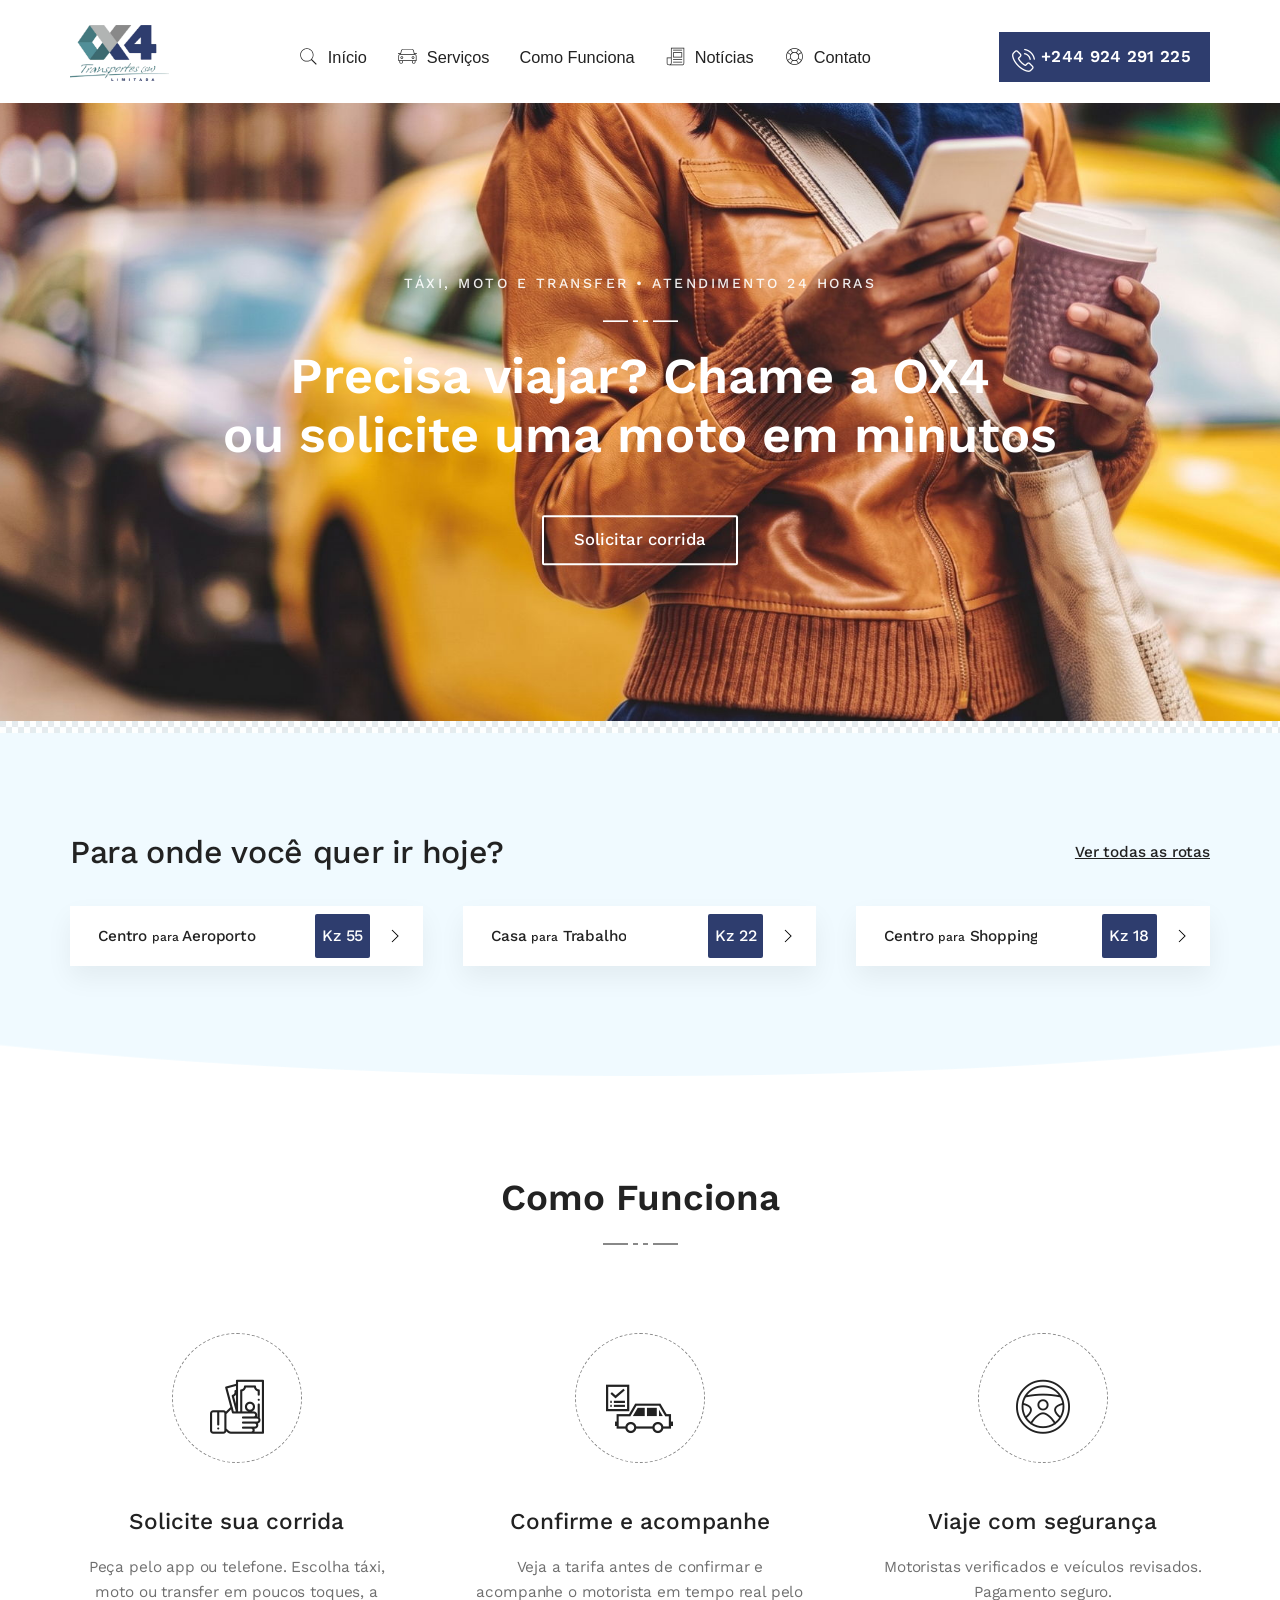
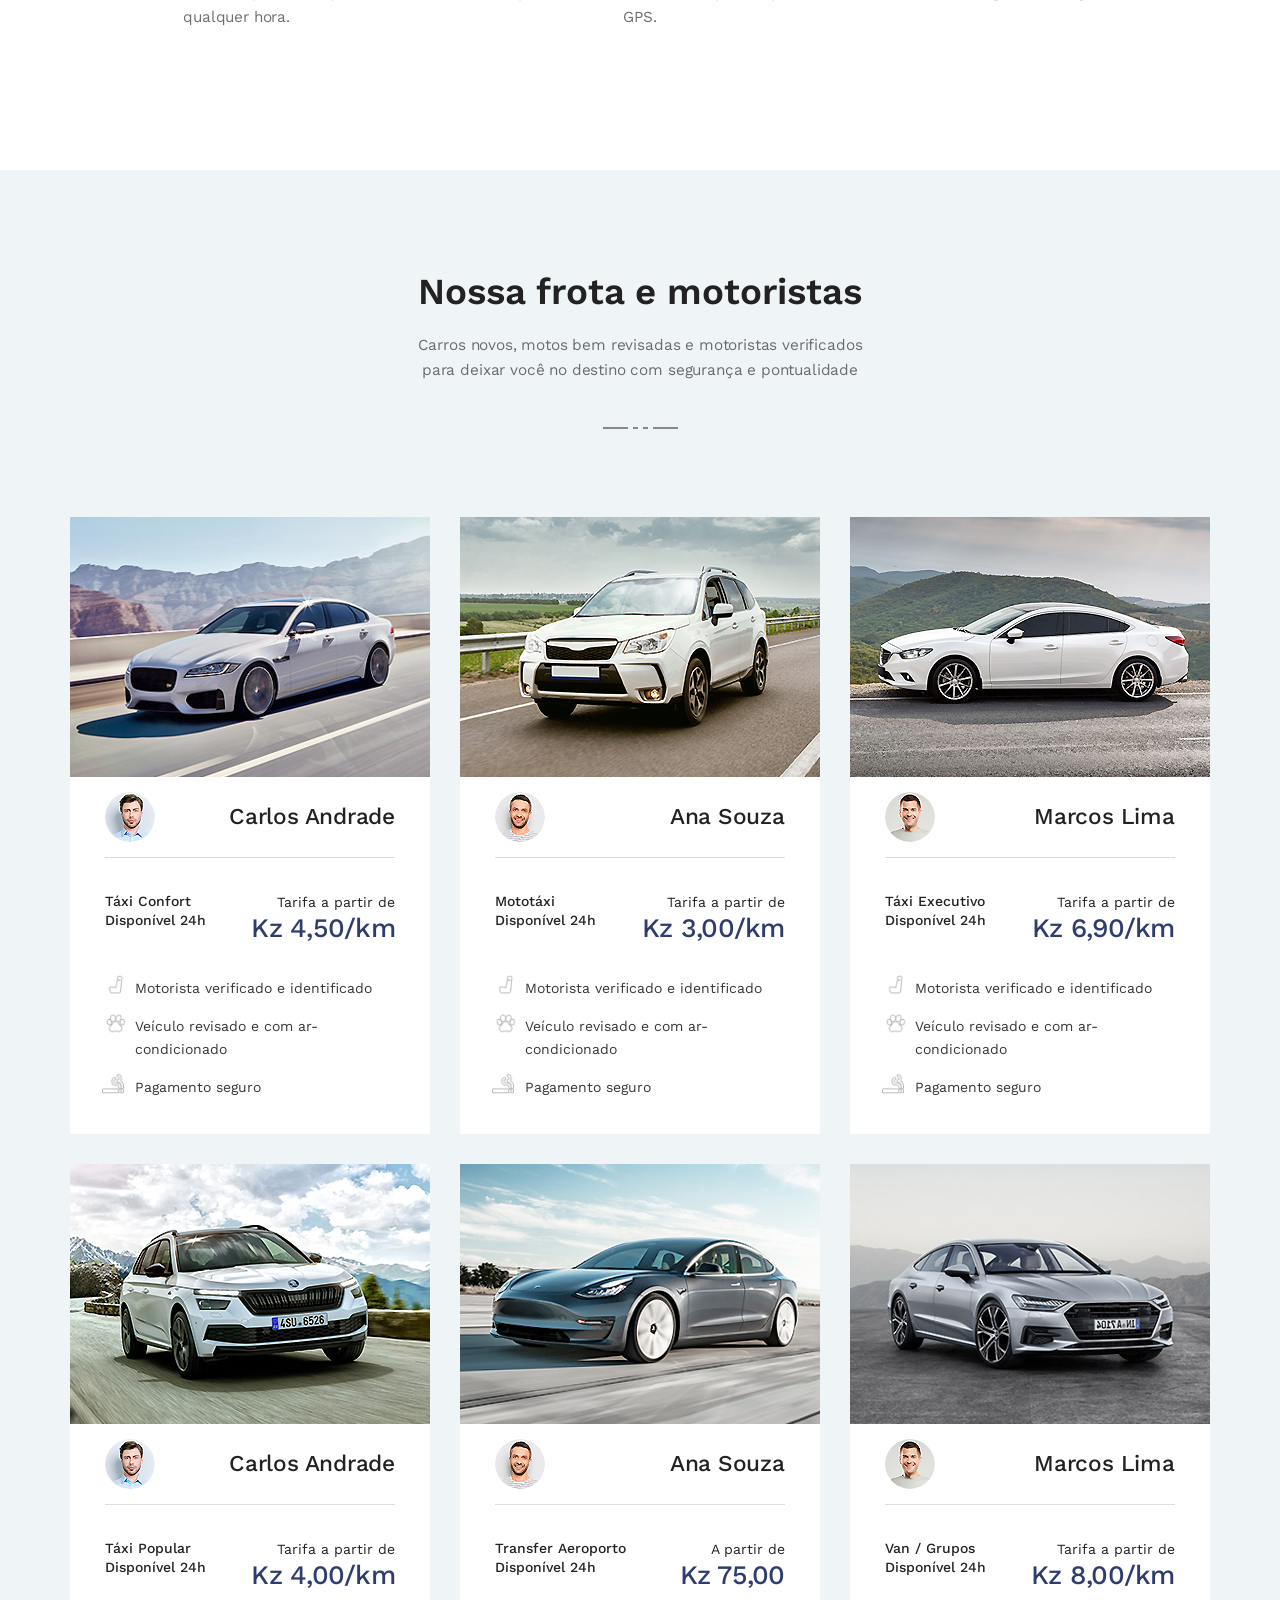
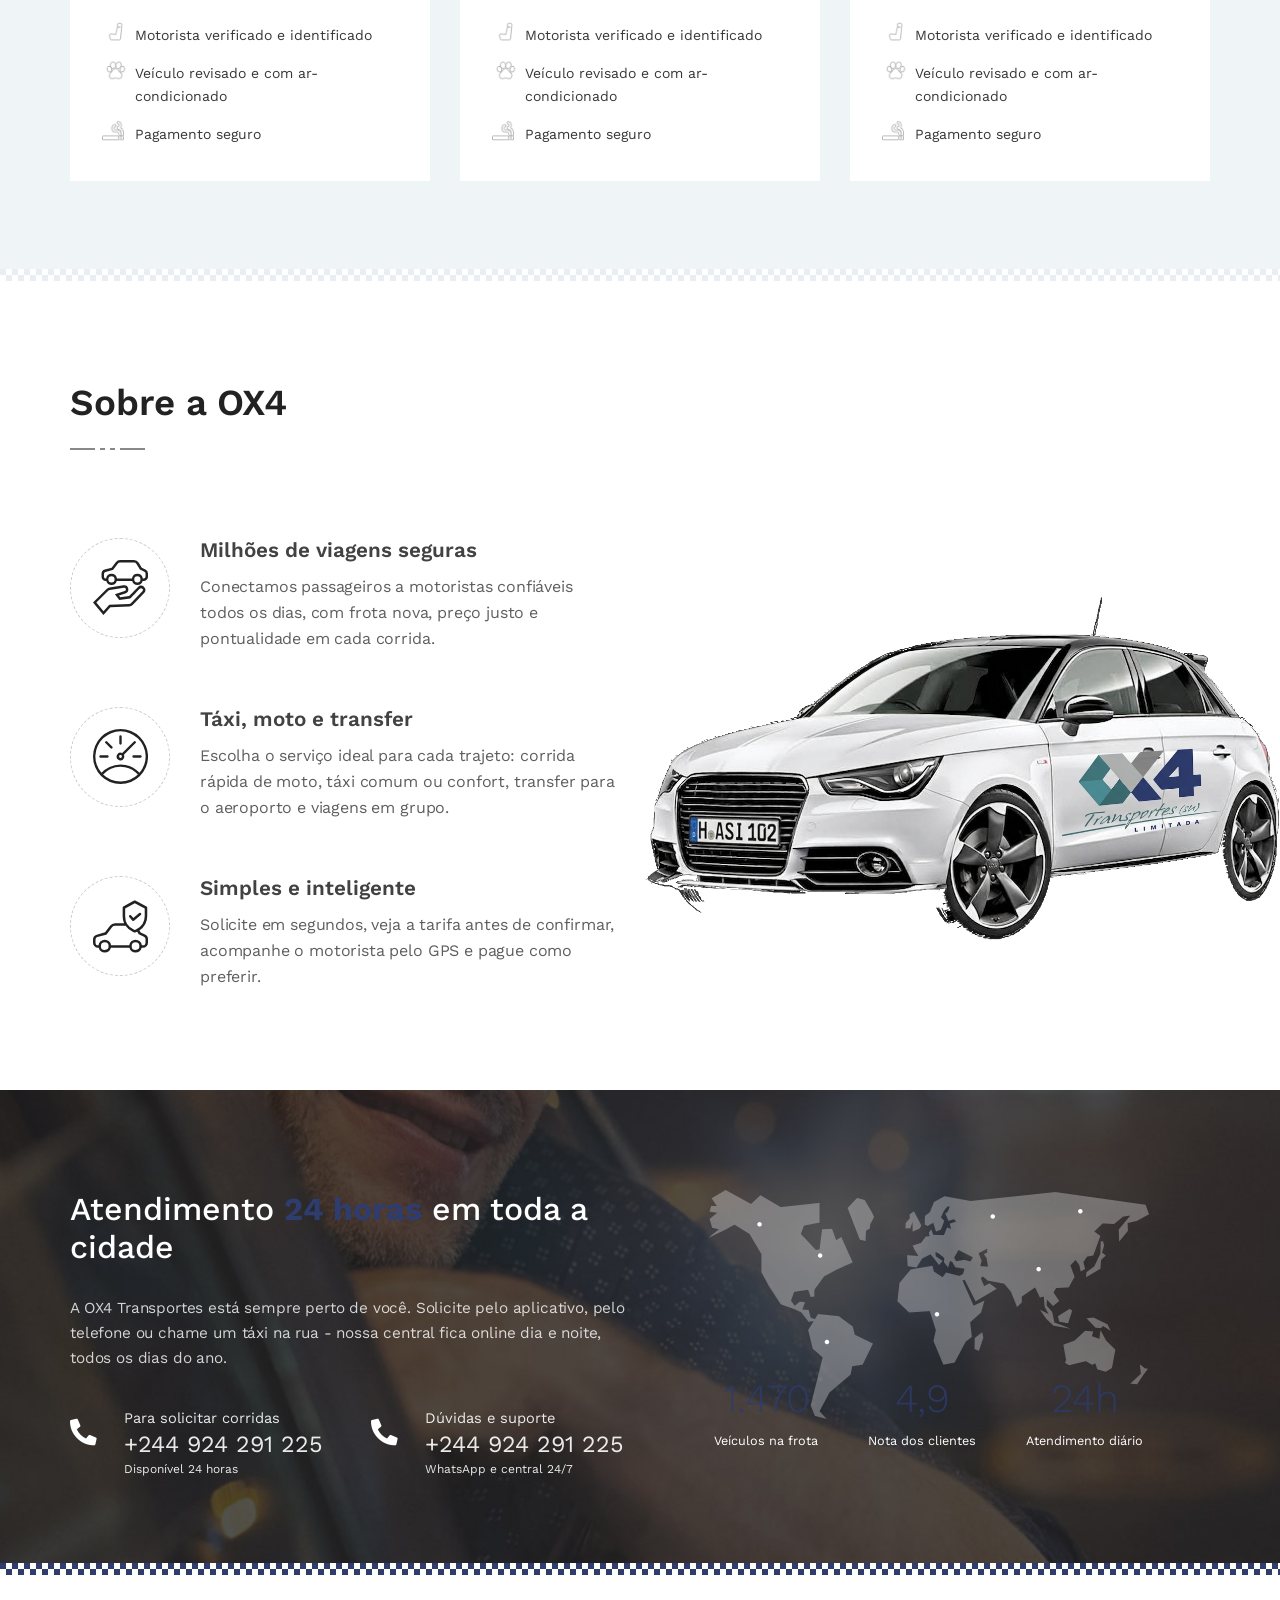
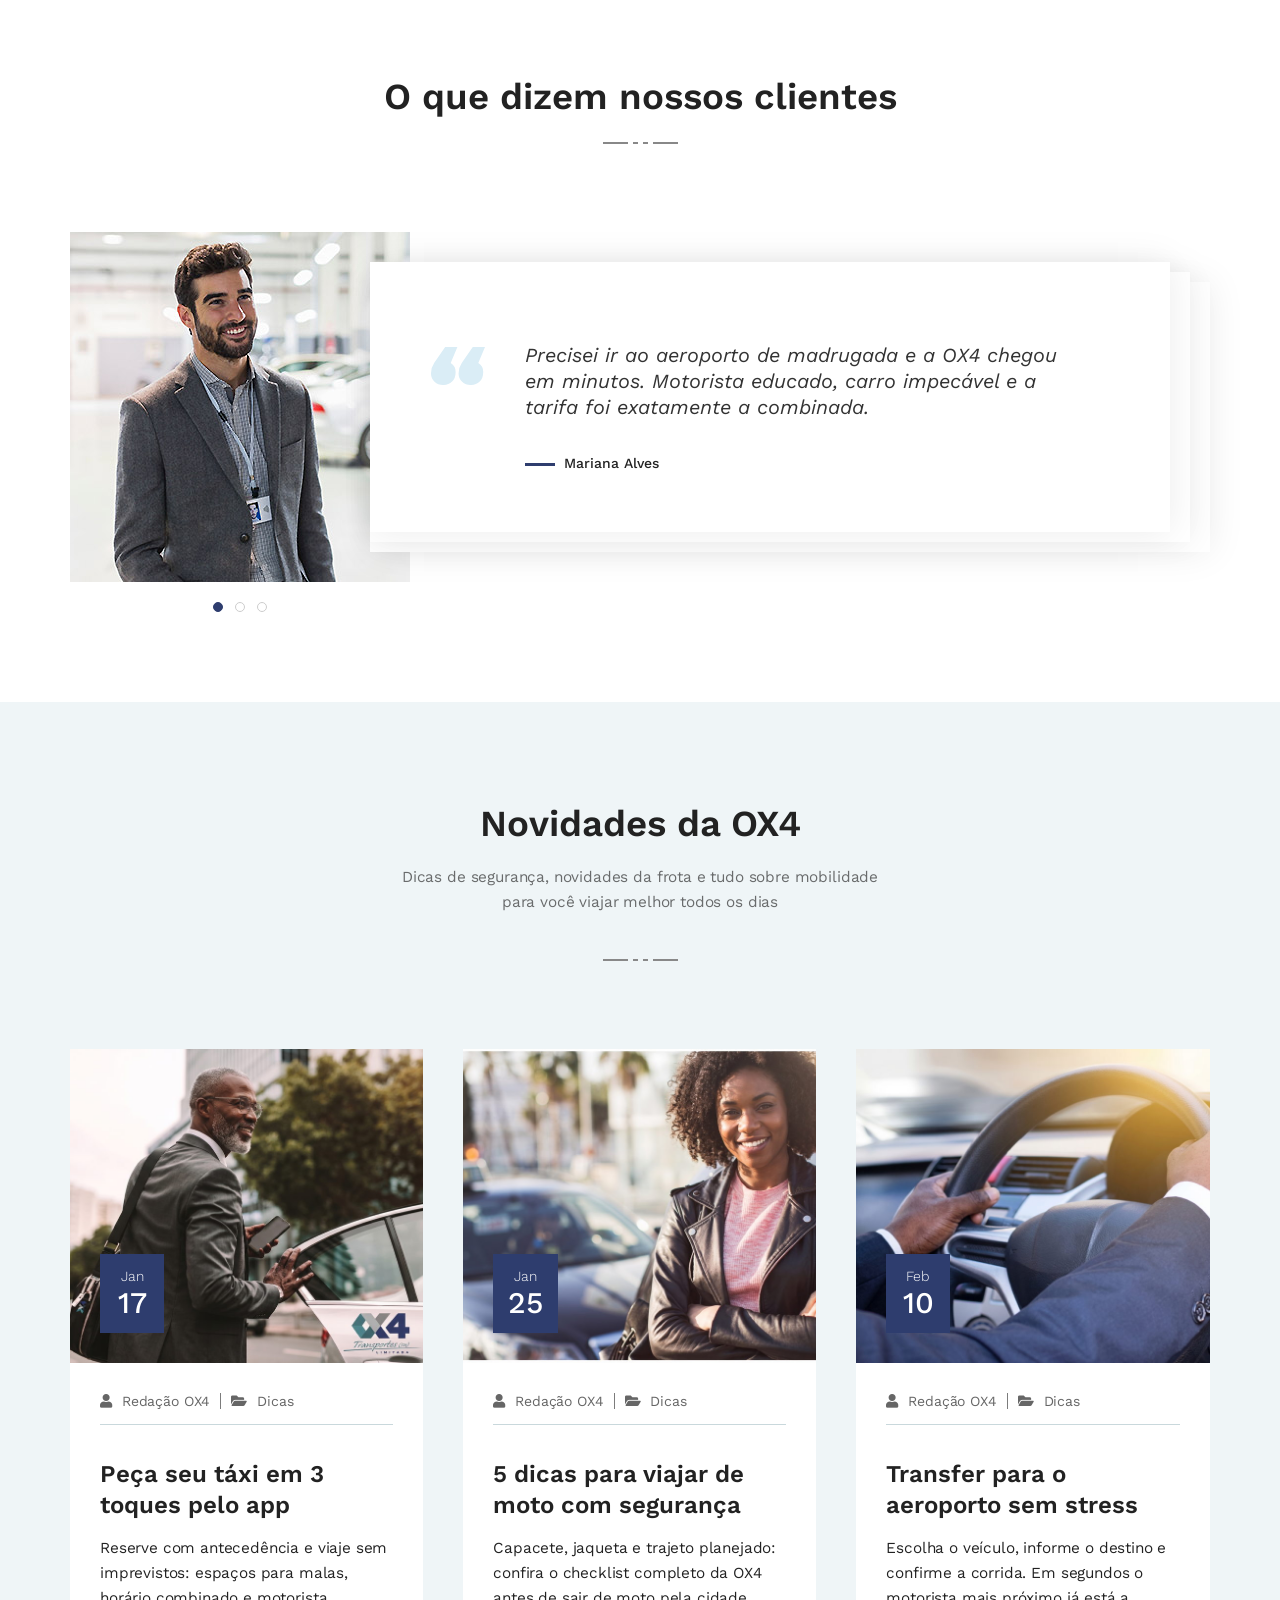
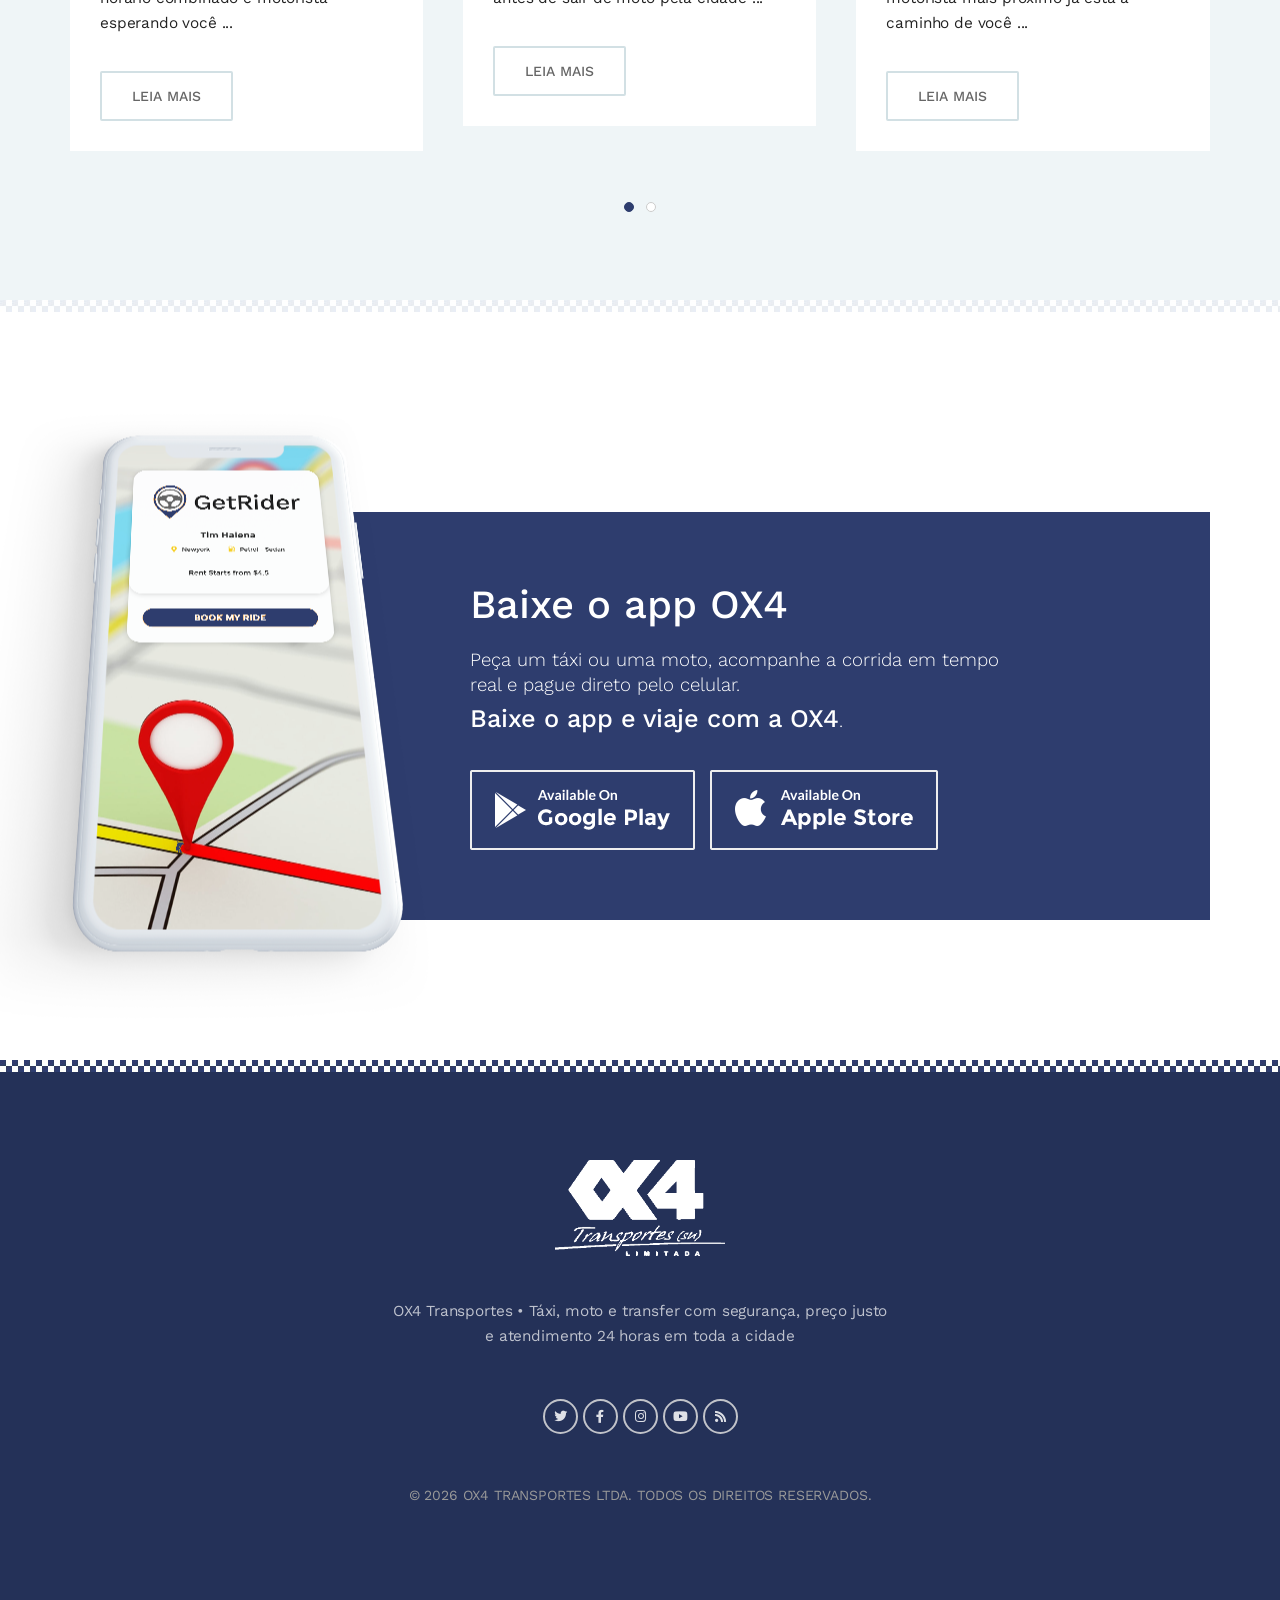
<file: getrider/index.html>
<!DOCTYPE html>
<html lang="pt-BR">

<head>
    <meta charset="utf-8">
    <title>OX4 Transportes | Táxi, Moto e Transfer</title>
    <meta content="OX4 Transportes - Táxi, Moto e Transfer" name="description">
    <meta name="viewport" content="width=device-width, initial-scale=1.0">
    <link rel="icon" type="image/png" href="assets/img/favicon.png">
    <meta content="IE=edge" http-equiv="X-UA-Compatible">
    <link rel="stylesheet" href="assets/css/uikit.min.css">
    <link rel="stylesheet" href="assets/css/all.min.css">
    <link rel="stylesheet" href="assets/css/main.css">
    <meta http-equiv="refresh" content="0; url=01_landing_page.html">
    <script>
        window.location.replace('01_landing_page.html');
    </script>
</head>

<body>
    <p>Redirecionando para <a href="01_landing_page.html">OX4 Transportes</a>...</p>
</body>

</html>
</file>
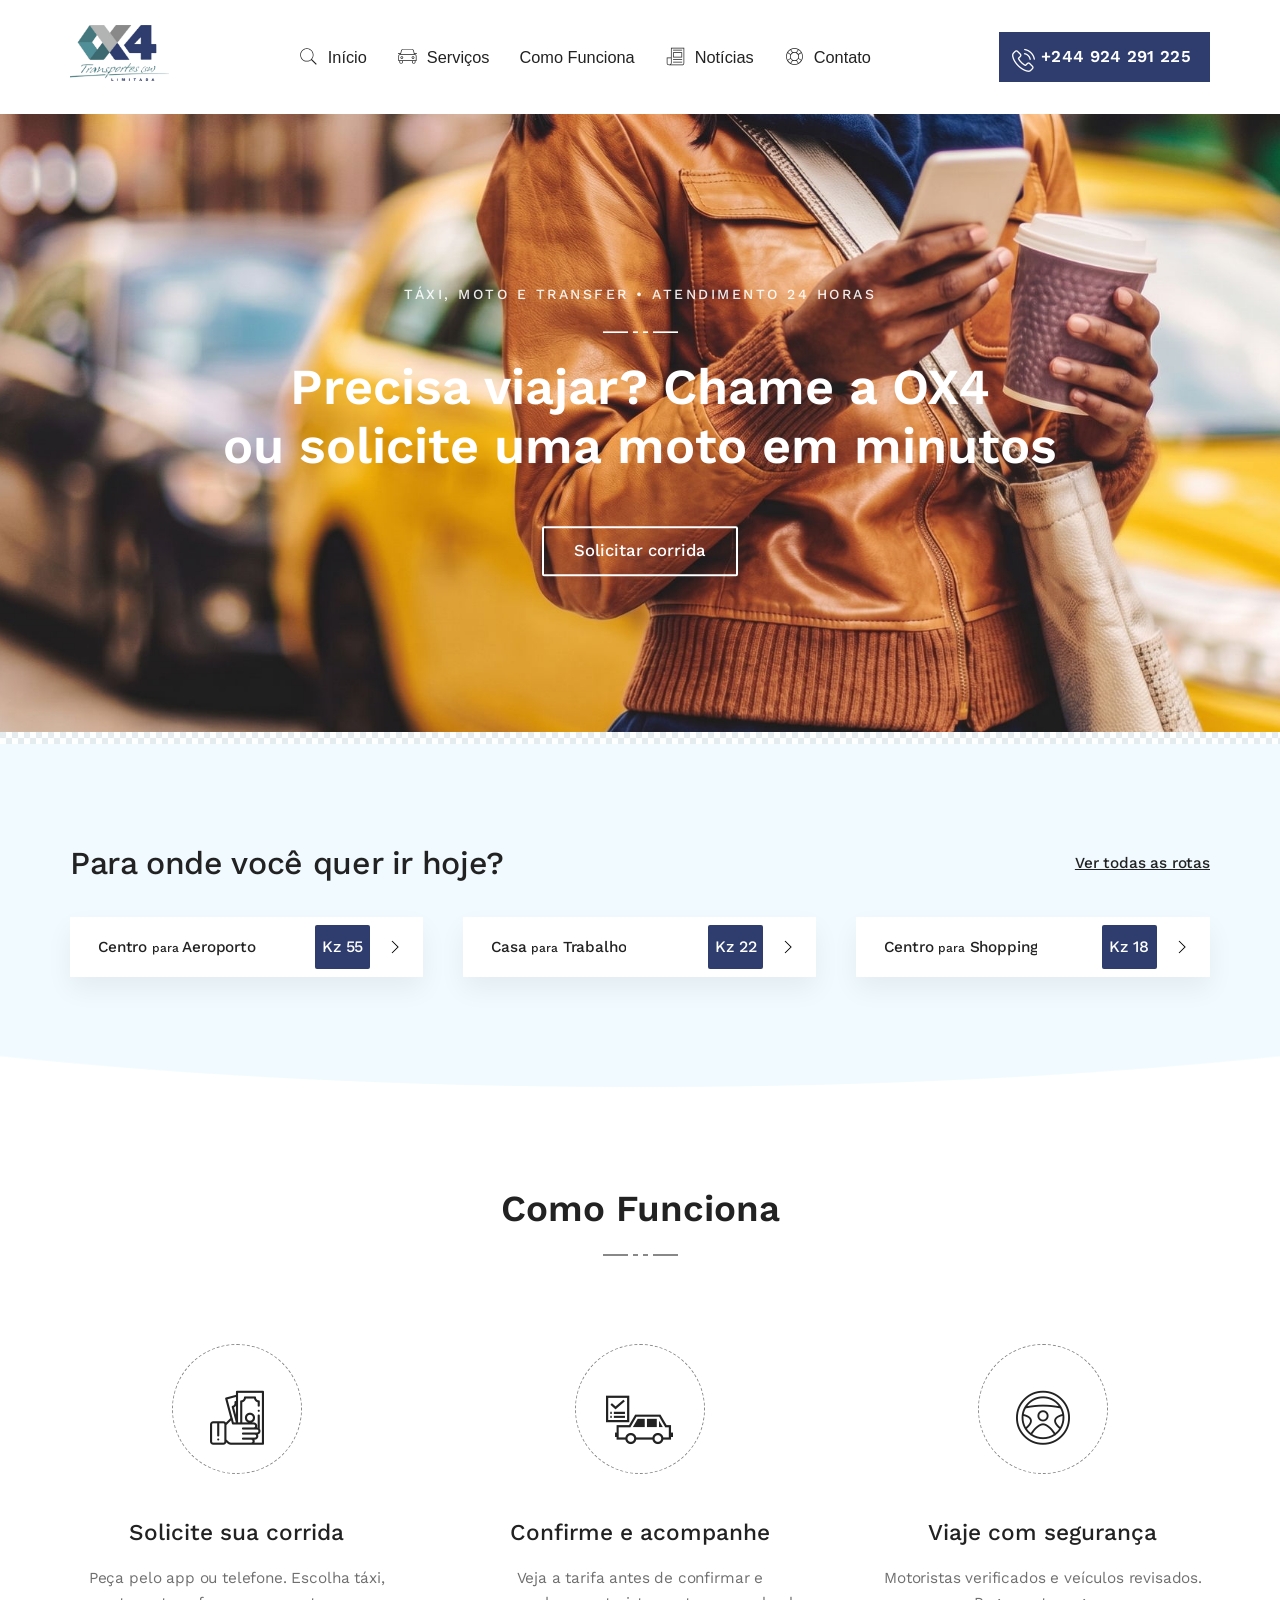
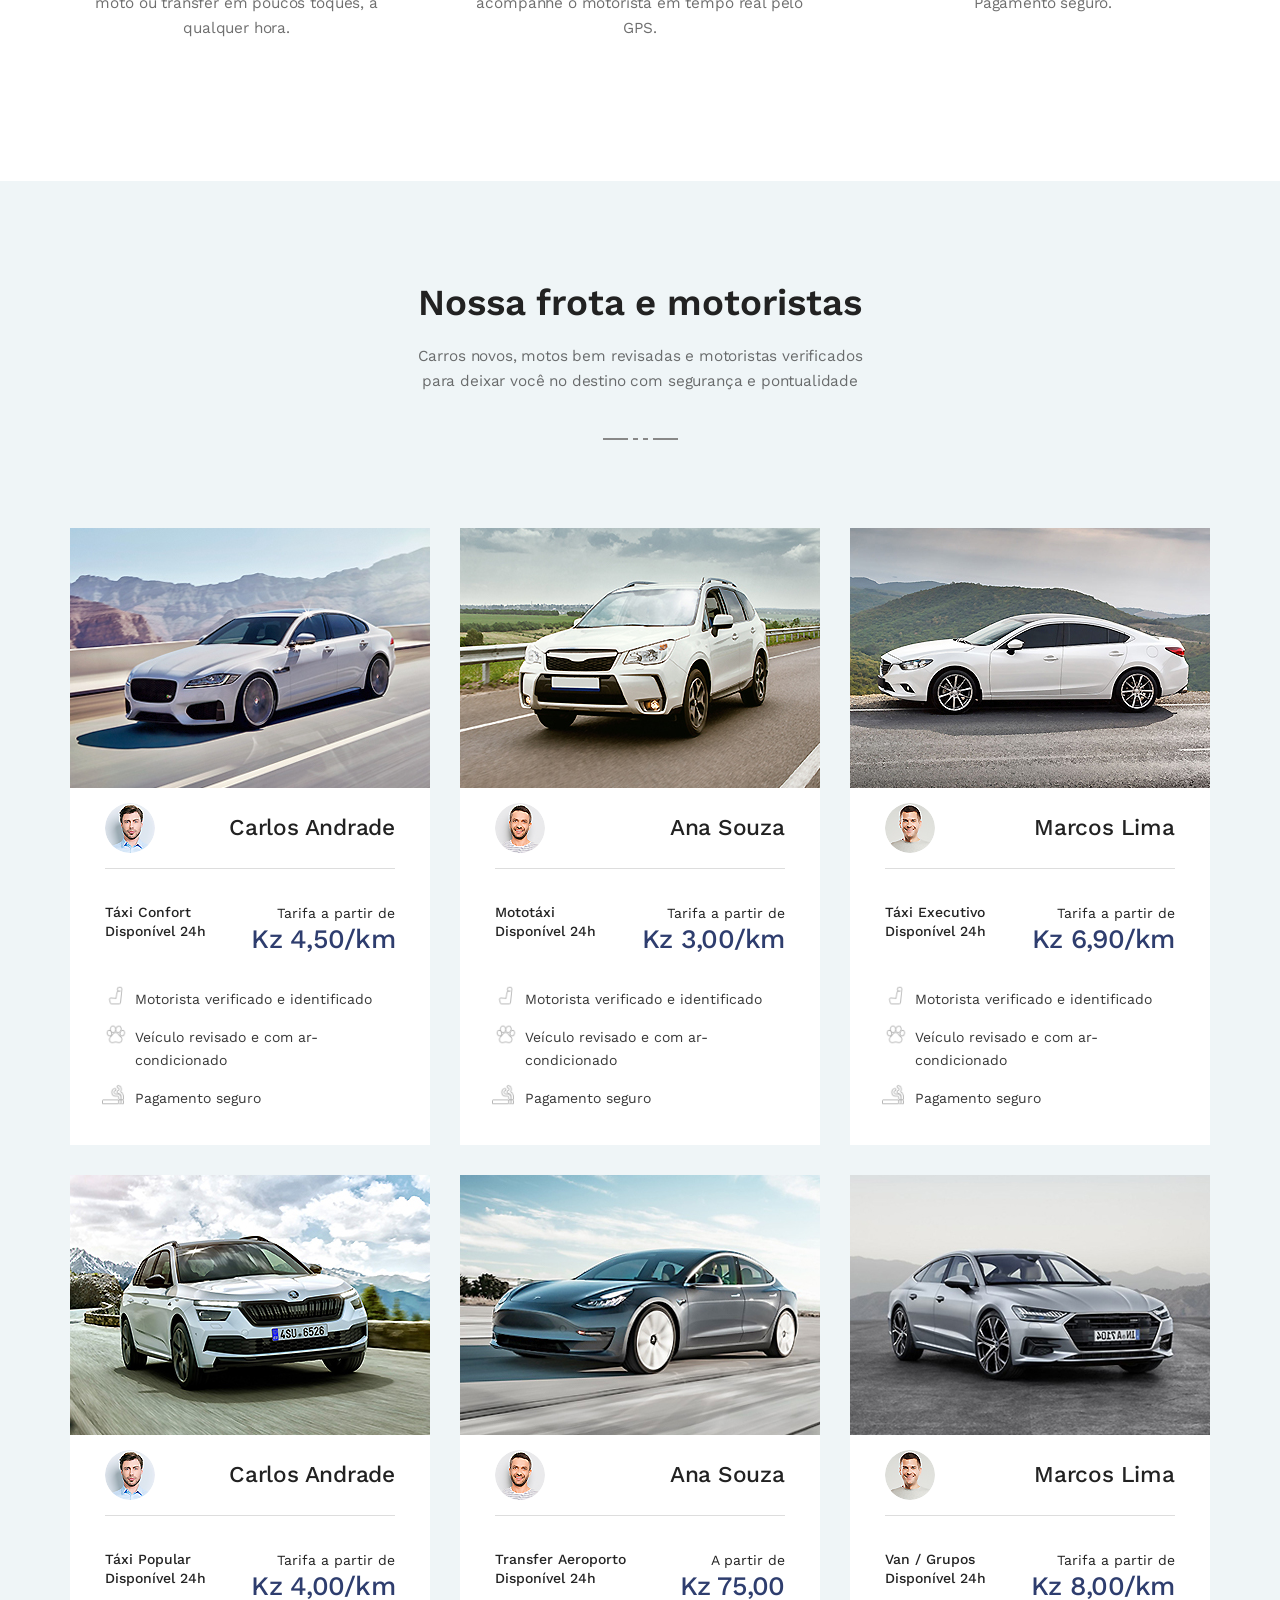
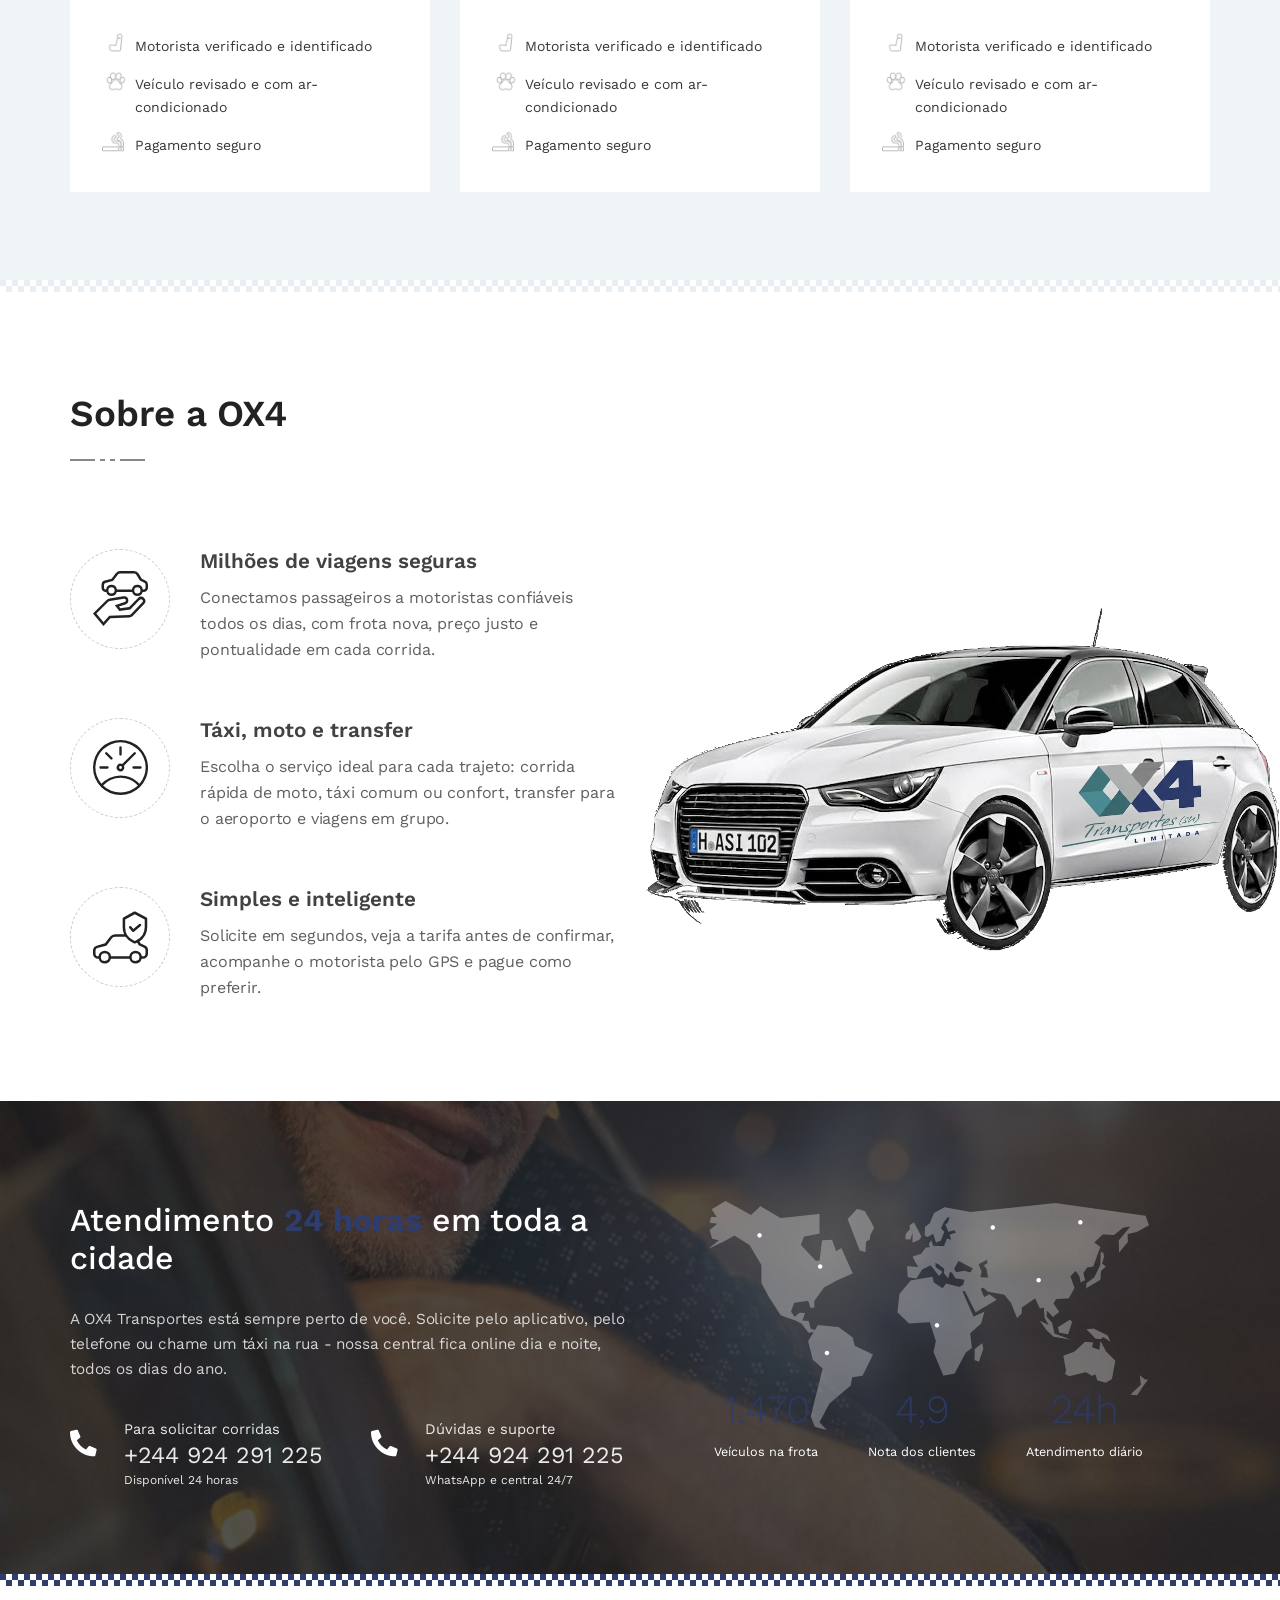
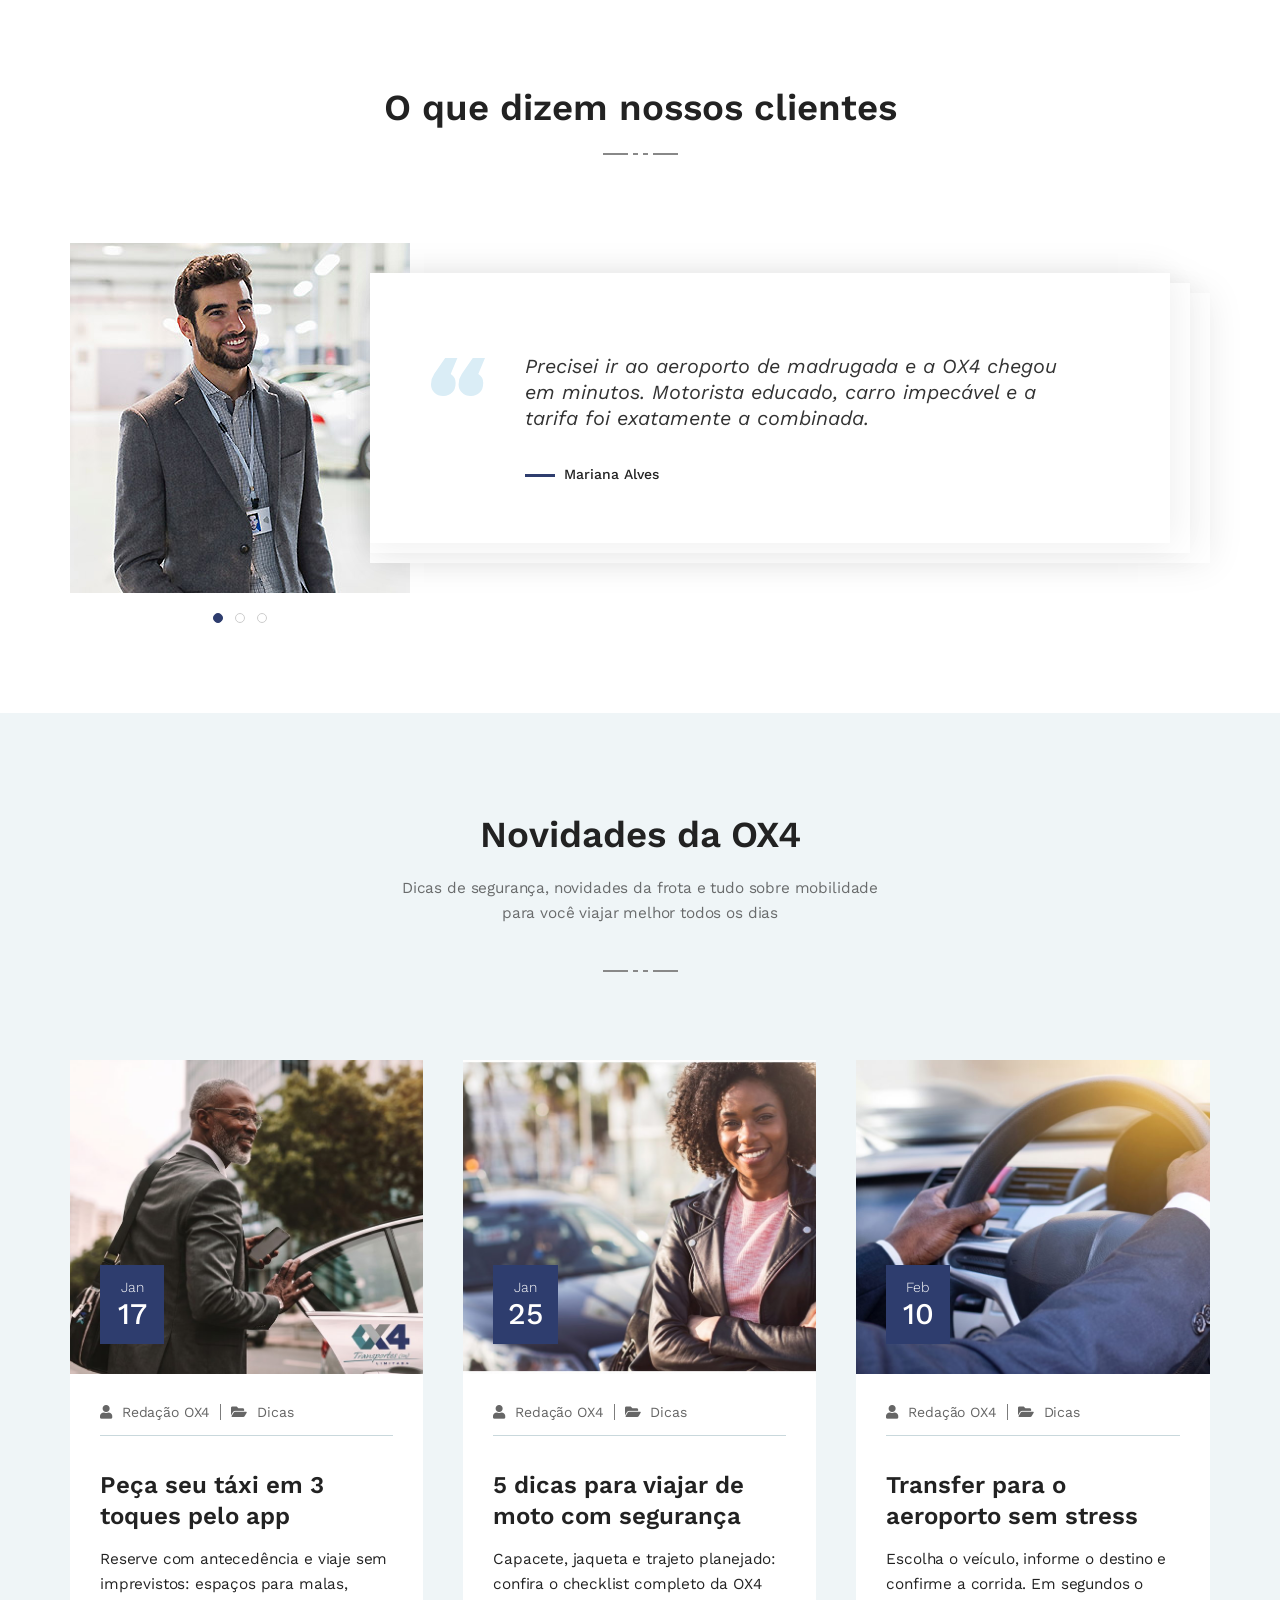
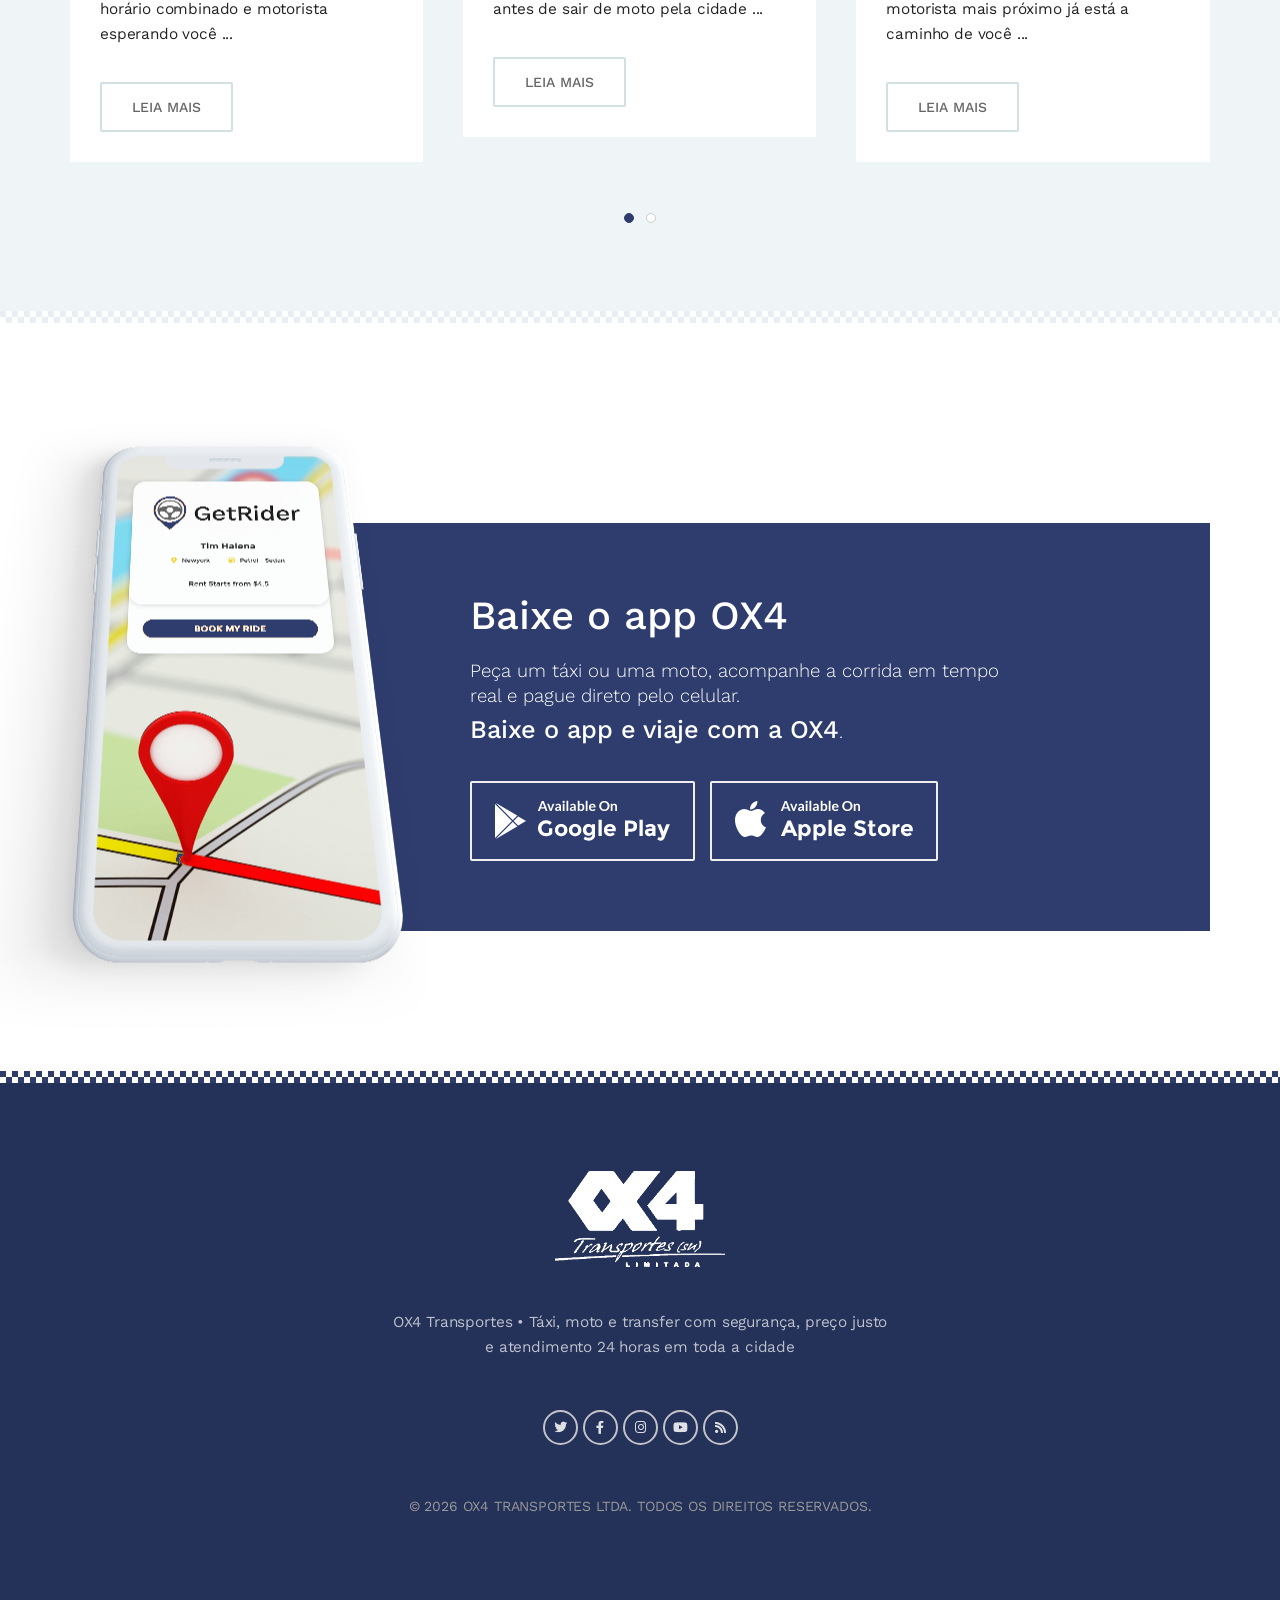
<file: getrider/01_landing_page.html>
<!DOCTYPE html>
<html lang="zxx">

<head>
    <meta charset="utf-8">
    <title>OX4 Transportes - Táxi, Moto e Transfer 24h</title>
    <meta content="Chernyh Mihail" name="author">
    <meta content="OX4 Transportes - Táxi, Moto e Transfer" name="description">
    <meta name="viewport" content="width=device-width, initial-scale=1.0">
    <link rel="icon" type="image/png" href="assets/img/favicon.png">
    <meta name="HandheldFriendly" content="true">
    <meta name="format-detection" content="telephone=no">
    <meta content="IE=edge" http-equiv="X-UA-Compatible">
    <link rel="stylesheet" href="assets/css/uikit.min.css">
    <link rel="stylesheet" href="assets/css/all.min.css">
    <link rel="stylesheet" href="assets/css/datepicker.min.css">
    <link rel="stylesheet" href="assets/css/main.css">
    <link rel="stylesheet" href="assets/fonts/flaticon/font/flaticon.css">
</head>

<body class="page-home">

    <!-- Loader-->
    <div id="page-preloader"><span class="spinner border-t_second_b border-t_prim_a"></span></div>
    <!-- Loader end-->


    <div class="page-wrapper">
        <header class="page-header">
            <div class="page-header__scroll" data-uk-sticky>
                <div class="uk-container">
                    <div class="page-header__inner">
                        <div class="page-header__logo">
                            <div class="logo"><a class="logo__link" href="index.html"><img class="logo__img" src="assets/img/logo.png" alt="OX4 Transportes"></a></div>
                        </div>
                        <div class="page-header__menu">
                            <nav class="page-nav" data-uk-navbar="">
                                <ul class="uk-navbar-nav">
                                    <li><a href="01_landing_page.html"> <img src="assets/img/search.svg" data-uk-svg alt="home">Início</a></li>
                                    <li><a href="02-search-1.html"> <img src="assets/img/car.svg" data-uk-svg alt="servicos">Serviços</a>
                                        <div class="uk-navbar-dropdown">
                                            <ul class="uk-nav uk-navbar-dropdown-nav">
                                                <li><a href="02-search-1.html">Solicitar Táxi</a></li>
                                                <li><a href="02-search-2.html">Solicitar Moto</a></li>
                                                <li><a href="02-search-3.html">Transfer e Corridas</a></li>
                                            </ul>
                                        </div>
                                    </li>
                                    <li> <a href="01_landing_page.html#como-funciona">Como Funciona</a></li>
                                    <li><a href="03_blog-1.html"> <img src="assets/img/news-paper.svg" data-uk-svg alt="news-paper">Notícias</a>
                                        <div class="uk-navbar-dropdown">
                                            <ul class="uk-nav uk-navbar-dropdown-nav">
                                                <li><a href="03_blog-1.html">Lista de notícias</a></li>
                                                <li><a href="04_blog-2.html">Grade de notícias</a></li>
                                                <li><a href="05_blog-post.html">Matéria</a></li>
                                            </ul>
                                        </div>
                                    </li>
                                    <li> <a href="06_contact.html"> <img src="assets/img/help2.svg" data-uk-svg alt="help2">Contato</a></li>
                                </ul>
                            </nav>
                        </div>
                        <div class="page-header__phone"><a class="uk-button uk-button-danger" href="tel:+244924291225"> <i class="flaticon-phone-call"></i><span>+244 924 291 225</span></a></div>
                        <div class="page-header__btn"> <a class="uk-button uk-button-danger" href="01_landing_page.html#offcanvas" data-uk-toggle data-uk-icon="menu"></a></div>
                    </div>
                </div>
            </div>
        </header>
        <main class="page-main">
            <div class="section-banner">
                <div class="section-banner__bg">
                    <div class="uk-cover-container"><img src="assets/img/img-banner.jpg" alt="img-banner" data-uk-cover><canvas class="slide-canvas"></canvas></div>
                </div>
                <div class="section-banner__content uk-text-center">
                    <div class="uk-overlay uk-position-center-left uk-width-1-1">
                        <div class="uk-container uk-width-1-1">
                            <div class="section-banner__title"><span>Táxi, moto e transfer &bull; Atendimento 24 horas</span>
                                <h1 class="decor-top">Precisa viajar? Chame a OX4<br> ou solicite uma moto em minutos</h1>
                            </div>
                            <div class="section-banner__btn"> <a class="uk-button uk-button-default" href="02-search-1.html">Solicitar corrida</a></div>
                        </div>
                    </div>
                </div>
            </div>
            <div class="section-popular-places" id="welcome">
                <div class="uk-container">
                    <div class="popular-places">
                        <div class="popular-places__head">
                            <div class="popular-places__title">Para onde você quer ir hoje?</div>
                            <div class="popular-places__more"> <a href="02-search-3.html">Ver todas as rotas </a></div>
                        </div>
                        <div class="popular-places__body">
                            <div class="uk-grid uk-child-width-1-3@m" data-uk-grid>
                                <div>
                                    <div class="popular-places-item"><a class="popular-places-item__link" href="02-search-1.html"><span class="popular-places-item__title">Centro <small>para</small> Aeroporto</span><span class="popular-places-item__price">Kz 55</span><span data-uk-icon="chevron-right"></span></a></div>
                                </div>
                                <div>
                                    <div class="popular-places-item"><a class="popular-places-item__link" href="02-search-2.html"><span class="popular-places-item__title">Casa <small>para</small> Trabalho</span><span class="popular-places-item__price">Kz 22</span><span data-uk-icon="chevron-right"></span></a></div>
                                </div>
                                <div>
                                    <div class="popular-places-item"><a class="popular-places-item__link" href="02-search-3.html"><span class="popular-places-item__title">Centro <small>para</small> Shopping</span><span class="popular-places-item__price">Kz 18</span><span data-uk-icon="chevron-right"></span></a></div>
                                </div>
                            </div>
                        </div>
                    </div>
                </div>
            </div>
            <div class="section-steps" id="como-funciona">
                <div class="uk-section uk-container">
                    <div class="section-title uk-text-center">
                        <div class="uk-h2">Como Funciona</div>
                    </div>
                    <div class="section-content">
                        <div data-uk-slider="finite: true">
                            <div class="uk-position-relative" tabindex="-1">
                                <ul class="uk-grid uk-grid-large uk-child-width-1-1 uk-child-width-1-2@s uk-child-width-1-3@m">
                                    <li>
                                        <div class="step-item">
                                            <div class="step-item__icon">
                                                <div class="step-item__icon-box"><i class="flaticon-money"></i></div>
                                            </div>
                                            <div class="step-item__title">Solicite sua corrida</div>
                                            <div class="step-item__text">Peça pelo app ou telefone. Escolha táxi, moto ou transfer em poucos toques, a qualquer hora.</div>
                                        </div>
                                    </li>
                                    <li>
                                        <div class="step-item">
                                            <div class="step-item__icon">
                                                <div class="step-item__icon-box"><i class="flaticon-car-repair-check-list"></i></div>
                                            </div>
                                            <div class="step-item__title">Confirme e acompanhe</div>
                                            <div class="step-item__text">Veja a tarifa antes de confirmar e acompanhe o motorista em tempo real pelo GPS.</div>
                                        </div>
                                    </li>
                                    <li>
                                        <div class="step-item">
                                            <div class="step-item__icon">
                                                <div class="step-item__icon-box"><i class="flaticon-car"></i></div>
                                            </div>
                                            <div class="step-item__title">Viaje com segurança</div>
                                            <div class="step-item__text">Motoristas verificados e veículos revisados. Pagamento seguro.</div>
                                        </div>
                                    </li>
                                </ul>
                            </div>
                            <ul class="uk-slider-nav uk-dotnav uk-flex-center uk-margin-medium-top"></ul>
                        </div>
                    </div>
                </div>
            </div>
            <div class="section-best-drivers" id="frota">
                <div class="uk-background-muted">
                    <div class="uk-section uk-container">
                        <div class="section-title uk-text-center">
                            <div class="uk-h2">Nossa frota e motoristas</div>
                            <p>Carros novos, motos bem revisadas e motoristas verificados<br> para deixar você no destino com segurança e pontualidade</p>
                        </div>
                        <div class="section-content">
                            <div class="uk-grid uk-grid-medium uk-child-width-1-2@s uk-child-width-1-3@m" data-uk-grid>
                                <div>
                                    <div class="driver-card">
                                        <div class="driver-card__media"><img src="assets/img/car-1.jpg" alt="car"></div>
                                        <div class="driver-card__body">
                                            <div class="driver-card__user"> <img src="assets/img/driver-1.png" alt="motorista">
                                                <span>Carlos Andrade</span>


                                            </div>
                                            <div class="driver-card__info">
                                                <div class="driver-card__date">Táxi Confort<br> Disponível 24h</div>
                                                <div class="driver-card__price">Tarifa a partir de <b>Kz 4,50/km</b></div>
                                            </div>
                                            <div class="driver-card__services">
                                                <ul>
                                                    <li><img src="assets/img/driver-service-1.png" alt="servico"><span>Motorista verificado e identificado</span></li>
                                                    <li><img src="assets/img/driver-service-2.png" alt="servico"><span>Veículo revisado e com ar-condicionado</span></li>
                                                    <li><img src="assets/img/driver-service-3.png" alt="servico"><span>Pagamento seguro</span></li>
                                                </ul>
                                            </div>
                                        </div>
                                    </div>
                                </div>
                                <div>
                                    <div class="driver-card">
                                        <div class="driver-card__media"><img src="assets/img/car-2.jpg" alt="car"></div>
                                        <div class="driver-card__body">
                                            <div class="driver-card__user"> <img src="assets/img/driver-2.png" alt="motorista"><span>Ana Souza</span></div>
                                            <div class="driver-card__info">
                                                <div class="driver-card__date">Mototáxi<br> Disponível 24h</div>
                                                <div class="driver-card__price">Tarifa a partir de <b>Kz 3,00/km</b></div>
                                            </div>
                                            <div class="driver-card__services">
                                                <ul>
                                                    <li><img src="assets/img/driver-service-1.png" alt="servico"><span>Motorista verificado e identificado</span></li>
                                                    <li><img src="assets/img/driver-service-2.png" alt="servico"><span>Veículo revisado e com ar-condicionado</span></li>
                                                    <li><img src="assets/img/driver-service-3.png" alt="servico"><span>Pagamento seguro</span></li>
                                                </ul>
                                            </div>
                                        </div>
                                    </div>
                                </div>
                                <div>
                                    <div class="driver-card">
                                        <div class="driver-card__media"><img src="assets/img/car-3.jpg" alt="car"></div>
                                        <div class="driver-card__body">
                                            <div class="driver-card__user"> <img src="assets/img/driver-3.png" alt="motorista"><span>Marcos Lima</span></div>
                                            <div class="driver-card__info">
                                                <div class="driver-card__date">Táxi Executivo<br> Disponível 24h</div>
                                                <div class="driver-card__price">Tarifa a partir de <b>Kz 6,90/km</b></div>
                                            </div>
                                            <div class="driver-card__services">
                                                <ul>
                                                    <li><img src="assets/img/driver-service-1.png" alt="servico"><span>Motorista verificado e identificado</span></li>
                                                    <li><img src="assets/img/driver-service-2.png" alt="servico"><span>Veículo revisado e com ar-condicionado</span></li>
                                                    <li><img src="assets/img/driver-service-3.png" alt="servico"><span>Pagamento seguro</span></li>
                                                </ul>
                                            </div>
                                        </div>
                                    </div>
                                </div>
                                <div>
                                    <div class="driver-card">
                                        <div class="driver-card__media"><img src="assets/img/car-4.jpg" alt="car"></div>
                                        <div class="driver-card__body">
                                            <div class="driver-card__user"> <img src="assets/img/driver-1.png" alt="driver-pic"><span>Carlos Andrade</span></div>
                                            <div class="driver-card__info">
                                                <div class="driver-card__date">Táxi Popular<br> Disponível 24h</div>
                                                <div class="driver-card__price">Tarifa a partir de <b>Kz 4,00/km</b></div>
                                            </div>
                                            <div class="driver-card__services">
                                                <ul>
                                                    <li><img src="assets/img/driver-service-1.png" alt="servico"><span>Motorista verificado e identificado</span></li>
                                                    <li><img src="assets/img/driver-service-2.png" alt="servico"><span>Veículo revisado e com ar-condicionado</span></li>
                                                    <li><img src="assets/img/driver-service-3.png" alt="servico"><span>Pagamento seguro</span></li>
                                                </ul>
                                            </div>
                                        </div>
                                    </div>
                                </div>
                                <div>
                                    <div class="driver-card">
                                        <div class="driver-card__media"><img src="assets/img/car-5.jpg" alt="car"></div>
                                        <div class="driver-card__body">
                                            <div class="driver-card__user"> <img src="assets/img/driver-2.png" alt="motorista"><span>Ana Souza</span></div>
                                            <div class="driver-card__info">
                                                <div class="driver-card__date">Transfer Aeroporto<br> Disponível 24h</div>
                                                <div class="driver-card__price">A partir de <b>Kz 75,00</b></div>
                                            </div>
                                            <div class="driver-card__services">
                                                <ul>
                                                    <li><img src="assets/img/driver-service-1.png" alt="servico"><span>Motorista verificado e identificado</span></li>
                                                    <li><img src="assets/img/driver-service-2.png" alt="servico"><span>Veículo revisado e com ar-condicionado</span></li>
                                                    <li><img src="assets/img/driver-service-3.png" alt="servico"><span>Pagamento seguro</span></li>
                                                </ul>
                                            </div>
                                        </div>
                                    </div>
                                </div>
                                <div>
                                    <div class="driver-card">
                                        <div class="driver-card__media"><img src="assets/img/car-6.jpg" alt="car"></div>
                                        <div class="driver-card__body">
                                            <div class="driver-card__user"> <img src="assets/img/driver-3.png" alt="motorista"><span>Marcos Lima</span></div>
                                            <div class="driver-card__info">
                                                <div class="driver-card__date">Van / Grupos<br> Disponível 24h</div>
                                                <div class="driver-card__price">Tarifa a partir de <b>Kz 8,00/km</b></div>
                                            </div>
                                            <div class="driver-card__services">
                                                <ul>
                                                    <li><img src="assets/img/driver-service-1.png" alt="servico"><span>Motorista verificado e identificado</span></li>
                                                    <li><img src="assets/img/driver-service-2.png" alt="servico"><span>Veículo revisado e com ar-condicionado</span></li>
                                                    <li><img src="assets/img/driver-service-3.png" alt="servico"><span>Pagamento seguro</span></li>
                                                </ul>
                                            </div>
                                        </div>
                                    </div>
                                </div>
                            </div>
                        </div>
                    </div>
                </div>
            </div>
            <div class="section-about">
                <div class="section-about__img"><img src="assets/img/img-car.png" alt=""></div>
                <div class="uk-section uk-container">
                    <div class="uk-grid uk-child-width-1-2@m" data-uk-grid>
                        <div>
                            <div class="section-title">
                                <div class="uk-h2">Sobre a OX4</div>
                            </div>
                            <div class="section-content">
                                <ul class="about-list">
                                    <li>
                                        <div class="about-list-item">
                                            <div class="about-list-item__icon"><img src="assets/img/about-1.svg" alt="ico-about" data-uk-svg></div>
                                            <div class="about-list-item__desc">
                                                <div class="about-list-item__title">Milhões de viagens seguras</div>
                                                <div class="about-list-item__desc">Conectamos passageiros a motoristas confiáveis todos os dias, com frota nova, preço justo e pontualidade em cada corrida.</div>
                                            </div>
                                        </div>
                                    </li>
                                    <li>
                                        <div class="about-list-item">
                                            <div class="about-list-item__icon"><img src="assets/img/about-2.svg" alt="ico-about" data-uk-svg></div>
                                            <div class="about-list-item__desc">
                                                <div class="about-list-item__title">Táxi, moto e transfer</div>
                                                <div class="about-list-item__desc">Escolha o serviço ideal para cada trajeto: corrida rápida de moto, táxi comum ou confort, transfer para o aeroporto e viagens em grupo.</div>
                                            </div>
                                        </div>
                                    </li>
                                    <li>
                                        <div class="about-list-item">
                                            <div class="about-list-item__icon"><img src="assets/img/about-3.svg" alt="ico-about" data-uk-svg></div>
                                            <div class="about-list-item__desc">
                                                <div class="about-list-item__title">Simples e inteligente</div>
                                                <div class="about-list-item__desc">Solicite em segundos, veja a tarifa antes de confirmar, acompanhe o motorista pelo GPS e pague como preferir.</div>
                                            </div>
                                        </div>
                                    </li>
                                </ul>
                            </div>
                        </div>
                        <div class="uk-visible@m"></div>
                    </div>
                </div>
            </div>
            <div class="section-location">
                <div class="uk-section uk-container">
                    <div class="location">
                        <div class="uk-grid uk-grid-small uk-child-width-1-2@m" data-uk-grid>
                            <div>
                                <div class="location__title">Atendimento <b>24 horas</b> em toda a cidade</div>
                                <div class="location__text">A OX4 Transportes está sempre perto de você. Solicite pelo aplicativo, pelo telefone ou chame um táxi na rua - nossa central fica online dia e noite, todos os dias do ano.</div>
                                <div class="uk-grid uk-child-width-1-2" data-uk-grid>
                                    <div>
                                        <div class="location-contact-item">
                                            <div class="location-contact-item__icon"><i class="fas fa-phone-alt"></i></div>
                                            <div class="location-contact-item__desc">
                                                <div class="location-contact-item__title">Para solicitar corridas</div>
                                                <div class="location-contact-item__phone"><a href="tel:+244924291225">+244 924 291 225</a></div>
                                                <div class="location-contact-item__time">Disponível 24 horas</div>
                                            </div>
                                        </div>
                                    </div>
                                    <div>
                                        <div class="location-contact-item">
                                            <div class="location-contact-item__icon"><i class="fas fa-phone-alt"></i></div>
                                            <div class="location-contact-item__desc">
                                                <div class="location-contact-item__title">Dúvidas e suporte</div>
                                                <div class="location-contact-item__phone"><a href="tel:+244924291225">+244 924 291 225</a></div>
                                                <div class="location-contact-item__time">WhatsApp e central 24/7</div>
                                            </div>
                                        </div>
                                    </div>
                                </div>
                            </div>
                            <div>
                                <div class="location__map"><img class="location__img" src="assets/img/img-location-map.png" alt="img-location-map">
                                    <ul class="location__numbers">
                                        <li><span>1.470</span><span>Veículos na frota</span></li>
                                        <li><span>4,9</span><span>Nota dos clientes</span></li>
                                        <li><span>24h</span><span>Atendimento diário</span></li>
                                    </ul>
                                </div>
                            </div>
                        </div>
                    </div>
                </div>
            </div>
            <div class="section-reviews">
                <div class="uk-section uk-container">
                    <div class="section-title uk-text-center">
                        <div class="uk-h2">O que dizem nossos clientes</div>
                    </div>
                    <div class="section-content">
                        <div class="reviews-slider">
                            <div data-uk-slideshow="max-height: 270; min-height: 250; animation: scale">
                                <div class="reviews-slider__users">
                                    <ul>
                                        <li class="uk-animation-scale-up" data-uk-slideshow-item="0"><img class="uk-width-1-1" src="assets/img/img-reviews.jpg" alt="img-reviews"></li>
                                        <li class="uk-animation-scale-up" data-uk-slideshow-item="1"><img class="uk-width-1-1" src="assets/img/img-reviews.jpg" alt="img-reviews"></li>
                                        <li class="uk-animation-scale-up" data-uk-slideshow-item="2"><img class="uk-width-1-1" src="assets/img/img-reviews.jpg" alt="img-reviews"></li>
                                    </ul>
                                </div>
                                <div class="reviews-slider__content">
                                    <div class="reviews-slider__box">
                                        <ul class="uk-slideshow-items">
                                            <li>
                                                <div class="reviews-slider-item">
                                                    <div class="reviews-slider-item__text">Precisei ir ao aeroporto de madrugada e a OX4 chegou em minutos. Motorista educado, carro impecável e a tarifa foi exatamente a combinada.</div>
                                                    <div class="reviews-slider-item__user">Mariana Alves</div>
                                                </div>
                                            </li>
                                            <li>
                                                <div class="reviews-slider-item">
                                                    <div class="reviews-slider-item__text">Uso o mototáxi da OX4 quase todo dia para o trabalho. Rápido, seguro e com pagamento pelo app. Recomendo para quem tem pressa.</div>
                                                    <div class="reviews-slider-item__user">Rafael Prado</div>
                                                </div>
                                            </li>
                                            <li>
                                                <div class="reviews-slider-item">
                                                    <div class="reviews-slider-item__text">Fiz um transfer com a família para o aeroporto: espaço para as malas, pontualidade e atendimento nota 10. Já virou nossa opção preferida.</div>
                                                    <div class="reviews-slider-item__user">Juliana Lima</div>
                                                </div>
                                            </li>
                                        </ul>
                                    </div>
                                </div>
                                <div class="reviews-slider__dots">
                                    <ul class="uk-slideshow-nav uk-dotnav uk-flex uk-flex-center"></ul>
                                </div>
                            </div>
                        </div>
                    </div>
                </div>
            </div>
            <div class="section-blog">
                <div class="uk-background-muted">
                    <div class="uk-section uk-container">
                        <div class="section-title uk-text-center">
                            <div class="uk-h2">Novidades da OX4</div>
                            <p>Dicas de segurança, novidades da frota e tudo sobre mobilidade<br> para você viajar melhor todos os dias</p>
                        </div>
                        <div class="section-content">
                            <div data-uk-slider>
                                <div class="uk-position-relative" tabindex="-1">
                                    <ul class="uk-slider-items uk-grid uk-child-width-1-1 uk-child-width-1-2@s uk-child-width-1-3@m">
                                        <li>
                                            <div class="blog-card">
                                                <div class="blog-card__box">
                                                    <div class="blog-card__media"><a href="05_blog-post.html"><img src="assets/img/blog-thumb-1.jpg" alt="Peça seu táxi em 3 toques" /></a>
                                                        <div class="blog-card__date"> <span>Jan</span><span>17</span></div>
                                                    </div>
                                                    <div class="blog-card__body">
                                                        <div class="blog-card__info">
                                                            <div class="blog-card__author"> <i class="fas fa-user"></i>Redação OX4</div>
                                                            <div class="blog-card__category"> <i class="fas fa-folder-open"></i>Dicas</div>
                                                        </div>
                                                        <div class="blog-card__title"> <a href="05_blog-post.html">Peça seu táxi em 3 toques pelo app</a></div>
                                                        <div class="blog-card__intro">
                                                            <p>Reserve com antecedência e viaje sem imprevistos: espaços para malas, horário combinado e motorista esperando você ...</p>
                                                        </div>
                                                        <div class="blog-card__more"><a class="uk-button uk-button-default" href="05_blog-post.html">Leia mais</a></div>
                                                    </div>
                                                </div>
                                            </div>
                                        </li>
                                        <li>
                                            <div class="blog-card">
                                                <div class="blog-card__box">
                                                    <div class="blog-card__media"><a href="05_blog-post.html"><img src="assets/img/blog-thumb-2.jpg" alt="Viaje de moto com segurança" /></a>
                                                        <div class="blog-card__date"> <span>Jan</span><span>25</span></div>
                                                    </div>
                                                    <div class="blog-card__body">
                                                        <div class="blog-card__info">
                                                            <div class="blog-card__author"> <i class="fas fa-user"></i>Redação OX4</div>
                                                            <div class="blog-card__category"> <i class="fas fa-folder-open"></i>Dicas</div>
                                                        </div>
                                                        <div class="blog-card__title"> <a href="05_blog-post.html">5 dicas para viajar de moto com segurança</a></div>
                                                        <div class="blog-card__intro">
                                                            <p>Capacete, jaqueta e trajeto planejado: confira o checklist completo da OX4 antes de sair de moto pela cidade ...</p>
                                                        </div>
                                                        <div class="blog-card__more"><a class="uk-button uk-button-default" href="05_blog-post.html">Leia mais</a></div>
                                                    </div>
                                                </div>
                                            </div>
                                        </li>
                                        <li>
                                            <div class="blog-card">
                                                <div class="blog-card__box">
                                                    <div class="blog-card__media"><a href="05_blog-post.html"><img src="assets/img/blog-thumb-3.jpg" alt="Transfer para o aeroporto sem stress" /></a>
                                                        <div class="blog-card__date"> <span>Feb</span><span>10</span></div>
                                                    </div>
                                                    <div class="blog-card__body">
                                                        <div class="blog-card__info">
                                                            <div class="blog-card__author"> <i class="fas fa-user"></i>Redação OX4</div>
                                                            <div class="blog-card__category"> <i class="fas fa-folder-open"></i>Dicas</div>
                                                        </div>
                                                        <div class="blog-card__title"> <a href="05_blog-post.html">Transfer para o aeroporto sem stress</a></div>
                                                        <div class="blog-card__intro">
                                                            <p>Escolha o veículo, informe o destino e confirme a corrida. Em segundos o motorista mais próximo já está a caminho de você ...</p>
                                                        </div>
                                                        <div class="blog-card__more"><a class="uk-button uk-button-default" href="05_blog-post.html">Leia mais</a></div>
                                                    </div>
                                                </div>
                                            </div>
                                        </li>
                                        <li>
                                            <div class="blog-card">
                                                <div class="blog-card__box">
                                                    <div class="blog-card__media"><a href="05_blog-post.html"><img src="assets/img/blog-thumb-1.jpg" alt="Peça seu táxi em 3 toques" /></a>
                                                        <div class="blog-card__date"> <span>Jan</span><span>17</span></div>
                                                    </div>
                                                    <div class="blog-card__body">
                                                        <div class="blog-card__info">
                                                            <div class="blog-card__author"> <i class="fas fa-user"></i>Redação OX4</div>
                                                            <div class="blog-card__category"> <i class="fas fa-folder-open"></i>Dicas</div>
                                                        </div>
                                                        <div class="blog-card__title"> <a href="05_blog-post.html">Peça seu táxi em 3 toques pelo app</a></div>
                                                        <div class="blog-card__intro">
                                                            <p>Escolha o veículo, informe o destino e confirme a corrida. Em segundos o motorista mais próximo já está a caminho de você ...</p>
                                                        </div>
                                                        <div class="blog-card__more"><a class="uk-button uk-button-default" href="05_blog-post.html">Leia mais</a></div>
                                                    </div>
                                                </div>
                                            </div>
                                        </li>
                                    </ul>
                                </div>
                                <ul class="uk-slider-nav uk-dotnav uk-flex-center uk-margin-top"></ul>
                            </div>
                        </div>
                    </div>
                </div>
            </div>
            <div class="section-download">
                <div class="uk-section uk-container">
                    <div class="download-box">
                        <div class="download-box__img"><img src="assets/img/img-download.png" alt="img-download"></div>
                        <div class="download-box__inner">
                            <div class="download-box__title">Baixe o app OX4</div>
                            <div class="download-box__text">Peça um táxi ou uma moto, acompanhe a corrida em tempo<br> real e pague direto pelo celular. <br> <b>Baixe o app e viaje com a OX4</b>.</div>
                            <div class="download-box__btn"><a href="01_landing_page.html#!"><img src="assets/img/google.png" alt="google"></a><a href="01_landing_page.html#!"><img src="assets/img/apple.png" alt="apple"></a></div>
                        </div>
                    </div>
                </div>
            </div>
        </main>
        <footer class="page-footer">
            <div class="uk-container">
                <div class="page-footer__inner">
                    <div class="page-footer__logo">
                        <div class="logo"><a class="logo__link" href="01_landing_page.html"><img class="logo__img" src="assets/img/logo-white.png" alt="OX4 Transportes"></a></div>
                    </div>
                    <div class="page-footer__text">
                        <p>OX4 Transportes &bull; Táxi, moto e transfer com segurança, preço justo<br> e atendimento 24 horas em toda a cidade</p>
                    </div>
                    <div class="page-footer__social">
                        <ul class="social">
                            <li><a href="01_landing_page.html#!"><i class="fab fa-twitter"></i></a></li>
                            <li><a href="01_landing_page.html#!"><i class="fab fa-facebook-f"></i></a></li>
                            <li><a href="01_landing_page.html#!"><i class="fab fa-instagram"></i></a></li>
                            <li><a href="01_landing_page.html#!"><i class="fab fa-youtube"></i></a></li>
                            <li><a href="01_landing_page.html#!"><i class="fas fa-rss"></i></a></li>
                        </ul>
                    </div>
                    <div class="page-footer__copy"> <span>&copy; 2026 OX4 Transportes Ltda. Todos os direitos reservados.</span></div>
                </div>
            </div><!-- Additional blocks-->
            <div id="offcanvas" data-uk-offcanvas="overlay: true">
                <div class="uk-offcanvas-bar uk-flex uk-flex-column uk-flex-between"><button class="uk-offcanvas-close" type="button" data-uk-close=""></button>
                    <div class="uk-margin">
                        <div class="uk-margin-bottom">
                            <div class="logo"><a class="logo__link" href="01_landing_page.html"><img class="logo__img" src="assets/img/logo-white.png" alt="OX4 Transportes"></a></div>
                        </div>
                        <div class="uk-margin">
                            <ul class="uk-nav uk-nav-default uk-nav-parent-icon" data-uk-nav>
                                <li><a href="01_landing_page.html"> <img src="assets/img/search.svg" data-uk-svg alt="home">Início</a></li>
                                <li class="uk-parent"><a href="02-search-1.html"> <img src="assets/img/car.svg" data-uk-svg alt="servicos">Serviços</a>
                                    <ul class="uk-nav-sub">
                                        <li><a href="02-search-1.html">Solicitar Táxi</a></li>
                                        <li><a href="02-search-2.html">Solicitar Moto</a></li>
                                        <li><a href="02-search-3.html">Transfer e Corridas</a></li>
                                    </ul>
                                </li>
                                <li> <a href="01_landing_page.html#como-funciona">Como Funciona</a></li>
                                <li class="uk-parent"> <a href="03_blog-1.html"> <img src="assets/img/news-paper.svg" data-uk-svg alt="news-paper">Notícias </a>
                                    <ul class="uk-nav-sub">
                                        <li><a href="03_blog-1.html">Lista de notícias</a></li>
                                        <li><a href="04_blog-2.html">Grade de notícias</a></li>
                                        <li><a href="05_blog-post.html">Matéria</a></li>
                                    </ul>
                                </li>
                                <li> <a href="06_contact.html"> <img src="assets/img/help2.svg" data-uk-svg alt="help2">Contato</a></li>
                            </ul>
                        </div>
                    </div>
                    <div class="uk-margin"><a class="uk-button uk-button-danger uk-width-1-1" href="tel:+244924291225"> <img src="assets/img/call.svg" alt="call" data-uk-svg><span>+244 924 291 225</span></a></div>
                </div>
            </div>
            <div class="uk-flex-top" id="callback" data-uk-modal="">
                <div class="uk-modal-dialog uk-modal-body uk-margin-auto-vertical"><button class="uk-modal-close-default" type="button" data-uk-close=""></button>
                    <p>Em instantes nossa central entra em contato com você. Se preferir falar agora, ligue para <b>+244 924 291 225</b> - atendemos 24 horas, todos os dias.</p>
                </div>
            </div><!-- End Additional blocks-->
        </footer>
    </div>
    <script src="assets/js/jquery.min.js"></script>
    <script src="assets/js/uikit.min.js"></script>
    <script src="assets/js/uikit-icons.min.js"></script>
    <script src="assets/js/datepicker.min.js"></script>
    <script src="assets/js/i18n/datepicker.en.js"></script>
    <script src="assets/js/main.js"></script>
</body>

</html>
</file>
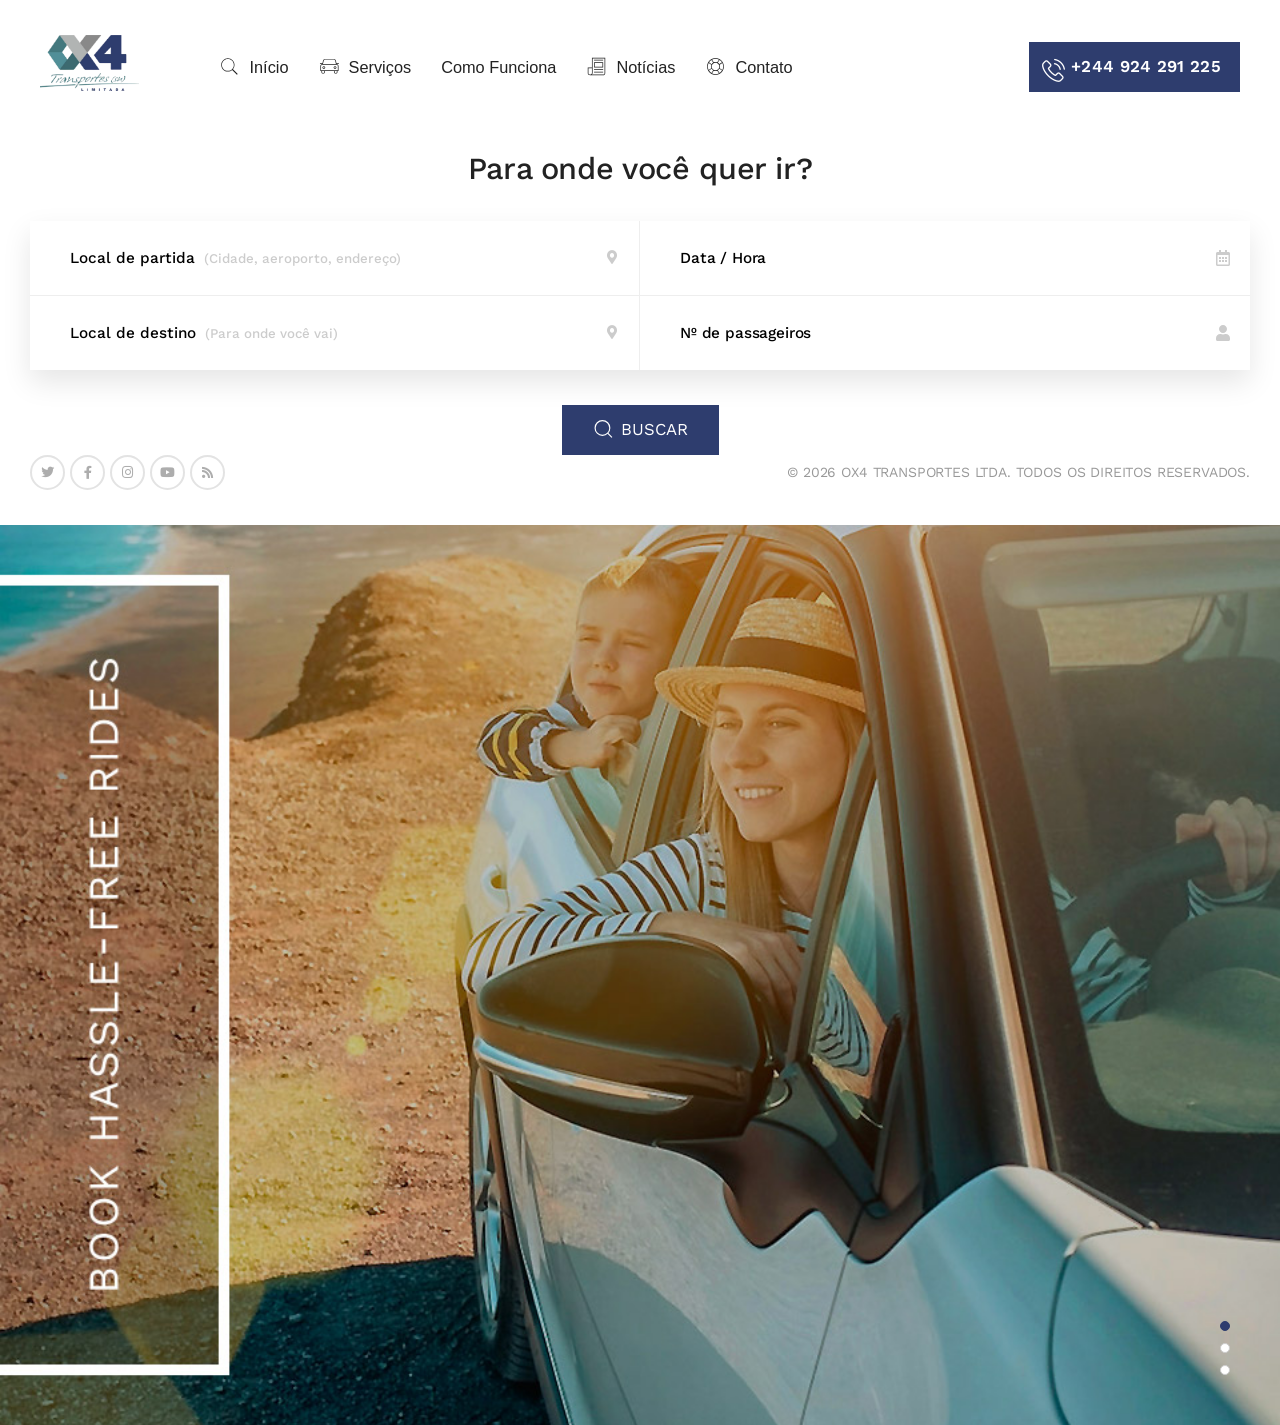
<file: getrider/02-search-1.html>
<!DOCTYPE html>
<html lang="pt-BR">

<head>
    <meta charset="utf-8">
    <title>Solicitar Táxi | OX4 Transportes</title>
    <meta content="OX4 Transportes" name="author">
    <meta content="OX4 Transportes - Táxi, Moto e Transfer" name="description">
    <meta name="viewport" content="width=device-width, initial-scale=1.0">
    <link rel="icon" type="image/png" href="assets/img/favicon.png">
    <meta name="HandheldFriendly" content="true">
    <meta name="format-detection" content="telephone=no">
    <meta content="IE=edge" http-equiv="X-UA-Compatible">
    <link rel="stylesheet" href="assets/css/uikit.min.css">
    <link rel="stylesheet" href="assets/css/all.min.css">
    <link rel="stylesheet" href="assets/css/datepicker.min.css">
    <link rel="stylesheet" href="assets/css/main.css">
    <link rel="stylesheet" href="assets/fonts/flaticon/font/flaticon.css">
</head>

<body class="page-search">

    <!-- Loader-->
    <div id="page-preloader"><span class="spinner border-t_second_b border-t_prim_a"></span></div>
    <!-- Loader end-->


    <div class="page-wrapper">
        <header class="page-header page-header--search">
            <div class="uk-container uk-container-expand">
                <div class="page-header__inner">
                    <div class="page-header__logo">
                        <div class="logo"><a class="logo__link" href="index.html"><img class="logo__img" src="assets/img/logo.png" alt="OX4 Transportes"></a></div>
                    </div>
                    <div class="page-header__menu">
                        <nav class="page-nav" data-uk-navbar="">
                            <ul class="uk-navbar-nav">
                                <li><a href="01_landing_page.html"> <img src="assets/img/search.svg" data-uk-svg alt="home">Início</a></li>
                                <li><a href="02-search-1.html"> <img src="assets/img/car.svg" data-uk-svg alt="servicos">Serviços</a>
                                    <div class="uk-navbar-dropdown">
                                        <ul class="uk-nav uk-navbar-dropdown-nav">
                                            <li><a href="02-search-1.html">Solicitar Táxi</a></li>
                                            <li><a href="02-search-2.html">Solicitar Moto</a></li>
                                            <li><a href="02-search-3.html">Transfer e Corridas</a></li>
                                        </ul>
                                    </div>
                                </li>
                                <li> <a href="01_landing_page.html#como-funciona">Como Funciona</a></li>
                                <li><a href="03_blog-1.html"> <img src="assets/img/news-paper.svg" data-uk-svg alt="news-paper">Notícias</a>
                                    <div class="uk-navbar-dropdown">
                                        <ul class="uk-nav uk-navbar-dropdown-nav">
                                            <li><a href="03_blog-1.html">Lista de notícias</a></li>
                                            <li><a href="04_blog-2.html">Grade de notícias</a></li>
                                            <li><a href="05_blog-post.html">Matéria</a></li>
                                        </ul>
                                    </div>
                                </li>
                                <li> <a href="06_contact.html"> <img src="assets/img/help2.svg" data-uk-svg alt="help2">Contato</a></li>
                            </ul>
                        </nav>
                    </div>
                    <div class="page-header__phone"><a class="uk-button uk-button-danger" href="tel:+244924291225"> <i class="flaticon-phone-call"></i><span>+244 924 291 225</span></a></div>
                    <div class="page-header__btn"> <a class="uk-button uk-button-danger" href="02-search-1.html#offcanvas" data-uk-toggle data-uk-icon="menu"></a></div>
                </div>
            </div>
        </header>
        <main class="page-main">
            <div class="main-search-grid uk-grid uk-child-width-1-2@xl uk-grid-match uk-grid-collapse" data-uk-grid>
                <div>
                    <div class="main-search-section main-search-section--left">
                        <div class="search-box">
                            <div class="search-box__title">Para onde você quer ir?</div>
                            <form action="02-search-1.html#">
                                <div class="search-form">
                                    <div class="uk-grid uk-child-width-1-2@s uk-grid-collapse" data-uk-grid>
                                        <div>
                                            <div class="uk-inline uk-width-1-1"><button class="uk-button uk-button-default" type="button"><span><b>Local de partida</b> (Cidade, aeroporto, endereço)</span><i class="fas fa-map-marker-alt"></i></button>
                                                <div data-uk-drop="mode: click">
                                                    <div class="uk-card uk-card-body uk-card-default">
                                                        <div class="search-list-head"> <span>Cidade, aeroporto, endereço, hotel</span><a href="02-search-1.html#!"> <span>abrir mapa </span><i class="fas fa-map-marker-alt"> </i></a></div>
                                                        <ul class="search-list uk-list uk-list-divider">
                                                            <li><a href="02-search-1.html#!"><img src="assets/img/ico-search-1.png" alt="icon"><span>Localização atual</span></a></li>
                                                            <li><a href="02-search-1.html#!"><img src="assets/img/ico-search-2.png" alt="icon"><span>Aeroporto Quatro de Fevereiro, Luanda</span></a></li>
                                                            <li><a href="02-search-1.html#!"><img src="assets/img/ico-search-3.png" alt="icon"><span>Hotel Nacional, Luanda</span></a></li>
                                                            <li><a href="02-search-1.html#!"><img src="assets/img/ico-search-4.png" alt="icon"><span>Talatona, Luanda</span></a></li>
                                                            <li><a href="02-search-1.html#!"><img src="assets/img/ico-search-5.png" alt="icon"><span>Avenida Marginal, Luanda</span></a></li>
                                                        </ul>
                                                    </div>
                                                </div>
                                            </div>
                                        </div>
                                        <div><input class="uk-input input-data js-data" type="text" placeholder="Data / Hora"></div>
                                        <div>
                                            <div class="uk-inline uk-width-1-1"><button class="uk-button uk-button-default" type="button"><span><b>Local de destino</b> (Para onde você vai)</span><i class="fas fa-map-marker-alt"></i></button>
                                                <div data-uk-drop="mode: click">
                                                    <div class="uk-card uk-card-body uk-card-default">
                                                        <div class="search-list-head"> <span>Cidade, aeroporto, endereço, hotel</span><a href="02-search-1.html#!"> <span>abrir mapa </span><i class="fas fa-map-marker-alt"> </i></a></div>
                                                        <ul class="search-list uk-list uk-list-divider">
                                                            <li><a href="02-search-1.html#!"><img src="assets/img/ico-search-1.png" alt="icon"><span>Localização atual</span></a></li>
                                                            <li><a href="02-search-1.html#!"><img src="assets/img/ico-search-2.png" alt="icon"><span>Aeroporto Quatro de Fevereiro, Luanda</span></a></li>
                                                            <li><a href="02-search-1.html#!"><img src="assets/img/ico-search-3.png" alt="icon"><span>Hotel Nacional, Luanda</span></a></li>
                                                            <li><a href="02-search-1.html#!"><img src="assets/img/ico-search-4.png" alt="icon"><span>Talatona, Luanda</span></a></li>
                                                            <li><a href="02-search-1.html#!"><img src="assets/img/ico-search-5.png" alt="icon"><span>Avenida Marginal, Luanda</span></a></li>
                                                        </ul>
                                                    </div>
                                                </div>
                                            </div>
                                        </div>
                                        <div> <input class="input-user uk-input" type="text" placeholder="Nº de passageiros"></div>
                                    </div>
                                </div>
                                <div class="search-form-btn"> <button class="uk-button uk-button-danger" type="submit"><span class="uk-margin-small-right" data-uk-icon="search"> </span><span>BUSCAR</span></button></div>
                            </form>
                        </div>
                        <footer class="page-footer page-footer--search">
                            <div class="page-footer__inner">
                                <div class="page-footer__social">
                                    <ul class="social">
                                        <li><a href="02-search-1.html#!"><i class="fab fa-twitter"></i></a></li>
                                        <li><a href="02-search-1.html#!"><i class="fab fa-facebook-f"></i></a></li>
                                        <li><a href="02-search-1.html#!"><i class="fab fa-instagram"></i></a></li>
                                        <li><a href="02-search-1.html#!"><i class="fab fa-youtube"></i></a></li>
                                        <li><a href="02-search-1.html#!"><i class="fas fa-rss"></i></a></li>
                                    </ul>
                                </div>
                                <div class="page-footer__copy"> <span>&copy; 2026 OX4 Transportes Ltda. Todos os direitos reservados.</span></div>
                            </div>
                        </footer>
                    </div>
                </div>
                <div class="uk-background-muted">
                    <div class="main-search-section">
                        <div class="main-search-slider" data-uk-slideshow="animation: scale; autoplay: true">
                            <div class="uk-position-relative" tabindex="-1">
                                <ul class="uk-slideshow-items" data-uk-height-viewport="min-height: 300">
                                    <li><img src="assets/img/img-search-slider.jpg" alt data-uk-cover></li>
                                    <li><img src="assets/img/img-search-slider.jpg" alt data-uk-cover></li>
                                    <li><img src="assets/img/img-search-slider.jpg" alt data-uk-cover></li>
                                </ul>
                                <div class="uk-position-large uk-position-bottom-right">
                                    <ul class="uk-slideshow-nav uk-dotnav uk-dotnav-vertical"></ul>
                                </div>
                            </div>
                        </div>
                    </div>
                </div>
            </div>
            <div id="offcanvas" data-uk-offcanvas="overlay: true">
                <div class="uk-offcanvas-bar uk-flex uk-flex-column uk-flex-between"><button class="uk-offcanvas-close" type="button" data-uk-close=""></button>
                    <div class="uk-margin">
                        <div class="uk-margin-bottom">
                            <div class="logo"><a class="logo__link" href="01_landing_page.html"><img class="logo__img" src="assets/img/logo-white.png" alt="OX4 Transportes"></a></div>
                        </div>
                        <div class="uk-margin">
                            <ul class="uk-nav uk-nav-default uk-nav-parent-icon" data-uk-nav>
                                <li><a href="01_landing_page.html"> <img src="assets/img/search.svg" data-uk-svg alt="home">Início</a></li>
                                <li class="uk-parent"><a href="02-search-1.html"> <img src="assets/img/car.svg" data-uk-svg alt="servicos">Serviços</a>
                                    <ul class="uk-nav-sub">
                                        <li><a href="02-search-1.html">Solicitar Táxi</a></li>
                                        <li><a href="02-search-2.html">Solicitar Moto</a></li>
                                        <li><a href="02-search-3.html">Transfer e Corridas</a></li>
                                    </ul>
                                </li>
                                <li> <a href="01_landing_page.html#como-funciona">Como Funciona</a></li>
                                <li class="uk-parent"> <a href="03_blog-1.html"> <img src="assets/img/news-paper.svg" data-uk-svg alt="news-paper">Notícias</a>
                                    <ul class="uk-nav-sub">
                                        <li><a href="03_blog-1.html">Lista de notícias</a></li>
                                        <li><a href="04_blog-2.html">Grade de notícias</a></li>
                                        <li><a href="05_blog-post.html">Matéria</a></li>
                                    </ul>
                                </li>
                                <li> <a href="06_contact.html"> <img src="assets/img/help2.svg" data-uk-svg alt="help2">Contato</a></li>
                            </ul>
                        </div>
                    </div>
                    <div class="uk-margin"><a class="uk-button uk-button-danger uk-width-1-1" href="tel:+244924291225"> <img src="assets/img/call.svg" alt="call" data-uk-svg><span>+244 924 291 225</span></a></div>
                </div>
            </div>
        </main>
    </div>
    <script src="assets/js/jquery.min.js"></script>
    <script src="assets/js/uikit.min.js"></script>
    <script src="assets/js/uikit-icons.min.js"></script>
    <script src="assets/js/datepicker.min.js"></script>
    <script src="assets/js/i18n/datepicker.en.js"></script>
    <script src="assets/js/main.js"></script>
</body>

</html>
</file>
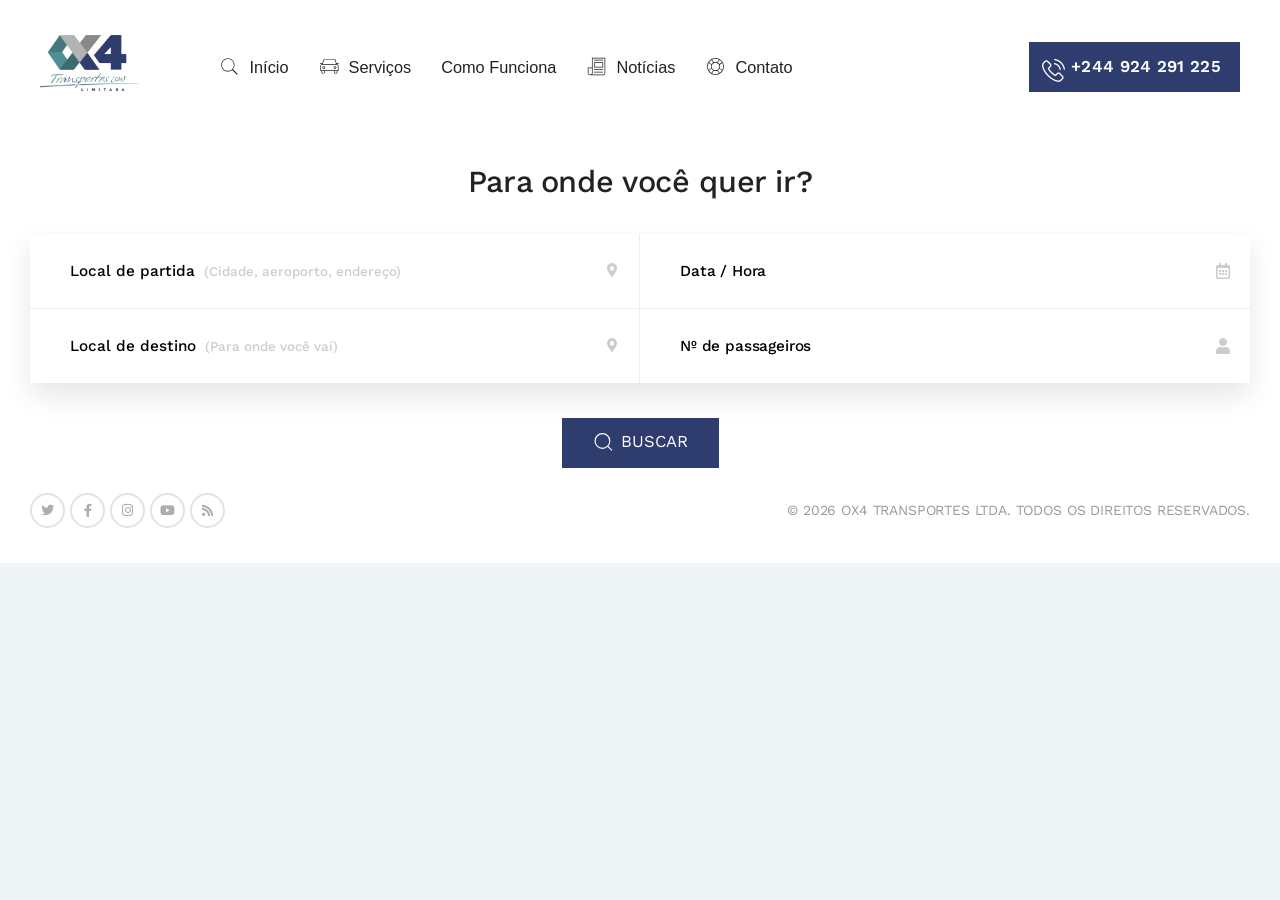
<file: getrider/02-search-2.html>
<!DOCTYPE html>
<html lang="pt-BR">

<head>
    <meta charset="utf-8">
    <title>Solicitar Moto | OX4 Transportes</title>
    <meta content="OX4 Transportes" name="author">
    <meta content="OX4 Transportes - Táxi, Moto e Transfer" name="description">
    <meta name="viewport" content="width=device-width, initial-scale=1.0">
    <link rel="icon" type="image/png" href="assets/img/favicon.png">
    <meta name="HandheldFriendly" content="true">
    <meta name="format-detection" content="telephone=no">
    <meta content="IE=edge" http-equiv="X-UA-Compatible">
    <link rel="stylesheet" href="assets/css/uikit.min.css">
    <link rel="stylesheet" href="assets/css/all.min.css">
    <link rel="stylesheet" href="assets/css/datepicker.min.css">
    <link rel="stylesheet" href="assets/css/main.css">
    <link rel="stylesheet" href="assets/fonts/flaticon/font/flaticon.css">
</head>

<body class="page-search">

    <!-- Loader-->
    <div id="page-preloader"><span class="spinner border-t_second_b border-t_prim_a"></span></div>
    <!-- Loader end-->


    <div class="page-wrapper">
        <header class="page-header page-header--search">
            <div class="uk-container uk-container-expand">
                <div class="page-header__inner">
                    <div class="page-header__logo">
                        <div class="logo"><a class="logo__link" href="index.html"><img class="logo__img" src="assets/img/logo.png" alt="OX4 Transportes"></a></div>
                    </div>
                    <div class="page-header__menu">
                        <nav class="page-nav" data-uk-navbar="">
                            <ul class="uk-navbar-nav">
                                <li><a href="01_landing_page.html"> <img src="assets/img/search.svg" data-uk-svg alt="home">Início</a></li>
                                <li><a href="02-search-1.html"> <img src="assets/img/car.svg" data-uk-svg alt="servicos">Serviços</a>
                                    <div class="uk-navbar-dropdown">
                                        <ul class="uk-nav uk-navbar-dropdown-nav">
                                            <li><a href="02-search-1.html">Solicitar Táxi</a></li>
                                            <li><a href="02-search-2.html">Solicitar Moto</a></li>
                                            <li><a href="02-search-3.html">Transfer e Corridas</a></li>
                                        </ul>
                                    </div>
                                </li>
                                <li> <a href="01_landing_page.html#como-funciona">Como Funciona</a></li>
                                <li><a href="03_blog-1.html"> <img src="assets/img/news-paper.svg" data-uk-svg alt="news-paper">Notícias</a>
                                    <div class="uk-navbar-dropdown">
                                        <ul class="uk-nav uk-navbar-dropdown-nav">
                                            <li><a href="03_blog-1.html">Lista de notícias</a></li>
                                            <li><a href="04_blog-2.html">Grade de notícias</a></li>
                                            <li><a href="05_blog-post.html">Matéria</a></li>
                                        </ul>
                                    </div>
                                </li>
                                <li> <a href="06_contact.html"> <img src="assets/img/help2.svg" data-uk-svg alt="help2">Contato</a></li>
                            </ul>
                        </nav>
                    </div>
                    <div class="page-header__phone"><a class="uk-button uk-button-danger" href="tel:+244924291225"> <i class="flaticon-phone-call"></i><span>+244 924 291 225</span></a></div>
                    <div class="page-header__btn"> <a class="uk-button uk-button-danger" href="02-search-2.html#offcanvas" data-uk-toggle data-uk-icon="menu"></a></div>
                </div>
            </div>
        </header>
        <main class="page-main">
            <div class="main-search-grid uk-grid uk-child-width-1-2@xl uk-grid-match uk-grid-collapse" data-uk-grid>
                <div>
                    <div class="main-search-section main-search-section--left">
                        <div class="search-box">
                            <div class="search-box__title">Para onde você quer ir?</div>
                            <form action="02-search-2.html#">
                                <div class="search-form">
                                    <div class="uk-grid uk-child-width-1-2@s uk-grid-collapse" data-uk-grid>
                                        <div>
                                            <div class="uk-inline uk-width-1-1"><button class="uk-button uk-button-default" type="button"><span><b>Local de partida</b> (Cidade, aeroporto, endereço)</span><i class="fas fa-map-marker-alt"></i></button>
                                                <div data-uk-drop="mode: click">
                                                    <div class="uk-card uk-card-body uk-card-default">
                                                        <div class="search-list-head"> <span>Cidade, aeroporto, endereço, hotel</span><a href="02-search-2.html#!"> <span>abrir mapa </span><i class="fas fa-map-marker-alt"> </i></a></div>
                                                        <ul class="search-list uk-list uk-list-divider">
                                                            <li><a href="02-search-2.html#!"><img src="assets/img/ico-search-1.png" alt="icon"><span>Localização atual</span></a></li>
                                                            <li><a href="02-search-2.html#!"><img src="assets/img/ico-search-2.png" alt="icon"><span>Aeroporto Quatro de Fevereiro, Luanda</span></a></li>
                                                            <li><a href="02-search-2.html#!"><img src="assets/img/ico-search-3.png" alt="icon"><span>Hotel Nacional, Luanda</span></a></li>
                                                            <li><a href="02-search-2.html#!"><img src="assets/img/ico-search-4.png" alt="icon"><span>Talatona, Luanda</span></a></li>
                                                            <li><a href="02-search-2.html#!"><img src="assets/img/ico-search-5.png" alt="icon"><span>Avenida Marginal, Luanda</span></a></li>
                                                        </ul>
                                                    </div>
                                                </div>
                                            </div>
                                        </div>
                                        <div><input class="uk-input input-data js-data" type="text" placeholder="Data / Hora"></div>
                                        <div>
                                            <div class="uk-inline uk-width-1-1"><button class="uk-button uk-button-default" type="button"><span><b>Local de destino</b> (Para onde você vai)</span><i class="fas fa-map-marker-alt"></i></button>
                                                <div data-uk-drop="mode: click">
                                                    <div class="uk-card uk-card-body uk-card-default">
                                                        <div class="search-list-head"> <span>Cidade, aeroporto, endereço, hotel</span><a href="02-search-2.html#!"> <span>abrir mapa </span><i class="fas fa-map-marker-alt"> </i></a></div>
                                                        <ul class="search-list uk-list uk-list-divider">
                                                            <li><a href="02-search-2.html#!"><img src="assets/img/ico-search-1.png" alt="icon"><span>Localização atual</span></a></li>
                                                            <li><a href="02-search-2.html#!"><img src="assets/img/ico-search-2.png" alt="icon"><span>Aeroporto Quatro de Fevereiro, Luanda</span></a></li>
                                                            <li><a href="02-search-2.html#!"><img src="assets/img/ico-search-3.png" alt="icon"><span>Hotel Nacional, Luanda</span></a></li>
                                                            <li><a href="02-search-2.html#!"><img src="assets/img/ico-search-4.png" alt="icon"><span>Talatona, Luanda</span></a></li>
                                                            <li><a href="02-search-2.html#!"><img src="assets/img/ico-search-5.png" alt="icon"><span>Avenida Marginal, Luanda</span></a></li>
                                                        </ul>
                                                    </div>
                                                </div>
                                            </div>
                                        </div>
                                        <div> <input class="input-user uk-input" type="text" placeholder="Nº de passageiros"></div>
                                    </div>
                                </div>
                                <div class="search-form-btn"> <button class="uk-button uk-button-danger" type="submit"><span class="uk-margin-small-right" data-uk-icon="search"> </span><span>BUSCAR</span></button></div>
                            </form>
                        </div>
                        <footer class="page-footer page-footer--search">
                            <div class="page-footer__inner">
                                <div class="page-footer__social">
                                    <ul class="social">
                                        <li><a href="02-search-2.html#!"><i class="fab fa-twitter"></i></a></li>
                                        <li><a href="02-search-2.html#!"><i class="fab fa-facebook-f"></i></a></li>
                                        <li><a href="02-search-2.html#!"><i class="fab fa-instagram"></i></a></li>
                                        <li><a href="02-search-2.html#!"><i class="fab fa-youtube"></i></a></li>
                                        <li><a href="02-search-2.html#!"><i class="fas fa-rss"></i></a></li>
                                    </ul>
                                </div>
                                <div class="page-footer__copy"> <span>&copy; 2026 OX4 Transportes Ltda. Todos os direitos reservados.</span></div>
                            </div>
                        </footer>
                    </div>
                </div>
                <div class="uk-background-muted">
                    <div class="main-search-section">
                        <div class="main-search-map"><iframe src="https://www.google.com/maps/embed?pb=!1m18!1m12!1m3!1d6054.772117557924!2d-73.78921662486367!3d40.643419580864624!2m3!1f0!2f0!3f0!3m2!1i1024!2i768!4f13.1!3m3!1m2!1s0x89c2665781eeb7bb%3A0xd12a76664e19fa27!2zQmx1ZSBQYXJraW5nLCBRdWVlbnMsIE5ZIDExNDMwLCDQodCo0JA!5e0!3m2!1sru!2sua!4v1613820738356!5m2!1sru!2sua" loading="lazy"></iframe></div>
                    </div>
                </div>
            </div>
            <div id="offcanvas" data-uk-offcanvas="overlay: true">
                <div class="uk-offcanvas-bar uk-flex uk-flex-column uk-flex-between"><button class="uk-offcanvas-close" type="button" data-uk-close=""></button>
                    <div class="uk-margin">
                        <div class="uk-margin-bottom">
                            <div class="logo"><a class="logo__link" href="01_landing_page.html"><img class="logo__img" src="assets/img/logo-white.png" alt="OX4 Transportes"></a></div>
                        </div>
                        <div class="uk-margin">
                            <ul class="uk-nav uk-nav-default uk-nav-parent-icon" data-uk-nav>
                                <li><a href="01_landing_page.html"> <img src="assets/img/search.svg" data-uk-svg alt="home">Início</a></li>
                                <li class="uk-parent"><a href="02-search-1.html"> <img src="assets/img/car.svg" data-uk-svg alt="servicos">Serviços</a>
                                    <ul class="uk-nav-sub">
                                        <li><a href="02-search-1.html">Solicitar Táxi</a></li>
                                        <li><a href="02-search-2.html">Solicitar Moto</a></li>
                                        <li><a href="02-search-3.html">Transfer e Corridas</a></li>
                                    </ul>
                                </li>
                                <li> <a href="01_landing_page.html#como-funciona">Como Funciona</a></li>
                                <li class="uk-parent"> <a href="03_blog-1.html"> <img src="assets/img/news-paper.svg" data-uk-svg alt="news-paper">Notícias</a>
                                    <ul class="uk-nav-sub">
                                        <li><a href="03_blog-1.html">Lista de notícias</a></li>
                                        <li><a href="04_blog-2.html">Grade de notícias</a></li>
                                        <li><a href="05_blog-post.html">Matéria</a></li>
                                    </ul>
                                </li>
                                <li> <a href="06_contact.html"> <img src="assets/img/help2.svg" data-uk-svg alt="help2">Contato</a></li>
                            </ul>
                        </div>
                    </div>
                    <div class="uk-margin"><a class="uk-button uk-button-danger uk-width-1-1" href="tel:+244924291225"> <img src="assets/img/call.svg" alt="call" data-uk-svg><span>+244 924 291 225</span></a></div>
                </div>
            </div>
        </main>
    </div>
    <script src="assets/js/jquery.min.js"></script>
    <script src="assets/js/uikit.min.js"></script>
    <script src="assets/js/uikit-icons.min.js"></script>
    <script src="assets/js/datepicker.min.js"></script>
    <script src="assets/js/i18n/datepicker.en.js"></script>
    <script src="assets/js/main.js"></script>
</body>

</html>
</file>
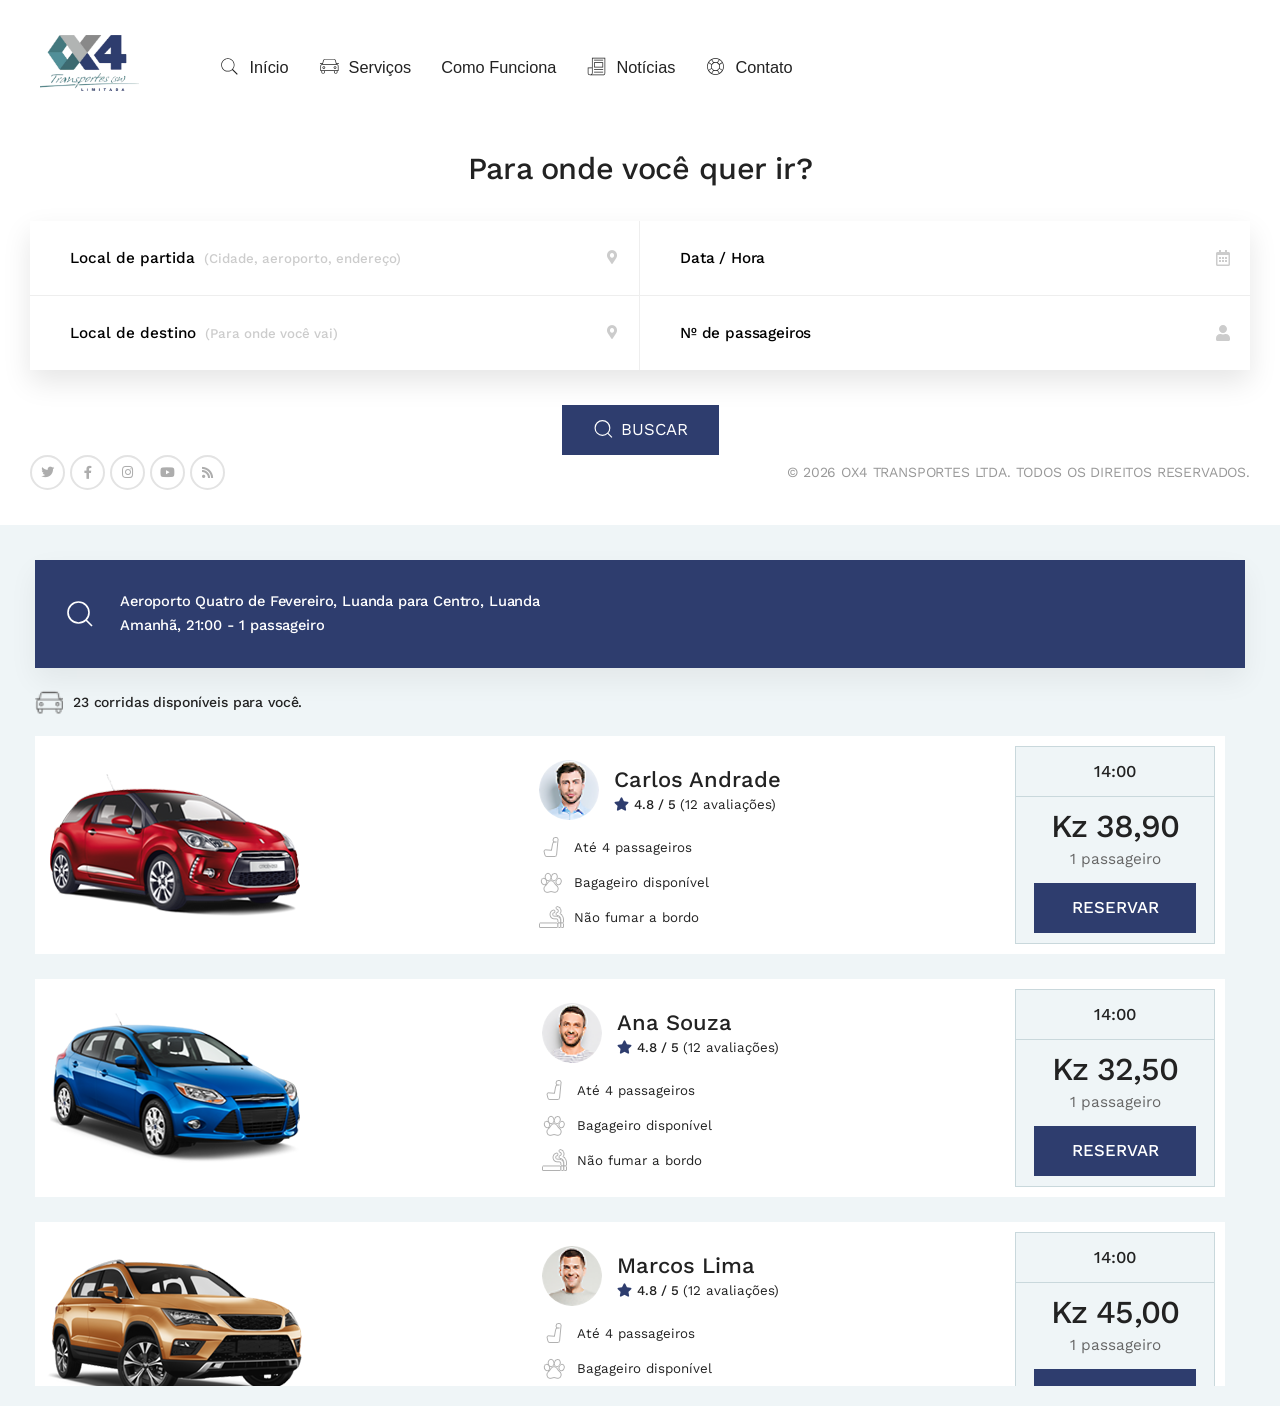
<file: getrider/02-search-3.html>
<!DOCTYPE html>
<html lang="pt-BR">

<head>
    <meta charset="utf-8">
    <title>Transfer e Corridas | OX4</title>
    <meta content="OX4 Transportes" name="author">
    <meta content="OX4 Transportes - Táxi, Moto e Transfer" name="description">
    <meta name="viewport" content="width=device-width, initial-scale=1.0">
    <link rel="icon" type="image/png" href="assets/img/favicon.png">
    <meta name="HandheldFriendly" content="true">
    <meta name="format-detection" content="telephone=no">
    <meta content="IE=edge" http-equiv="X-UA-Compatible">
    <link rel="stylesheet" href="assets/css/uikit.min.css">
    <link rel="stylesheet" href="assets/css/all.min.css">
    <link rel="stylesheet" href="assets/css/datepicker.min.css">
    <link rel="stylesheet" href="assets/css/main.css">
    <link rel="stylesheet" href="assets/fonts/flaticon/font/flaticon.css">
</head>

<body class="page-search page-search--result">

    <!-- Loader-->
    <div id="page-preloader"><span class="spinner border-t_second_b border-t_prim_a"></span></div>
    <!-- Loader end-->


    <div class="page-wrapper">
        <header class="page-header page-header--search">
            <div class="uk-container uk-container-expand">
                <div class="page-header__inner">
                    <div class="page-header__logo">
                        <div class="logo"><a class="logo__link" href="index.html"><img class="logo__img" src="assets/img/logo.png" alt="OX4 Transportes"></a></div>
                    </div>
                    <div class="page-header__menu">
                        <nav class="page-nav" data-uk-navbar="">
                            <ul class="uk-navbar-nav">
                                <li><a href="01_landing_page.html"> <img src="assets/img/search.svg" data-uk-svg alt="home">Início</a></li>
                                <li><a href="02-search-1.html"> <img src="assets/img/car.svg" data-uk-svg alt="servicos">Serviços</a>
                                    <div class="uk-navbar-dropdown">
                                        <ul class="uk-nav uk-navbar-dropdown-nav">
                                            <li><a href="02-search-1.html">Solicitar Táxi</a></li>
                                            <li><a href="02-search-2.html">Solicitar Moto</a></li>
                                            <li><a href="02-search-3.html">Transfer e Corridas</a></li>
                                        </ul>
                                    </div>
                                </li>
                                <li> <a href="01_landing_page.html#como-funciona">Como Funciona</a></li>
                                <li><a href="03_blog-1.html"> <img src="assets/img/news-paper.svg" data-uk-svg alt="news-paper">Notícias</a>
                                    <div class="uk-navbar-dropdown">
                                        <ul class="uk-nav uk-navbar-dropdown-nav">
                                            <li><a href="03_blog-1.html">Lista de notícias</a></li>
                                            <li><a href="04_blog-2.html">Grade de notícias</a></li>
                                            <li><a href="05_blog-post.html">Matéria</a></li>
                                        </ul>
                                    </div>
                                </li>
                                <li> <a href="06_contact.html"> <img src="assets/img/help2.svg" data-uk-svg alt="help2">Contato</a></li>
                            </ul>
                        </nav>
                    </div>
                    <div class="page-header__phone"><a class="uk-button uk-button-danger" href="tel:+244924291225"> <i class="flaticon-phone-call"></i><span>+244 924 291 225</span></a></div>
                    <div class="page-header__btn"> <a class="uk-button uk-button-danger" href="02-search-3.html#offcanvas" data-uk-toggle data-uk-icon="menu"></a></div>
                </div>
            </div>
        </header>
        <main class="page-main">
            <div class="main-search-grid uk-grid uk-child-width-1-2@xl uk-grid-match uk-grid-collapse" data-uk-grid>
                <div>
                    <div class="main-search-section main-search-section--left">
                        <div class="search-box">
                            <div class="search-box__title">Para onde você quer ir?</div>
                            <form action="02-search-3.html#">
                                <div class="search-form">
                                    <div class="uk-grid uk-child-width-1-2@s uk-grid-collapse" data-uk-grid>
                                        <div>
                                            <div class="uk-inline uk-width-1-1"><button class="uk-button uk-button-default" type="button"><span><b>Local de partida</b> (Cidade, aeroporto, endereço)</span><i class="fas fa-map-marker-alt"></i></button>
                                                <div data-uk-drop="mode: click">
                                                    <div class="uk-card uk-card-body uk-card-default">
                                                        <div class="search-list-head"> <span>Cidade, aeroporto, endereço, hotel</span><a href="02-search-3.html#!"> <span>abrir mapa </span><i class="fas fa-map-marker-alt"> </i></a></div>
                                                        <ul class="search-list uk-list uk-list-divider">
                                                            <li><a href="02-search-3.html#!"><img src="assets/img/ico-search-1.png" alt="icon"><span>Localização atual</span></a></li>
                                                            <li><a href="02-search-3.html#!"><img src="assets/img/ico-search-2.png" alt="icon"><span>Aeroporto Quatro de Fevereiro, Luanda</span></a></li>
                                                            <li><a href="02-search-3.html#!"><img src="assets/img/ico-search-3.png" alt="icon"><span>Hotel Nacional, Luanda</span></a></li>
                                                            <li><a href="02-search-3.html#!"><img src="assets/img/ico-search-4.png" alt="icon"><span>Talatona, Luanda</span></a></li>
                                                            <li><a href="02-search-3.html#!"><img src="assets/img/ico-search-5.png" alt="icon"><span>Avenida Marginal, Luanda</span></a></li>
                                                        </ul>
                                                    </div>
                                                </div>
                                            </div>
                                        </div>
                                        <div><input class="uk-input input-data js-data" type="text" placeholder="Data / Hora"></div>
                                        <div>
                                            <div class="uk-inline uk-width-1-1"><button class="uk-button uk-button-default" type="button"><span><b>Local de destino</b> (Para onde você vai)</span><i class="fas fa-map-marker-alt"></i></button>
                                                <div data-uk-drop="mode: click">
                                                    <div class="uk-card uk-card-body uk-card-default">
                                                        <div class="search-list-head"> <span>Cidade, aeroporto, endereço, hotel</span><a href="02-search-3.html#!"> <span>abrir mapa </span><i class="fas fa-map-marker-alt"> </i></a></div>
                                                        <ul class="search-list uk-list uk-list-divider">
                                                            <li><a href="02-search-3.html#!"><img src="assets/img/ico-search-1.png" alt="icon"><span>Localização atual</span></a></li>
                                                            <li><a href="02-search-3.html#!"><img src="assets/img/ico-search-2.png" alt="icon"><span>Aeroporto Quatro de Fevereiro, Luanda</span></a></li>
                                                            <li><a href="02-search-3.html#!"><img src="assets/img/ico-search-3.png" alt="icon"><span>Hotel Nacional, Luanda</span></a></li>
                                                            <li><a href="02-search-3.html#!"><img src="assets/img/ico-search-4.png" alt="icon"><span>Talatona, Luanda</span></a></li>
                                                            <li><a href="02-search-3.html#!"><img src="assets/img/ico-search-5.png" alt="icon"><span>Avenida Marginal, Luanda</span></a></li>
                                                        </ul>
                                                    </div>
                                                </div>
                                            </div>
                                        </div>
                                        <div> <input class="input-user uk-input" type="text" placeholder="Nº de passageiros"></div>
                                    </div>
                                </div>
                                <div class="search-form-btn"> <button class="uk-button uk-button-danger" type="submit"><span class="uk-margin-small-right" data-uk-icon="search"> </span><span>BUSCAR</span></button></div>
                            </form>
                        </div>
                        <footer class="page-footer page-footer--search">
                            <div class="page-footer__inner">
                                <div class="page-footer__social">
                                    <ul class="social">
                                        <li><a href="02-search-3.html#!"><i class="fab fa-twitter"></i></a></li>
                                        <li><a href="02-search-3.html#!"><i class="fab fa-facebook-f"></i></a></li>
                                        <li><a href="02-search-3.html#!"><i class="fab fa-instagram"></i></a></li>
                                        <li><a href="02-search-3.html#!"><i class="fab fa-youtube"></i></a></li>
                                        <li><a href="02-search-3.html#!"><i class="fas fa-rss"></i></a></li>
                                    </ul>
                                </div>
                                <div class="page-footer__copy"> <span>&copy; 2026 OX4 Transportes Ltda. Todos os direitos reservados.</span></div>
                            </div>
                        </footer>
                    </div>
                </div>
                <div class="uk-background-muted">
                    <div class="main-search-section">
                        <div class="search-result">
                            <div class="search-result__info"> <span data-uk-icon="search"></span><span>Aeroporto Quatro de Fevereiro, Luanda para Centro, Luanda<br> Amanhã, 21:00 - 1 passageiro</span></div>
                            <div class="search-result__col"><img src="assets/img/ico-car.png" alt="icon"><span>23 corridas disponíveis para você.</span></div>
                            <div class="search-result__list">
                                <div class="search-result-item">
                                    <div class="search-result-item__car"><img src="assets/img/search-car-1.png" alt="car"></div>
                                    <div class="search-result-item__info">
                                        <div class="user-box">
                                            <div class="user-box__avatar"><img src="assets/img/driver-1.png" alt="driver"></div>
                                            <div class="user-box__info">
                                                <div class="user-box__name">Carlos Andrade</div>
                                                <div class="user-box__rating"> <i class="fas fa-star"></i><b>4.8 / 5 </b><span>(12 avaliações)</span></div>
                                            </div>
                                        </div>
                                        <ul class="list-info">
                                            <li><img src="assets/img/driver-service-1.png" alt="driver-service"><span>Até 4 passageiros</span></li>
                                            <li><img src="assets/img/driver-service-2.png" alt="driver-service"><span>Bagageiro disponível</span></li>
                                            <li><img src="assets/img/driver-service-3.png" alt="driver-service"><span>Não fumar a bordo</span></li>
                                        </ul>
                                    </div>
                                    <div class="search-result-item__price">
                                        <div class="price-box">
                                            <div class="price-box__time">14:00</div>
                                            <div class="price-box__price">
                                                <div class="current-price">Kz 38,90</div>
                                                <div class="col-user">1 passageiro</div><button class="uk-button uk-button-danger" type="button">Reservar</button>
                                            </div>
                                        </div>
                                    </div>
                                </div>
                                <div class="search-result-item">
                                    <div class="search-result-item__car"><img src="assets/img/search-car-2.png" alt="car"></div>
                                    <div class="search-result-item__info">
                                        <div class="user-box">
                                            <div class="user-box__avatar"><img src="assets/img/driver-2.png" alt="driver"></div>
                                            <div class="user-box__info">
                                                <div class="user-box__name">Ana Souza</div>
                                                <div class="user-box__rating"> <i class="fas fa-star"></i><b>4.8 / 5 </b><span>(12 avaliações)</span></div>
                                            </div>
                                        </div>
                                        <ul class="list-info">
                                            <li><img src="assets/img/driver-service-1.png" alt="driver-service"><span>Até 4 passageiros</span></li>
                                            <li><img src="assets/img/driver-service-2.png" alt="driver-service"><span>Bagageiro disponível</span></li>
                                            <li><img src="assets/img/driver-service-3.png" alt="driver-service"><span>Não fumar a bordo</span></li>
                                        </ul>
                                    </div>
                                    <div class="search-result-item__price">
                                        <div class="price-box">
                                            <div class="price-box__time">14:00</div>
                                            <div class="price-box__price">
                                                <div class="current-price">Kz 32,50</div>
                                                <div class="col-user">1 passageiro</div><button class="uk-button uk-button-danger" type="button">Reservar</button>
                                            </div>
                                        </div>
                                    </div>
                                </div>
                                <div class="search-result-item">
                                    <div class="search-result-item__car"><img src="assets/img/search-car-3.png" alt="car"></div>
                                    <div class="search-result-item__info">
                                        <div class="user-box">
                                            <div class="user-box__avatar"><img src="assets/img/driver-3.png" alt="driver"></div>
                                            <div class="user-box__info">
                                                <div class="user-box__name">Marcos Lima</div>
                                                <div class="user-box__rating"> <i class="fas fa-star"></i><b>4.8 / 5 </b><span>(12 avaliações)</span></div>
                                            </div>
                                        </div>
                                        <ul class="list-info">
                                            <li><img src="assets/img/driver-service-1.png" alt="driver-service"><span>Até 4 passageiros</span></li>
                                            <li><img src="assets/img/driver-service-2.png" alt="driver-service"><span>Bagageiro disponível</span></li>
                                            <li><img src="assets/img/driver-service-3.png" alt="driver-service"><span>Não fumar a bordo</span></li>
                                        </ul>
                                    </div>
                                    <div class="search-result-item__price">
                                        <div class="price-box">
                                            <div class="price-box__time">14:00</div>
                                            <div class="price-box__price">
                                                <div class="current-price">Kz 45,00</div>
                                                <div class="col-user">1 passageiro</div><button class="uk-button uk-button-danger" type="button">Reservar</button>
                                            </div>
                                        </div>
                                    </div>
                                </div>
                                <div class="search-result-item">
                                    <div class="search-result-item__car"><img src="assets/img/search-car-1.png" alt="car"></div>
                                    <div class="search-result-item__info">
                                        <div class="user-box">
                                            <div class="user-box__avatar"><img src="assets/img/driver-1.png" alt="driver"></div>
                                            <div class="user-box__info">
                                                <div class="user-box__name">Carlos Andrade</div>
                                                <div class="user-box__rating"> <i class="fas fa-star"></i><b>4.8 / 5 </b><span>(12 avaliações)</span></div>
                                            </div>
                                        </div>
                                        <ul class="list-info">
                                            <li><img src="assets/img/driver-service-1.png" alt="driver-service"><span>Até 4 passageiros</span></li>
                                            <li><img src="assets/img/driver-service-2.png" alt="driver-service"><span>Bagageiro disponível</span></li>
                                            <li><img src="assets/img/driver-service-3.png" alt="driver-service"><span>Não fumar a bordo</span></li>
                                        </ul>
                                    </div>
                                    <div class="search-result-item__price">
                                        <div class="price-box">
                                            <div class="price-box__time">14:00</div>
                                            <div class="price-box__price">
                                                <div class="current-price">Kz 28,00</div>
                                                <div class="col-user">1 passageiro</div><button class="uk-button uk-button-danger" type="button">Reservar</button>
                                            </div>
                                        </div>
                                    </div>
                                </div>
                                <div class="search-result-item">
                                    <div class="search-result-item__car"><img src="assets/img/search-car-2.png" alt="car"></div>
                                    <div class="search-result-item__info">
                                        <div class="user-box">
                                            <div class="user-box__avatar"><img src="assets/img/driver-2.png" alt="driver"></div>
                                            <div class="user-box__info">
                                                <div class="user-box__name">Ana Souza</div>
                                                <div class="user-box__rating"> <i class="fas fa-star"></i><b>4.8 / 5 </b><span>(12 avaliações)</span></div>
                                            </div>
                                        </div>
                                        <ul class="list-info">
                                            <li><img src="assets/img/driver-service-1.png" alt="driver-service"><span>Até 4 passageiros</span></li>
                                            <li><img src="assets/img/driver-service-2.png" alt="driver-service"><span>Bagageiro disponível</span></li>
                                            <li><img src="assets/img/driver-service-3.png" alt="driver-service"><span>Não fumar a bordo</span></li>
                                        </ul>
                                    </div>
                                    <div class="search-result-item__price">
                                        <div class="price-box">
                                            <div class="price-box__time">14:00</div>
                                            <div class="price-box__price">
                                                <div class="current-price">Kz 35,00</div>
                                                <div class="col-user">1 passageiro</div><button class="uk-button uk-button-danger" type="button">Reservar</button>
                                            </div>
                                        </div>
                                    </div>
                                </div>
                                <div class="search-result-item">
                                    <div class="search-result-item__car"><img src="assets/img/search-car-3.png" alt="car"></div>
                                    <div class="search-result-item__info">
                                        <div class="user-box">
                                            <div class="user-box__avatar"><img src="assets/img/driver-3.png" alt="driver"></div>
                                            <div class="user-box__info">
                                                <div class="user-box__name">Marcos Lima</div>
                                                <div class="user-box__rating"> <i class="fas fa-star"></i><b>4.8 / 5 </b><span>(12 avaliações)</span></div>
                                            </div>
                                        </div>
                                        <ul class="list-info">
                                            <li><img src="assets/img/driver-service-1.png" alt="driver-service"><span>Até 4 passageiros</span></li>
                                            <li><img src="assets/img/driver-service-2.png" alt="driver-service"><span>Bagageiro disponível</span></li>
                                            <li><img src="assets/img/driver-service-3.png" alt="driver-service"><span>Não fumar a bordo</span></li>
                                        </ul>
                                    </div>
                                    <div class="search-result-item__price">
                                        <div class="price-box">
                                            <div class="price-box__time">14:00</div>
                                            <div class="price-box__price">
                                                <div class="current-price">Kz 42,00</div>
                                                <div class="col-user">1 passageiro</div><button class="uk-button uk-button-danger" type="button">Reservar</button>
                                            </div>
                                        </div>
                                    </div>
                                </div>
                            </div>
                        </div>
                    </div>
                </div>
            </div>
            <div id="offcanvas" data-uk-offcanvas="overlay: true">
                <div class="uk-offcanvas-bar uk-flex uk-flex-column uk-flex-between"><button class="uk-offcanvas-close" type="button" data-uk-close=""></button>
                    <div class="uk-margin">
                        <div class="uk-margin-bottom">
                            <div class="logo"><a class="logo__link" href="01_landing_page.html"><img class="logo__img" src="assets/img/logo-white.png" alt="OX4 Transportes"></a></div>
                        </div>
                        <div class="uk-margin">
                            <ul class="uk-nav uk-nav-default uk-nav-parent-icon" data-uk-nav>
                                <li><a href="01_landing_page.html"> <img src="assets/img/search.svg" data-uk-svg alt="home">Início</a></li>
                                <li class="uk-parent"><a href="02-search-1.html"> <img src="assets/img/car.svg" data-uk-svg alt="servicos">Serviços</a>
                                    <ul class="uk-nav-sub">
                                        <li><a href="02-search-1.html">Solicitar Táxi</a></li>
                                        <li><a href="02-search-2.html">Solicitar Moto</a></li>
                                        <li><a href="02-search-3.html">Transfer e Corridas</a></li>
                                    </ul>
                                </li>
                                <li> <a href="01_landing_page.html#como-funciona">Como Funciona</a></li>
                                <li class="uk-parent"> <a href="03_blog-1.html"> <img src="assets/img/news-paper.svg" data-uk-svg alt="news-paper">Notícias</a>
                                    <ul class="uk-nav-sub">
                                        <li><a href="03_blog-1.html">Lista de notícias</a></li>
                                        <li><a href="04_blog-2.html">Grade de notícias</a></li>
                                        <li><a href="05_blog-post.html">Matéria</a></li>
                                    </ul>
                                </li>
                                <li> <a href="06_contact.html"> <img src="assets/img/help2.svg" data-uk-svg alt="help2">Contato</a></li>
                            </ul>
                        </div>
                    </div>
                    <div class="uk-margin"><a class="uk-button uk-button-danger uk-width-1-1" href="tel:+244924291225"> <img src="assets/img/call.svg" alt="call" data-uk-svg><span>+244 924 291 225</span></a></div>
                </div>
            </div>
        </main>
    </div>
    <script src="assets/js/jquery.min.js"></script>
    <script src="assets/js/uikit.min.js"></script>
    <script src="assets/js/uikit-icons.min.js"></script>
    <script src="assets/js/datepicker.min.js"></script>
    <script src="assets/js/i18n/datepicker.en.js"></script>
    <script src="assets/js/main.js"></script>
</body>

</html>
</file>
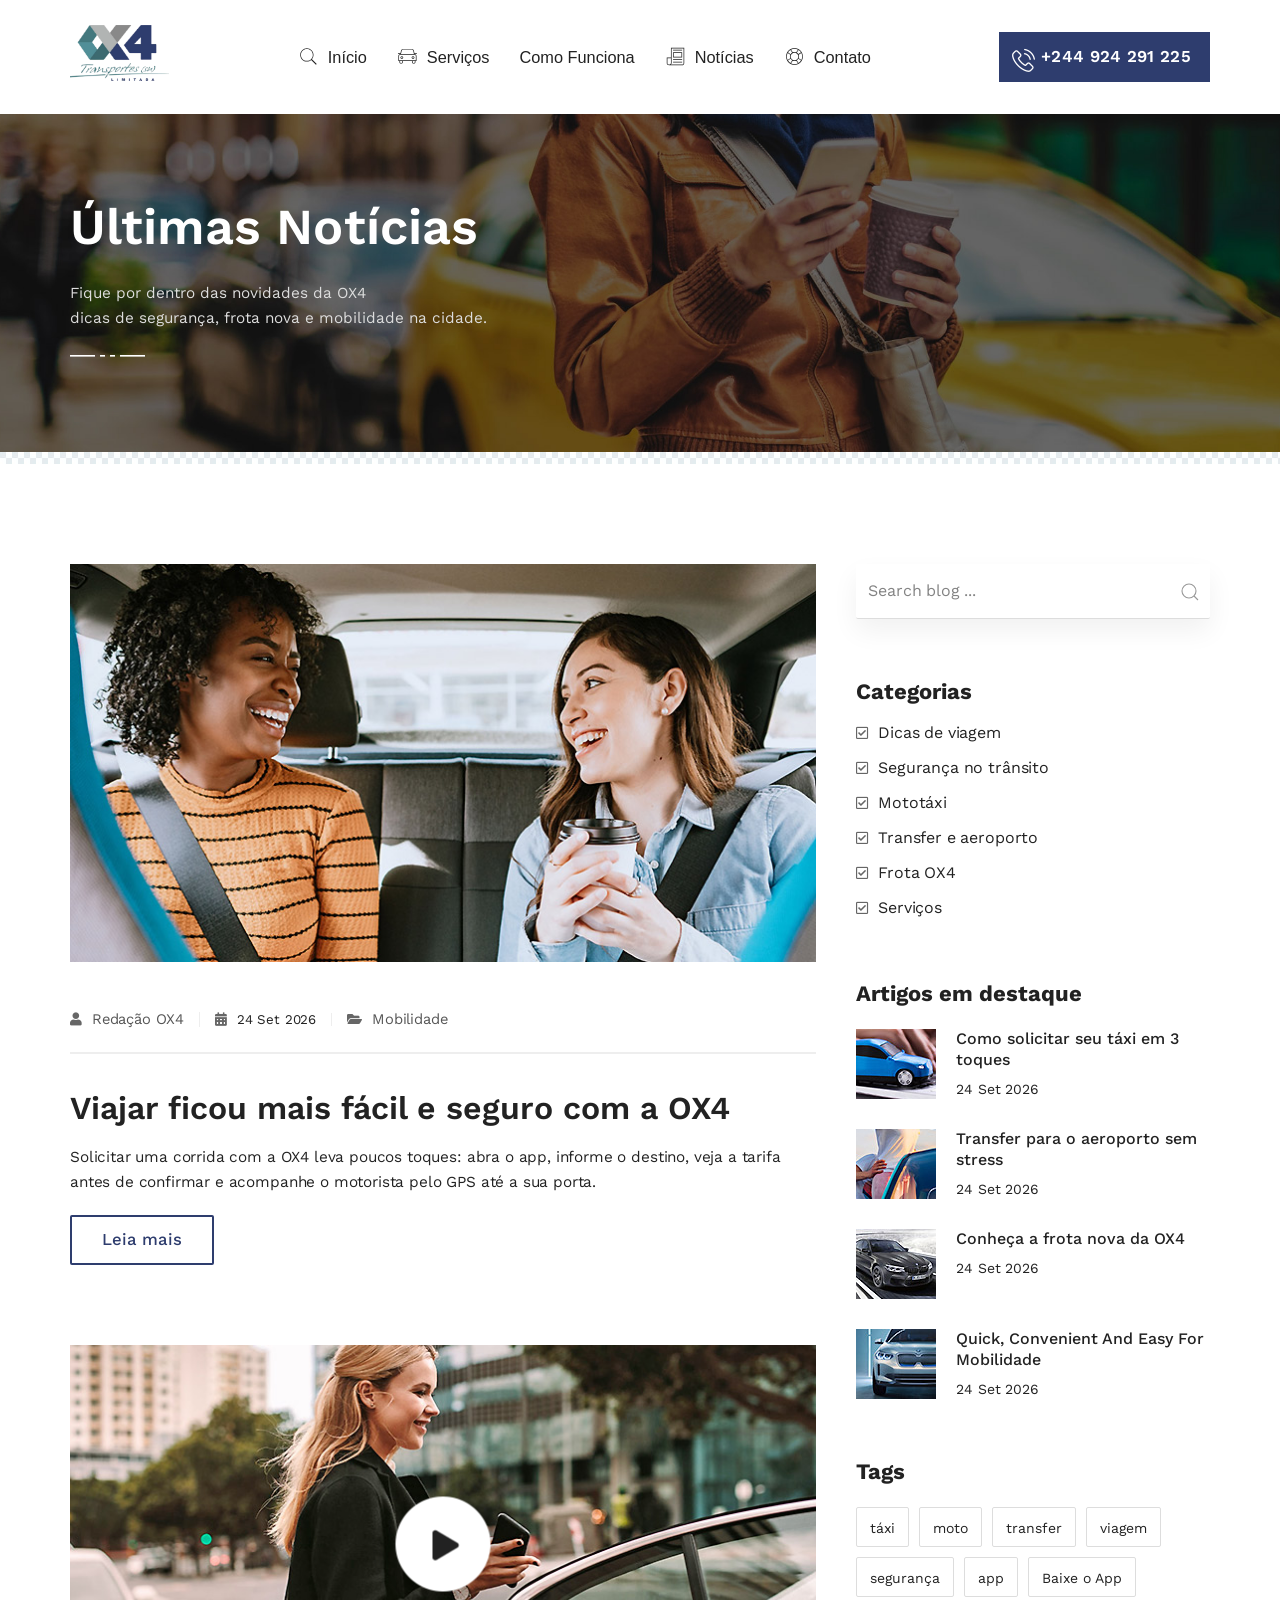
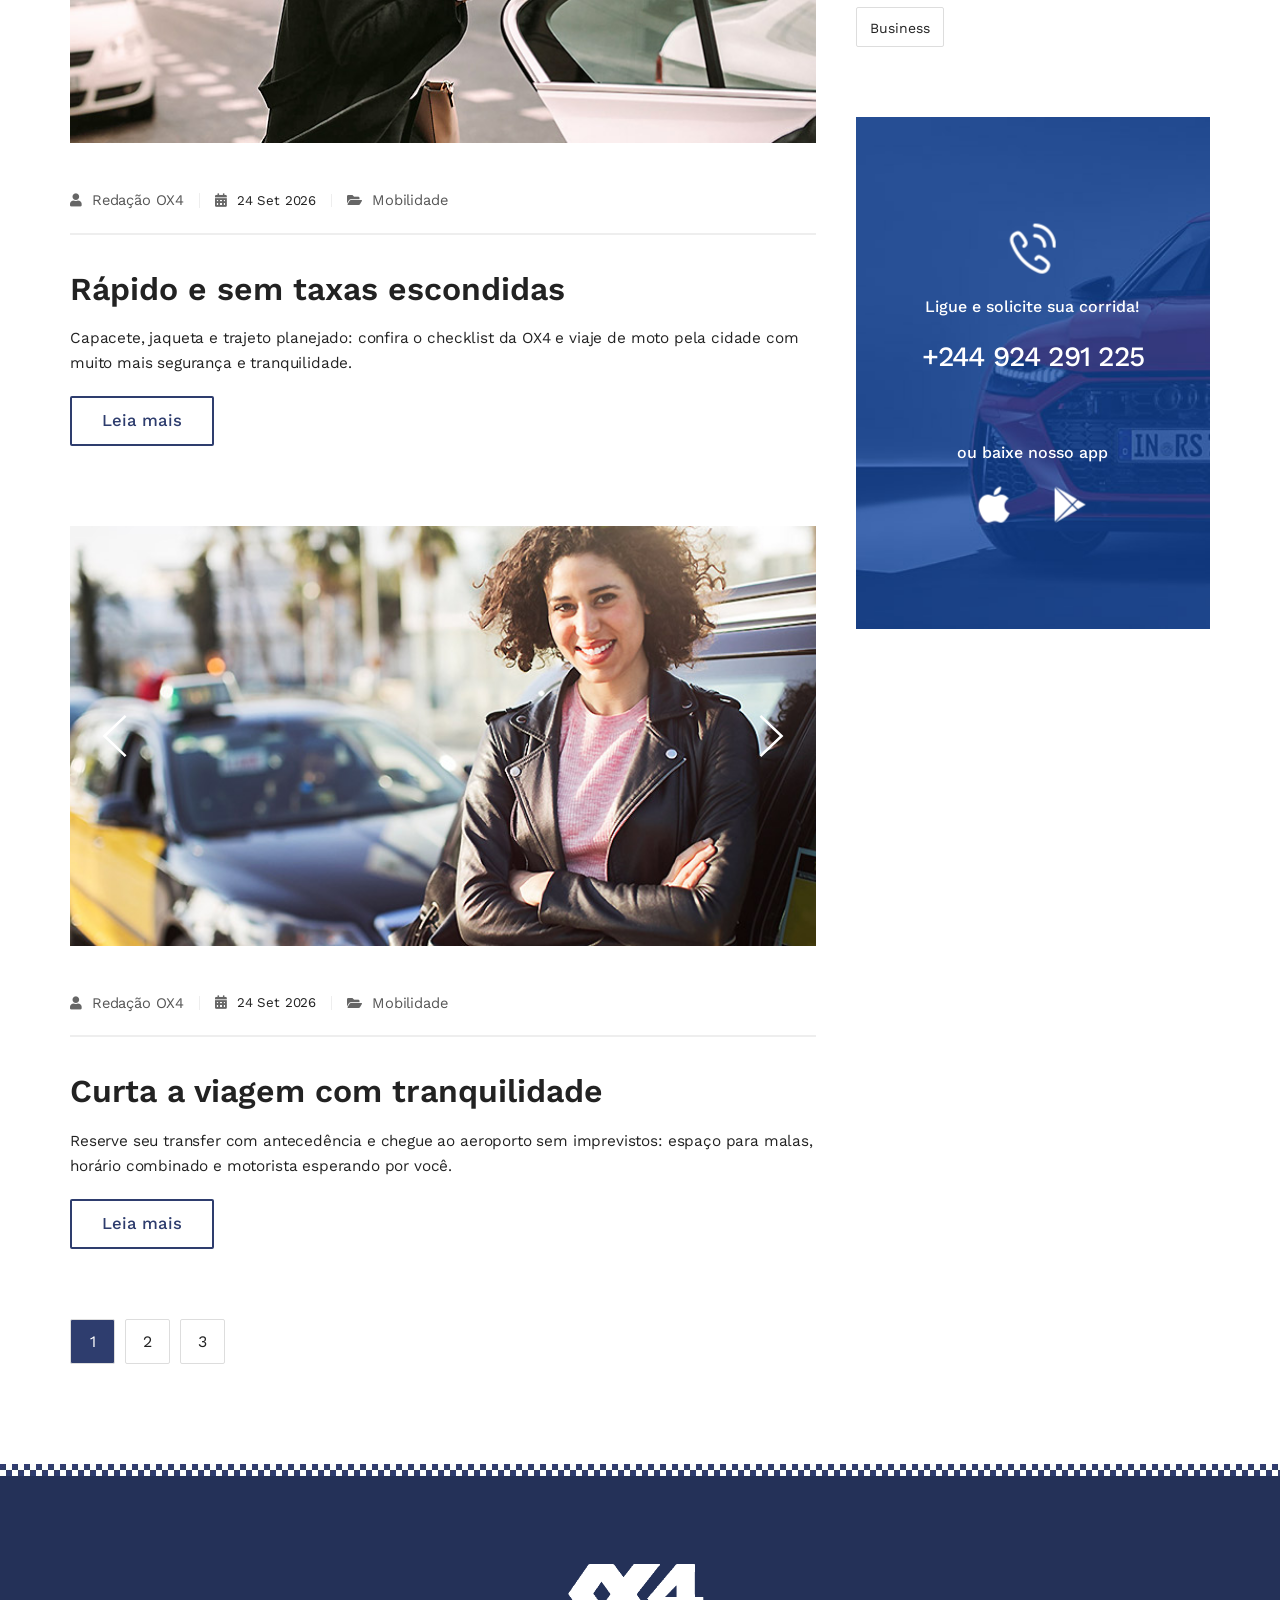
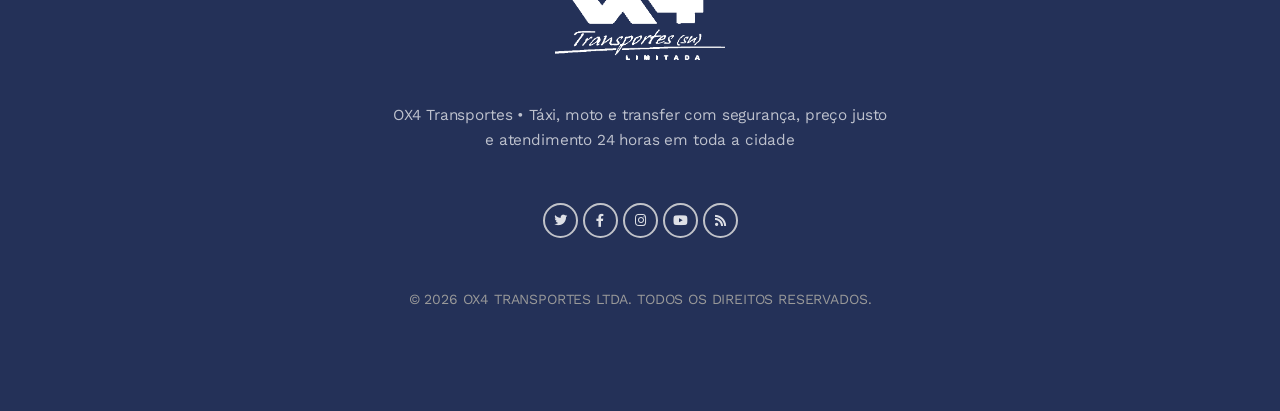
<file: getrider/03_blog-1.html>
<!DOCTYPE html>
<html lang="pt-BR">

<head>
    <meta charset="utf-8">
    <title>Notícias | OX4 Transportes</title>
    <meta content="OX4 Transportes" name="author">
    <meta content="OX4 Transportes - Táxi, Moto e Transfer" name="description">
    <meta name="viewport" content="width=device-width, initial-scale=1.0">
    <link rel="icon" type="image/png" href="assets/img/favicon.png">
    <meta name="HandheldFriendly" content="true">
    <meta name="format-detection" content="telephone=no">
    <meta content="IE=edge" http-equiv="X-UA-Compatible">
    <link rel="stylesheet" href="assets/css/uikit.min.css">
    <link rel="stylesheet" href="assets/css/all.min.css">
    <link rel="stylesheet" href="assets/css/datepicker.min.css">
    <link rel="stylesheet" href="assets/css/main.css">
    <link rel="stylesheet" href="assets/fonts/flaticon/font/flaticon.css">
</head>

<body class="page-blog">

    <!-- Loader-->
    <div id="page-preloader"><span class="spinner border-t_second_b border-t_prim_a"></span></div>
    <!-- Loader end-->


    <div class="page-wrapper">
        <header class="page-header">
            <div class="page-header__scroll" data-uk-sticky>
                <div class="uk-container">
                    <div class="page-header__inner">
                        <div class="page-header__logo">
                            <div class="logo"><a class="logo__link" href="index.html"><img class="logo__img" src="assets/img/logo.png" alt="OX4 Transportes"></a></div>
                        </div>
                        <div class="page-header__menu">
                            <nav class="page-nav" data-uk-navbar="">
                                <ul class="uk-navbar-nav">
                                <li><a href="01_landing_page.html"> <img src="assets/img/search.svg" data-uk-svg alt="home">Início</a></li>
                                <li><a href="02-search-1.html"> <img src="assets/img/car.svg" data-uk-svg alt="servicos">Serviços</a>
                                    <div class="uk-navbar-dropdown">
                                        <ul class="uk-nav uk-navbar-dropdown-nav">
                                            <li><a href="02-search-1.html">Solicitar Táxi</a></li>
                                            <li><a href="02-search-2.html">Solicitar Moto</a></li>
                                            <li><a href="02-search-3.html">Transfer e Corridas</a></li>
                                        </ul>
                                    </div>
                                </li>
                                <li> <a href="01_landing_page.html#como-funciona">Como Funciona</a></li>
                                <li><a href="03_blog-1.html"> <img src="assets/img/news-paper.svg" data-uk-svg alt="news-paper">Notícias</a>
                                    <div class="uk-navbar-dropdown">
                                        <ul class="uk-nav uk-navbar-dropdown-nav">
                                            <li><a href="03_blog-1.html">Lista de notícias</a></li>
                                            <li><a href="04_blog-2.html">Grade de notícias</a></li>
                                            <li><a href="05_blog-post.html">Matéria</a></li>
                                        </ul>
                                    </div>
                                </li>
                                <li> <a href="06_contact.html"> <img src="assets/img/help2.svg" data-uk-svg alt="help2">Contato</a></li>
                            </ul>
                        </nav>
                        </div>
                        <div class="page-header__phone"><a class="uk-button uk-button-danger" href="tel:+244924291225"> <i class="flaticon-phone-call"></i><span>+244 924 291 225</span></a></div>
                        <div class="page-header__btn"> <a class="uk-button uk-button-danger" href="03_blog-1.html#offcanvas" data-uk-toggle data-uk-icon="menu"></a></div>
                    </div>
                </div>
            </div>
        </header>
        <main class="page-main">
            <div class="section-banner">
                <div class="section-banner__bg">
                    <div class="uk-cover-container"><img src="assets/img/img-banner-blog-2.jpg" alt="img-banner" data-uk-cover><canvas></canvas></div>
                </div>
                <div class="section-banner__content">
                    <div class="uk-overlay uk-position-center-left uk-width-1-1">
                        <div class="uk-container uk-width-1-1">
                            <div class="section-banner__title">
                                <h1>Últimas Notícias</h1>
                            </div>
                            <div class="section-banner__text decor-bottom">Fique por dentro das novidades da OX4<br> dicas de segurança, frota nova e mobilidade na cidade.</div>
                        </div>
                    </div>
                </div>
            </div>
            <div class="page-content">
                <div class="uk-section uk-container">
                    <div class="uk-grid" data-uk-grid>
                        <div class="uk-width-2-3@m">
                            <article class="article-intro">
                                <div class="article-intro__image"><a href="05_blog-post.html"><img src="assets/img/img-article-intro-1.jpg" alt="img-article"></a></div>
                                <div class="article-intro__info">
                                    <div class="article-intro__author"><i class="fas fa-user"></i><a href="03_blog-1.html#!">Redação OX4</a></div>
                                    <div class="article-intro__date"><i class="fas fa-calendar-alt"></i><span>24 Set 2026</span></div>
                                    <div class="article-intro__category"><i class="fas fa-folder-open"></i><a href="03_blog-1.html#!">Mobilidade</a></div>
                                </div>
                                <h3 class="article-intro__title">Viajar ficou mais fácil e seguro com a OX4</h3>
                                <div class="article-intro__content">
                                    <p>Solicitar uma corrida com a OX4 leva poucos toques: abra o app, informe o destino, veja a tarifa antes de confirmar e acompanhe o motorista pelo GPS até a sua porta.</p>
                                </div>
                                <div class="article-intro__more"><a class="uk-button uk-button-default" href="05_blog-post.html">Leia mais</a></div>
                            </article>
                            <article class="article-intro">
                                <div class="article-intro__image">
                                    <div class="video" data-uk-lightbox="video-autoplay:true; index: 1"><a href="https://www.youtube.com/watch?v=c2pz2mlSfXA" data-attrs="width: 1280; height: 720;"><img src="assets/img/img-article-intro-2.jpg" alt="img-article"></a></div>
                                </div>
                                <div class="article-intro__info">
                                    <div class="article-intro__author"><i class="fas fa-user"></i><a href="03_blog-1.html#!">Redação OX4</a></div>
                                    <div class="article-intro__date"><i class="fas fa-calendar-alt"></i><span>24 Set 2026</span></div>
                                    <div class="article-intro__category"><i class="fas fa-folder-open"></i><a href="03_blog-1.html#!">Mobilidade</a></div>
                                </div>
                                <h3 class="article-intro__title">Rápido e sem taxas escondidas</h3>
                                <div class="article-intro__content">
                                    <p>Capacete, jaqueta e trajeto planejado: confira o checklist da OX4 e viaje de moto pela cidade com muito mais segurança e tranquilidade.</p>
                                </div>
                                <div class="article-intro__more"><a class="uk-button uk-button-default" href="05_blog-post.html">Leia mais</a></div>
                            </article>
                            <article class="article-intro">
                                <div class="article-intro__image">
                                    <div class="uk-position-relative uk-visible-toggle uk-light" tabindex="-1" data-uk-slideshow>
                                        <ul class="uk-slideshow-items">
                                            <li><img src="assets/img/img-article-intro-3.jpg" alt data-uk-cover></li>
                                            <li><img src="assets/img/img-article-intro-2.jpg" alt data-uk-cover></li>
                                            <li><img src="assets/img/img-article-intro-1.jpg" alt data-uk-cover></li>
                                        </ul><a class="uk-position-center-left" href="03_blog-1.html#" data-uk-slidenav-previous data-uk-slideshow-item="previous"></a><a class="uk-position-center-right" href="03_blog-1.html#" data-uk-slidenav-next data-uk-slideshow-item="next"></a>
                                    </div>
                                </div>
                                <div class="article-intro__info">
                                    <div class="article-intro__author"><i class="fas fa-user"></i><a href="03_blog-1.html#!">Redação OX4</a></div>
                                    <div class="article-intro__date"><i class="fas fa-calendar-alt"></i><span>24 Set 2026</span></div>
                                    <div class="article-intro__category"><i class="fas fa-folder-open"></i><a href="03_blog-1.html#!">Mobilidade</a></div>
                                </div>
                                <h3 class="article-intro__title">Curta a viagem com tranquilidade</h3>
                                <div class="article-intro__content">
                                    <p>Reserve seu transfer com antecedência e chegue ao aeroporto sem imprevistos: espaço para malas, horário combinado e motorista esperando por você.</p>
                                </div>
                                <div class="article-intro__more"><a class="uk-button uk-button-default" href="05_blog-post.html">Leia mais</a></div>
                            </article>
                            <ul class="uk-pagination uk-margin-large-top">
                                <li class="uk-active"><span>1</span></li>
                                <li><a href="03_blog-1.html#">2</a></li>
                                <li><a href="03_blog-1.html#">3</a></li>
                            </ul>
                        </div>
                        <div class="uk-width-1-3@m">
                            <aside class="sidebar">
                                <div class="widjet widjet-search">
                                    <form class="uk-search uk-search-default" action="03_blog-1.html#!"><button class="uk-search-icon-flip" data-uk-search-icon type="submit"></button><input class="uk-input uk-search-input uk-form-large" type="search" placeholder="Search blog ..."></form>
                                </div>
                                <div class="widjet widjet-category">
                                    <h4 class="widjet__title">Categorias</h4>
                                    <ul class="list-category">
                                        <li> <a href="03_blog-1.html#!">Dicas de viagem</a></li>
                                        <li> <a href="03_blog-1.html#!">Segurança no trânsito</a></li>
                                        <li> <a href="03_blog-1.html#!">Mototáxi</a></li>
                                        <li> <a href="03_blog-1.html#!">Transfer e aeroporto</a></li>
                                        <li> <a href="03_blog-1.html#!">Frota OX4</a></li>
                                        <li> <a href="03_blog-1.html#!">Serviços </a></li>
                                    </ul>
                                </div>
                                <div class="widjet widjet-list-articles">
                                    <h4 class="widjet__title">Artigos em destaque</h4>
                                    <ul class="list-articles">
                                        <li class="list-articles-item"><a class="list-articles-item__link" href="03_blog-1.html#!">
                                                <div class="list-articles-item__img"><img src="assets/img/img-article-thumb-1.jpg" alt="article-thumb"></div>
                                                <div class="list-articles-item__info">
                                                    <div class="list-articles-item__title">Como solicitar seu táxi em 3 toques</div>
                                                    <div class="list-articles-item__date">24 Set 2026</div>
                                                </div>
                                            </a></li>
                                        <li class="list-articles-item"><a class="list-articles-item__link" href="03_blog-1.html#!">
                                                <div class="list-articles-item__img"><img src="assets/img/img-article-thumb-2.jpg" alt="article-thumb"></div>
                                                <div class="list-articles-item__info">
                                                    <div class="list-articles-item__title">Transfer para o aeroporto sem stress</div>
                                                    <div class="list-articles-item__date">24 Set 2026</div>
                                                </div>
                                            </a></li>
                                        <li class="list-articles-item"><a class="list-articles-item__link" href="03_blog-1.html#!">
                                                <div class="list-articles-item__img"><img src="assets/img/img-article-thumb-3.jpg" alt="article-thumb"></div>
                                                <div class="list-articles-item__info">
                                                    <div class="list-articles-item__title">Conheça a frota nova da OX4</div>
                                                    <div class="list-articles-item__date">24 Set 2026</div>
                                                </div>
                                            </a></li>
                                        <li class="list-articles-item"><a class="list-articles-item__link" href="03_blog-1.html#!">
                                                <div class="list-articles-item__img"><img src="assets/img/img-article-thumb-4.jpg" alt="article-thumb"></div>
                                                <div class="list-articles-item__info">
                                                    <div class="list-articles-item__title">Quick, Convenient And Easy For Mobilidade</div>
                                                    <div class="list-articles-item__date">24 Set 2026</div>
                                                </div>
                                            </a></li>
                                    </ul>
                                </div>
                                <div class="widjet widjet-tags-cloud">
                                    <h4 class="widjet__title">Tags</h4>
                                    <ul class="tags-list">
                                        <li><a href="03_blog-1.html#!">táxi</a></li>
                                        <li> <a href="03_blog-1.html#!">moto</a></li>
                                        <li><a href="03_blog-1.html#!">transfer</a></li>
                                        <li><a href="03_blog-1.html#!">viagem</a></li>
                                        <li> <a href="03_blog-1.html#!">segurança</a></li>
                                        <li><a href="03_blog-1.html#!">app</a></li>
                                        <li> <a href="03_blog-1.html#!">Baixe o App</a></li>
                                        <li><a href="03_blog-1.html#!">Business</a></li>
                                    </ul>
                                </div>
                                <div class="widjet widjet-download">
                                    <div class="uk-inline uk-width-1-1"><img class="uk-width-1-1" src="assets/img/img-widjet-download.jpg" alt="img-widjet-download">
                                        <div class="uk-overlay uk-position-center uk-text-center"><img src="assets/img/phone.png" alt="phone">
                                            <p>Ligue e solicite sua corrida!</p><a href="tel:+244924291225">+244 924 291 225</a>
                                            <p>ou baixe nosso app</p>
                                            <ul class="uk-flex-center" data-uk-grid>
                                                <li><a href="03_blog-1.html#!"><img src="assets/img/ico-aplle.png" alt=""></a></li>
                                                <li><a href="03_blog-1.html#!"><img src="assets/img/ico-google.png" alt=""></a></li>
                                            </ul>
                                        </div>
                                    </div>
                                </div>
                            </aside>
                        </div>
                    </div>
                </div>
            </div>
        </main>
        <footer class="page-footer">
            <div class="uk-container">
                <div class="page-footer__inner">
                    <div class="page-footer__logo">
                        <div class="logo"><a class="logo__link" href="01_landing_page.html"><img class="logo__img" src="assets/img/logo-white.png" alt="OX4 Transportes"></a></div>
                    </div>
                    <div class="page-footer__text">
                        <p>OX4 Transportes &bull; Táxi, moto e transfer com segurança, preço justo<br> e atendimento 24 horas em toda a cidade</p>
                    </div>
                    <div class="page-footer__social">
                        <ul class="social">
                            <li><a href="03_blog-1.html#!"><i class="fab fa-twitter"></i></a></li>
                            <li><a href="03_blog-1.html#!"><i class="fab fa-facebook-f"></i></a></li>
                            <li><a href="03_blog-1.html#!"><i class="fab fa-instagram"></i></a></li>
                            <li><a href="03_blog-1.html#!"><i class="fab fa-youtube"></i></a></li>
                            <li><a href="03_blog-1.html#!"><i class="fas fa-rss"></i></a></li>
                        </ul>
                    </div>
                    <div class="page-footer__copy"> <span>&copy; 2026 OX4 Transportes Ltda. Todos os direitos reservados.</span></div>
                </div>
            </div><!-- Additional blocks-->
            <div id="offcanvas" data-uk-offcanvas="overlay: true">
                <div class="uk-offcanvas-bar uk-flex uk-flex-column uk-flex-between"><button class="uk-offcanvas-close" type="button" data-uk-close=""></button>
                    <div class="uk-margin">
                        <div class="uk-margin-bottom">
                            <div class="logo"><a class="logo__link" href="01_landing_page.html"><img class="logo__img" src="assets/img/logo-white.png" alt="OX4 Transportes"></a></div>
                        </div>
                        <div class="uk-margin">
                            <ul class="uk-nav uk-nav-default uk-nav-parent-icon" data-uk-nav>
                                <li><a href="01_landing_page.html"> <img src="assets/img/search.svg" data-uk-svg alt="home">Início</a></li>
                                <li class="uk-parent"><a href="02-search-1.html"> <img src="assets/img/car.svg" data-uk-svg alt="servicos">Serviços</a>
                                    <ul class="uk-nav-sub">
                                        <li><a href="02-search-1.html">Solicitar Táxi</a></li>
                                        <li><a href="02-search-2.html">Solicitar Moto</a></li>
                                        <li><a href="02-search-3.html">Transfer e Corridas</a></li>
                                    </ul>
                                </li>
                                <li> <a href="01_landing_page.html#como-funciona">Como Funciona</a></li>
                                <li class="uk-parent"> <a href="03_blog-1.html"> <img src="assets/img/news-paper.svg" data-uk-svg alt="news-paper">Notícias</a>
                                    <ul class="uk-nav-sub">
                                        <li><a href="03_blog-1.html">Lista de notícias</a></li>
                                        <li><a href="04_blog-2.html">Grade de notícias</a></li>
                                        <li><a href="05_blog-post.html">Matéria</a></li>
                                    </ul>
                                </li>
                                <li> <a href="06_contact.html"> <img src="assets/img/help2.svg" data-uk-svg alt="help2">Contato</a></li>
                            </ul>
                        </div>
                    </div>
                    <div class="uk-margin"><a class="uk-button uk-button-danger uk-width-1-1" href="tel:+244924291225"> <img src="assets/img/call.svg" alt="call" data-uk-svg><span>+244 924 291 225</span></a></div>
                </div>
            </div>
            <div class="uk-flex-top" id="callback" data-uk-modal="">
                <div class="uk-modal-dialog uk-modal-body uk-margin-auto-vertical"><button class="uk-modal-close-default" type="button" data-uk-close=""></button>
                    <p>Em instantes nossa central entra em contato com você. Se preferir falar agora, ligue para <b>+244 924 291 225</b> - atendemos 24 horas, todos os dias.</p>
                </div>
            </div><!-- End Additional blocks-->
        </footer>
    </div>
    <script src="assets/js/jquery.min.js"></script>
    <script src="assets/js/uikit.min.js"></script>
    <script src="assets/js/uikit-icons.min.js"></script>
    <script src="assets/js/datepicker.min.js"></script>
    <script src="assets/js/i18n/datepicker.en.js"></script>
    <script src="assets/js/main.js"></script>
</body>

</html>
</file>
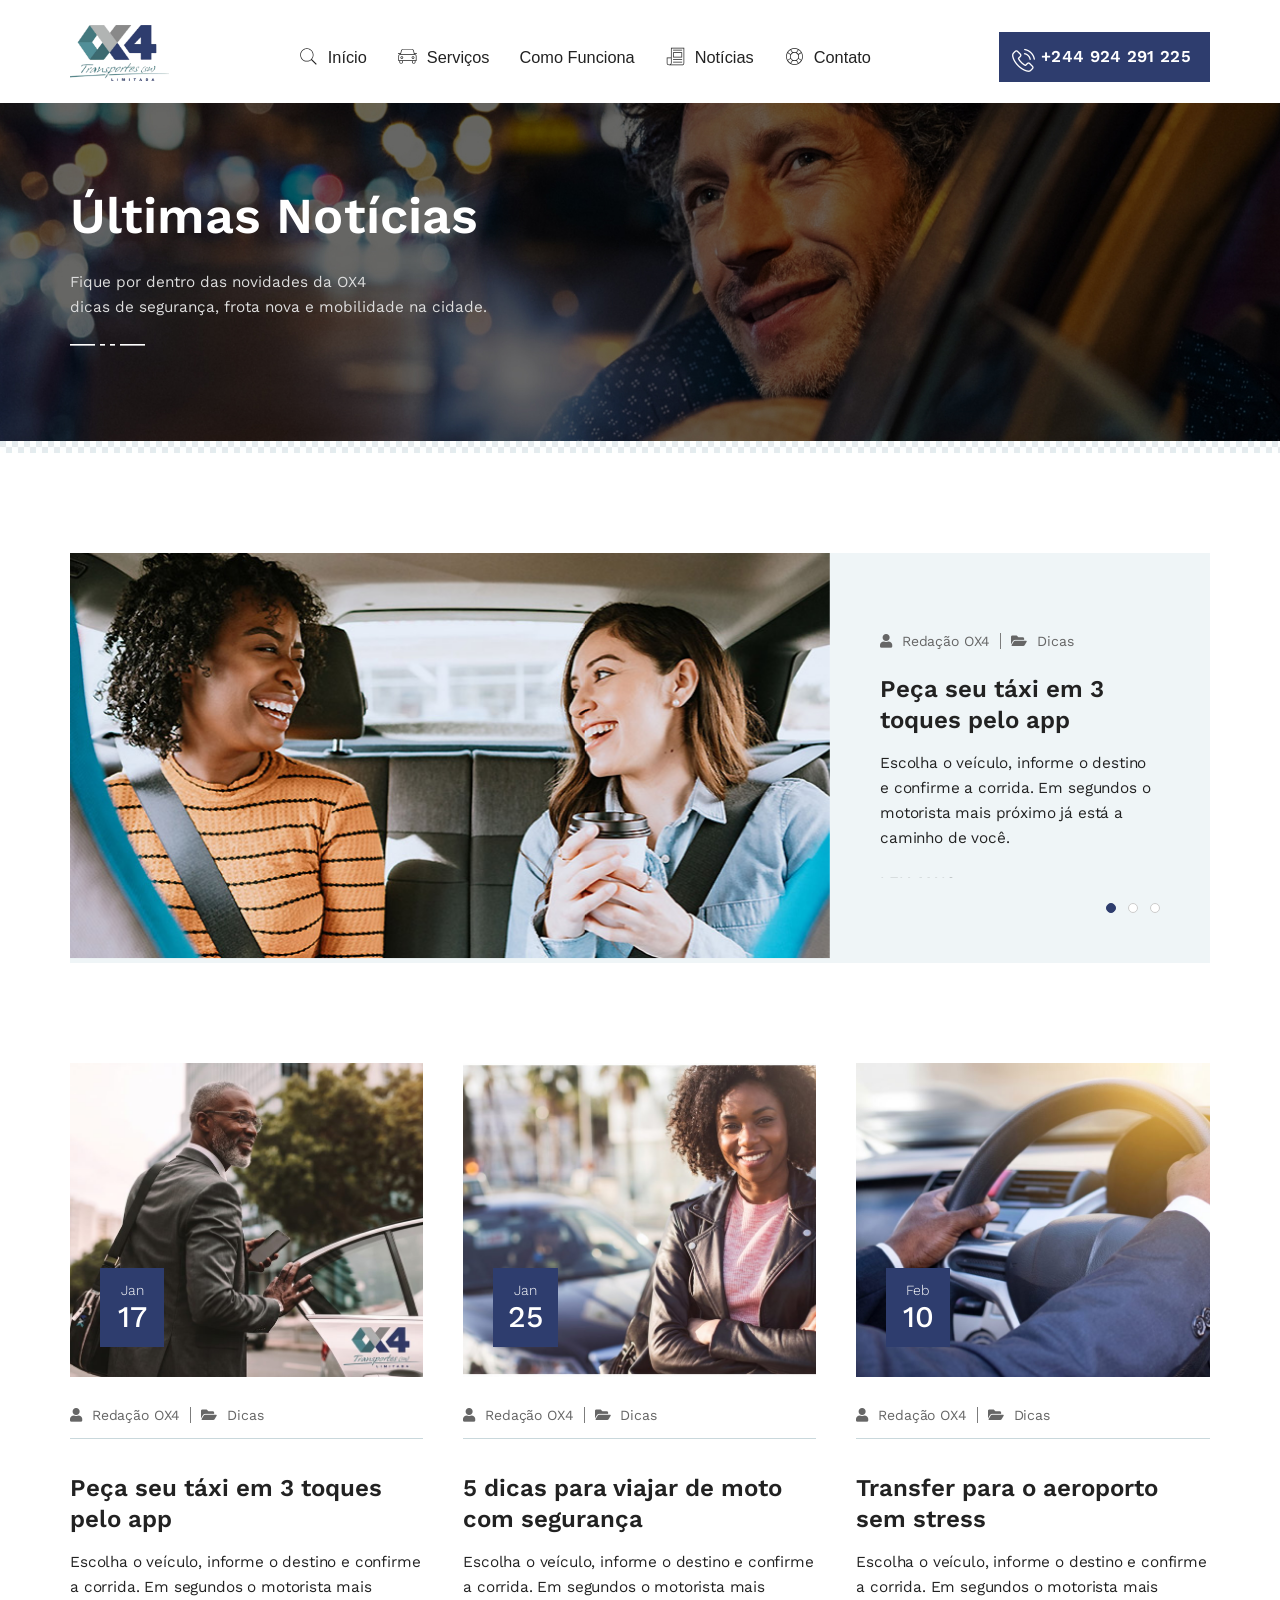
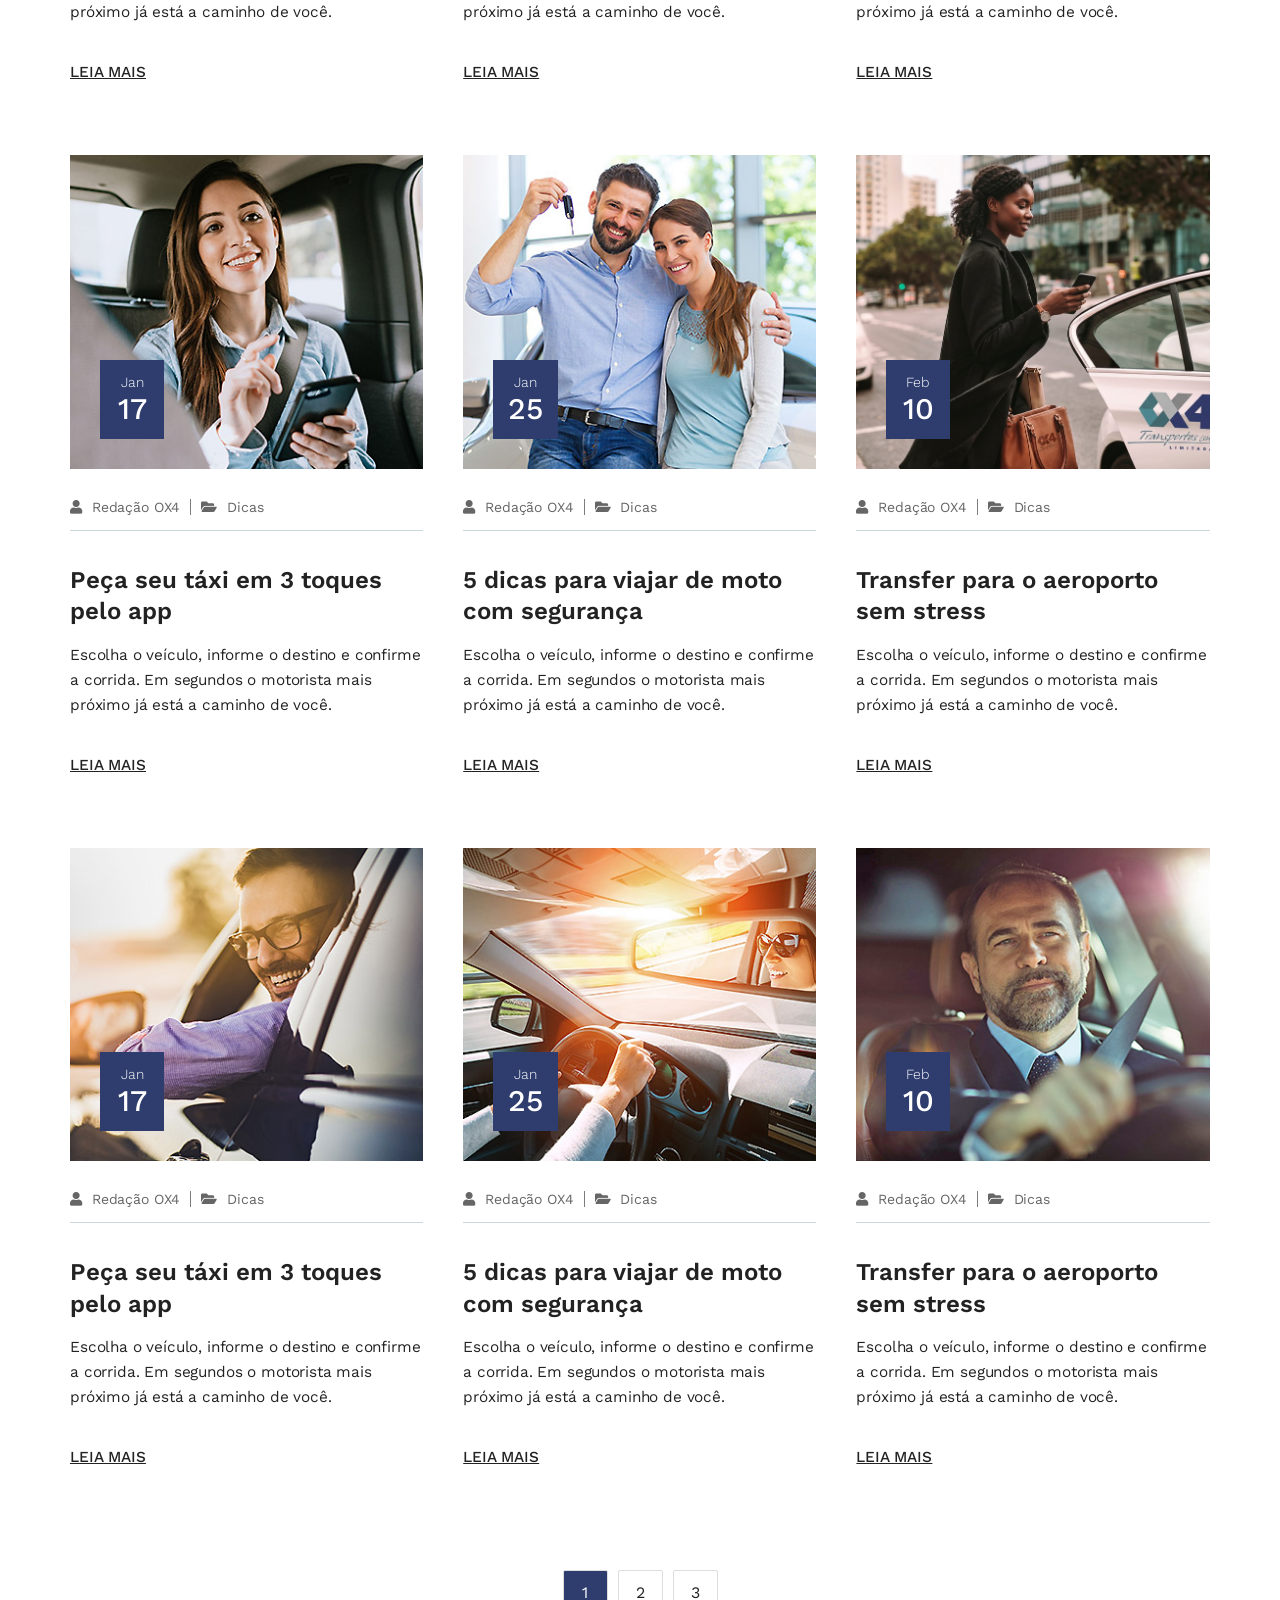
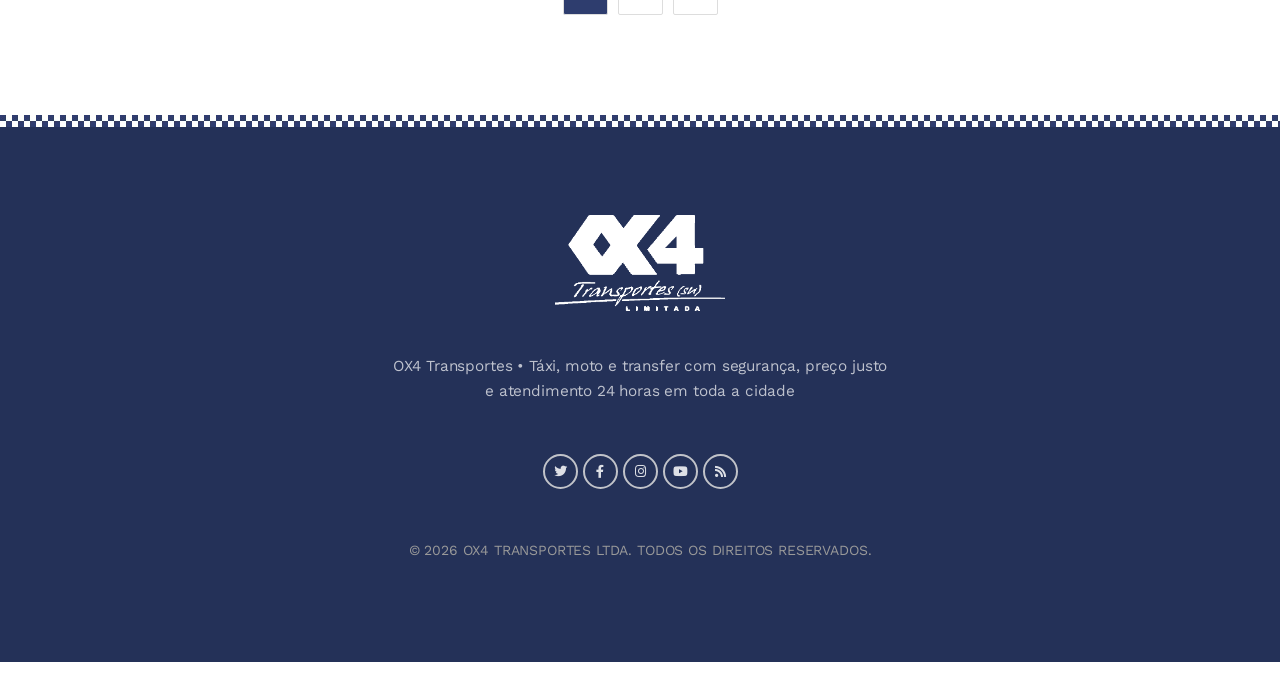
<file: getrider/04_blog-2.html>
<!DOCTYPE html>
<html lang="pt-BR">

<head>
    <meta charset="utf-8">
    <title>Notícias | OX4 Transportes</title>
    <meta content="OX4 Transportes" name="author">
    <meta content="OX4 Transportes - Táxi, Moto e Transfer" name="description">
    <meta name="viewport" content="width=device-width, initial-scale=1.0">
    <link rel="icon" type="image/png" href="assets/img/favicon.png">
    <meta name="HandheldFriendly" content="true">
    <meta name="format-detection" content="telephone=no">
    <meta content="IE=edge" http-equiv="X-UA-Compatible">
    <link rel="stylesheet" href="assets/css/uikit.min.css">
    <link rel="stylesheet" href="assets/css/all.min.css">
    <link rel="stylesheet" href="assets/css/datepicker.min.css">
    <link rel="stylesheet" href="assets/css/main.css">
    <link rel="stylesheet" href="assets/fonts/flaticon/font/flaticon.css">
</head>

<body class="page-blog">

    <!-- Loader-->
    <div id="page-preloader"><span class="spinner border-t_second_b border-t_prim_a"></span></div>
    <!-- Loader end-->


    <div class="page-wrapper">
        <header class="page-header">
            <div class="page-header__scroll" data-uk-sticky>
                <div class="uk-container">
                    <div class="page-header__inner">
                        <div class="page-header__logo">
                            <div class="logo"><a class="logo__link" href="index.html"><img class="logo__img" src="assets/img/logo.png" alt="OX4 Transportes"></a></div>
                        </div>
                        <div class="page-header__menu">
                            <nav class="page-nav" data-uk-navbar="">
                                <ul class="uk-navbar-nav">
                                <li><a href="01_landing_page.html"> <img src="assets/img/search.svg" data-uk-svg alt="home">Início</a></li>
                                <li><a href="02-search-1.html"> <img src="assets/img/car.svg" data-uk-svg alt="servicos">Serviços</a>
                                    <div class="uk-navbar-dropdown">
                                        <ul class="uk-nav uk-navbar-dropdown-nav">
                                            <li><a href="02-search-1.html">Solicitar Táxi</a></li>
                                            <li><a href="02-search-2.html">Solicitar Moto</a></li>
                                            <li><a href="02-search-3.html">Transfer e Corridas</a></li>
                                        </ul>
                                    </div>
                                </li>
                                <li> <a href="01_landing_page.html#como-funciona">Como Funciona</a></li>
                                <li><a href="03_blog-1.html"> <img src="assets/img/news-paper.svg" data-uk-svg alt="news-paper">Notícias</a>
                                    <div class="uk-navbar-dropdown">
                                        <ul class="uk-nav uk-navbar-dropdown-nav">
                                            <li><a href="03_blog-1.html">Lista de notícias</a></li>
                                            <li><a href="04_blog-2.html">Grade de notícias</a></li>
                                            <li><a href="05_blog-post.html">Matéria</a></li>
                                        </ul>
                                    </div>
                                </li>
                                <li> <a href="06_contact.html"> <img src="assets/img/help2.svg" data-uk-svg alt="help2">Contato</a></li>
                            </ul>
                        </nav>
                        </div>
                        <div class="page-header__phone"><a class="uk-button uk-button-danger" href="tel:+244924291225"> <i class="flaticon-phone-call"></i><span>+244 924 291 225</span></a></div>
                        <div class="page-header__btn"> <a class="uk-button uk-button-danger" href="04_blog-2.html#offcanvas" data-uk-toggle data-uk-icon="menu"></a></div>
                    </div>
                </div>
            </div>
        </header>
        <main class="page-main">
            <div class="section-banner">
                <div class="section-banner__bg">
                    <div class="uk-cover-container"><img src="assets/img/img-banner-blog.jpg" alt="img-banner" data-uk-cover><canvas></canvas></div>
                </div>
                <div class="section-banner__content">
                    <div class="uk-overlay uk-position-center-left uk-width-1-1">
                        <div class="uk-container uk-width-1-1">
                            <div class="section-banner__title">
                                <h1>Últimas Notícias</h1>
                            </div>
                            <div class="section-banner__text decor-bottom">Fique por dentro das novidades da OX4<br> dicas de segurança, frota nova e mobilidade na cidade.</div>
                        </div>
                    </div>
                </div>
            </div>
            <div class="section-slider-blog">
                <div class="uk-container">
                    <div class="slider-blog">
                        <div data-uk-slideshow="max-height: 285; min-height: 275; animation: slide">
                            <div class="uk-grid uk-grid-collapse" data-uk-grid>
                                <div class="uk-width-2-3@m">
                                    <div class="slider-blog__photos">
                                        <ul>
                                            <li class="uk-animation-fade" data-uk-slideshow-item="0"><img class="uk-width-1-1" src="assets/img/img-article-intro-1.jpg" alt="img-slider-blog"></li>
                                            <li class="uk-animation-fade" data-uk-slideshow-item="1"><img class="uk-width-1-1" src="assets/img/img-article-intro-2.jpg" alt="img-slider-blog"></li>
                                            <li class="uk-animation-fade" data-uk-slideshow-item="2"><img class="uk-width-1-1" src="assets/img/img-article-intro-3.jpg" alt="img-slider-blog"></li>
                                        </ul>
                                    </div>
                                </div>
                                <div class="uk-width-1-3@m">
                                    <div class="slider-blog__content">
                                        <div class="slider-blog__box">
                                            <ul class="uk-slideshow-items">
                                                <li>
                                                    <div class="blog-card">
                                                        <div class="blog-card__body">
                                                            <div class="blog-card__info">
                                                                <div class="blog-card__author"> <i class="fas fa-user"></i>Redação OX4</div>
                                                                <div class="blog-card__category"> <i class="fas fa-folder-open"></i>Dicas</div>
                                                            </div>
                                                            <div class="blog-card__title"> <a href="05_blog-post.html">Peça seu táxi em 3 toques pelo app</a></div>
                                                            <div class="blog-card__intro">
                                                                <p>Escolha o veículo, informe o destino e confirme a corrida. Em segundos o motorista mais próximo já está a caminho de você.</p>
                                                            </div>
                                                            <div class="blog-card__more"><a class="uk-button-link" href="05_blog-post.html">Leia mais</a></div>
                                                        </div>
                                                    </div>
                                                </li>
                                                <li>
                                                    <div class="blog-card">
                                                        <div class="blog-card__body">
                                                            <div class="blog-card__info">
                                                                <div class="blog-card__author"> <i class="fas fa-user"></i>Redação OX4</div>
                                                                <div class="blog-card__category"> <i class="fas fa-folder-open"></i>Dicas</div>
                                                            </div>
                                                            <div class="blog-card__title"> <a href="05_blog-post.html">Peça seu táxi em 3 toques pelo app</a></div>
                                                            <div class="blog-card__intro">
                                                                <p>Capacete, jaqueta e trajeto planejado: confira o checklist completo da OX4 antes de sair de moto pela cidade.</p>
                                                            </div>
                                                            <div class="blog-card__more"><a class="uk-button-link" href="05_blog-post.html">Leia mais</a></div>
                                                        </div>
                                                    </div>
                                                </li>
                                                <li>
                                                    <div class="blog-card">
                                                        <div class="blog-card__body">
                                                            <div class="blog-card__info">
                                                                <div class="blog-card__author"> <i class="fas fa-user"></i>Redação OX4</div>
                                                                <div class="blog-card__category"> <i class="fas fa-folder-open"></i>Dicas</div>
                                                            </div>
                                                            <div class="blog-card__title"> <a href="05_blog-post.html">Peça seu táxi em 3 toques pelo app</a></div>
                                                            <div class="blog-card__intro">
                                                                <p>Reserve com antecedência e viaje sem imprevistos: espaço para malas, horário combinado e motorista pontual.</p>
                                                            </div>
                                                            <div class="blog-card__more"><a class="uk-button-link" href="05_blog-post.html">Leia mais</a></div>
                                                        </div>
                                                    </div>
                                                </li>
                                            </ul>
                                        </div>
                                        <div class="slider-blog__dots">
                                            <ul class="uk-slideshow-nav uk-dotnav uk-flex uk-flex-right"></ul>
                                        </div>
                                    </div>
                                </div>
                            </div>
                        </div>
                    </div>
                </div>
            </div>
            <div class="page-content">
                <div class="uk-section uk-container">
                    <div class="uk-grid uk-child-width-1-3@m uk-child-width-1-2@s" data-uk-grid>
                        <div>
                            <div class="blog-card">
                                <div class="blog-card__box">
                                    <div class="blog-card__media"><a href="05_blog-post.html"><img src="assets/img/blog-thumb-1.jpg" alt="Peça seu táxi em 3 toques pelo app" /></a>
                                        <div class="blog-card__date"> <span>Jan</span><span>17</span></div>
                                    </div>
                                    <div class="blog-card__body">
                                        <div class="blog-card__info">
                                            <div class="blog-card__author"> <i class="fas fa-user"></i>Redação OX4</div>
                                            <div class="blog-card__category"> <i class="fas fa-folder-open"></i>Dicas</div>
                                        </div>
                                        <div class="blog-card__title"> <a href="05_blog-post.html">Peça seu táxi em 3 toques pelo app</a></div>
                                        <div class="blog-card__intro">
                                            <p>Escolha o veículo, informe o destino e confirme a corrida. Em segundos o motorista mais próximo já está a caminho de você.</p>
                                        </div>
                                        <div class="blog-card__more"><a class="uk-button-link" href="05_blog-post.html">Leia mais</a></div>
                                    </div>
                                </div>
                            </div>
                        </div>
                        <div>
                            <div class="blog-card">
                                <div class="blog-card__box">
                                    <div class="blog-card__media"><a href="05_blog-post.html"><img src="assets/img/blog-thumb-2.jpg" alt="5 dicas para viajar de moto com segurança" /></a>
                                        <div class="blog-card__date"> <span>Jan</span><span>25</span></div>
                                    </div>
                                    <div class="blog-card__body">
                                        <div class="blog-card__info">
                                            <div class="blog-card__author"> <i class="fas fa-user"></i>Redação OX4</div>
                                            <div class="blog-card__category"> <i class="fas fa-folder-open"></i>Dicas</div>
                                        </div>
                                        <div class="blog-card__title"> <a href="05_blog-post.html">5 dicas para viajar de moto com segurança</a></div>
                                        <div class="blog-card__intro">
                                            <p>Escolha o veículo, informe o destino e confirme a corrida. Em segundos o motorista mais próximo já está a caminho de você.</p>
                                        </div>
                                        <div class="blog-card__more"><a class="uk-button-link" href="05_blog-post.html">Leia mais</a></div>
                                    </div>
                                </div>
                            </div>
                        </div>
                        <div>
                            <div class="blog-card">
                                <div class="blog-card__box">
                                    <div class="blog-card__media"><a href="05_blog-post.html"><img src="assets/img/blog-thumb-3.jpg" alt="Transfer para o aeroporto sem stress" /></a>
                                        <div class="blog-card__date"> <span>Feb</span><span>10</span></div>
                                    </div>
                                    <div class="blog-card__body">
                                        <div class="blog-card__info">
                                            <div class="blog-card__author"> <i class="fas fa-user"></i>Redação OX4</div>
                                            <div class="blog-card__category"> <i class="fas fa-folder-open"></i>Dicas</div>
                                        </div>
                                        <div class="blog-card__title"> <a href="05_blog-post.html">Transfer para o aeroporto sem stress</a></div>
                                        <div class="blog-card__intro">
                                            <p>Escolha o veículo, informe o destino e confirme a corrida. Em segundos o motorista mais próximo já está a caminho de você.</p>
                                        </div>
                                        <div class="blog-card__more"><a class="uk-button-link" href="05_blog-post.html">Leia mais</a></div>
                                    </div>
                                </div>
                            </div>
                        </div>
                        <div>
                            <div class="blog-card">
                                <div class="blog-card__box">
                                    <div class="blog-card__media"><a href="05_blog-post.html"><img src="assets/img/blog-thumb-4.jpg" alt="Peça seu táxi em 3 toques pelo app" /></a>
                                        <div class="blog-card__date"> <span>Jan</span><span>17</span></div>
                                    </div>
                                    <div class="blog-card__body">
                                        <div class="blog-card__info">
                                            <div class="blog-card__author"> <i class="fas fa-user"></i>Redação OX4</div>
                                            <div class="blog-card__category"> <i class="fas fa-folder-open"></i>Dicas</div>
                                        </div>
                                        <div class="blog-card__title"> <a href="05_blog-post.html">Peça seu táxi em 3 toques pelo app</a></div>
                                        <div class="blog-card__intro">
                                            <p>Escolha o veículo, informe o destino e confirme a corrida. Em segundos o motorista mais próximo já está a caminho de você.</p>
                                        </div>
                                        <div class="blog-card__more"><a class="uk-button-link" href="05_blog-post.html">Leia mais</a></div>
                                    </div>
                                </div>
                            </div>
                        </div>
                        <div>
                            <div class="blog-card">
                                <div class="blog-card__box">
                                    <div class="blog-card__media"><a href="05_blog-post.html"><img src="assets/img/blog-thumb-5.jpg" alt="5 dicas para viajar de moto com segurança" /></a>
                                        <div class="blog-card__date"> <span>Jan</span><span>25</span></div>
                                    </div>
                                    <div class="blog-card__body">
                                        <div class="blog-card__info">
                                            <div class="blog-card__author"> <i class="fas fa-user"></i>Redação OX4</div>
                                            <div class="blog-card__category"> <i class="fas fa-folder-open"></i>Dicas</div>
                                        </div>
                                        <div class="blog-card__title"> <a href="05_blog-post.html">5 dicas para viajar de moto com segurança</a></div>
                                        <div class="blog-card__intro">
                                            <p>Escolha o veículo, informe o destino e confirme a corrida. Em segundos o motorista mais próximo já está a caminho de você.</p>
                                        </div>
                                        <div class="blog-card__more"><a class="uk-button-link" href="05_blog-post.html">Leia mais</a></div>
                                    </div>
                                </div>
                            </div>
                        </div>
                        <div>
                            <div class="blog-card">
                                <div class="blog-card__box">
                                    <div class="blog-card__media"><a href="05_blog-post.html"><img src="assets/img/blog-thumb-6.jpg" alt="Transfer para o aeroporto sem stress" /></a>
                                        <div class="blog-card__date"> <span>Feb</span><span>10</span></div>
                                    </div>
                                    <div class="blog-card__body">
                                        <div class="blog-card__info">
                                            <div class="blog-card__author"> <i class="fas fa-user"></i>Redação OX4</div>
                                            <div class="blog-card__category"> <i class="fas fa-folder-open"></i>Dicas</div>
                                        </div>
                                        <div class="blog-card__title"> <a href="05_blog-post.html">Transfer para o aeroporto sem stress</a></div>
                                        <div class="blog-card__intro">
                                            <p>Escolha o veículo, informe o destino e confirme a corrida. Em segundos o motorista mais próximo já está a caminho de você.</p>
                                        </div>
                                        <div class="blog-card__more"><a class="uk-button-link" href="05_blog-post.html">Leia mais</a></div>
                                    </div>
                                </div>
                            </div>
                        </div>
                        <div>
                            <div class="blog-card">
                                <div class="blog-card__box">
                                    <div class="blog-card__media"><a href="05_blog-post.html"><img src="assets/img/blog-thumb-7.jpg" alt="Peça seu táxi em 3 toques pelo app" /></a>
                                        <div class="blog-card__date"> <span>Jan</span><span>17</span></div>
                                    </div>
                                    <div class="blog-card__body">
                                        <div class="blog-card__info">
                                            <div class="blog-card__author"> <i class="fas fa-user"></i>Redação OX4</div>
                                            <div class="blog-card__category"> <i class="fas fa-folder-open"></i>Dicas</div>
                                        </div>
                                        <div class="blog-card__title"> <a href="05_blog-post.html">Peça seu táxi em 3 toques pelo app</a></div>
                                        <div class="blog-card__intro">
                                            <p>Escolha o veículo, informe o destino e confirme a corrida. Em segundos o motorista mais próximo já está a caminho de você.</p>
                                        </div>
                                        <div class="blog-card__more"><a class="uk-button-link" href="05_blog-post.html">Leia mais</a></div>
                                    </div>
                                </div>
                            </div>
                        </div>
                        <div>
                            <div class="blog-card">
                                <div class="blog-card__box">
                                    <div class="blog-card__media"><a href="05_blog-post.html"><img src="assets/img/blog-thumb-8.jpg" alt="5 dicas para viajar de moto com segurança" /></a>
                                        <div class="blog-card__date"> <span>Jan</span><span>25</span></div>
                                    </div>
                                    <div class="blog-card__body">
                                        <div class="blog-card__info">
                                            <div class="blog-card__author"> <i class="fas fa-user"></i>Redação OX4</div>
                                            <div class="blog-card__category"> <i class="fas fa-folder-open"></i>Dicas</div>
                                        </div>
                                        <div class="blog-card__title"> <a href="05_blog-post.html">5 dicas para viajar de moto com segurança</a></div>
                                        <div class="blog-card__intro">
                                            <p>Escolha o veículo, informe o destino e confirme a corrida. Em segundos o motorista mais próximo já está a caminho de você.</p>
                                        </div>
                                        <div class="blog-card__more"><a class="uk-button-link" href="05_blog-post.html">Leia mais</a></div>
                                    </div>
                                </div>
                            </div>
                        </div>
                        <div>
                            <div class="blog-card">
                                <div class="blog-card__box">
                                    <div class="blog-card__media"><a href="05_blog-post.html"><img src="assets/img/blog-thumb-9.jpg" alt="Transfer para o aeroporto sem stress" /></a>
                                        <div class="blog-card__date"> <span>Feb</span><span>10</span></div>
                                    </div>
                                    <div class="blog-card__body">
                                        <div class="blog-card__info">
                                            <div class="blog-card__author"> <i class="fas fa-user"></i>Redação OX4</div>
                                            <div class="blog-card__category"> <i class="fas fa-folder-open"></i>Dicas</div>
                                        </div>
                                        <div class="blog-card__title"> <a href="05_blog-post.html">Transfer para o aeroporto sem stress</a></div>
                                        <div class="blog-card__intro">
                                            <p>Escolha o veículo, informe o destino e confirme a corrida. Em segundos o motorista mais próximo já está a caminho de você.</p>
                                        </div>
                                        <div class="blog-card__more"><a class="uk-button-link" href="05_blog-post.html">Leia mais</a></div>
                                    </div>
                                </div>
                            </div>
                        </div>
                    </div>
                    <ul class="uk-pagination uk-flex-center uk-margin-large-top">
                        <li class="uk-active"><a href="04_blog-2.html#">1</a></li>
                        <li><a href="04_blog-2.html#">2</a></li>
                        <li><a href="04_blog-2.html#">3</a></li>
                    </ul>
                </div>
            </div>
        </main>
        <footer class="page-footer">
            <div class="uk-container">
                <div class="page-footer__inner">
                    <div class="page-footer__logo">
                        <div class="logo"><a class="logo__link" href="01_landing_page.html"><img class="logo__img" src="assets/img/logo-white.png" alt="OX4 Transportes"></a></div>
                    </div>
                    <div class="page-footer__text">
                        <p>OX4 Transportes &bull; Táxi, moto e transfer com segurança, preço justo<br> e atendimento 24 horas em toda a cidade</p>
                    </div>
                    <div class="page-footer__social">
                        <ul class="social">
                            <li><a href="04_blog-2.html#!"><i class="fab fa-twitter"></i></a></li>
                            <li><a href="04_blog-2.html#!"><i class="fab fa-facebook-f"></i></a></li>
                            <li><a href="04_blog-2.html#!"><i class="fab fa-instagram"></i></a></li>
                            <li><a href="04_blog-2.html#!"><i class="fab fa-youtube"></i></a></li>
                            <li><a href="04_blog-2.html#!"><i class="fas fa-rss"></i></a></li>
                        </ul>
                    </div>
                    <div class="page-footer__copy"> <span>&copy; 2026 OX4 Transportes Ltda. Todos os direitos reservados.</span></div>
                </div>
            </div><!-- Additional blocks-->
            <div id="offcanvas" data-uk-offcanvas="overlay: true">
                <div class="uk-offcanvas-bar uk-flex uk-flex-column uk-flex-between"><button class="uk-offcanvas-close" type="button" data-uk-close=""></button>
                    <div class="uk-margin">
                        <div class="uk-margin-bottom">
                            <div class="logo"><a class="logo__link" href="01_landing_page.html"><img class="logo__img" src="assets/img/logo-white.png" alt="OX4 Transportes"></a></div>
                        </div>
                        <div class="uk-margin">
                            <ul class="uk-nav uk-nav-default uk-nav-parent-icon" data-uk-nav>
                                <li><a href="01_landing_page.html"> <img src="assets/img/search.svg" data-uk-svg alt="home">Início</a></li>
                                <li class="uk-parent"><a href="02-search-1.html"> <img src="assets/img/car.svg" data-uk-svg alt="servicos">Serviços</a>
                                    <ul class="uk-nav-sub">
                                        <li><a href="02-search-1.html">Solicitar Táxi</a></li>
                                        <li><a href="02-search-2.html">Solicitar Moto</a></li>
                                        <li><a href="02-search-3.html">Transfer e Corridas</a></li>
                                    </ul>
                                </li>
                                <li> <a href="01_landing_page.html#como-funciona">Como Funciona</a></li>
                                <li class="uk-parent"> <a href="03_blog-1.html"> <img src="assets/img/news-paper.svg" data-uk-svg alt="news-paper">Notícias</a>
                                    <ul class="uk-nav-sub">
                                        <li><a href="03_blog-1.html">Lista de notícias</a></li>
                                        <li><a href="04_blog-2.html">Grade de notícias</a></li>
                                        <li><a href="05_blog-post.html">Matéria</a></li>
                                    </ul>
                                </li>
                                <li> <a href="06_contact.html"> <img src="assets/img/help2.svg" data-uk-svg alt="help2">Contato</a></li>
                            </ul>
                        </div>
                    </div>
                    <div class="uk-margin"><a class="uk-button uk-button-danger uk-width-1-1" href="tel:+244924291225"> <img src="assets/img/call.svg" alt="call" data-uk-svg><span>+244 924 291 225</span></a></div>
                </div>
            </div>
            <div class="uk-flex-top" id="callback" data-uk-modal="">
                <div class="uk-modal-dialog uk-modal-body uk-margin-auto-vertical"><button class="uk-modal-close-default" type="button" data-uk-close=""></button>
                    <p>Em instantes nossa central entra em contato com você. Se preferir falar agora, ligue para <b>+244 924 291 225</b> - atendemos 24 horas, todos os dias.</p>
                </div>
            </div><!-- End Additional blocks-->
        </footer>
    </div>
    <script src="assets/js/jquery.min.js"></script>
    <script src="assets/js/uikit.min.js"></script>
    <script src="assets/js/uikit-icons.min.js"></script>
    <script src="assets/js/datepicker.min.js"></script>
    <script src="assets/js/i18n/datepicker.en.js"></script>
    <script src="assets/js/main.js"></script>
</body>

</html>
</file>
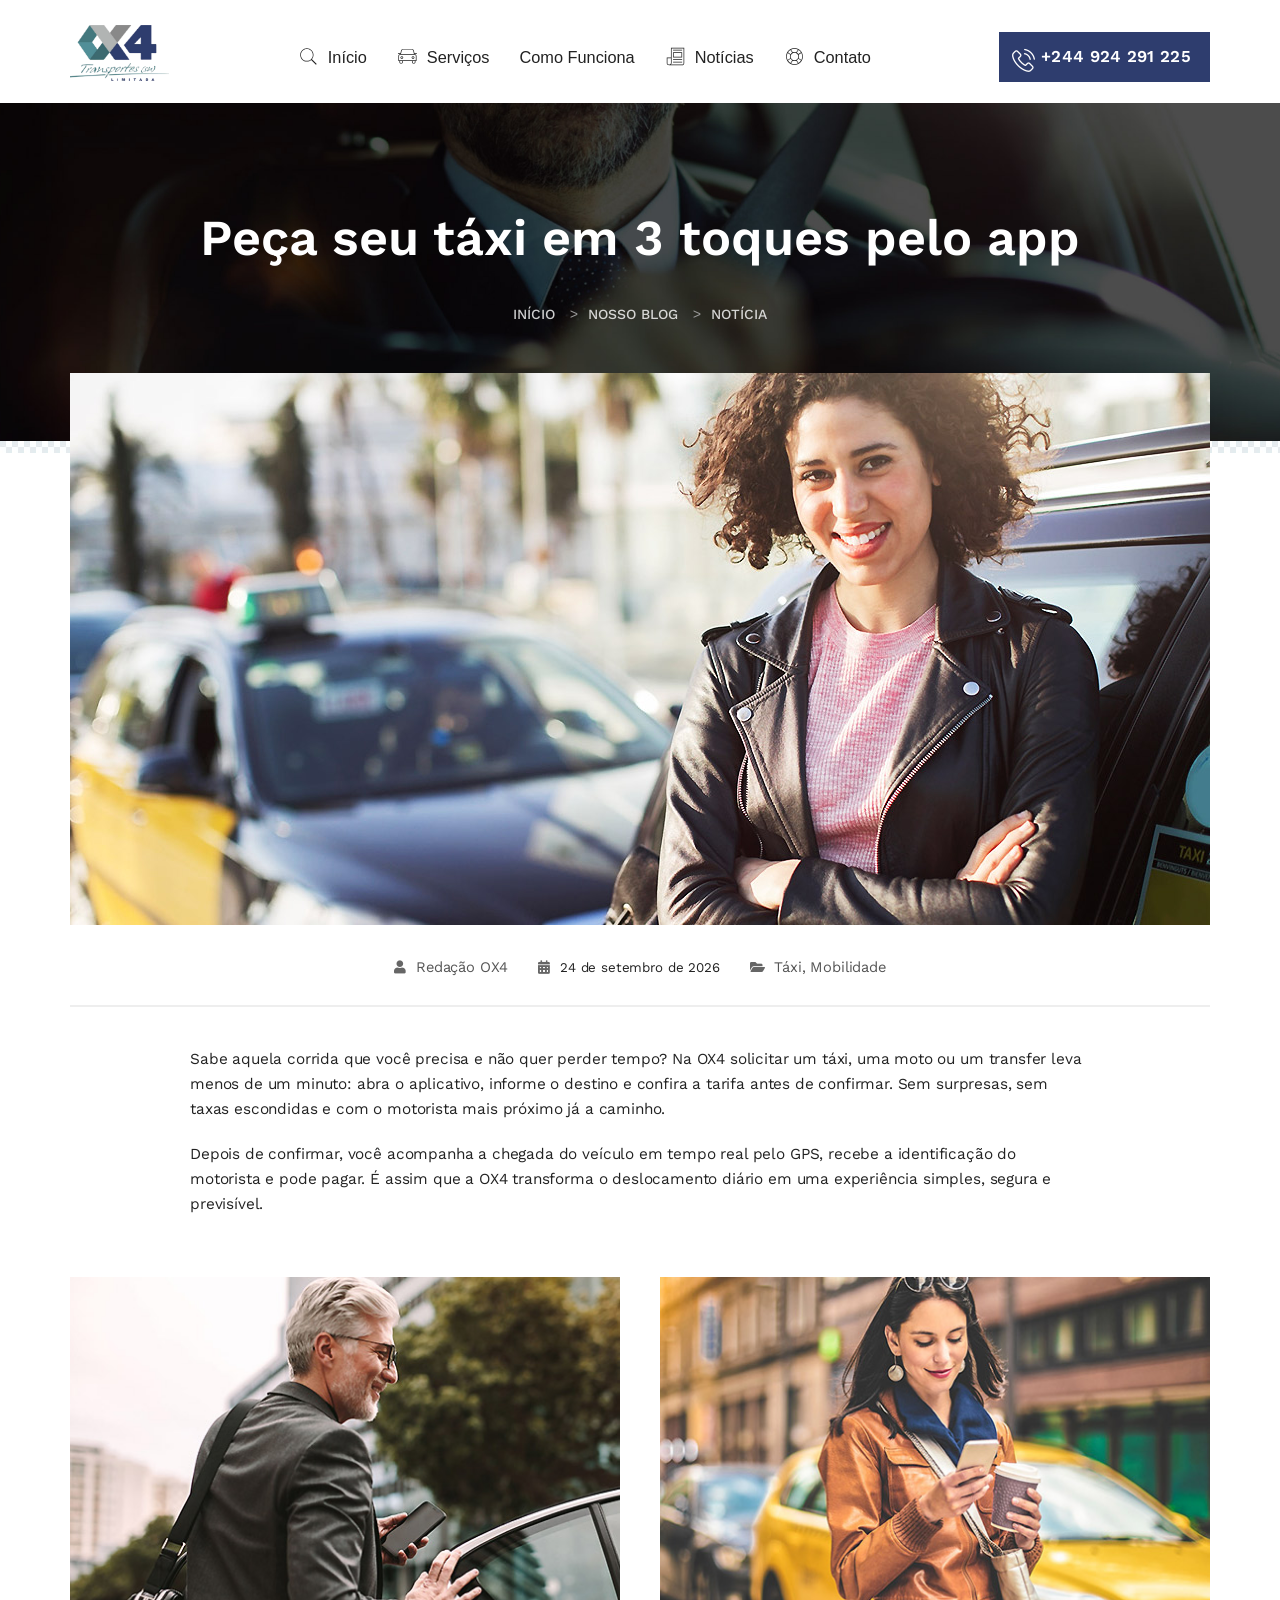
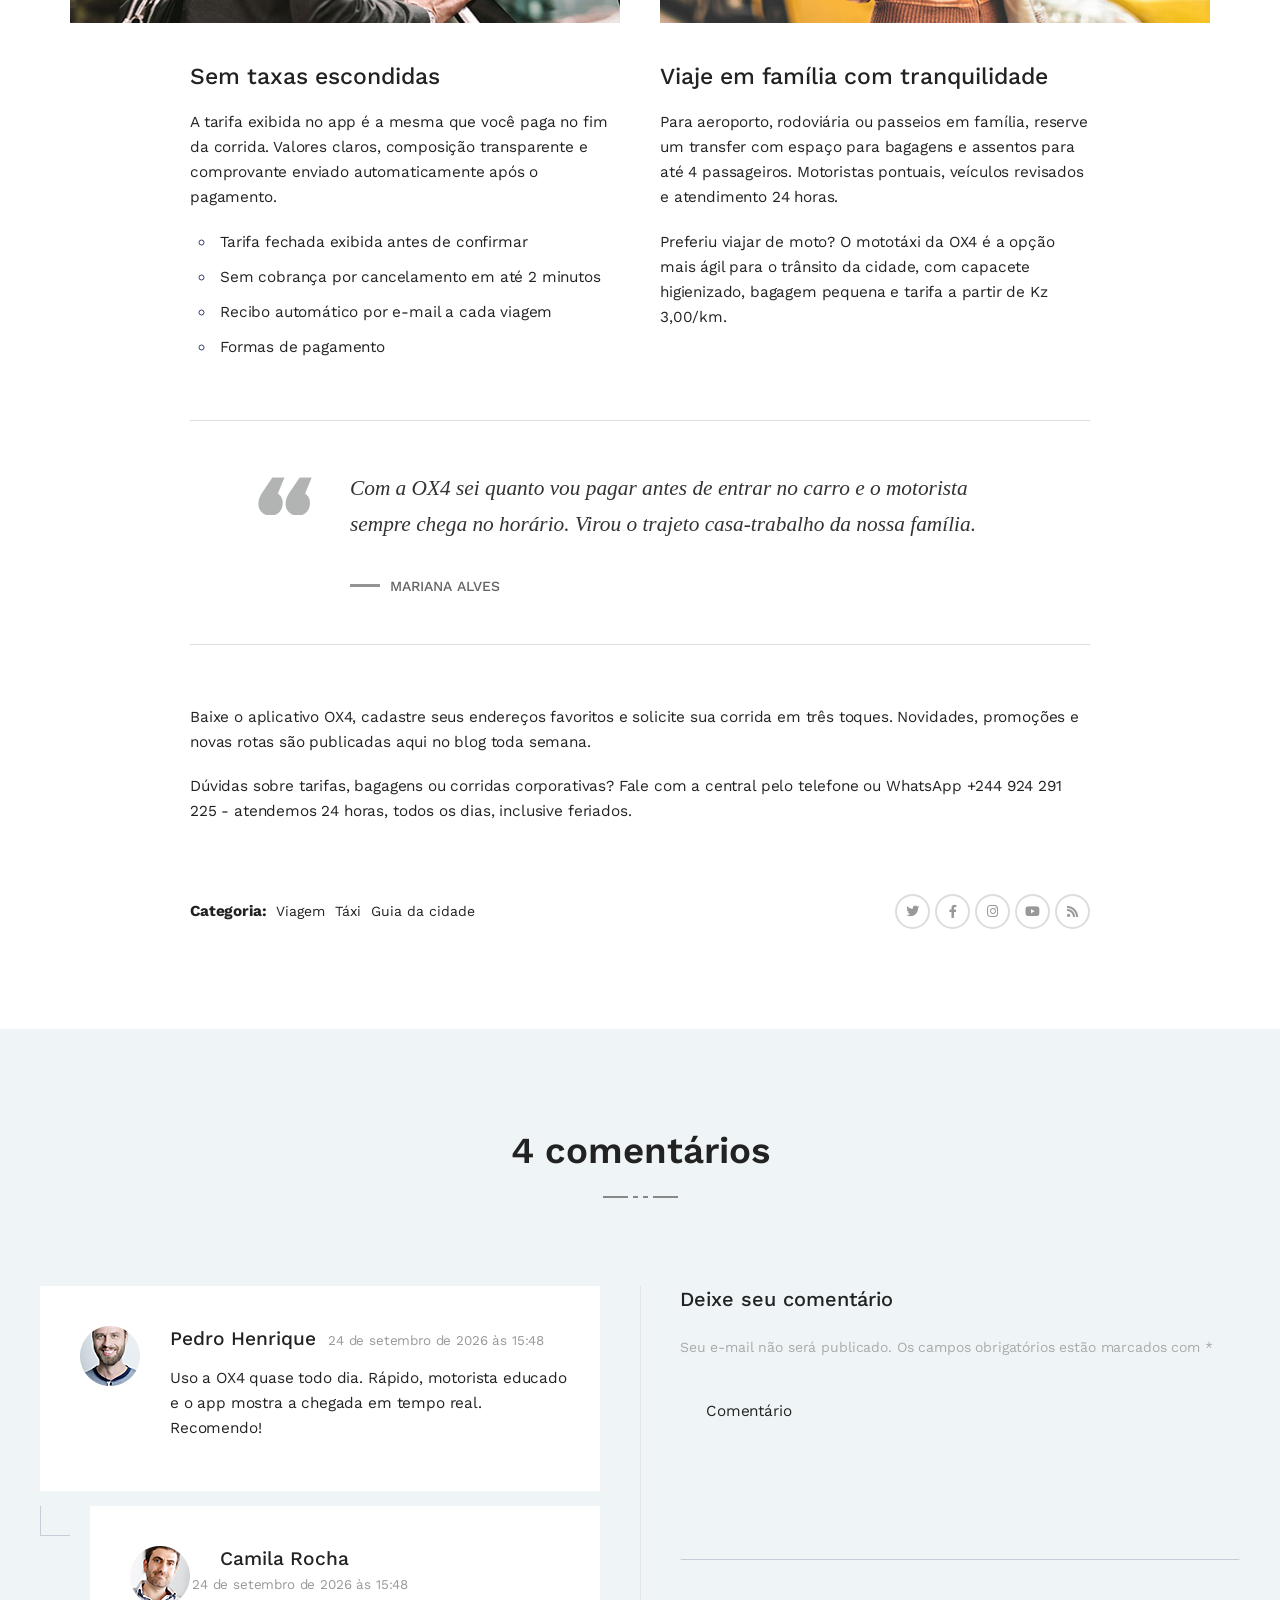
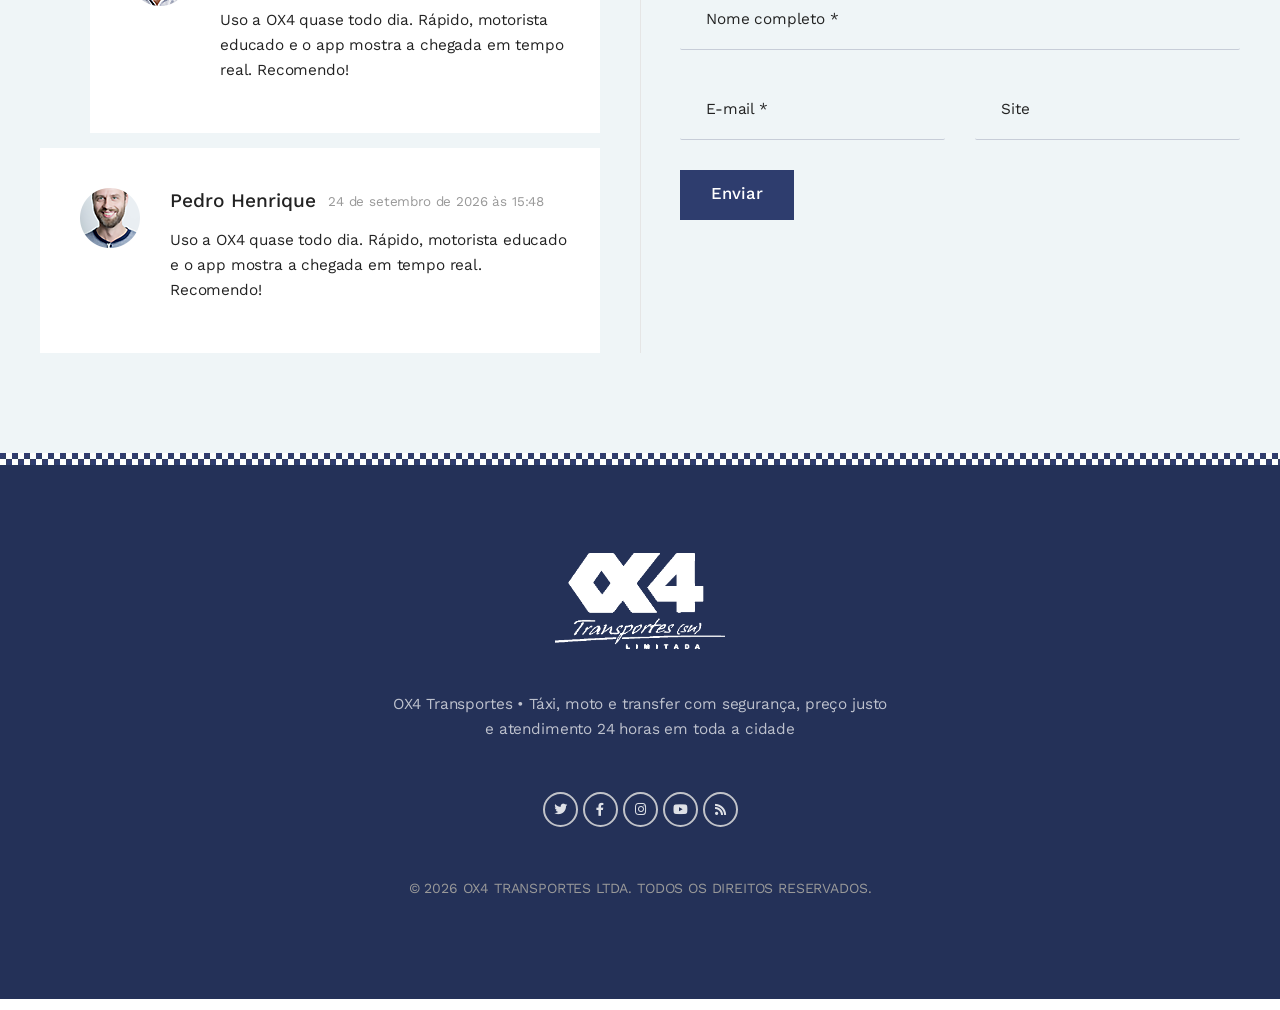
<file: getrider/05_blog-post.html>
<!DOCTYPE html>
<html lang="pt-BR">

<head>
    <meta charset="utf-8">
    <title>Notícia | OX4 Transportes</title>
    <meta content="OX4 Transportes" name="author">
    <meta content="OX4 Transportes - Táxi, Moto e Transfer" name="description">
    <meta name="viewport" content="width=device-width, initial-scale=1.0">
    <link rel="icon" type="image/png" href="assets/img/favicon.png">
    <meta name="HandheldFriendly" content="true">
    <meta name="format-detection" content="telephone=no">
    <meta content="IE=edge" http-equiv="X-UA-Compatible">
    <link rel="stylesheet" href="assets/css/uikit.min.css">
    <link rel="stylesheet" href="assets/css/all.min.css">
    <link rel="stylesheet" href="assets/css/datepicker.min.css">
    <link rel="stylesheet" href="assets/css/main.css">
    <link rel="stylesheet" href="assets/fonts/flaticon/font/flaticon.css">
</head>

<body class="page-blog-post">

    <!-- Loader-->
    <div id="page-preloader"><span class="spinner border-t_second_b border-t_prim_a"></span></div>
    <!-- Loader end-->

    <div class="page-wrapper">
        <header class="page-header">
            <div class="page-header__scroll" data-uk-sticky>
                <div class="uk-container">
                    <div class="page-header__inner">
                        <div class="page-header__logo">
                            <div class="logo"><a class="logo__link" href="index.html"><img class="logo__img" src="assets/img/logo.png" alt="OX4 Transportes"></a></div>
                        </div>
                        <div class="page-header__menu">
                            <nav class="page-nav" data-uk-navbar="">
                                <ul class="uk-navbar-nav">
                                <li><a href="01_landing_page.html"> <img src="assets/img/search.svg" data-uk-svg alt="home">Início</a></li>
                                <li><a href="02-search-1.html"> <img src="assets/img/car.svg" data-uk-svg alt="servicos">Serviços</a>
                                    <div class="uk-navbar-dropdown">
                                        <ul class="uk-nav uk-navbar-dropdown-nav">
                                            <li><a href="02-search-1.html">Solicitar Táxi</a></li>
                                            <li><a href="02-search-2.html">Solicitar Moto</a></li>
                                            <li><a href="02-search-3.html">Transfer e Corridas</a></li>
                                        </ul>
                                    </div>
                                </li>
                                <li> <a href="01_landing_page.html#como-funciona">Como Funciona</a></li>
                                <li><a href="03_blog-1.html"> <img src="assets/img/news-paper.svg" data-uk-svg alt="news-paper">Notícias</a>
                                    <div class="uk-navbar-dropdown">
                                        <ul class="uk-nav uk-navbar-dropdown-nav">
                                            <li><a href="03_blog-1.html">Lista de notícias</a></li>
                                            <li><a href="04_blog-2.html">Grade de notícias</a></li>
                                            <li><a href="05_blog-post.html">Matéria</a></li>
                                        </ul>
                                    </div>
                                </li>
                                <li> <a href="06_contact.html"> <img src="assets/img/help2.svg" data-uk-svg alt="help2">Contato</a></li>
                            </ul>
                        </nav>
                        </div>
                        <div class="page-header__phone"><a class="uk-button uk-button-danger" href="tel:+244924291225"> <i class="flaticon-phone-call"></i><span>+244 924 291 225</span></a></div>
                        <div class="page-header__btn"> <a class="uk-button uk-button-danger" href="05_blog-post.html#offcanvas" data-uk-toggle data-uk-icon="menu"></a></div>
                    </div>
                </div>
            </div>
        </header>
        <main class="page-main">
            <div class="section-banner">
                <div class="section-banner__bg">
                    <div class="uk-cover-container"><img src="assets/img/img-banner-blog-3.jpg" alt="img-banner" data-uk-cover><canvas></canvas></div>
                </div>
                <div class="section-banner__content uk-text-center">
                    <div class="uk-overlay uk-position-center-left uk-width-1-1">
                        <div class="uk-container uk-width-1-1">
                            <div class="section-banner__title">
                                <h1>Peça seu táxi em 3 toques pelo app</h1>
                            </div>
                            <div class="section-banner__breadcrumb">
                                <ul class="uk-breadcrumb">
                                    <li><a href="01_landing_page.html">Início</a></li>
                                    <li><a href="04_blog-2.html">Nosso blog</a></li>
                                    <li><span>Notícia</span></li>
                                </ul>
                            </div>
                        </div>
                    </div>
                </div>
            </div>
            <div class="page-content page-content--article">
                <article class="article-full">
                    <div class="uk-container">
                        <div class="article-full__image"><a href="05_blog-post.html"><img src="assets/img/img-article-full-1.jpg" alt="img-article"></a></div>
                        <div class="article-full__info">
                            <div class="article-full__author"><i class="fas fa-user"></i><a href="05_blog-post.html#!">Redação OX4</a></div>
                            <div class="article-full__date"><i class="fas fa-calendar-alt"></i><span>24 de setembro de 2026</span></div>
                            <div class="article-full__category"><i class="fas fa-folder-open"></i><a href="05_blog-post.html#!">Táxi, Mobilidade</a></div>
                        </div>
                    </div>
                    <div class="uk-section-small uk-container uk-container-small">
                        <div class="article-full__content">
                            <p>Sabe aquela corrida que você precisa e não quer perder tempo? Na OX4 solicitar um táxi, uma moto ou um transfer leva menos de um minuto: abra o aplicativo, informe o destino e confira a tarifa antes de confirmar. Sem surpresas, sem taxas escondidas e com o motorista mais próximo já a caminho.</p>
                            <p>Depois de confirmar, você acompanha a chegada do veículo em tempo real pelo GPS, recebe a identificação do motorista e pode pagar. É assim que a OX4 transforma o deslocamento diário em uma experiência simples, segura e previsível.</p>
                        </div>
                    </div>
                    <div class="uk-container">
                        <div class="article-full__gallery">
                            <div class="uk-grid uk-child-width-1-2@m" data-uk-grid>
                                <div> <img src="assets/img/img-article-gallery-1.jpg" alt=""></div>
                                <div> <img src="assets/img/img-article-gallery-2.jpg" alt=""></div>
                            </div>
                        </div>
                    </div>
                    <div class="uk-section-small uk-container uk-container-small">
                        <div class="article-full__content">
                            <div class="uk-grid uk-child-width-1-2@m" data-uk-grid>
                                <div>
                                    <h3>Sem taxas escondidas</h3>
                                    <p>A tarifa exibida no app é a mesma que você paga no fim da corrida. Valores claros, composição transparente e comprovante enviado automaticamente após o pagamento.</p>
                                    <ul class="uk-list uk-list-circle">
                                        <li>Tarifa fechada exibida antes de confirmar</li>
                                        <li>Sem cobrança por cancelamento em até 2 minutos</li>
                                        <li>Recibo automático por e-mail a cada viagem</li>
                                        <li>Formas de pagamento</li>
                                    </ul>
                                </div>
                                <div>
                                    <h3>Viaje em família com tranquilidade</h3>
                                    <p>Para aeroporto, rodoviária ou passeios em família, reserve um transfer com espaço para bagagens e assentos para até 4 passageiros. Motoristas pontuais, veículos revisados e atendimento 24 horas.</p>
                                    <p>Preferiu viajar de moto? O mototáxi da OX4 é a opção mais ágil para o trânsito da cidade, com capacete higienizado, bagagem pequena e tarifa a partir de Kz 3,00/km.</p>
                                </div>
                            </div>
                            <blockquote> Com a OX4 sei quanto vou pagar antes de entrar no carro e o motorista sempre chega no horário. Virou o trajeto casa-trabalho da nossa família.<cite>Mariana Alves</cite></blockquote>
                            <p>Baixe o aplicativo OX4, cadastre seus endereços favoritos e solicite sua corrida em três toques. Novidades, promoções e novas rotas são publicadas aqui no blog toda semana.</p>
                            <p>Dúvidas sobre tarifas, bagagens ou corridas corporativas? Fale com a central pelo telefone ou WhatsApp +244 924 291 225 - atendemos 24 horas, todos os dias, inclusive feriados.</p>
                        </div>
                        <div class="article-full__bottom">
                            <div class="article-full__categories"> <strong>Categoria: </strong>
                                <ul>
                                    <li> <a href="05_blog-post.html#!">Viagem </a></li>
                                    <li><a href="05_blog-post.html#!">Táxi </a></li>
                                    <li><a href="05_blog-post.html#!">Guia da cidade</a></li>
                                </ul>
                            </div>
                            <div class="article-full__social">
                                <ul class="social">
                                    <li><a href="05_blog-post.html#!"><i class="fab fa-twitter"></i></a></li>
                                    <li><a href="05_blog-post.html#!"><i class="fab fa-facebook-f"></i></a></li>
                                    <li><a href="05_blog-post.html#!"><i class="fab fa-instagram"></i></a></li>
                                    <li><a href="05_blog-post.html#!"><i class="fab fa-youtube"></i></a></li>
                                    <li><a href="05_blog-post.html#!"><i class="fas fa-rss"></i></a></li>
                                </ul>
                            </div>
                        </div>
                    </div>
                </article>
            </div>
            <div class="section-comments">
                <div class="uk-background-muted">
                    <div class="uk-section uk-container uk-container-large">
                        <div class="section-title uk-text-center">
                            <div class="uk-h2">4 comentários</div>
                        </div>
                        <div class="section-content">
                            <div class="uk-grid uk-child-width-1-2@m uk-grid-divider" data-uk-grid>
                                <div>
                                    <ul class="uk-comment-list">
                                        <li>
                                            <article class="uk-comment">
                                                <div class="uk-grid-medium" data-uk-grid>
                                                    <div class="uk-width-auto"><img class="uk-comment-avatar" src="assets/img/avatar-1.png" width="60" height="60" alt="comment"></div>
                                                    <div class="uk-width-expand">
                                                        <header class="uk-comment-header">
                                                            <div class="uk-flex-middle" data-uk-grid>
                                                                <h4 class="uk-comment-title uk-margin-remove"><a class="uk-link-reset" href="05_blog-post.html#">Pedro Henrique</a></h4>
                                                                <p class="uk-comment-meta uk-margin-remove-top"><a class="uk-link-reset" href="05_blog-post.html#">24 de setembro de 2026 às 15:48</a></p>
                                                            </div>
                                                        </header>
                                                        <div class="uk-comment-body">
                                                            <p>Uso a OX4 quase todo dia. Rápido, motorista educado e o app mostra a chegada em tempo real. Recomendo!</p>
                                                            <div class="uk-text-right"><a class="uk-link-muted" href="05_blog-post.html#"><span data-uk-icon="chevron-right"></span> Responder</a></div>
                                                        </div>
                                                    </div>
                                                </div>
                                            </article>
                                            <ul>
                                                <li>
                                                    <article class="uk-comment">
                                                        <div class="uk-grid-medium" data-uk-grid>
                                                            <div class="uk-width-auto"><img class="uk-comment-avatar" src="assets/img/avatar-2.png" width="60" height="60" alt="comment"></div>
                                                            <div class="uk-width-expand">
                                                                <header class="uk-comment-header">
                                                                    <div class="uk-flex-middle" data-uk-grid>
                                                                        <h4 class="uk-comment-title uk-margin-remove"><a class="uk-link-reset" href="05_blog-post.html#">Camila Rocha</a></h4>
                                                                        <p class="uk-comment-meta uk-margin-remove-top"><a class="uk-link-reset" href="05_blog-post.html#">24 de setembro de 2026 às 15:48</a></p>
                                                                    </div>
                                                                </header>
                                                                <div class="uk-comment-body">
                                                                    <p>Uso a OX4 quase todo dia. Rápido, motorista educado e o app mostra a chegada em tempo real. Recomendo!</p>
                                                                    <div class="uk-text-right"><a class="uk-link-muted" href="05_blog-post.html#"><span data-uk-icon="chevron-right"></span> Responder</a></div>
                                                                </div>
                                                            </div>
                                                        </div>
                                                    </article>
                                                </li>
                                            </ul>
                                        </li>
                                        <li>
                                            <article class="uk-comment">
                                                <div class="uk-grid-medium" data-uk-grid>
                                                    <div class="uk-width-auto"><img class="uk-comment-avatar" src="assets/img/avatar-1.png" width="60" height="60" alt="comment"></div>
                                                    <div class="uk-width-expand">
                                                        <header class="uk-comment-header">
                                                            <div class="uk-flex-middle" data-uk-grid>
                                                                <h4 class="uk-comment-title uk-margin-remove"><a class="uk-link-reset" href="05_blog-post.html#">Pedro Henrique</a></h4>
                                                                <p class="uk-comment-meta uk-margin-remove-top"><a class="uk-link-reset" href="05_blog-post.html#">24 de setembro de 2026 às 15:48</a></p>
                                                            </div>
                                                        </header>
                                                        <div class="uk-comment-body">
                                                            <p>Uso a OX4 quase todo dia. Rápido, motorista educado e o app mostra a chegada em tempo real. Recomendo!</p>
                                                            <div class="uk-text-right"><a class="uk-link-muted" href="05_blog-post.html#"><span data-uk-icon="chevron-right"></span> Responder</a></div>
                                                        </div>
                                                    </div>
                                                </div>
                                            </article>
                                        </li>
                                    </ul>
                                </div>
                                <div>
                                    <div class="add-reviews-form" id="add-reviews">
                                        <div class="uk-h2">Deixe seu comentário</div>
                                        <p>Seu e-mail não será publicado. Os campos obrigatórios estão marcados com *</p>
                                        <form>
                                            <!-- Hidden Required Fields -->
                                            <input type="hidden" name="project_name" value="ox4-transportes">
                                            <input type="hidden" name="admin_email" value="contato@ox4transportes.com">
                                            <input type="hidden" name="form_subject" value="Comentário no blog">
                                            <!-- END Hidden Required Fields -->
                                            <div class="uk-grid uk-grid-medium uk-child-width-1-2@s" data-uk-grid>
                                                <div class="uk-width-1-1"><textarea class="uk-textarea" name="comment" placeholder="Comentário" required></textarea></div>
                                                <div class="uk-width-1-1"><input class="uk-input" type="text" name="Full_Name" placeholder="Nome completo *" required></div>
                                                <div><input class="uk-input" type="text" name="Email_address" placeholder="E-mail *" required></div>
                                                <div><input class="uk-input" type="text" name="Website" placeholder="Site"></div>
                                                <div class="uk-width-1-1"><button class="uk-button uk-button-danger" type="submit">Enviar</button></div>
                                            </div>
                                        </form>
                                    </div>
                                </div>
                            </div>
                        </div>
                    </div>
                </div>
            </div>
        </main>
        <footer class="page-footer">
            <div class="uk-container">
                <div class="page-footer__inner">
                    <div class="page-footer__logo">
                        <div class="logo"><a class="logo__link" href="01_landing_page.html"><img class="logo__img" src="assets/img/logo-white.png" alt="OX4 Transportes"></a></div>
                    </div>
                    <div class="page-footer__text">
                        <p>OX4 Transportes &bull; Táxi, moto e transfer com segurança, preço justo<br> e atendimento 24 horas em toda a cidade</p>
                    </div>
                    <div class="page-footer__social">
                        <ul class="social">
                            <li><a href="05_blog-post.html#!"><i class="fab fa-twitter"></i></a></li>
                            <li><a href="05_blog-post.html#!"><i class="fab fa-facebook-f"></i></a></li>
                            <li><a href="05_blog-post.html#!"><i class="fab fa-instagram"></i></a></li>
                            <li><a href="05_blog-post.html#!"><i class="fab fa-youtube"></i></a></li>
                            <li><a href="05_blog-post.html#!"><i class="fas fa-rss"></i></a></li>
                        </ul>
                    </div>
                    <div class="page-footer__copy"> <span>&copy; 2026 OX4 Transportes Ltda. Todos os direitos reservados.</span></div>
                </div>
            </div><!-- Additional blocks-->
            <div id="offcanvas" data-uk-offcanvas="overlay: true">
                <div class="uk-offcanvas-bar uk-flex uk-flex-column uk-flex-between"><button class="uk-offcanvas-close" type="button" data-uk-close=""></button>
                    <div class="uk-margin">
                        <div class="uk-margin-bottom">
                            <div class="logo"><a class="logo__link" href="01_landing_page.html"><img class="logo__img" src="assets/img/logo-white.png" alt="OX4 Transportes"></a></div>
                        </div>
                        <div class="uk-margin">
                            <ul class="uk-nav uk-nav-default uk-nav-parent-icon" data-uk-nav>
                                <li><a href="01_landing_page.html"> <img src="assets/img/search.svg" data-uk-svg alt="home">Início</a></li>
                                <li class="uk-parent"><a href="02-search-1.html"> <img src="assets/img/car.svg" data-uk-svg alt="servicos">Serviços</a>
                                    <ul class="uk-nav-sub">
                                        <li><a href="02-search-1.html">Solicitar Táxi</a></li>
                                        <li><a href="02-search-2.html">Solicitar Moto</a></li>
                                        <li><a href="02-search-3.html">Transfer e Corridas</a></li>
                                    </ul>
                                </li>
                                <li> <a href="01_landing_page.html#como-funciona">Como Funciona</a></li>
                                <li class="uk-parent"> <a href="03_blog-1.html"> <img src="assets/img/news-paper.svg" data-uk-svg alt="news-paper">Notícias</a>
                                    <ul class="uk-nav-sub">
                                        <li><a href="03_blog-1.html">Lista de notícias</a></li>
                                        <li><a href="04_blog-2.html">Grade de notícias</a></li>
                                        <li><a href="05_blog-post.html">Matéria</a></li>
                                    </ul>
                                </li>
                                <li> <a href="06_contact.html"> <img src="assets/img/help2.svg" data-uk-svg alt="help2">Contato</a></li>
                            </ul>
                        </div>
                    </div>
                    <div class="uk-margin"><a class="uk-button uk-button-danger uk-width-1-1" href="tel:+244924291225"> <img src="assets/img/call.svg" alt="call" data-uk-svg><span>+244 924 291 225</span></a></div>
                </div>
            </div>
            <div class="uk-flex-top" id="callback" data-uk-modal="">
                <div class="uk-modal-dialog uk-modal-body uk-margin-auto-vertical"><button class="uk-modal-close-default" type="button" data-uk-close=""></button>
                    <p>Em instantes nossa central entra em contato com você. Se preferir falar agora, ligue para <b>+244 924 291 225</b> - atendemos 24 horas, todos os dias.</p>
                </div>
            </div><!-- End Additional blocks-->
        </footer>
    </div>
    <script src="assets/js/jquery.min.js"></script>
    <script src="assets/js/uikit.min.js"></script>
    <script src="assets/js/uikit-icons.min.js"></script>
    <script src="assets/js/datepicker.min.js"></script>
    <script src="assets/js/i18n/datepicker.en.js"></script>
    <script src="assets/js/main.js"></script>
</body>

</html>
</file>
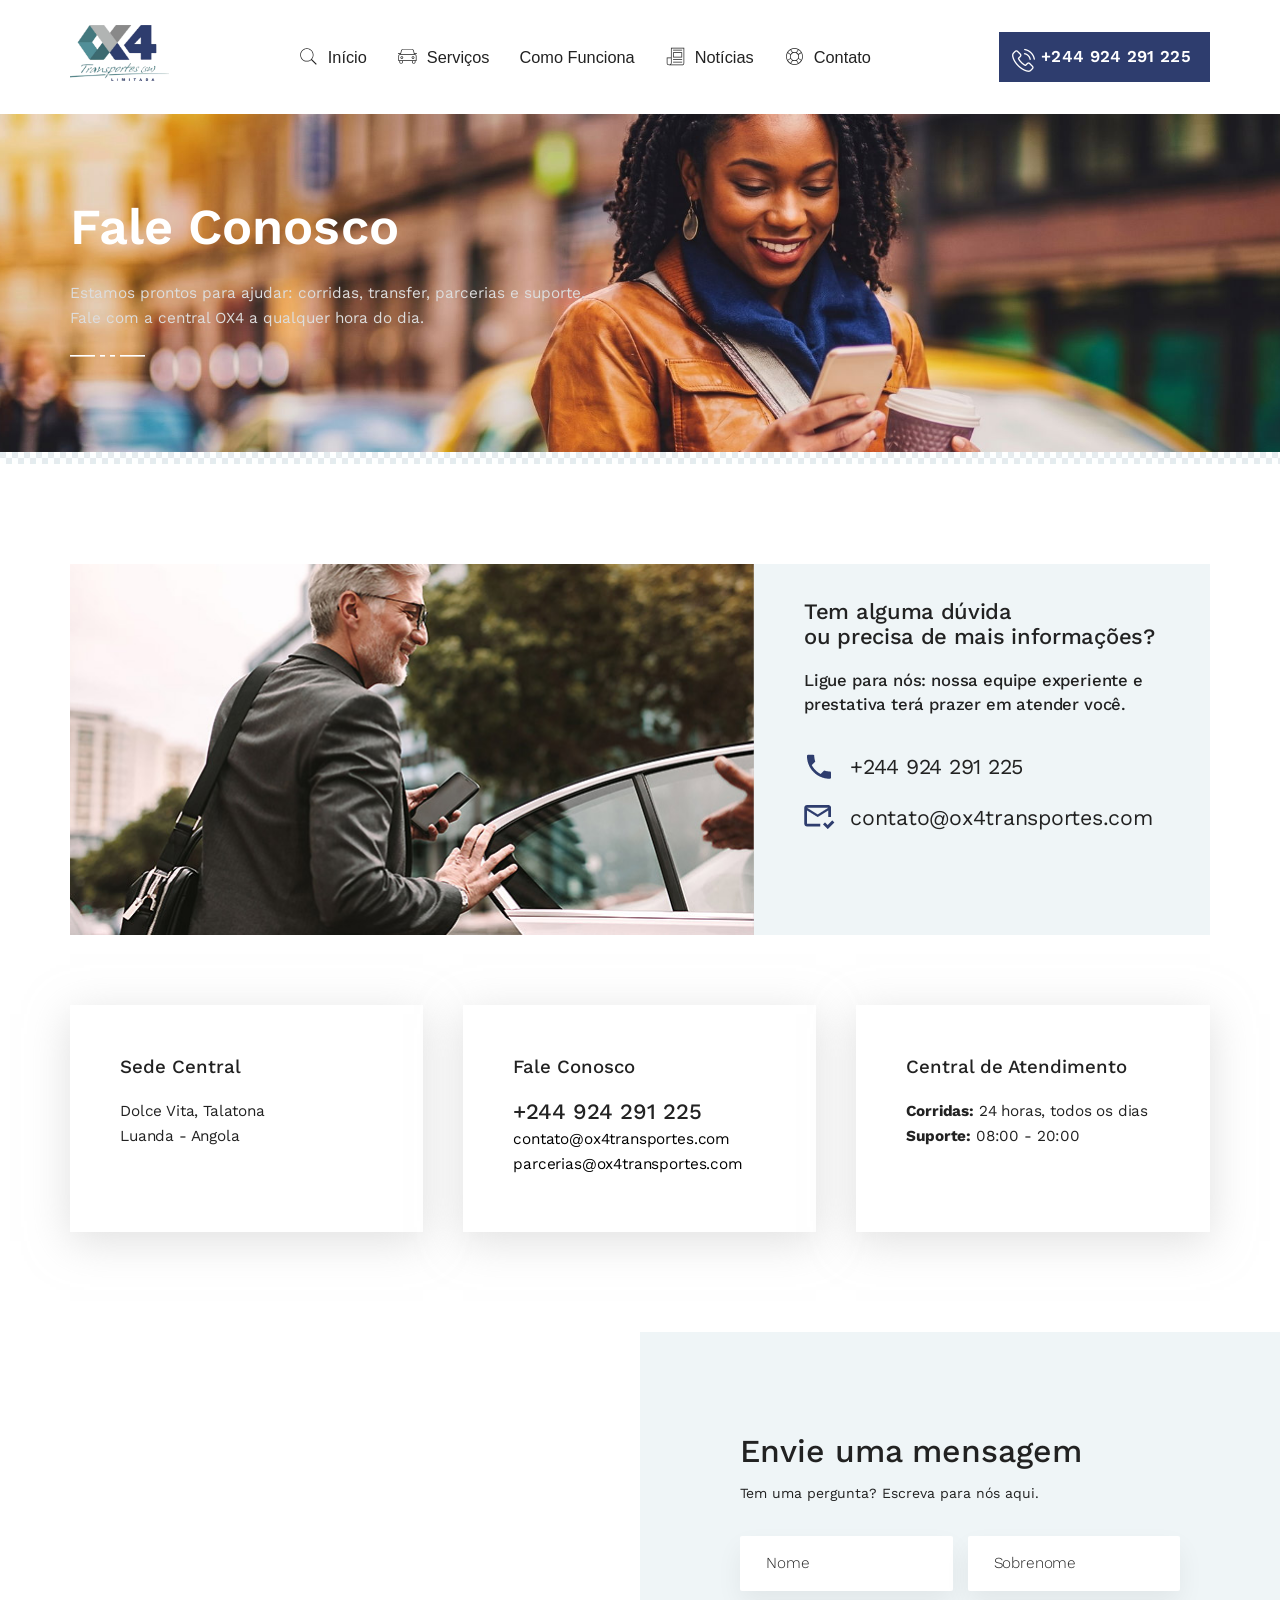
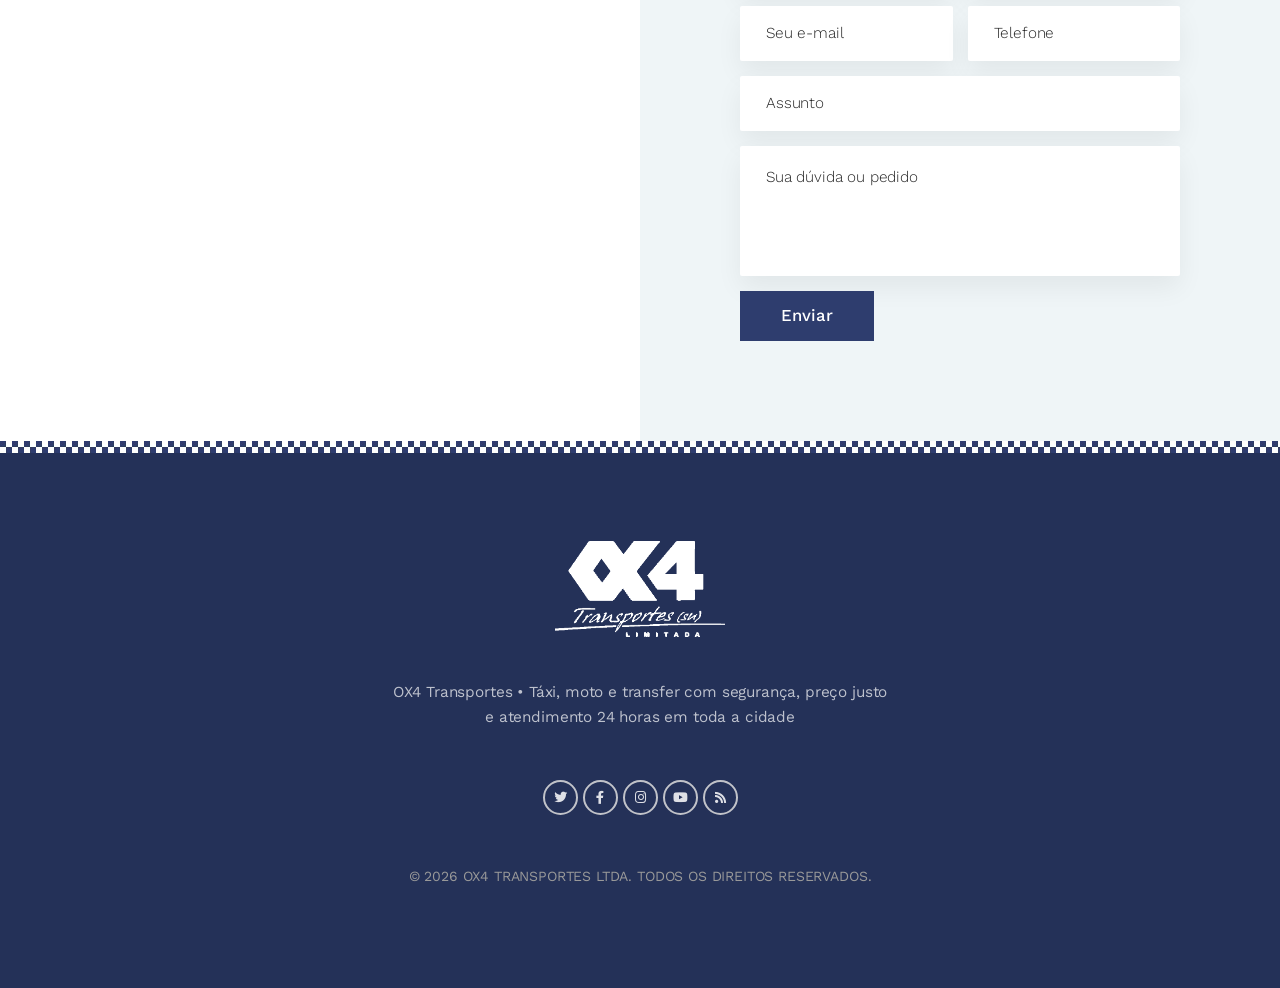
<file: getrider/06_contact.html>
<!DOCTYPE html>
<html lang="pt-BR">

<head>
    <meta charset="utf-8">
    <title>Contato | OX4 Transportes</title>
    <meta content="OX4 Transportes" name="author">
    <meta content="OX4 Transportes - Táxi, Moto e Transfer" name="description">
    <meta name="viewport" content="width=device-width, initial-scale=1.0">
    <link rel="icon" type="image/png" href="assets/img/favicon.png">
    <meta name="HandheldFriendly" content="true">
    <meta name="format-detection" content="telephone=no">
    <meta content="IE=edge" http-equiv="X-UA-Compatible">
    <link rel="stylesheet" href="assets/css/uikit.min.css">
    <link rel="stylesheet" href="assets/css/all.min.css">
    <link rel="stylesheet" href="assets/css/datepicker.min.css">
    <link rel="stylesheet" href="assets/css/main.css">
    <link rel="stylesheet" href="assets/fonts/flaticon/font/flaticon.css">
</head>

<body class="page-contacts">

    <!-- Loader-->
    <div id="page-preloader"><span class="spinner border-t_second_b border-t_prim_a"></span></div>
    <!-- Loader end-->


    <div class="page-wrapper">
        <header class="page-header">
            <div class="page-header__scroll" data-uk-sticky>
                <div class="uk-container">
                    <div class="page-header__inner">
                        <div class="page-header__logo">
                            <div class="logo"><a class="logo__link" href="index.html"><img class="logo__img" src="assets/img/logo.png" alt="OX4 Transportes"></a></div>
                        </div>
                        <div class="page-header__menu">
                            <nav class="page-nav" data-uk-navbar="">
                                <ul class="uk-navbar-nav">
                                <li><a href="01_landing_page.html"> <img src="assets/img/search.svg" data-uk-svg alt="home">Início</a></li>
                                <li><a href="02-search-1.html"> <img src="assets/img/car.svg" data-uk-svg alt="servicos">Serviços</a>
                                    <div class="uk-navbar-dropdown">
                                        <ul class="uk-nav uk-navbar-dropdown-nav">
                                            <li><a href="02-search-1.html">Solicitar Táxi</a></li>
                                            <li><a href="02-search-2.html">Solicitar Moto</a></li>
                                            <li><a href="02-search-3.html">Transfer e Corridas</a></li>
                                        </ul>
                                    </div>
                                </li>
                                <li> <a href="01_landing_page.html#como-funciona">Como Funciona</a></li>
                                <li><a href="03_blog-1.html"> <img src="assets/img/news-paper.svg" data-uk-svg alt="news-paper">Notícias</a>
                                    <div class="uk-navbar-dropdown">
                                        <ul class="uk-nav uk-navbar-dropdown-nav">
                                            <li><a href="03_blog-1.html">Lista de notícias</a></li>
                                            <li><a href="04_blog-2.html">Grade de notícias</a></li>
                                            <li><a href="05_blog-post.html">Matéria</a></li>
                                        </ul>
                                    </div>
                                </li>
                                <li> <a href="06_contact.html"> <img src="assets/img/help2.svg" data-uk-svg alt="help2">Contato</a></li>
                            </ul>
                        </nav>
                        </div>
                        <div class="page-header__phone"><a class="uk-button uk-button-danger" href="tel:+244924291225"> <i class="flaticon-phone-call"></i><span>+244 924 291 225</span></a></div>
                        <div class="page-header__btn"> <a class="uk-button uk-button-danger" href="06_contact.html#offcanvas" data-uk-toggle data-uk-icon="menu"></a></div>
                    </div>
                </div>
            </div>
        </header>
        <main class="page-main">
            <div class="section-banner">
                <div class="section-banner__bg">
                    <div class="uk-cover-container"><img src="assets/img/img-banner-contacts.jpg" alt="img-banner" data-uk-cover><canvas></canvas></div>
                </div>
                <div class="section-banner__content">
                    <div class="uk-overlay uk-position-center-left uk-width-1-1">
                        <div class="uk-container uk-width-1-1">
                            <div class="section-banner__title">
                                <h1>Fale Conosco</h1>
                            </div>
                            <div class="section-banner__text decor-bottom">Estamos prontos para ajudar: corridas, transfer, parcerias e suporte.<br> Fale com a central OX4 a qualquer hora do dia.</div>
                        </div>
                    </div>
                </div>
            </div>
            <div class="contacts-info">
                <div class="uk-section uk-container">
                    <div class="uk-grid uk-grid-collapse" data-uk-grid>
                        <div class="uk-width-3-5@m">
                            <div class="contacts-info-img"><img src="assets/img/img-contacts.jpg" alt="img-contacts"></div>
                        </div>
                        <div class="uk-width-2-5@m">
                            <div class="contacts-info-box">
                                <h3 class="contacts-info-box__title">Tem alguma dúvida<br> ou precisa de mais informações?</h3>
                                <p class="contacts-info-box__text">Ligue para nós: nossa equipe experiente e<br> prestativa terá prazer em atender você.</p>
                                <ul class="contacts-info-box__list">
                                    <li><a href="tel:+244924291225"><img src="assets/img/ico-phone.png" alt="icon"><span>+244 924 291 225</span></a></li>
                                    <li><a href="mailto:contato@ox4transportes.com"><img src="assets/img/ico-email.png" alt="icon"><span>contato@ox4transportes.com</span></a></li>
                                </ul>
                            </div>
                        </div>
                    </div>
                    <div class="uk-grid uk-child-width-1-3@m uk-margin-large-top" data-uk-grid>
                        <div>
                            <div class="contacts-info-item">
                                <div class="contacts-info-item__title">Sede Central</div>
                                <div class="contacts-info-item__content">
                                    <p>Dolce Vita, Talatona<br> Luanda - Angola</p>
                                </div>
                            </div>
                        </div>
                        <div>
                            <div class="contacts-info-item">
                                <div class="contacts-info-item__title">Fale Conosco</div>
                                <div class="contacts-info-item__content">
                                    <ul class="uk-list uk-list-collapse">
                                        <li><a class="phone-numb" href="tel:+244924291225">+244 924 291 225 </a></li>
                                        <li><a href="mailto:contato@ox4transportes.com">contato@ox4transportes.com</a></li>
                                        <li><a href="mailto:parcerias@ox4transportes.com">parcerias@ox4transportes.com </a></li>
                                    </ul>
                                </div>
                            </div>
                        </div>
                        <div>
                            <div class="contacts-info-item">
                                <div class="contacts-info-item__title">Central de Atendimento</div>
                                <div class="contacts-info-item__content">
                                    <ul class="uk-list uk-list-collapse">
                                        <li><b>Corridas:</b> 24 horas, todos os dias</li>
                                        <li><b>Suporte:</b> 08:00 - 20:00</li>
                                    </ul>
                                </div>
                            </div>
                        </div>
                    </div>
                </div>
            </div>
            <div class="contacts-info-map-and-form">
                <div class="uk-grid uk-child-width-1-2@m uk-grid-collapse" data-uk-grid>
                    <div>
                        <div class="contacts-info-form">
                            <div class="contacts-info-form__title">Envie uma mensagem</div>
                            <div class="contacts-info-form__text">Tem uma pergunta? Escreva para nós aqui.</div>
                            <form action="06_contact.html#">
                                <!-- Hidden Required Fields -->
                                <input type="hidden" name="project_name" value="ox4-transportes">
                                <input type="hidden" name="admin_email" value="admin_email@gmail.com">
                                <input type="hidden" name="form_subject" value="Contato - Site OX4">
                                <!-- END Hidden Required Fields -->
                                <div class="uk-grid uk-grid-small uk-child-width-1-2@s" data-uk-grid>
                                    <div><input class="uk-input" type="text" name="First_Name" placeholder="Nome"></div>
                                    <div><input class="uk-input" type="text" name="Last_Name" placeholder="Sobrenome"></div>
                                    <div><input class="uk-input" type="text" name="Your_Email" placeholder="Seu e-mail"></div>
                                    <div><input class="uk-input" type="text" name="Phone_No" placeholder="Telefone"></div>
                                    <div class="uk-width-1-1"><input class="uk-input" type="text" name="Subject" placeholder="Assunto"></div>
                                    <div class="uk-width-1-1"><textarea class="uk-textarea" name="Question" placeholder="Sua dúvida ou pedido"></textarea></div>
                                    <div><input class="uk-button uk-button-danger uk-button-large" type="submit" value="Enviar"></div>
                                </div>
                            </form>
                        </div>
                    </div>
                    <div class="uk-flex-first@m">
                        <div class="contacts-info-map"><iframe src="https://www.google.com/maps/embed?pb=!1m18!1m12!1m3!1d412432.69277241186!2d-120.1748858001518!3d36.1390378134053!2m3!1f0!2f0!3f0!3m2!1i1024!2i768!4f13.1!3m3!1m2!1s0x8094a8411df5ba37%3A0x54cc757905615ee7!2z0JrQuNC90LPRgSwg0JrQsNC70LjRhNC-0YDQvdC40Y8sINCh0KjQkA!5e0!3m2!1sru!2sua!4v1613810645311!5m2!1sru!2sua" loading="lazy"></iframe></div>
                    </div>
                </div>
            </div>
        </main>
        <footer class="page-footer">
            <div class="uk-container">
                <div class="page-footer__inner">
                    <div class="page-footer__logo">
                        <div class="logo"><a class="logo__link" href="01_landing_page.html"><img class="logo__img" src="assets/img/logo-white.png" alt="OX4 Transportes"></a></div>
                    </div>
                    <div class="page-footer__text">
                        <p>OX4 Transportes &bull; Táxi, moto e transfer com segurança, preço justo<br> e atendimento 24 horas em toda a cidade</p>
                    </div>
                    <div class="page-footer__social">
                        <ul class="social">
                            <li><a href="06_contact.html#!"><i class="fab fa-twitter"></i></a></li>
                            <li><a href="06_contact.html#!"><i class="fab fa-facebook-f"></i></a></li>
                            <li><a href="06_contact.html#!"><i class="fab fa-instagram"></i></a></li>
                            <li><a href="06_contact.html#!"><i class="fab fa-youtube"></i></a></li>
                            <li><a href="06_contact.html#!"><i class="fas fa-rss"></i></a></li>
                        </ul>
                    </div>
                    <div class="page-footer__copy"> <span>&copy; 2026 OX4 Transportes Ltda. Todos os direitos reservados.</span></div>
                </div>
            </div><!-- Additional blocks-->
            <div id="offcanvas" data-uk-offcanvas="overlay: true">
                <div class="uk-offcanvas-bar uk-flex uk-flex-column uk-flex-between"><button class="uk-offcanvas-close" type="button" data-uk-close=""></button>
                    <div class="uk-margin">
                        <div class="uk-margin-bottom">
                            <div class="logo"><a class="logo__link" href="01_landing_page.html"><img class="logo__img" src="assets/img/logo-white.png" alt="OX4 Transportes"></a></div>
                        </div>
                        <div class="uk-margin">
                            <ul class="uk-nav uk-nav-default uk-nav-parent-icon" data-uk-nav>
                                <li><a href="01_landing_page.html"> <img src="assets/img/search.svg" data-uk-svg alt="home">Início</a></li>
                                <li class="uk-parent"><a href="02-search-1.html"> <img src="assets/img/car.svg" data-uk-svg alt="servicos">Serviços</a>
                                    <ul class="uk-nav-sub">
                                        <li><a href="02-search-1.html">Solicitar Táxi</a></li>
                                        <li><a href="02-search-2.html">Solicitar Moto</a></li>
                                        <li><a href="02-search-3.html">Transfer e Corridas</a></li>
                                    </ul>
                                </li>
                                <li> <a href="01_landing_page.html#como-funciona">Como Funciona</a></li>
                                <li class="uk-parent"> <a href="03_blog-1.html"> <img src="assets/img/news-paper.svg" data-uk-svg alt="news-paper">Notícias</a>
                                    <ul class="uk-nav-sub">
                                        <li><a href="03_blog-1.html">Lista de notícias</a></li>
                                        <li><a href="04_blog-2.html">Grade de notícias</a></li>
                                        <li><a href="05_blog-post.html">Matéria</a></li>
                                    </ul>
                                </li>
                                <li> <a href="06_contact.html"> <img src="assets/img/help2.svg" data-uk-svg alt="help2">Contato</a></li>
                            </ul>
                        </div>
                    </div>
                    <div class="uk-margin"><a class="uk-button uk-button-danger uk-width-1-1" href="tel:+244924291225"> <img src="assets/img/call.svg" alt="call" data-uk-svg><span>+244 924 291 225</span></a></div>
                </div>
            </div>
            <div class="uk-flex-top" id="callback" data-uk-modal="">
                <div class="uk-modal-dialog uk-modal-body uk-margin-auto-vertical"><button class="uk-modal-close-default" type="button" data-uk-close=""></button>
                    <p>Em instantes nossa central entra em contato com você. Se preferir falar agora, ligue para <b>+244 924 291 225</b> - atendemos 24 horas, todos os dias.</p>
                </div>
            </div><!-- End Additional blocks-->
        </footer>
    </div>
    <script src="assets/js/jquery.min.js"></script>
    <script src="assets/js/uikit.min.js"></script>
    <script src="assets/js/uikit-icons.min.js"></script>
    <script src="assets/js/datepicker.min.js"></script>
    <script src="assets/js/i18n/datepicker.en.js"></script>
    <script src="assets/js/main.js"></script>
</body>

</html>
</file>
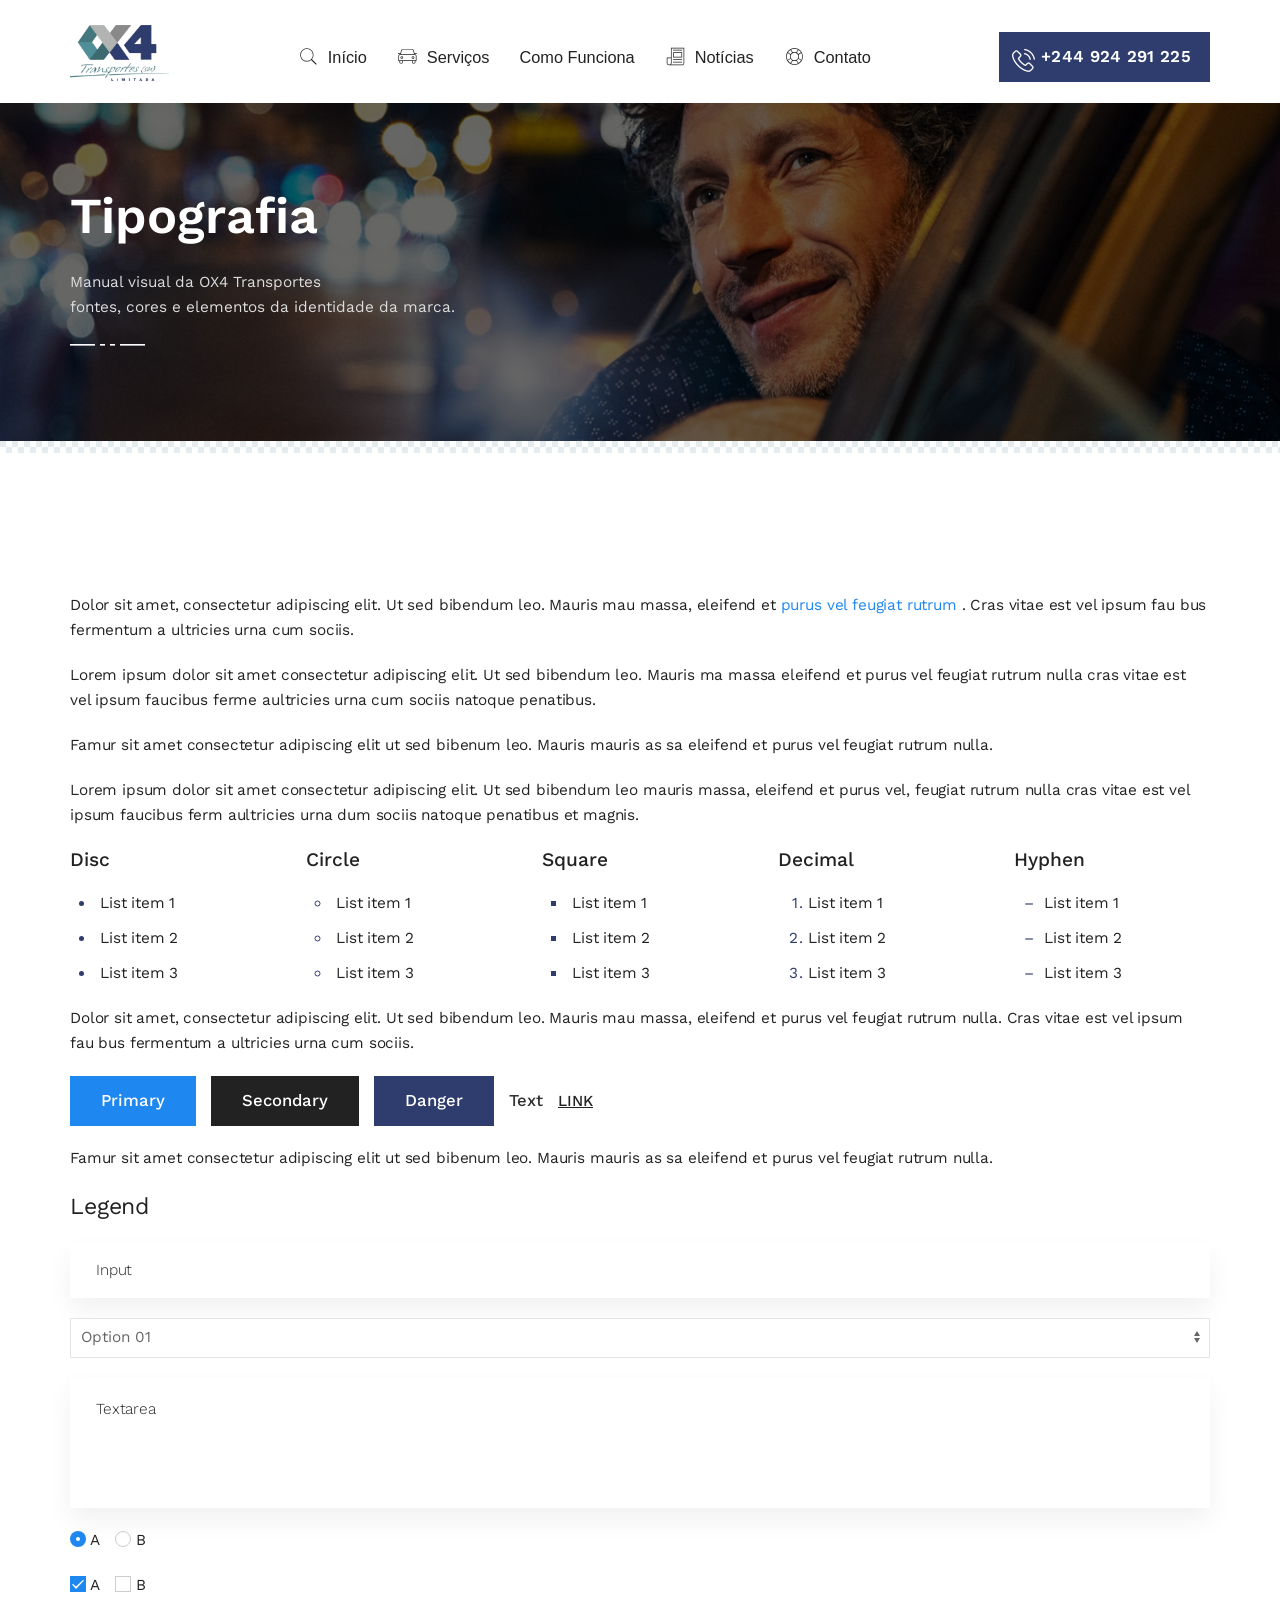
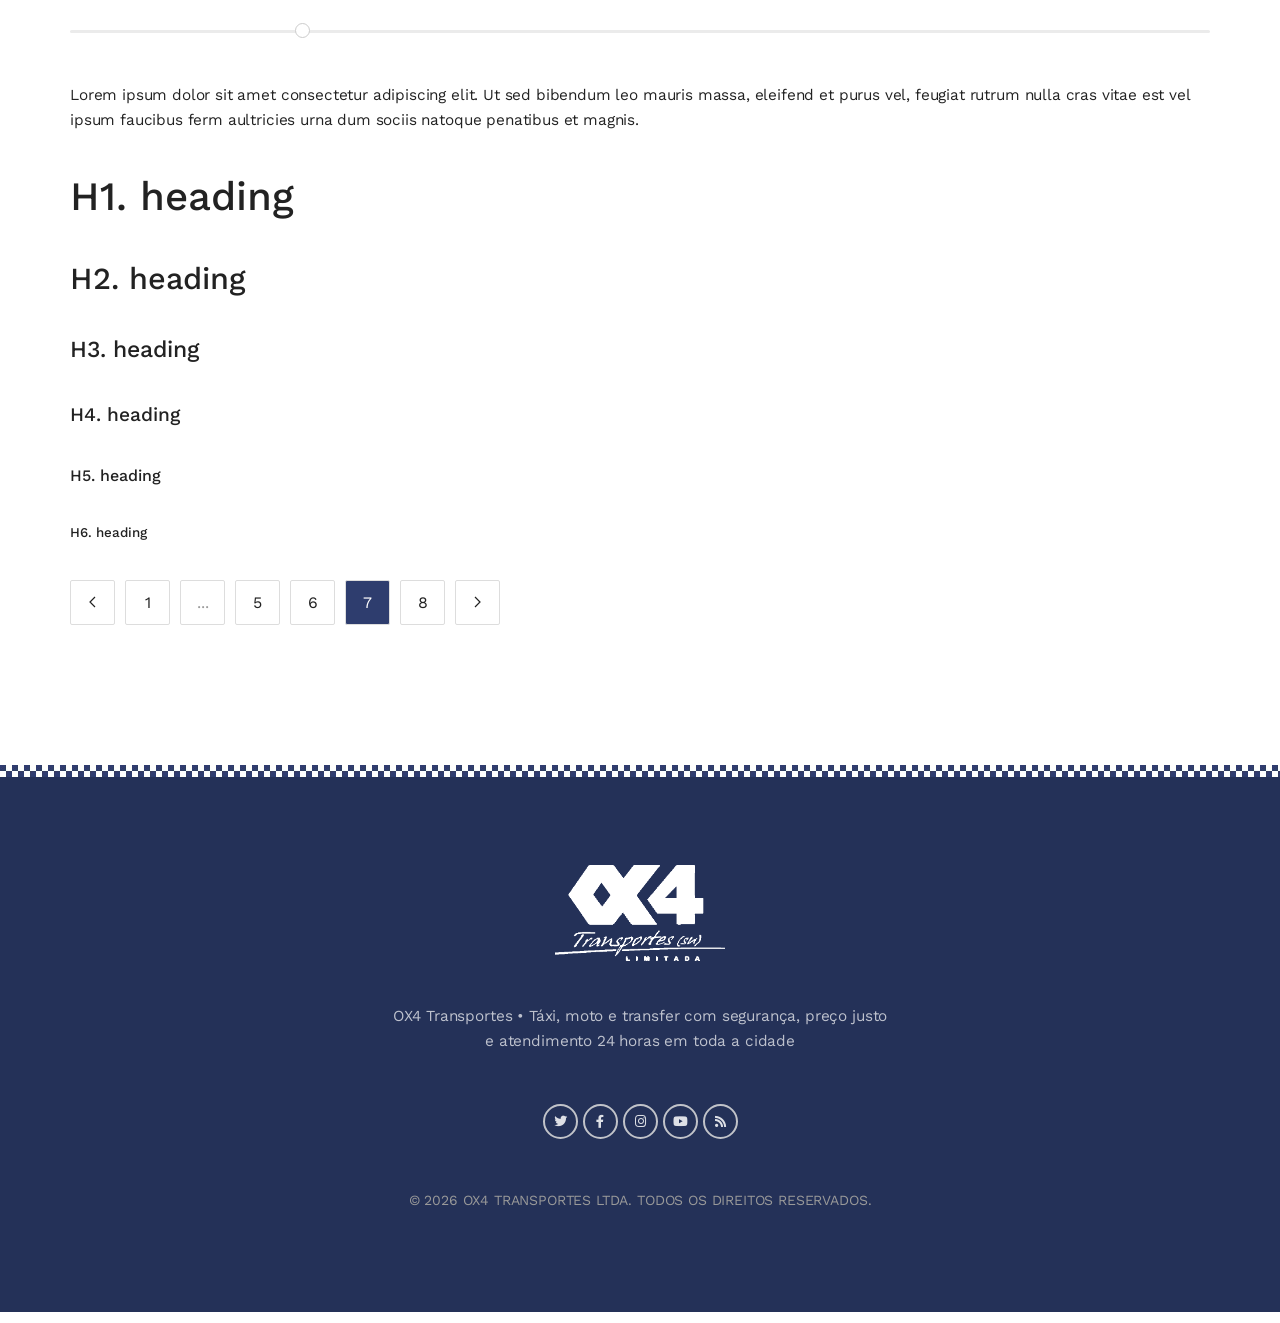
<file: getrider/07_typography.html>
<!DOCTYPE html>
<html lang="pt-BR">

<head>
    <meta charset="utf-8">
    <title>Serviços | OX4 Transportes</title>
    <meta content="OX4 Transportes" name="author">
    <meta content="OX4 Transportes - Táxi, Moto e Transfer" name="description">
    <meta name="viewport" content="width=device-width, initial-scale=1.0">
    <link rel="icon" type="image/png" href="assets/img/favicon.png">
    <meta name="HandheldFriendly" content="true">
    <meta name="format-detection" content="telephone=no">
    <meta content="IE=edge" http-equiv="X-UA-Compatible">
    <link rel="stylesheet" href="assets/css/uikit.min.css">
    <link rel="stylesheet" href="assets/css/all.min.css">
    <link rel="stylesheet" href="assets/css/datepicker.min.css">
    <link rel="stylesheet" href="assets/css/main.css">
    <link rel="stylesheet" href="assets/fonts/flaticon/font/flaticon.css">
</head>

<body class="page-typography">

    <!-- Loader-->
    <div id="page-preloader"><span class="spinner border-t_second_b border-t_prim_a"></span></div>
    <!-- Loader end-->

    <div class="page-wrapper">
        <header class="page-header">
            <div class="page-header__scroll" data-uk-sticky>
                <div class="uk-container">
                    <div class="page-header__inner">
                        <div class="page-header__logo">
                            <div class="logo"><a class="logo__link" href="index.html"><img class="logo__img" src="assets/img/logo.png" alt="OX4 Transportes"></a></div>
                        </div>
                        <div class="page-header__menu">
                            <nav class="page-nav" data-uk-navbar="">
                                <ul class="uk-navbar-nav">
                                <li><a href="01_landing_page.html"> <img src="assets/img/search.svg" data-uk-svg alt="home">Início</a></li>
                                <li><a href="02-search-1.html"> <img src="assets/img/car.svg" data-uk-svg alt="servicos">Serviços</a>
                                    <div class="uk-navbar-dropdown">
                                        <ul class="uk-nav uk-navbar-dropdown-nav">
                                            <li><a href="02-search-1.html">Solicitar Táxi</a></li>
                                            <li><a href="02-search-2.html">Solicitar Moto</a></li>
                                            <li><a href="02-search-3.html">Transfer e Corridas</a></li>
                                        </ul>
                                    </div>
                                </li>
                                <li> <a href="01_landing_page.html#como-funciona">Como Funciona</a></li>
                                <li><a href="03_blog-1.html"> <img src="assets/img/news-paper.svg" data-uk-svg alt="news-paper">Notícias</a>
                                    <div class="uk-navbar-dropdown">
                                        <ul class="uk-nav uk-navbar-dropdown-nav">
                                            <li><a href="03_blog-1.html">Lista de notícias</a></li>
                                            <li><a href="04_blog-2.html">Grade de notícias</a></li>
                                            <li><a href="05_blog-post.html">Matéria</a></li>
                                        </ul>
                                    </div>
                                </li>
                                <li> <a href="06_contact.html"> <img src="assets/img/help2.svg" data-uk-svg alt="help2">Contato</a></li>
                            </ul>
                        </nav>
                        </div>
                        <div class="page-header__phone"><a class="uk-button uk-button-danger" href="tel:+244924291225"> <i class="flaticon-phone-call"></i><span>+244 924 291 225</span></a></div>
                        <div class="page-header__btn"> <a class="uk-button uk-button-danger" href="07_typography.html#offcanvas" data-uk-toggle data-uk-icon="menu"></a></div>
                    </div>
                </div>
            </div>
        </header>
        <main class="page-main">
            <div class="section-banner">
                <div class="section-banner__bg">
                    <div class="uk-cover-container"><img src="assets/img/img-banner-blog.jpg" alt="img-banner" data-uk-cover><canvas></canvas></div>
                </div>
                <div class="section-banner__content">
                    <div class="uk-overlay uk-position-center-left uk-width-1-1">
                        <div class="uk-container uk-width-1-1">
                            <div class="section-banner__title">
                                <h1>Tipografia</h1>
                            </div>
                            <div class="section-banner__text decor-bottom">Manual visual da OX4 Transportes<br> fontes, cores e elementos da identidade da marca.</div>
                        </div>
                    </div>
                </div>
            </div>
            <div class="page-content">
                <div class="uk-section-large uk-container">
                    <p>Dolor sit amet, consectetur adipiscing elit. Ut sed bibendum leo. Mauris mau massa, eleifend et <a class="uk-link" href="07_typography.html#!">purus vel feugiat rutrum</a> . Cras vitae est vel ipsum fau bus fermentum a ultricies urna cum sociis.</p>
                    <p>Lorem ipsum dolor sit amet consectetur adipiscing elit. Ut sed bibendum leo. Mauris ma massa eleifend et purus vel feugiat rutrum nulla cras vitae est vel ipsum faucibus ferme aultricies urna cum sociis natoque penatibus.</p>
                    <p>Famur sit amet consectetur adipiscing elit ut sed bibenum leo. Mauris mauris as sa eleifend et purus vel feugiat rutrum nulla.</p>
                    <p>Lorem ipsum dolor sit amet consectetur adipiscing elit. Ut sed bibendum leo mauris massa, eleifend et purus vel, feugiat rutrum nulla cras vitae est vel ipsum faucibus ferm aultricies urna dum sociis natoque penatibus et magnis.</p>
                    <div class="uk-child-width-expand@s" data-uk-grid>
                        <div>
                            <h4>Disc</h4>
                            <ul class="uk-list uk-list-disc">
                                <li>List item 1</li>
                                <li>List item 2</li>
                                <li>List item 3</li>
                            </ul>
                        </div>
                        <div>
                            <h4>Circle</h4>
                            <ul class="uk-list uk-list-circle">
                                <li>List item 1</li>
                                <li>List item 2</li>
                                <li>List item 3</li>
                            </ul>
                        </div>
                        <div>
                            <h4>Square</h4>
                            <ul class="uk-list uk-list-square">
                                <li>List item 1</li>
                                <li>List item 2</li>
                                <li>List item 3</li>
                            </ul>
                        </div>
                        <div>
                            <h4>Decimal</h4>
                            <ul class="uk-list uk-list-decimal">
                                <li>List item 1</li>
                                <li>List item 2</li>
                                <li>List item 3</li>
                            </ul>
                        </div>
                        <div>
                            <h4>Hyphen</h4>
                            <ul class="uk-list uk-list-hyphen">
                                <li>List item 1</li>
                                <li>List item 2</li>
                                <li>List item 3</li>
                            </ul>
                        </div>
                    </div>
                    <p>Dolor sit amet, consectetur adipiscing elit. Ut sed bibendum leo. Mauris mau massa, eleifend et purus vel feugiat rutrum nulla. Cras vitae est vel ipsum fau bus fermentum a ultricies urna cum sociis.</p>
                    <div class="uk-grid-small uk-child-width-auto@s" data-uk-grid>
                        <div><button class="uk-button uk-button-primary">Primary</button></div>
                        <div><button class="uk-button uk-button-secondary">Secondary</button></div>
                        <div><button class="uk-button uk-button-danger">Danger</button></div>
                        <div><button class="uk-button uk-button-text">Text</button></div>
                        <div><button class="uk-button uk-button-link">Link</button></div>
                    </div>
                    <p>Famur sit amet consectetur adipiscing elit ut sed bibenum leo. Mauris mauris as sa eleifend et purus vel feugiat rutrum nulla.</p>
                    <form action="07_typography.html#!">
                        <fieldset class="uk-fieldset">
                            <legend class="uk-legend">Legend</legend>
                            <div class="uk-margin"><input class="uk-input" type="text" placeholder="Input"></div>
                            <div class="uk-margin"><select class="uk-select">
                                    <option>Option 01</option>
                                    <option>Option 02</option>
                                </select></div>
                            <div class="uk-margin"><textarea class="uk-textarea" rows="5" placeholder="Textarea"></textarea></div>
                            <div class="uk-margin uk-grid-small uk-child-width-auto uk-grid"><label><input class="uk-radio" type="radio" name="radio2" checked> A</label><label><input class="uk-radio" type="radio" name="radio2"> B</label></div>
                            <div class="uk-margin uk-grid-small uk-child-width-auto uk-grid"><label><input class="uk-checkbox" type="checkbox" checked> A</label><label><input class="uk-checkbox" type="checkbox"> B</label></div>
                            <div class="uk-margin"><input class="uk-range" type="range" value="2" min="0" max="10" step="0.1"></div>
                        </fieldset>
                    </form>
                    <p>Lorem ipsum dolor sit amet consectetur adipiscing elit. Ut sed bibendum leo mauris massa, eleifend et purus vel, feugiat rutrum nulla cras vitae est vel ipsum faucibus ferm aultricies urna dum sociis natoque penatibus et magnis.</p>
                    <h1>H1. heading</h1>
                    <h2>H2. heading</h2>
                    <h3>H3. heading</h3>
                    <h4>H4. heading</h4>
                    <h5>H5. heading</h5>
                    <h6>H6. heading</h6>
                    <ul class="uk-pagination uk-margin-medium-top" data-uk-margin>
                        <li><a href="07_typography.html#"><span data-uk-pagination-previous></span></a></li>
                        <li><a href="07_typography.html#">1</a></li>
                        <li class="uk-disabled"><span>...</span></li>
                        <li><a href="07_typography.html#">5</a></li>
                        <li><a href="07_typography.html#">6</a></li>
                        <li class="uk-active"><span>7</span></li>
                        <li><a href="07_typography.html#">8</a></li>
                        <li><a href="07_typography.html#"><span data-uk-pagination-next></span></a></li>
                    </ul>
                </div>
            </div>
        </main>
        <footer class="page-footer">
            <div class="uk-container">
                <div class="page-footer__inner">
                    <div class="page-footer__logo">
                        <div class="logo"><a class="logo__link" href="01_landing_page.html"><img class="logo__img" src="assets/img/logo-white.png" alt="OX4 Transportes"></a></div>
                    </div>
                    <div class="page-footer__text">
                        <p>OX4 Transportes &bull; Táxi, moto e transfer com segurança, preço justo<br> e atendimento 24 horas em toda a cidade</p>
                    </div>
                    <div class="page-footer__social">
                        <ul class="social">
                            <li><a href="07_typography.html#!"><i class="fab fa-twitter"></i></a></li>
                            <li><a href="07_typography.html#!"><i class="fab fa-facebook-f"></i></a></li>
                            <li><a href="07_typography.html#!"><i class="fab fa-instagram"></i></a></li>
                            <li><a href="07_typography.html#!"><i class="fab fa-youtube"></i></a></li>
                            <li><a href="07_typography.html#!"><i class="fas fa-rss"></i></a></li>
                        </ul>
                    </div>
                    <div class="page-footer__copy"> <span>&copy; 2026 OX4 Transportes Ltda. Todos os direitos reservados.</span></div>
                </div>
            </div><!-- Additional blocks-->
            <div id="offcanvas" data-uk-offcanvas="overlay: true">
                <div class="uk-offcanvas-bar uk-flex uk-flex-column uk-flex-between"><button class="uk-offcanvas-close" type="button" data-uk-close=""></button>
                    <div class="uk-margin">
                        <div class="uk-margin-bottom">
                            <div class="logo"><a class="logo__link" href="01_landing_page.html"><img class="logo__img" src="assets/img/logo-white.png" alt="OX4 Transportes"></a></div>
                        </div>
                        <div class="uk-margin">
                            <ul class="uk-nav uk-nav-default uk-nav-parent-icon" data-uk-nav>
                                <li><a href="01_landing_page.html"> <img src="assets/img/search.svg" data-uk-svg alt="home">Início</a></li>
                                <li class="uk-parent"><a href="02-search-1.html"> <img src="assets/img/car.svg" data-uk-svg alt="servicos">Serviços</a>
                                    <ul class="uk-nav-sub">
                                        <li><a href="02-search-1.html">Solicitar Táxi</a></li>
                                        <li><a href="02-search-2.html">Solicitar Moto</a></li>
                                        <li><a href="02-search-3.html">Transfer e Corridas</a></li>
                                    </ul>
                                </li>
                                <li> <a href="01_landing_page.html#como-funciona">Como Funciona</a></li>
                                <li class="uk-parent"> <a href="03_blog-1.html"> <img src="assets/img/news-paper.svg" data-uk-svg alt="news-paper">Notícias</a>
                                    <ul class="uk-nav-sub">
                                        <li><a href="03_blog-1.html">Lista de notícias</a></li>
                                        <li><a href="04_blog-2.html">Grade de notícias</a></li>
                                        <li><a href="05_blog-post.html">Matéria</a></li>
                                    </ul>
                                </li>
                                <li> <a href="06_contact.html"> <img src="assets/img/help2.svg" data-uk-svg alt="help2">Contato</a></li>
                            </ul>
                        </div>
                    </div>
                    <div class="uk-margin"><a class="uk-button uk-button-danger uk-width-1-1" href="tel:+244924291225"> <img src="assets/img/call.svg" alt="call" data-uk-svg><span>+244 924 291 225</span></a></div>
                </div>
            </div>
            <div class="uk-flex-top" id="callback" data-uk-modal="">
                <div class="uk-modal-dialog uk-modal-body uk-margin-auto-vertical"><button class="uk-modal-close-default" type="button" data-uk-close=""></button>
                    <p>Em instantes nossa central entra em contato com você. Se preferir falar agora, ligue para <b>+244 924 291 225</b> - atendemos 24 horas, todos os dias.</p>
                </div>
            </div><!-- End Additional blocks-->
        </footer>
    </div>
    <script src="assets/js/jquery.min.js"></script>
    <script src="assets/js/uikit.min.js"></script>
    <script src="assets/js/uikit-icons.min.js"></script>
    <script src="assets/js/datepicker.min.js"></script>
    <script src="assets/js/i18n/datepicker.en.js"></script>
    <script src="assets/js/main.js"></script>
</body>

</html>
</file>
<file: getrider/assets/css/main.css>
@import url('https://fonts.googleapis.com/css2?family=Work+Sans:ital,wght@0,100;0,200;0,300;0,400;0,500;0,600;0,700;0,800;0,900;1,100;1,200;1,300;1,400;1,500;1,600;1,700;1,800;1,900&display=swap');


.page-showcase .uk-section {
    padding-top: 30px;
}

.slide-canvas {
    height: 630px;
}

/* ======= PRELOADER ========== */
.preloaderjs .spinner {
    display: none !important;
}

.preloaderjs#page-preloader {
    background: rgba(46, 61, 110, 0.99) !important;
}

#page-preloader {
    position: fixed;
    top: 0;
    right: 0;
    bottom: 0;
    left: 0;
    width: 100%;
    height: 100%;
    background: #2E3D6E;
    z-index: 100500;
}

#page-preloader .spinner {
    position: absolute;
    top: 50%;
    left: 50%;
    display: block;
    width: 100px;
    height: 100px;
    margin-top: -50px;
    margin-left: -50px;
    border: 3px solid transparent;
    border-top-color: #B1B4B3;
    border-radius: 50%;
    z-index: 1001;
    -webkit-animation: spin 2.5s infinite linear;
    animation: spin 2.5s infinite linear;
}

#page-preloader .spinner:before,
#page-preloader .spinner:after {
    position: absolute;
    border-radius: 50%;
    content: '';
}

#page-preloader .spinner:before {
    top: 5px;
    right: 5px;
    bottom: 5px;
    left: 5px;
    border: 3px solid transparent;
    border-top-color: #44787E;
    -webkit-animation: spin 2s infinite linear;
    animation: spin 2s infinite linear;
}

#page-preloader .spinner:after {
    top: 15px;
    right: 15px;
    bottom: 15px;
    left: 15px;
    border: 3px solid transparent;
    border-top-color: #518F98;
    -webkit-animation: spin 1s infinite linear;
    animation: spin 1s infinite linear;
}

@-webkit-keyframes spin {
    0% {
        -webkit-transform: rotate(0);
        transform: rotate(0);
    }

    100% {
        -webkit-transform: rotate(360deg);
        transform: rotate(360deg);
    }
}

@keyframes spin {
    0% {
        -webkit-transform: rotate(0);
        transform: rotate(0);
    }

    100% {
        -webkit-transform: rotate(360deg);
        transform: rotate(360deg);
    }
}


html,
body {
    color: #222222;
    font-family: Work Sans, -apple-system, BlinkMacSystemFont, Segoe UI, Roboto, Helvetica Neue, Arial, Noto Sans, sans-serif;
    font-size: 16px;
    font-stretch: normal;
    font-style: normal;
    font-weight: normal;
    letter-spacing: -0.16px;
    line-height: 1.63;
}

.uk-h1,
.uk-h2,
.uk-h3,
.uk-h4,
.uk-h5,
.uk-h6,
.uk-heading-2xlarge,
.uk-heading-large,
.uk-heading-medium,
.uk-heading-small,
.uk-heading-xlarge,
h1,
h2,
h3,
h4,
h5,
h6 {
    color: #222222;
    font-family: Work Sans, -apple-system, BlinkMacSystemFont, Segoe UI, Roboto, Helvetica Neue, Arial, Noto Sans, sans-serif;
    font-stretch: normal;
    font-style: normal;
    font-weight: 500;
    letter-spacing: normal;
    line-height: normal;
}



[class*=uk-list] > :before {
    color: #2E3D6E;
}

.section-title {
    display: block;
    position: relative;
    margin-bottom: 80px;
}


.section-title p {
    opacity: 0.65;
}

.section-title:after {
    display: inline-block;
    width: 75px;
    height: 2px;
    margin: 24px 0 0;
    background-image: url("data:image/svg+xml,%3Csvg xmlns='http://www.w3.org/2000/svg' width='75' height='2' viewBox='0 0 75 2'%3E%3Crect fill='%23888' width='25' height='2'/%3E%3Crect fill='%23888' x='50' width='25' height='2'/%3E%3Crect fill='%23888' x='30' width='5' height='2'/%3E%3Crect fill='%23888' x='40' width='5' height='2'/%3E%3C/svg%3E%0A");
    content: '';
}

.section-title .uk-h2 {
    margin: 0;
    color: #222222;
    font-size: 44px;
    font-stretch: normal;
    font-style: normal;
    font-weight: 600;
    letter-spacing: normal;
    line-height: normal;
}

html {
    -webkit-box-sizing: border-box;
    box-sizing: border-box;
}

body {
    -webkit-text-size-adjust: none;
}

*,
*::before,
*::after {
    -webkit-box-sizing: border-box;
    box-sizing: border-box;
}

a[href^="http"]:empty::before {
    content: attr(href);
}

a,
label {
    -webkit-tap-highlight-color: transparent;
}

input[type=text],
input[type=submit],
textarea {
    -webkit-appearance: none;
}

.unselectable {
    -webkit-user-select: none;
    -moz-user-select: none;
    -ms-user-select: none;
    user-select: none;
}

.full-width {
    position: relative;
    right: 50%;
    left: 50%;
    width: 100vw;
    margin-right: -50vw;
    margin-left: -50vw;
}

.shine {
    display: block;
    position: relative;
    overflow: hidden;
}

.shine:after {
    -webkit-transform: rotate(-30deg);
    -ms-transform: rotate(-30deg);
    position: absolute;
    top: -20%;
    left: -230%;
    width: 200%;
    height: 200%;
    transform: rotate(-30deg);
    background: rgba(255, 255, 255, 0.13);
    background: -webkit-gradient(linear, left top, right top, from(rgba(255, 255, 255, 0.13)), color-stop(77%, rgba(255, 255, 255, 0.13)), color-stop(92%, rgba(255, 255, 255, 0.5)), to(rgba(255, 255, 255, 0)));
    background: -o-linear-gradient(left, rgba(255, 255, 255, 0.13) 0%, rgba(255, 255, 255, 0.13) 77%, rgba(255, 255, 255, 0.5) 92%, rgba(255, 255, 255, 0) 100%);
    background: linear-gradient(to right, rgba(255, 255, 255, 0.13) 0%, rgba(255, 255, 255, 0.13) 77%, rgba(255, 255, 255, 0.5) 92%, rgba(255, 255, 255, 0) 100%);
    content: "";
    opacity: 0;
    pointer-events: none;
}

.shine:hover:after {
    -webkit-transition-duration: 0.7s, 0.7s, 0.15s;
    -o-transition-duration: 0.7s, 0.7s, 0.15s;
    -webkit-transition-property: left, top, opacity;
    -o-transition-property: left, top, opacity;
    -webkit-transition-timing-function: ease;
    -o-transition-timing-function: ease;
    top: -50%;
    left: -50%;
    opacity: 1;
    transition-duration: 0.7s, 0.7s, 0.15s;
    transition-property: left, top, opacity;
    transition-timing-function: ease;
}

.shine:active:after {
    opacity: 0;
}

.page-wrapper {
    -webkit-box-orient: vertical;
    -webkit-box-direction: normal;
    -ms-flex-direction: column;
    -webkit-box-pack: justify;
    -ms-flex-pack: justify;
    display: -webkit-box;
    display: -ms-flexbox;
    display: flex;
    flex-direction: column;
    justify-content: space-between;
    min-height: 100vh;
    overflow: hidden;
}

.page-wrapper .page-main {
    -webkit-box-flex: 1;
    -ms-flex-positive: 1;
    flex-grow: 1;
}

.uk-container {
    max-width: 1140px;
}

.uk-container-small {
    max-width: 900px;
}

.uk-container-large {
    max-width: 1400px;
}

.uk-container-expand {
    max-width: 100%;
}

.uk-comment {
    padding: 40px 30px 30px 40px;
    background-color: #fff;
}

.uk-comment-list .uk-comment ~ ul {
    position: relative;
    padding-left: 50px;
}

.uk-comment-list .uk-comment ~ ul::before {
    display: block;
    position: absolute;
    top: 0;
    left: 0;
    width: 30px;
    height: 30px;
    border-bottom: 1px solid #c7cdd8;
    border-left: 1px solid #c7cdd8;
    content: '';
}

.uk-comment-header .uk-comment-meta {
    padding-left: 12px;
    padding-top: 3px;
}

.uk-comment-list .uk-comment-header {
    margin-bottom: 13px;
}

.uk-comment {
    position: relative;
}


.uk-comment-list .uk-link-muted {
    position: absolute;
    bottom: 11px;
    right: 25px;
    opacity: 0;
    transition: 0.3s;
}

.uk-comment:hover .uk-link-muted {
    opacity: 1;
}

.uk-comment-list .uk-comment ~ ul {
    margin: 15px 0;
}

.uk-comment-list > :nth-child(n+2) {
    margin-top: 15px;
}

.uk-background-muted {
    background-color: #EFF5F7;
}

.uk-button {
    -webkit-box-pack: center;
    -ms-flex-pack: center;
    -webkit-box-align: center;
    -ms-flex-align: center;
    -webkit-transition: 0.3s;
    -o-transition: 0.3s;
    display: -webkit-inline-box;
    display: -ms-inline-flexbox;
    display: inline-flex;
    align-items: center;
    justify-content: center;
    height: 50px;
    font-family: Work Sans;
    font-size: 18px;
    font-stretch: normal;
    font-style: normal;
    font-weight: 500;
    letter-spacing: normal;
    line-height: 2.78;
    text-transform: none;
    transition: 0.3s;
}

.uk-button img,
.uk-button svg {
    width: 25px;
    height: 25px;
    margin: 0 9px 0 0;
}

.uk-button-default {
    border: solid 2px #ffffff;
    border-radius: 2px;
    color: #ffffff;
}

.uk-button-default:hover,
.uk-button-default:focus,
.uk-button-default:active {
    border-color: #2E3D6E;
    color: #2E3D6E;
}

.uk-button-danger {
    background-color: #2E3D6E;
}

.uk-button-danger:hover,
.uk-button-danger:focus,
.uk-button-danger:active {
    background-color: #3E5090;
}

.uk-button-link {
    -webkit-transition: 0.3s;
    -o-transition: 0.3s;
    color: #222222;
    font-size: 16px;
    font-stretch: normal;
    font-style: normal;
    font-weight: 500;
    letter-spacing: normal;
    line-height: normal;
    text-align: center;
    text-decoration: underline;
    text-transform: uppercase;
    transition: 0.3s;
}

.uk-button-link:hover,
.uk-button-link:focus,
.uk-button-link:active {
    color: #2E3D6E;
    text-decoration: none;
}

.uk-input {
    -webkit-box-shadow: 0px 12px 27px 0 rgba(0, 0, 0, 0.06);
    height: 55px;
    padding-left: 26px;
    border: 0;
    border-radius: 2px;
    background-color: #ffffff;
    box-shadow: 0px 12px 27px 0 rgba(0, 0, 0, 0.06);
    color: #222222;
    font-size: 16px;
    font-stretch: normal;
    font-style: normal;
    font-weight: 300;
    letter-spacing: -0.16px;
    line-height: 3.44;
    line-height: normal;
    text-align: left;
}

.uk-input::-webkit-input-placeholder {
    color: #222222;
    font-size: 16px;
    font-stretch: normal;
    font-style: normal;
    font-weight: 300;
    letter-spacing: -0.16px;
    line-height: normal;
    text-align: left;
}

.uk-input::-moz-placeholder {
    color: #222222;
    font-size: 16px;
    font-stretch: normal;
    font-style: normal;
    font-weight: 300;
    letter-spacing: -0.16px;
    line-height: normal;
    text-align: left;
}

.uk-input:-ms-input-placeholder {
    color: #222222;
    font-size: 16px;
    font-stretch: normal;
    font-style: normal;
    font-weight: 300;
    letter-spacing: -0.16px;
    line-height: normal;
    text-align: left;
}

.uk-input::-ms-input-placeholder {
    color: #222222;
    font-size: 16px;
    font-stretch: normal;
    font-style: normal;
    font-weight: 300;
    letter-spacing: -0.16px;
    line-height: normal;
    text-align: left;
}

.uk-input::placeholder {
    color: #222222;
    font-size: 16px;
    font-stretch: normal;
    font-style: normal;
    font-weight: 300;
    letter-spacing: -0.16px;
    line-height: normal;
    text-align: left;
}

.uk-textarea {
    -webkit-box-shadow: 0px 12px 27px 0 rgba(0, 0, 0, 0.06);
    height: 130px;
    padding-top: 22px;
    padding-left: 26px;
    border: 0;
    border-radius: 2px;
    background-color: #ffffff;
    box-shadow: 0px 12px 27px 0 rgba(0, 0, 0, 0.06);
    color: #222222;
    font-size: 16px;
    font-stretch: normal;
    font-style: normal;
    font-weight: 300;
    letter-spacing: -0.16px;
    line-height: normal;
    text-align: left;
    resize: none;
}

.uk-textarea::-webkit-input-placeholder {
    color: #222222;
    font-size: 16px;
    font-stretch: normal;
    font-style: normal;
    font-weight: 300;
    letter-spacing: -0.16px;
    line-height: normal;
    text-align: left;
}

.uk-textarea::-moz-placeholder {
    color: #222222;
    font-size: 16px;
    font-stretch: normal;
    font-style: normal;
    font-weight: 300;
    letter-spacing: -0.16px;
    line-height: normal;
    text-align: left;
}

.uk-textarea:-ms-input-placeholder {
    color: #222222;
    font-size: 16px;
    font-stretch: normal;
    font-style: normal;
    font-weight: 300;
    letter-spacing: -0.16px;
    line-height: normal;
    text-align: left;
}

.uk-textarea::-ms-input-placeholder {
    color: #222222;
    font-size: 16px;
    font-stretch: normal;
    font-style: normal;
    font-weight: 300;
    letter-spacing: -0.16px;
    line-height: normal;
    text-align: left;
}

.uk-textarea::placeholder {
    color: #222222;
    font-size: 16px;
    font-stretch: normal;
    font-style: normal;
    font-weight: 300;
    letter-spacing: -0.16px;
    line-height: normal;
    text-align: left;
}

.uk-dotnav > * > * {
    border: solid 1px #cccccc;
}

.uk-dotnav > .uk-active > * {
    border-color: #2E3D6E;
    background-color: #2E3D6E;
}

.uk-pagination > * + * {
    margin-left: 10px;
}

.uk-pagination > * > * {
    -webkit-box-pack: center;
    -ms-flex-pack: center;
    -webkit-box-align: center;
    -ms-flex-align: center;
    display: -webkit-box;
    display: -ms-flexbox;
    display: flex;
    align-items: center;
    justify-content: center;
    width: 45px;
    height: 45px;
    padding: 0;
    border: solid 1px #dddddd;
    border-radius: 2px;
    background-color: #ffffff;
    color: #222222;
    font-size: 16px;
    font-stretch: normal;
    font-style: normal;
    font-weight: normal;
    letter-spacing: normal;
    line-height: normal;
    text-align: center;
}

.uk-pagination > *.uk-active > * {
    background-color: #2E3D6E;
    color: #ffffff;
}

.social {
    -webkit-box-pack: start;
    -ms-flex-pack: start;
    -webkit-box-align: center;
    -ms-flex-align: center;
    display: -webkit-box;
    display: -ms-flexbox;
    display: flex;
    align-items: center;
    justify-content: flex-start;
    margin: 0;
    padding: 0;
    list-style-type: none;
}

.social li + li {
    margin-left: 5px;
}

.social li a {
    -webkit-box-pack: center;
    -ms-flex-pack: center;
    -webkit-box-align: center;
    -ms-flex-align: center;
    -webkit-transition: 0.5s;
    -o-transition: 0.5s;
    display: -webkit-box;
    display: -ms-flexbox;
    display: flex;
    align-items: center;
    justify-content: center;
    width: 35px;
    height: 35px;
    border: 2px solid #dddddd;
    border-radius: 50%;
    color: #999999;
    opacity: 0.85;
    transition: 0.5s;
}

.page-footer .social li a i {
    color: #fff;
}

.social li a i {
    font-size: 13px;
}

.main-search-section .social li a i {
    color: #999999;
}


.main-search-section .social li:hover a {
    border-color: #2E3D6E;
}

.main-search-section .social li a:hover i {
    color: #2E3D6E;
}

.social li a:hover,
.social li a:focus,
.social li a:active {
    color: #2E3D6E;
    text-decoration: none;
    opacity: 1;
}

.page-header {
    display: block;
    position: relative;
}

.page-header__scroll {
    padding: 25px 0;
}

.page-header__scroll.uk-active {
    -webkit-box-shadow: 0 0 15px 5px rgba(0, 0, 0, 0.05);
    background-color: #fff;
    box-shadow: 0 0 15px 5px rgba(0, 0, 0, 0.05);
}

.page-header__inner {
    -webkit-box-pack: justify;
    -ms-flex-pack: justify;
    -webkit-box-align: center;
    -ms-flex-align: center;
    display: -webkit-box;
    display: -ms-flexbox;
    display: flex;
    align-items: center;
    justify-content: space-between;
}

.page-header__menu {
    margin: 0 15px;
}

.page-header__btn {
    display: none;
    margin-left: 20px;
}

.page-header__btn .uk-button {
    padding: 0 12px;
}

.page-header__btn .uk-button svg {
    margin: 0;
}

.logo {
    display: inline-block;
    position: relative;
}

.logo__link {
    display: block;
    position: relative;
}

.logo__img {
    display: block;
    position: relative;
}

.page-header.page-header--search {
    display: block;
    z-index: 1;
    position: absolute;
    top: 0;
    left: 0;
    width: 100%;
    padding-top: 35px;
    padding-right: 45px;
    padding-left: 45px;
}

.page-header.page-header--search .page-header__logo {
    margin-right: 50px;
}

.page-header.page-header--search .page-header__menu {
    margin-right: auto;
}

.page-footer {
    display: block;
    position: relative;
    padding: 100px 0;
    background-color: #243158;
    color: #ffffff;
}

.page-footer::before {
    display: block;
    position: absolute;
    top: 0;
    left: 0;
    width: 100%;
    height: 12px;
    background-image: url(../img/decor.jpg);
    content: '';
}

.page-footer__inner {
    text-align: center;
}

.page-footer__text {
    opacity: 0.7;
}

.page-footer__logo {
    margin-bottom: 35px;
}

.page-footer__social {
    margin: 50px 0;
}

.page-footer__social .social {
    -webkit-box-pack: center;
    -ms-flex-pack: center;
    justify-content: center;
}

.page-footer__copy {
    color: #999999;
    font-size: 14px;
    text-transform: uppercase;
}

.page-footer.page-footer--search {
    padding: 0 0 35px 0;
    background: none;
}

.page-footer.page-footer--search::before {
    display: none;
}

.page-footer.page-footer--search .page-footer__inner {
    -webkit-box-pack: justify;
    -ms-flex-pack: justify;
    -webkit-box-align: center;
    -ms-flex-align: center;
    display: -webkit-box;
    display: -ms-flexbox;
    display: flex;
    align-items: center;
    justify-content: space-between;
}

.page-footer.page-footer--search .page-footer__social {
    margin: 0;
}

.page-nav .uk-navbar-nav > li > a {
    -webkit-transition: 0.5s;
    -o-transition: 0.5s;
    min-height: 50px;
    color: #222222;
    font-size: 18px;
    font-stretch: normal;
    font-style: normal;
    font-weight: 500;
    letter-spacing: normal;
    text-transform: none;
    transition: 0.5s;
}

.page-nav .uk-navbar-nav > li > a img,
.page-nav .uk-navbar-nav > li > a svg {
    width: 21px;
    height: 21px;
    margin-right: 9px;
}

.page-nav .uk-navbar-nav > li > a:hover,
.page-nav .uk-navbar-nav > li > a:focus,
.page-nav .uk-navbar-nav > li > a:active {
    color: #2E3D6E;
}

.uk-offcanvas-bar {
    padding: 20px;
    background: #243158;
}

.uk-offcanvas-bar::before {
    display: block;
    position: absolute;
    bottom: 0;
    left: 0;
    width: 100%;
    height: 12px;
    background-image: url(../img/decor.jpg);
    content: '';
}

.uk-offcanvas-bar .uk-nav-default > li > a {
    color: #ffffff;
    font-size: 14px;
    text-transform: uppercase;
}

.uk-offcanvas-bar .uk-nav-default > li > a img,
.uk-offcanvas-bar .uk-nav-default > li > a svg {
    margin-right: 10px;
}

.uk-offcanvas-bar .uk-nav-default .uk-nav-sub a {
    color: #fff;
    font-size: 14px;
    text-transform: uppercase;
}

.checkbox-custome {
    --background: #fff;
    --border: #000000;
    --border-hover: #518F98;
    --border-active: #2E3D6E;
    --tick: #fff;
    position: relative;
    margin: 0;
}

.checkbox-custome label {
    display: -webkit-box;
    display: -ms-flexbox;
    display: flex;
    cursor: pointer;
}

.checkbox-custome input[type=checkbox]:focus,
.checkbox-custome input[type=file]:focus,
.checkbox-custome input[type=radio]:focus {
    outline: none;
}

.checkbox-custome input,
.checkbox-custome svg {
    display: block;
    width: 21px;
    height: 21px;
    outline: none;
}

.checkbox-custome input {
    -webkit-appearance: none;
    -moz-appearance: none;
    -webkit-transition: box-shadow 0.3s;
    -webkit-transition: -webkit-box-shadow 0.3s;
    -o-transition: box-shadow 0.3s;
    -webkit-box-shadow: inset 0 0 0 var(--s, 1px) var(--b, var(--border));
    position: relative;
    margin: 0 10px 0 0;
    padding: 0;
    border: none;
    border-radius: 4px;
    outline: none;
    background: var(--background);
    box-shadow: inset 0 0 0 var(--s, 1px) var(--b, var(--border));
    cursor: pointer;
    transition: -webkit-box-shadow 0.3s;
    transition: box-shadow 0.3s;
    transition: box-shadow 0.3s, -webkit-box-shadow 0.3s;
}

.checkbox-custome input:hover {
    --s: 1px;
    --b: var(--border-hover);
}

.checkbox-custome input:checked {
    --b: var(--border-active);
}

.checkbox-custome svg {
    fill: none;
    stroke-width: 1px;
    stroke-linecap: round;
    stroke-linejoin: round;
    stroke: #2E3D6E;
    -webkit-transform: scale(var(--scale, 1)) translateZ(0);
    position: absolute;
    top: 0;
    left: 0;
    width: 21px;
    height: 21px;
    transform: scale(var(--scale, 1)) translateZ(0);
    pointer-events: none;
}

.checkbox-custome span {
    display: inline-block;
    color: black;
    font-family: Lato;
    font-size: 18px;
    font-weight: 400;
    line-height: normal;
    vertical-align: middle;
}

.checkbox-custome.path input:checked {
    --s: 2px;
    -webkit-transition-delay: 0.4s;
    -o-transition-delay: 0.4s;
    transition-delay: 0.4s;
}

.checkbox-custome.path input:checked + svg {
    --a: 16.1 86.12;
    --o: 102.22;
}

.checkbox-custome.path svg {
    stroke-dasharray: var(--a, 86.12);
    stroke-dashoffset: var(--o, 86.12);
    -webkit-transition: stroke-dasharray 0.6s, stroke-dashoffset 0.6s;
    -o-transition: stroke-dasharray 0.6s, stroke-dashoffset 0.6s;
    transition: stroke-dasharray 0.6s, stroke-dashoffset 0.6s;
}


.page-header .flaticon-phone-call {
    font-size: 23px;
    position: relative;
    top: 4px;
    margin-right: 0;
    left: -6px;
}

/* Rating */

.rating {
    margin: 0 0 1em 0;
    padding: 0;
    border: none;
}

.rating__caption {
    margin-bottom: 0.5em;
    padding: 0;
}

.rating__group {
    position: relative;
    width: 10em;
    height: 2em;
    background-image: url("data:image/svg+xml,%3Csvg xmlns='http://www.w3.org/2000/svg' viewBox='0 0 20 19'%3E%3Cpath fill='%239b9b9b' d='M10 0l2.36 7.28L20 7.25l-6.19 4.47L16.19 19 10 14.48 3.83 19l2.36-7.28L0 7.25l7.66.03z'/%3E%3C/svg%3E%0A");
    background-repeat: repeat-x;
    background-size: 2em 1.9em;
}

.rating__input {
    clip: rect(0 0 0 0);
    position: absolute;
    width: 1px;
    height: 1px;
    overflow: hidden;
}

.rating__input:focus ~ .rating__focus {
    z-index: -1;
    position: absolute;
    top: 0;
    right: 0;
    bottom: 0;
    left: 0;
    outline: 0.2em solid #2E3D6E;
    outline-offset: 0.2em;
}

.rating__star {
    position: absolute;
    top: 0;
    left: 0;
    height: 2em;
    margin: 0;
    background-repeat: repeat-x;
    background-size: 2em 1.9em;
}

.rating__star:hover {
    background-image: url("data:image/svg+xml,%3Csvg xmlns='http://www.w3.org/2000/svg' viewBox='0 0 20 19'%3E%3Cpath fill='%237ed321' d='M10 0l2.36 7.28L20 7.25l-6.19 4.47L16.19 19 10 14.48 3.83 19l2.36-7.28L0 7.25l7.66.03z'/%3E%3C/svg%3E%0A");
}

.rating__input:checked + .rating__star {
    background-image: url("data:image/svg+xml,%3Csvg xmlns='http://www.w3.org/2000/svg' viewBox='0 0 20 19'%3E%3Cpath fill='%237ed321' d='M10 0l2.36 7.28L20 7.25l-6.19 4.47L16.19 19 10 14.48 3.83 19l2.36-7.28L0 7.25l7.66.03z'/%3E%3C/svg%3E%0A");
}

.rating__star:hover ~ .rating__star {
    background-image: url("data:image/svg+xml,%3Csvg xmlns='http://www.w3.org/2000/svg' viewBox='0 0 20 19'%3E%3Cpath fill='%239b9b9b' d='M10 0l2.36 7.28L20 7.25l-6.19 4.47L16.19 19 10 14.48 3.83 19l2.36-7.28L0 7.25l7.66.03z'/%3E%3C/svg%3E%0A");
}

.rating__star:nth-of-type(1) {
    z-index: 5;
    width: 2em;
}

.rating__star:nth-of-type(2) {
    z-index: 4;
    width: 4em;
}

.rating__star:nth-of-type(3) {
    z-index: 3;
    width: 6em;
}

.rating__star:nth-of-type(4) {
    z-index: 2;
    width: 8em;
}

.rating__star:nth-of-type(5) {
    z-index: 1;
    width: 10em;
}

.card-with-icon {
    display: block;
    z-index: 1;
    position: relative;
}

.card-with-icon__box {
    display: block;
    position: relative;
    padding: 0 32px;
}

.card-with-icon__icon {
    display: block;
    position: relative;
    margin-bottom: 28px;
}

.card-with-icon__icon::before {
    display: block;
    z-index: -1;
    position: absolute;
    top: 50px;
    left: -32px;
    width: 89px;
    height: 89px;
    border-radius: 22px;
    background: #E7F0F1;
    content: '';
}

.card-with-icon__title {
    display: block;
    position: relative;
    margin: 0 0 15px 0;
    color: #333333;
    font-size: 24px;
    font-style: normal;
    font-weight: 500;
    line-height: 1.38;
}

.card-with-icon__text {
    margin: 0;
    color: #222222;
    font-size: 16px;
    font-style: normal;
    font-weight: normal;
    line-height: 1.63;
}

.blog-card {
    display: block;
    position: relative;
}

.blog-card__box {
    display: block;
    position: relative;
}

.blog-card__box:hover .shine:after,
.blog-card__box:focus .shine:after,
.blog-card__box:active .shine:after {
    -webkit-transition-duration: 0.7s, 0.7s, 0.15s;
    -o-transition-duration: 0.7s, 0.7s, 0.15s;
    -webkit-transition-property: left, top, opacity;
    -o-transition-property: left, top, opacity;
    -webkit-transition-timing-function: ease;
    -o-transition-timing-function: ease;
    top: -50%;
    left: -50%;
    opacity: 1;
    transition-duration: 0.7s, 0.7s, 0.15s;
    transition-property: left, top, opacity;
    transition-timing-function: ease;
}

.blog-card__media {
    display: block;
    position: relative;
    margin-bottom: 0;
}

.blog-card__media a {
    display: block;
    position: relative;
}

.blog-card__media a img {
    display: block;
    width: 100%;
    aspect-ratio: 9 / 8;
    object-fit: cover;
}

.blog-card__date {
    -webkit-box-orient: vertical;
    -webkit-box-direction: normal;
    -ms-flex-direction: column;
    -webkit-box-pack: center;
    -ms-flex-pack: center;
    -webkit-box-align: center;
    -ms-flex-align: center;
    display: -webkit-box;
    display: -ms-flexbox;
    display: flex;
    position: absolute;
    bottom: 30px;
    left: 30px;
    flex-direction: column;
    align-items: center;
    justify-content: center;
    min-width: 64px;
    padding: 15px;
    background-color: #2E3D6E;
    text-align: center;
}


.blog-card__date span:first-child {
    font-weight: 300;
    margin-bottom: 5px;
}

.blog-card__date span {
    display: block;
    position: relative;
    color: #ffffff;
    color: #ffffff;
    font-size: 14px;
    font-stretch: normal;
    font-style: normal;
    font-weight: 500;
    letter-spacing: normal;
    line-height: 1;
    text-align: center;
}

.blog-card__date span:last-child {
    font-size: 30px;
}

.blog-card__body {
    display: block;
    position: relative;
    background: #fff;
    padding: 30px;
}

.page-blog .blog-card__body {
    background: transparent;
    padding-right: 0;
    padding-left: 0;
}

.blog-card__info {
    -webkit-box-align: center;
    -ms-flex-align: center;
    display: -webkit-box;
    display: -ms-flexbox;
    display: flex;
    align-items: center;
    margin-bottom: 34px;
    padding-bottom: 15px;
    border-bottom: 1px solid #C9D8DC;
    font-style: normal;
    font-weight: normal;
}

.blog-card__category {
    margin-left: 10px;
    padding-left: 10px;
    border-left: 1px solid #7c7c7c;
    color: #666666;
    font-size: 14px;
    font-stretch: normal;
    font-style: normal;
    font-weight: normal;
    letter-spacing: -0.14px;
    line-height: normal;
}

.blog-card__category i {
    display: inline-block;
    margin-right: 10px;
}

.blog-card__author {
    color: #666666;
    font-size: 14px;
    font-stretch: normal;
    font-style: normal;
    font-weight: normal;
    letter-spacing: -0.14px;
    line-height: normal;
}

.blog-card__author i {
    display: inline-block;
    margin-right: 10px;
}

.blog-card__title {
    margin-bottom: 15px;
    color: #222222;
    font-size: 24px;
    font-stretch: normal;
    font-style: normal;
    font-weight: 500;
    letter-spacing: normal;
    line-height: normal;
}

.blog-card__title a {
    -webkit-transition: 0.3s;
    -o-transition: 0.3s;
    color: #222222;
    font-size: 24px;
    font-stretch: normal;
    font-style: normal;
    font-weight: 600;
    letter-spacing: normal;
    transition: 0.3s;
    line-height: 1.3;
}

.blog-card__title a:hover,
.blog-card__title a:focus,
.blog-card__title a:active {
    color: #2E3D6E;
    text-decoration: none;
}

.blog-card__intro {
    color: #222222;
    font-style: normal;
    font-weight: normal;
}

.blog-card__more {
    margin-top: 35px;
}

.blog-card__more .uk-button-default {
    border: solid 2px #D2E0E4;
    border-radius: 2px;
    background-color: #ffffff;
    color: #666666;
    font-stretch: normal;
    font-style: normal;
    font-weight: 500;
    letter-spacing: normal;
    line-height: normal;
    text-transform: uppercase;
    font-size: 14px;
}


.blog-card__more .uk-button-default:hover {
    background-color: #2E3D6E;
    border-color: #2E3D6E;
    color: #fff;
}


.section-blog .uk-margin-top {
    margin-top: 50px !important;
}


.uk-dotnav > * > * {
    background: #fff;
}

.section-banner {
    display: block;
    position: relative;
}

.section-banner::before {
    display: block;
    z-index: 1;
    position: absolute;
    bottom: 0;
    left: 0;
    width: 100%;
    height: 12px;
    background-image: url(../img/decor-grey.jpg);
    content: '';
}

.section-banner__bg canvas {
    min-height: 350px;
}

.section-banner__content .uk-container {
    padding: 0;
}

.section-banner__content.uk-text-center .section-banner__title h1::before,
.section-banner__content.uk-text-center .section-banner__title h2::before,
.section-banner__content.uk-text-center .section-banner__title h3::before {
    margin: 24px auto;
}

.section-banner__title {
    display: block;
    position: relative;
}

.section-banner__title span {
    color: #ffffff;
    font-size: 14px;
    font-stretch: normal;
    font-style: normal;
    font-weight: 500;
    letter-spacing: normal;
    line-height: normal;
    text-align: center;
    text-transform: uppercase;
    opacity: 0.9;
}

.section-banner__title h1,
.section-banner__title h2,
.section-banner__title h3 {
    display: block;
    position: relative;
    margin: 0;
    color: #ffffff;
    font-size: 70px;
    font-stretch: normal;
    font-style: normal;
    font-weight: 600;
    letter-spacing: 0.05px;
    line-height: 1.18;
}

.section-banner__btn {
    margin-top: 50px;
}


.section-banner__btn .uk-button-default:hover {
    border-color: #2E3D6E;
    background-color: #2E3D6E;
    color: #fff;
}

.section-banner__text {
    display: block;
    position: relative;
    margin-top: 25px;
    color: #dddddd;
    font-stretch: normal;
    font-style: normal;
    font-weight: normal;
    letter-spacing: normal;
}

.section-banner__breadcrumb {
    margin-top: 35px;
}

.section-banner__breadcrumb .uk-breadcrumb > * > *,
.section-banner__breadcrumb .uk-breadcrumb > :last-child > a:not([href]),
.section-banner__breadcrumb .uk-breadcrumb > :last-child > span {
    color: #ffffff;
    font-size: 14px;
    font-stretch: normal;
    font-style: normal;
    font-weight: 500;
    letter-spacing: normal;
    line-height: normal;
    text-transform: uppercase;
    opacity: 0.8;
}

.section-banner__breadcrumb .uk-breadcrumb > :nth-child(n+2):not(.uk-first-column):before {
    display: inline-block;
    margin: 0 10px;
    font-family: monospace;
    font-size: 14px;
    content: ">";
}

.section-banner .decor-top {
    display: block;
    position: relative;
}

.section-banner .decor-top::before {
    display: block;
    position: relative;
    width: 75px;
    height: 2px;
    margin: 24px 0;
    background-image: url("data:image/svg+xml,%3Csvg xmlns='http://www.w3.org/2000/svg' width='75' height='2' viewBox='0 0 75 2'%3E%3Crect fill='%23fff' width='25' height='2'/%3E%3Crect fill='%23fff' x='50' width='25' height='2'/%3E%3Crect fill='%23fff' x='30' width='5' height='2'/%3E%3Crect fill='%23fff' x='40' width='5' height='2'/%3E%3C/svg%3E%0A");
    content: '';
}

.section-banner .decor-bottom {
    display: block;
    position: relative;
}

.section-banner .decor-bottom::after {
    display: block;
    position: relative;
    width: 75px;
    height: 2px;
    margin: 24px 0;
    background-image: url("data:image/svg+xml,%3Csvg xmlns='http://www.w3.org/2000/svg' width='75' height='2' viewBox='0 0 75 2'%3E%3Crect fill='%23fff' width='25' height='2'/%3E%3Crect fill='%23fff' x='50' width='25' height='2'/%3E%3Crect fill='%23fff' x='30' width='5' height='2'/%3E%3Crect fill='%23fff' x='40' width='5' height='2'/%3E%3C/svg%3E%0A");
    content: '';
}

.section-popular-places {
    display: block;
    position: relative;
    padding: 100px 0 110px;
    background-image: url(../img/bg_popular-places.png);
    background-position: center top;
    background-repeat: no-repeat;
    background-size: cover;
}

.popular-places__head {
    -webkit-box-pack: justify;
    -ms-flex-pack: justify;
    -webkit-box-align: center;
    -ms-flex-align: center;
    display: -webkit-box;
    display: -ms-flexbox;
    display: flex;
    align-items: center;
    justify-content: space-between;
    margin-bottom: 35px;
}

.popular-places__title {
    color: #222222;
    font-size: 36px;
    font-stretch: normal;
    font-style: normal;
    font-weight: 500;
    letter-spacing: -0.36px;
    line-height: normal;
}

.popular-places__more a {
    -webkit-transition: 0.3s;
    -o-transition: 0.3s;
    color: #222222;
    font-size: 16px;
    font-stretch: normal;
    font-style: normal;
    font-weight: 500;
    letter-spacing: -0.16px;
    line-height: 1.63;
    text-decoration: underline;
    white-space: nowrap;
    transition: 0.3s;
}

.popular-places__more a:hover,
.popular-places__more a:focus,
.popular-places__more a:active {
    color: #2E3D6E;
    text-decoration: none;
}

.popular-places__body {
    display: block;
    position: relative;
}


.popular-places-item:hover {
    position: relative;
    top: -2px;
}

.popular-places-item {
    -webkit-box-shadow: 0px 12px 27px 0 rgba(0, 0, 0, 0.06);
    display: block;
    position: relative;
    padding: 8px;
    background-color: #ffffff;
    box-shadow: 0px 12px 27px 0 rgba(0, 0, 0, 0.06);
    transition: all 1.3s;
}

.popular-places-item__link {
    -webkit-box-pack: justify;
    -ms-flex-pack: justify;
    -webkit-box-align: center;
    -ms-flex-align: center;
    display: -webkit-box;
    display: -ms-flexbox;
    display: flex;
    align-items: center;
    justify-content: space-between;
    padding: 0 10px 0 20px;
}

.popular-places-item__link:hover,
.popular-places-item__link:focus,
.popular-places-item__link:active {
    text-decoration: none;
}

.popular-places-item__link:hover .popular-places-item__title,
.popular-places-item__link:focus .popular-places-item__title,
.popular-places-item__link:active .popular-places-item__title {
    color: #2E3D6E;
}

.popular-places-item__title {
    -o-text-overflow: ellipsis;
    -webkit-transition: 0.3s;
    -o-transition: 0.3s;
    margin-right: auto;
    overflow: hidden;
    color: #222222;
    font-size: 16px;
    font-stretch: normal;
    font-style: normal;
    font-weight: 500;
    letter-spacing: -0.16px;
    line-height: 1.63;
    text-overflow: ellipsis;
    white-space: nowrap;
    transition: 0.3s;
}

.popular-places-item__title small {
    font-size: 12px;
    letter-spacing: -0.12px;
}

.popular-places-item__price {
    -webkit-box-pack: center;
    -ms-flex-pack: center;
    -webkit-box-align: center;
    -ms-flex-align: center;
    display: -webkit-box;
    display: -ms-flexbox;
    display: flex;
    align-items: center;
    justify-content: center;
    width: 55px;
    height: 44px;
    margin-right: 15px;
    border-radius: 2px;
    background-color: #2E3D6E;
    color: #ffffff;
    font-size: 16px;
    font-stretch: normal;
    font-style: normal;
    font-weight: 500;
    letter-spacing: -0.16px;
    line-height: 1;
}

.popular-places-item .uk-icon {
    color: #000000;
}

.section-steps {
    display: block;
    position: relative;
}

.section-steps .uk-slider-items > li:not(:last-child) .step-item::before {
    display: block;
    position: absolute;
    top: 55px;
    right: -60px;
    width: 51px;
    height: 23px;
    background-image: url(../img/arrow.png);
    content: '';
}

.step-item {
    display: block;
    position: relative;
    text-align: center;
}



.step-item__icon {
    -webkit-box-pack: center;
    -ms-flex-pack: center;
    -webkit-box-align: center;
    -ms-flex-align: center;
    display: -webkit-box;
    display: -ms-flexbox;
    display: flex;
    position: relative;
    align-items: center;
    justify-content: center;
    width: 130px;
    height: 130px;
    margin: 0 auto 45px;
    border: 1px dashed #888888;
    border-radius: 50%;
}

.step-item__icon-box {
    -webkit-box-flex: 0;
    -ms-flex: 0 0 120px;
    -webkit-box-pack: center;
    -ms-flex-pack: center;
    -webkit-box-align: center;
    -ms-flex-align: center;
    -webkit-transition: 0.5s;
    -o-transition: 0.5s;
    display: -webkit-box;
    display: -ms-flexbox;
    display: flex;
    flex: 0 0 120px;
    align-items: center;
    justify-content: center;
    width: 120px;
    height: 120px;
    margin: 5px;
    border-radius: 50%;
    background-color: #ffffff;
    transition: 0.5s;
}




.step-item__icon-box i {
    font-size: 54px;
    position: relative;
    top: 10px;
}



.step-item__icon-box i.flaticon-car-repair-check-list {
    font-size: 67px;
    top: 12px;
}


.step-item__title {
    margin-bottom: 20px;
    color: #222222;
    font-size: 24px;
    font-stretch: normal;
    font-style: normal;
    font-weight: 500;
    letter-spacing: normal;
    line-height: normal;
    text-align: center;
}

.step-item__text {
    opacity: 0.65;
}

.section-best-drivers {
    display: block;
    position: relative;
}

.section-best-drivers::before {
    display: block;
    position: absolute;
    bottom: 0;
    left: 0;
    width: 100%;
    height: 12px;
    background-image: url(../img/decor-grey-2.jpg);
    content: '';
}

.driver-card {
    -webkit-transition: 0.5s;
    -o-transition: 0.5s;
    display: block;
    position: relative;
    background-color: #ffffff;
    transition: 0.5s;
}

.driver-card:hover,
.driver-card:focus,
.driver-card:active {
    -webkit-box-shadow: 0px 12px 27px 0 rgba(0, 0, 0, 0.06);
    box-shadow: 0px 12px 27px 0 rgba(0, 0, 0, 0.06);
}

.driver-card__media {
    display: block;
    position: relative;
}

.driver-card__media img {
    display: block;
    position: relative;
    width: 100%;
}

.driver-card__body {
    display: block;
    position: relative;
    padding: 15px 35px 35px;
}

.driver-card__user {
    -webkit-box-pack: justify;
    -ms-flex-pack: justify;
    -webkit-box-align: center;
    -ms-flex-align: center;
    display: -webkit-box;
    display: -ms-flexbox;
    display: flex;
    align-items: center;
    justify-content: space-between;
    padding-bottom: 15px;
    border-bottom: 1px solid #dddddd;
    color: #222222;
    font-size: 24px;
    font-stretch: normal;
    font-style: normal;
    font-weight: 500;
    letter-spacing: -0.24px;
    line-height: normal;
}

.driver-card__user img {
    width: 50px;
    height: 50px;
    margin-right: 15px;
    border-radius: 25px;
}

.driver-card__info {
    -webkit-box-pack: justify;
    -ms-flex-pack: justify;
    -webkit-box-align: start;
    -ms-flex-align: start;
    display: -webkit-box;
    display: -ms-flexbox;
    display: flex;
    align-items: flex-start;
    justify-content: space-between;
    padding: 34px 0;
}

.driver-card__date {
    color: #222222;
    font-size: 14px;
    font-stretch: normal;
    font-style: normal;
    font-weight: 500;
    letter-spacing: normal;
    line-height: 1.4;
    text-align: left;
    white-space: nowrap;
}

.driver-card__price {
    color: #222222;
    font-size: 14px;
    font-stretch: normal;
    font-style: normal;
    font-weight: 400;
    letter-spacing: normal;
    line-height: 1.43;
    text-align: right;
}

.driver-card__price b {
    display: block;
    color: #2E3D6E;
    font-size: 30px;
    font-stretch: normal;
    font-style: normal;
    font-weight: 500;
    letter-spacing: -0.75px;
    line-height: normal;
    text-align: right;
}

.driver-card__services ul {
    margin: 0;
    padding: 0;
    list-style-type: none;
}

.driver-card__services ul li {
    display: block;
    position: relative;
    padding-left: 30px;
    color: #222222;
    font-size: 14px;
    font-stretch: normal;
    font-style: normal;
    font-weight: 400;
    letter-spacing: normal;
    line-height: 23px;
}

.driver-card__services ul li span {
    opacity: 0.9;
}

.driver-card__services ul li + li {
    margin-top: 15px;
}

.driver-card__services ul li img {
    display: block;
    position: absolute;
    top: -3px;
    left: 0;
    max-width: 22px;
}

.driver-card__services ul li:last-child img {
    left: -3px;
}

.section-about {
    display: block;
    position: relative;
}

.section-about__img {
    -webkit-transform: translateY(-50%);
    -ms-transform: translateY(-50%);
    display: block;
    position: absolute;
    top: 65%;
    right: 0;
    width: 50vw;
    transform: translateY(-50%);
}

.about-list {
    display: block;
    position: relative;
    margin: 0;
    padding: 0;
    list-style-type: none;
}

.about-list > li + li {
    margin-top: 55px;
}

.about-list-item {
    -webkit-box-pack: start;
    -ms-flex-pack: start;
    -webkit-box-align: start;
    -ms-flex-align: start;
    display: -webkit-box;
    display: -ms-flexbox;
    display: flex;
    align-items: flex-start;
    justify-content: flex-start;
}

.about-list-item:hover .about-list-item__icon,
.about-list-item:focus .about-list-item__icon,
.about-list-item:active .about-list-item__icon {
    border: 1px solid #2E3D6E;
    background-color: #2E3D6E;
    color: #ffffff;
}

.about-list-item__icon {
    -webkit-box-pack: center;
    -ms-flex-pack: center;
    -webkit-box-align: center;
    -ms-flex-align: center;
    -webkit-box-flex: 0;
    -ms-flex: 0 0 100px;
    -webkit-transition: 0.5s;
    -o-transition: 0.5s;
    display: -webkit-box;
    display: -ms-flexbox;
    display: flex;
    flex: 0 0 100px;
    align-items: center;
    justify-content: center;
    width: 100px;
    height: 100px;
    margin-right: 30px;
    border: 1px dashed #cccccc;
    border-radius: 50%;
    background-color: #ffffff;
    transition: 0.5s;
}

.about-list-item__icon img,
.about-list-item__icon svg {
    max-width: 55px;
    max-height: 55px;
}

.about-list-item__desc {
    display: block;
    position: relative;
}

.about-list-item__title {
    margin-bottom: 12px;
    color: #222222;
    font-size: 22px;
    font-stretch: normal;
    font-style: normal;
    font-weight: 600;
    letter-spacing: normal;
    line-height: normal;
}

.about-list-item__desc {
    font-stretch: normal;
    font-style: normal;
    font-weight: normal;
    letter-spacing: -0.16px;
    opacity: 0.85;
    font-size: 16px;
}

.section-location {
    display: block;
    position: relative;
    background-image: url(../img/bg_location.jpg);
    background-position: center;
    background-repeat: no-repeat;
    background-size: cover;
    color: #ffffff;
}

.section-location::before {
    display: block;
    position: absolute;
    bottom: 0;
    left: 0;
    width: 100%;
    height: 12px;
    background-image: url(../img/decor.jpg);
    content: '';
}

.location__title {
    margin-bottom: 30px;
    color: #ffffff;
    font-size: 36px;
    font-stretch: normal;
    font-style: normal;
    font-weight: 500;
    letter-spacing: normal;
    line-height: normal;
}

.location__title b {
    color: #2E3D6E;
}

.location__text {
    display: block;
    margin-bottom: 40px;
    opacity: 0.8;
}

.location__map {
    display: block;
    position: relative;
    padding-bottom: 50px;
}

.location__img {
    display: block;
    position: relative;
    margin: auto;
}

.location__numbers {
    -webkit-box-pack: center;
    -ms-flex-pack: center;
    -webkit-box-align: start;
    -ms-flex-align: start;
    display: -webkit-box;
    display: -ms-flexbox;
    display: flex;
    position: absolute;
    bottom: 20px;
    left: 0;
    align-items: flex-start;
    justify-content: center;
    width: 100%;
    margin: 0;
    padding: 0;
    list-style-type: none;
}

.location__numbers > li + li {
    margin-left: 50px;
}

.location__numbers > li span {
    display: block;
    color: #ffffff;
    font-size: 14px;
    font-stretch: normal;
    font-style: normal;
    font-weight: normal;
    letter-spacing: normal;
    line-height: 1.3;
    text-align: center;
}

.location__numbers > li span:first-child {
    margin-bottom: 13px;
    color: #2E3D6E;
    font-size: 48px;
    font-stretch: normal;
    font-style: normal;
    font-weight: 300;
    letter-spacing: normal;
    line-height: 1.08;
    text-align: center;
    opacity: 0.8;
}

.location-contact-item {
    -webkit-box-pack: start;
    -ms-flex-pack: start;
    -webkit-box-align: start;
    -ms-flex-align: start;
    display: -webkit-box;
    display: -ms-flexbox;
    display: flex;
    align-items: flex-start;
    justify-content: flex-start;
}

.location-contact-item__icon {
    -webkit-box-flex: 0;
    -ms-flex: 0 0 34px;
    flex: 0 0 34px;
    width: 34px;
    height: 34px;
    margin-right: 20px;
    font-size: 30px;
}

.location-contact-item__desc {
    display: block;
    position: relative;
    opacity: 0.9;
}

.location-contact-item__title {
    color: #ffffff;
    font-size: 16px;
    font-stretch: normal;
    font-style: normal;
    font-weight: normal;
    letter-spacing: normal;
    line-height: 1;
}

.location-contact-item__phone a {
    -webkit-transition: 0.5s;
    -o-transition: 0.5s;
    display: block;
    color: #ffffff;
    font-size: 26px;
    font-stretch: normal;
    font-style: normal;
    font-weight: 500;
    font-weight: normal;
    letter-spacing: normal;
    line-height: 1.6;
    white-space: nowrap;
    transition: 0.5s;
}

.location-contact-item__phone a:hover,
.location-contact-item__phone a:focus,
.location-contact-item__phone a:active {
    color: #2E3D6E;
    text-decoration: none;
}

.location-contact-item__time {
    color: #ffffff;
    font-size: 12px;
    font-stretch: normal;
    font-style: normal;
    font-weight: normal;
    letter-spacing: normal;
    line-height: 1;
}

.section-reviews {
    display: block;
    position: relative;
}

.reviews-slider {
    display: block;
    position: relative;
    padding: 50px 0;
}

.reviews-slider__content {
    -webkit-box-shadow: 0 0 35px 0 rgba(0, 0, 0, 0.08);
    display: block;
    z-index: 1;
    position: relative;
    max-width: calc(100% - 300px);
    margin-left: auto;
    background-color: #ffffff;
    box-shadow: 0 0 35px 0 rgba(0, 0, 0, 0.08);
}

.reviews-slider__content:before,
.reviews-slider__content:after {
    -webkit-box-shadow: 0 0 35px 0 rgba(0, 0, 0, 0.08);
    display: block;
    position: absolute;
    left: 0;
    width: 100%;
    height: 100%;
    background-color: #ffffff;
    box-shadow: 0 0 35px 0 rgba(0, 0, 0, 0.08);
    content: '';
}

.reviews-slider__content:before {
    z-index: -1;
    bottom: 10px;
    max-width: calc(100% - 20px);
}

.reviews-slider__content:after {
    z-index: 0;
    bottom: 20px;
    max-width: calc(100% - 40px);
}

.reviews-slider__box {
    display: block;
    z-index: 3;
    position: relative;
}

.reviews-slider__users {
    display: block;
    z-index: -1;
    position: absolute;
    top: 0;
    left: 0;
    width: 340px;
}

.reviews-slider__users ul {
    margin: 0;
    padding: 0;
    list-style-type: none;
}

.reviews-slider__users ul > li {
    display: none;
}

.reviews-slider__users ul > li.uk-active {
    display: block;
}

.reviews-slider__dots {
    position: absolute;
    bottom: -10px;
    left: 0;
    width: 340px;
}

.reviews-slider-item {
    display: block;
    position: relative;
    padding: 60px 120px 60px 155px;
    background-image: url(../img/quote.svg);
    background-position: left 61px top 65px;
    background-repeat: no-repeat;
}

.reviews-slider-item__text {
    margin-bottom: 35px;
    color: #333333;
    font-size: 22px;
    font-stretch: normal;
    font-style: italic;
    font-weight: normal;
    letter-spacing: normal;
    line-height: 1.3;
}

.reviews-slider-item__user {
    display: block;
    position: relative;
    color: #222222;
    font-size: 14px;
    font-stretch: normal;
    font-style: normal;
    font-weight: 500;
    letter-spacing: normal;
    line-height: normal;
}

.reviews-slider-item__user::before {
    display: inline-block;
    width: 30px;
    height: 3px;
    margin-right: 9px;
    background-color: #2E3D6E;
    vertical-align: middle;
    content: '';
}

.section-blog {
    display: block;
    position: relative;
}

.section-blog::before {
    display: block;
    z-index: 1;
    position: absolute;
    bottom: 0;
    left: 0;
    width: 100%;
    height: 12px;
    background-image: url(../img/decor-grey-2.jpg);
    content: '';
}

.section-download {
    display: block;
    position: relative;
    padding-bottom: 40px;
}

.download-box {
    -webkit-box-sizing: border-box;
    box-sizing: border-box;
    display: block;
    position: relative;
    max-width: 1000px;
    margin-top: 100px;
    margin-left: auto;
    padding: 70px 70px 70px 260px;
    background-color: #2E3D6E;
}

.download-box__img {
    -webkit-transform: translateY(-50%);
    -ms-transform: translateY(-50%);
    display: block;
    position: absolute;
    top: 50%;
    left: -260px;
    transform: translateY(-50%);
}

.download-box__inner {
    display: block;
    position: relative;
}

.download-box__title {
    display: block;
    margin-bottom: 20px;
    color: #ffffff;
    font-size: 48px;
    font-stretch: normal;
    font-style: normal;
    font-weight: 500;
    letter-spacing: normal;
    line-height: 1.17;
}

.download-box__text {
    display: block;
    margin-bottom: 25px;
    color: #ffffff;
    font-size: 24px;
    font-stretch: normal;
    font-style: normal;
    font-weight: 300;
    letter-spacing: normal;
    line-height: 1.3;
}

.download-box__text b {
    font-size: 30px;
    font-weight: 500;
    padding-top: 5px;
    display: inline-block;
}

.download-box__btn {
    -webkit-box-pack: start;
    -ms-flex-pack: start;
    -webkit-box-align: center;
    -ms-flex-align: center;
    display: -webkit-box;
    display: -ms-flexbox;
    display: flex;
    align-items: center;
    justify-content: flex-start;
    padding-top: 10px;
}

.download-box__btn a + a {
    margin-left: 15px;
}

.article-full,
.article-intro {
    display: block;
    position: relative;
}

.article-full__image,
.article-intro__image {
    display: block;
    position: relative;
    margin-bottom: 50px;
}

.article-full__image img,
.article-intro__image img {
    display: block;
    width: 100%;
}

.article-full__image .video,
.article-intro__image .video {
    display: block;
    position: relative;
}

.article-full__image .video > a,
.article-intro__image .video > a {
    display: block;
    position: relative;
}

.article-full__image .video > a:before,
.article-intro__image .video > a:before {
    -webkit-transform: translate(-50%, -50%);
    -ms-transform: translate(-50%, -50%);
    display: block;
    position: absolute;
    top: 50%;
    left: 50%;
    width: 167px;
    height: 167px;
    transform: translate(-50%, -50%);
    background-image: url(../img/ico-video.png);
    content: '';
}

.article-full__image .uk-slidenav,
.article-intro__image .uk-slidenav {
    -webkit-box-pack: center;
    -ms-flex-pack: center;
    -webkit-box-align: center;
    -ms-flex-align: center;
    display: -webkit-box;
    display: -ms-flexbox;
    display: flex;
    align-items: center;
    justify-content: center;
    width: 50px;
    height: 50px;
    padding: 0;
    border-radius: 50%;
    color: #ffffff;
}

.article-full__image .uk-slidenav svg,
.article-intro__image .uk-slidenav svg {
    width: 34px;
    height: 44px;
}

.article-full__image .uk-slidenav-previous,
.article-intro__image .uk-slidenav-previous {
    left: 20px;
}

.article-full__image .uk-slidenav-next,
.article-intro__image .uk-slidenav-next {
    right: 20px;
}

.article-full__title,
.article-intro__title {
    margin-bottom: 18px;
    color: #222222;
    font-size: 36px;
    font-weight: 600;
    line-height: 1.2;
    margin-top: 20px;
}

.article-full__info,
.article-intro__info {
    -webkit-box-pack: start;
    -ms-flex-pack: start;
    -webkit-box-align: center;
    -ms-flex-align: center;
    -ms-flex-wrap: wrap;
    display: -webkit-box;
    display: -ms-flexbox;
    display: flex;
    flex-wrap: wrap;
    align-items: center;
    justify-content: flex-start;
    margin-bottom: 35px;
    padding-bottom: 15px;
    border-bottom: 2px solid #eeeeee;
}

.article-full__info > *,
.article-intro__info > * {
    margin-right: 15px;
    margin-bottom: 10px;
    padding-right: 15px;
    border-right: 1px solid #eeeeee;
    color: #222222;
    font-size: 14px;
    font-weight: 400;
    line-height: 1;
}

.article-full__info > *:last-child,
.article-intro__info > *:last-child {
    margin-right: 0;
    padding-right: 0;
    border: 0;
}

.article-full__info > * i,
.article-full__info > * svg,
.article-intro__info > * i,
.article-intro__info > * svg {
    margin-right: 10px;
    color: #666666;
}

.article-full__author a,
.article-full__category a,
.article-intro__author a,
.article-intro__category a {
    -webkit-transition: 0.5s;
    -o-transition: 0.5s;
    color: #555555;
    font-size: 16px;
    font-weight: 400;
    transition: 0.5s;
}

.article-full__author a:hover,
.article-full__author a:focus,
.article-full__author a:active,
.article-full__category a:hover,
.article-full__category a:focus,
.article-full__category a:active,
.article-intro__author a:hover,
.article-intro__author a:focus,
.article-intro__author a:active,
.article-intro__category a:hover,
.article-intro__category a:focus,
.article-intro__category a:active {
    color: #2E3D6E;
    text-decoration: none;
}

.article-full__content blockquote,
.article-intro__content blockquote {
    display: block;
    position: relative;
    margin: 60px 0;
    padding: 50px 80px 50px 160px;
    border-top: 1px solid #ddd;
    border-bottom: 1px solid #ddd;
    color: #333333;
    font-family: Georgia, 'Times New Roman', Times, serif;
    font-size: 24px;
    font-stretch: normal;
    font-style: italic;
    font-weight: normal;
    letter-spacing: normal;
    line-height: 1.67;
}

.article-full__content blockquote::before,
.article-intro__content blockquote::before {
    display: block;
    position: absolute;
    top: 56px;
    left: 67px;
    width: 55px;
    height: 38px;
    background-image: url(../img/quote.png);
    background-position: center;
    background-repeat: no-repeat;
    content: '';
}

.article-full__content cite,
.article-intro__content cite {
    -webkit-box-align: center;
    -ms-flex-align: center;
    display: -webkit-box;
    display: -ms-flexbox;
    display: flex;
    align-items: center;
    margin-top: 35px;
    color: #222222;
    font-family: Work Sans;
    font-size: 14px;
    font-stretch: normal;
    font-style: normal;
    font-weight: 500;
    letter-spacing: normal;
    line-height: normal;
    text-transform: uppercase;
    opacity: 0.7;
}

.article-full__content cite::before,
.article-intro__content cite::before {
    display: block;
    width: 30px;
    height: 3px;
    margin-right: 10px;
    background-color: #666;
    content: '';
}

.article-full__more .uk-button-default,
.article-intro__more .uk-button-default {
    border-color: #666666;
    color: #222222;
}

.article-full__more .uk-button-default:hover,
.article-full__more .uk-button-default:focus,
.article-full__more .uk-button-default:active,
.article-intro__more .uk-button-default:hover,
.article-intro__more .uk-button-default:focus,
.article-intro__more .uk-button-default:active {
    border-color: #2E3D6E;
    background-color: #2E3D6E;
    color: #ffffff;
}

.article-full__bottom,
.article-intro__bottom {
    -webkit-box-pack: justify;
    -ms-flex-pack: justify;
    -webkit-box-align: center;
    -ms-flex-align: center;
    -ms-flex-wrap: wrap;
    display: -webkit-box;
    display: -ms-flexbox;
    display: flex;
    position: relative;
    flex-wrap: wrap;
    align-items: center;
    justify-content: space-between;
    margin-top: 50px;
    padding-bottom: 40px;
}

.article-full__bottom:after,
.article-intro__bottom:after {
    display: block;
    position: absolute;
    bottom: -13px;
    left: 0;
    width: 100%;
    height: 13px;
    content: '';
}

.article-full__categories,
.article-intro__categories {
    -webkit-box-align: center;
    -ms-flex-align: center;
    display: -webkit-box;
    display: -ms-flexbox;
    display: flex;
    align-items: center;
    margin: 20px 0;
}

.article-full__categories ul,
.article-intro__categories ul {
    -webkit-box-pack: start;
    -ms-flex-pack: start;
    -webkit-box-align: center;
    -ms-flex-align: center;
    display: -webkit-box;
    display: -ms-flexbox;
    display: flex;
    align-items: center;
    justify-content: flex-start;
    margin: 0 0 0 10px;
    padding: 0;
    list-style-type: none;
}

.article-full__categories ul li + li,
.article-intro__categories ul li + li {
    margin-left: 10px;
}

.article-full__categories ul li a,
.article-intro__categories ul li a {
    -webkit-transition: 0.3s;
    -o-transition: 0.3s;
    color: #222222;
    font-size: 14px;
    font-stretch: normal;
    font-style: normal;
    font-weight: normal;
    letter-spacing: normal;
    line-height: normal;
    transition: 0.3s;
}

.article-full__categories ul li a:hover,
.article-full__categories ul li a:focus,
.article-full__categories ul li a:active,
.article-intro__categories ul li a:hover,
.article-intro__categories ul li a:focus,
.article-intro__categories ul li a:active {
    font-weight: 500;
}

.article-full__social,
.article-intro__social {
    margin: 20px 0;
}

.article-full__social .social a,
.article-intro__social .social a {
    opacity: 1;
}

.article-full .block-form,
.article-intro .block-form {
    margin-top: 70px;
}

.article-intro + .article-intro {
    margin-top: 80px;
}

.article-full {
    display: block;
    z-index: 1;
    position: relative;
    margin-top: -80px;
}

.article-full .article-full__image {
    margin-bottom: 35px;
}

.article-full .article-full__info {
    -webkit-box-pack: center;
    -ms-flex-pack: center;
    justify-content: center;
}

.article-full .article-full__info > * {
    margin: 0 15px 15px;
    padding: 0;
    border: 0;
}

.sidebar {
    display: block;
    position: relative;
}

.widjet {
    display: block;
    position: relative;
}

.widjet + .widjet {
    margin-top: 60px;
}

.widjet__title {
    display: block;
    position: relative;
    margin-bottom: 23px;
    color: #222222;
    font-size: 24px;
    font-weight: 700;
}

.widjet-search .uk-search-default {
    display: block;
    position: relative;
    width: 100%;
}

.widjet-search .uk-search-input {
    display: block;
    width: 100%;
    border: 0;
    border-bottom: 1px solid #dddddd;
    background-color: #ffffff;
}

.widjet-search .uk-search-input:hover,
.widjet-search .uk-search-input:focus,
.widjet-search .uk-search-input:active {
    background-color: #ffffff;
}

.widjet-search .uk-search-input::-webkit-input-placeholder {
    color: #838383;
    font-size: 16px;
    font-weight: 400;
}

.widjet-search .uk-search-input::-moz-placeholder {
    color: #838383;
    font-size: 16px;
    font-weight: 400;
}

.widjet-search .uk-search-input:-ms-input-placeholder {
    color: #838383;
    font-size: 16px;
    font-weight: 400;
}

.widjet-search .uk-search-input::-ms-input-placeholder {
    color: #838383;
    font-size: 16px;
    font-weight: 400;
}

.widjet-search .uk-search-input::placeholder {
    color: #838383;
    font-size: 16px;
    font-weight: 400;
}

.widjet-search .uk-search-icon {
    width: 40px;
}

.widjet-category .widjet__title {
    margin-bottom: 17px;
}

.list-category {
    margin: 0;
    padding: 0;
    list-style-type: none;
}

.list-category > li + li {
    margin-top: 10px;
}

.list-category > li > a {
    -webkit-transition: 0.5s;
    -o-transition: 0.5s;
    color: #222222;
    font-size: 16px;
    font-stretch: normal;
    font-style: normal;
    font-weight: normal;
    letter-spacing: -0.16px;
    line-height: normal;
    transition: 0.5s;
}

.list-category > li > a::before {
    -webkit-transition: 0.5s;
    -o-transition: 0.5s;
    display: inline-block;
    margin-right: 10px;
    background: none;
    color: #666666;
    font-family: 'Font Awesome 5 Free';
    font-size: 14px;
    content: '\f14a';
    transition: 0.5s;
}

.list-category > li > a:hover,
.list-category > li > a:focus,
.list-category > li > a:active {
    -webkit-transition: 0.5s;
    -o-transition: 0.5s;
    color: #2E3D6E;
    text-decoration: none;
    transition: 0.5s;
}

.list-category > li > a:hover::before,
.list-category > li > a:focus::before,
.list-category > li > a:active::before {
    -webkit-transition: 0.5s;
    -o-transition: 0.5s;
    color: #2E3D6E;
    transition: 0.5s;
}

.list-articles {
    margin: 0;
    padding: 0;
    list-style-type: none;
}

.list-articles-item {
    display: block;
    position: relative;
}

.list-articles-item + .list-articles-item {
    margin-top: 30px;
}

.list-articles-item__link {
    -webkit-box-pack: start;
    -ms-flex-pack: start;
    -webkit-box-align: start;
    -ms-flex-align: start;
    display: -webkit-box;
    display: -ms-flexbox;
    display: flex;
    align-items: flex-start;
    justify-content: flex-start;
}

.list-articles-item__link:hover,
.list-articles-item__link:focus,
.list-articles-item__link:active {
    text-decoration: none;
}

.list-articles-item__img {
    -webkit-box-flex: 0;
    -ms-flex: 0 0 80px;
    flex: 0 0 80px;
    width: 80px;
    height: 70px;
    margin-right: 20px;
}

.list-articles-item__info {
    display: block;
}

.list-articles-item__title {
    margin-bottom: 10px;
    color: #222222;
    font-size: 16px;
    font-stretch: normal;
    font-style: normal;
    font-weight: 500;
    letter-spacing: normal;
    line-height: 1.3;
}

.list-articles-item__date {
    color: #222222;
    font-size: 14px;
    font-stretch: normal;
    font-style: normal;
    font-weight: normal;
    letter-spacing: -0.14px;
    line-height: normal;
}

.widjet-gallery .uk-grid-collapse,
.widjet-gallery .uk-grid-column-collapse {
    margin-left: -5px;
}

.widjet-gallery .uk-grid-collapse > *,
.widjet-gallery .uk-grid-column-collapse > * {
    padding-left: 5px;
}

.widjet-gallery .uk-grid + .uk-grid-collapse,
.widjet-gallery .uk-grid + .uk-grid-row-collapse,
.widjet-gallery .uk-grid-collapse > .uk-grid-margin,
.widjet-gallery .uk-grid-row-collapse > .uk-grid-margin {
    margin-top: 5px;
}

.tags-list {
    -webkit-box-pack: start;
    -ms-flex-pack: start;
    -webkit-box-align: center;
    -ms-flex-align: center;
    -ms-flex-wrap: wrap;
    display: -webkit-box;
    display: -ms-flexbox;
    display: flex;
    flex-wrap: wrap;
    align-items: center;
    justify-content: flex-start;
    margin: 0;
    padding: 0;
    list-style-type: none;
}

.tags-list li {
    margin-right: 10px;
    margin-bottom: 10px;
}

.tags-list li a {
    -webkit-box-sizing: border-box;
    -webkit-transition: 0.3s;
    -o-transition: 0.3s;
    box-sizing: border-box;
    display: inline-block;
    height: 40px;
    padding: 0 13px;
    border: solid 1px #dddddd;
    border-radius: 2px;
    color: #222222;
    font-size: 14px;
    font-stretch: normal;
    font-style: normal;
    font-weight: normal;
    letter-spacing: normal;
    line-height: 2.86;
    text-align: left;
    white-space: nowrap;
    transition: 0.3s;
}

.tags-list li a:hover,
.tags-list li a:focus,
.tags-list li a:active {
    background-color: #2E3D6E;
    color: #ffffff;
    text-decoration: none;
    border-color: #2E3D6E;
    ;
}

.widjet-download {
    color: #ffffff;
    font-size: 16px;
    font-stretch: normal;
    font-style: normal;
    font-weight: 500;
    letter-spacing: normal;
    line-height: 1.63;
    text-align: center;
}

.widjet-download a {
    -webkit-transition: 0.3s;
    -o-transition: 0.3s;
    display: block;
    margin-bottom: 100px;
    margin-bottom: 5.21vw;
    color: #ffffff;
    font-size: 28px;
    font-stretch: normal;
    font-style: normal;
    font-weight: 500;
    letter-spacing: -0.7px;
    line-height: normal;
    text-align: center;
    transition: 0.3s;
}

.widjet-download a:hover,
.widjet-download a:focus,
.widjet-download a:active {
    color: #2E3D6E;
    text-decoration: none;
}

.add-reviews-form .uk-h2 {
    color: #222222;
    font-size: 22px;
    font-stretch: normal;
    font-style: normal;
    font-weight: 500;
    letter-spacing: normal;
    line-height: 1.36;
}

.add-reviews-form p {
    color: #aaaaaa;
    font-size: 14px;
    font-stretch: normal;
    font-style: normal;
    font-weight: normal;
    letter-spacing: -0.14px;
    line-height: 1.86;
}

.add-reviews-form .uk-input,
.add-reviews-form .uk-select,
.add-reviews-form .uk-textarea {
    -webkit-box-shadow: none;
    border: 0;
    border-bottom: 1px solid #c7cdd8;
    background-color: transparent;
    box-shadow: none;
    color: #222222;
    font-size: 16px;
    font-stretch: normal;
    font-style: normal;
    font-weight: normal;
    letter-spacing: -0.16px;
}

.add-reviews-form .uk-input::-webkit-input-placeholder,
.add-reviews-form .uk-select::-webkit-input-placeholder,
.add-reviews-form .uk-textarea::-webkit-input-placeholder {
    color: #222222;
    font-size: 16px;
    font-stretch: normal;
    font-style: normal;
    font-weight: normal;
    letter-spacing: -0.16px;
    text-align: left;
}

.add-reviews-form .uk-input::-moz-placeholder,
.add-reviews-form .uk-select::-moz-placeholder,
.add-reviews-form .uk-textarea::-moz-placeholder {
    color: #222222;
    font-size: 16px;
    font-stretch: normal;
    font-style: normal;
    font-weight: normal;
    letter-spacing: -0.16px;
    text-align: left;
}

.add-reviews-form .uk-input:-ms-input-placeholder,
.add-reviews-form .uk-select:-ms-input-placeholder,
.add-reviews-form .uk-textarea:-ms-input-placeholder {
    color: #222222;
    font-size: 16px;
    font-stretch: normal;
    font-style: normal;
    font-weight: normal;
    letter-spacing: -0.16px;
    text-align: left;
}

.add-reviews-form .uk-input::-ms-input-placeholder,
.add-reviews-form .uk-select::-ms-input-placeholder,
.add-reviews-form .uk-textarea::-ms-input-placeholder {
    color: #222222;
    font-size: 16px;
    font-stretch: normal;
    font-style: normal;
    font-weight: normal;
    letter-spacing: -0.16px;
    text-align: left;
}

.add-reviews-form .uk-input::placeholder,
.add-reviews-form .uk-select::placeholder,
.add-reviews-form .uk-textarea::placeholder {
    color: #222222;
    font-size: 16px;
    font-stretch: normal;
    font-style: normal;
    font-weight: normal;
    letter-spacing: -0.16px;
    text-align: left;
}

.add-reviews-form .uk-input,
.add-reviews-form .uk-select {
    height: 60px;
    line-height: 60px;
}

.add-reviews-form .uk-textarea {
    height: 180px;
}

.section-slider-blog {
    display: block;
    position: relative;
    padding-top: 100px;
}


.article-intro__more .uk-button-default {
    border-color: #2E3D6E;
    color: #2E3D6E;
}

.slider-blog {
    display: block;
    position: relative;
    background-color: #EFF5F7;
}

.slider-blog__photos ul {
    margin: 0;
    padding: 0;
    list-style-type: none;
}

.slider-blog__photos ul > li {
    display: none;
}

.slider-blog__photos ul > li.uk-active {
    display: block;
}

.slider-blog__content {
    height: 100%;
    padding: 50px;
}

.slider-blog__content .blog-card .blog-card__info {
    margin-bottom: 10px;
    border: 0;
}

.slider-blog__content .blog-card .blog-card__more {
    margin-top: 20px;
}

.slider-blog__dots {
    margin-top: 25px;
}

.contacts-info {
    display: block;
    position: relative;
}

.contacts-info-img {
    display: block;
    position: relative;
    height: 100%;
}

.contacts-info-img img {
    -o-object-fit: cover;
    -o-object-position: center;
    width: 100%;
    height: 100%;
    object-fit: cover;
    object-position: center;
}

.contacts-info-box {
    display: block;
    position: relative;
    height: 100%;
    padding: 35px 50px;
    background-color: #EFF5F7;
}

.contacts-info-box__title {
    margin: 0;
    margin-bottom: 20px;
    color: #222222;
    font-size: 30px;
    font-stretch: normal;
    font-style: normal;
    font-weight: 500;
    letter-spacing: -0.3px;
    line-height: normal;
}

.contacts-info-box__text {
    margin: 0;
    margin-bottom: 34px;
    color: #222222;
    font-size: 18px;
    font-stretch: normal;
    font-style: normal;
    font-weight: 500;
    letter-spacing: -0.18px;
    line-height: 1.44;
}

.contacts-info-box__list {
    margin: 0;
    padding: 0;
    list-style-type: none;
}

.contacts-info-item p {
    margin-bottom: 0;
}

.contacts-info-box__list li {
    display: block;
    position: relative;
}

.contacts-info-box__list li + li {
    margin-top: 20px;
}

.contacts-info-box__list li a {
    -webkit-box-align: center;
    -ms-flex-align: center;
    -webkit-transition: 0.3s;
    -o-transition: 0.3s;
    display: -webkit-box;
    display: -ms-flexbox;
    display: flex;
    align-items: center;
    color: #222222;
    font-size: 24px;
    font-stretch: normal;
    font-style: normal;
    font-weight: normal;
    letter-spacing: -0.24px;
    line-height: normal;
    transition: 0.3s;
}

.contacts-info-box__list li a img {
    margin-right: 15px;
}

.contacts-info-box__list li a:hover,
.contacts-info-box__list li a:focus,
.contacts-info-box__list li a:active {
    color: #2E3D6E;
    text-decoration: none;
}

.contacts-info-item {
    -webkit-box-shadow: 0px 9px 40px 0 rgba(193, 193, 193, 0.5);
    display: block;
    position: relative;
    height: 100%;
    padding: 50px 50px 35px 50px;
    background-color: #ffffff;
    box-shadow: 0px 9px 40px 0 rgba(193, 193, 193, 0.5);
}

.contacts-info-item__title {
    margin-bottom: 20px;
    color: #222222;
    font-size: 20px;
    font-stretch: normal;
    font-style: normal;
    font-weight: 500;
    letter-spacing: normal;
    line-height: 1.3;
}

.contacts-info-item__content a {
    -webkit-transition: 0.3s;
    -o-transition: 0.3s;
    color: #000;
    transition: 0.3s;
}

.contacts-info-item__content a:hover,
.contacts-info-item__content a:focus,
.contacts-info-item__content a:active {
    color: #2E3D6E;
    text-decoration: none;
}

.contacts-info-item__content a.phone-numb {
    -webkit-transition: 0.3s;
    -o-transition: 0.3s;
    color: #222222;
    font-size: 24px;
    font-stretch: normal;
    font-style: normal;
    font-weight: 500;
    letter-spacing: normal;
    line-height: normal;
    transition: 0.3s;
}

.contacts-info-item__content a.phone-numb:hover,
.contacts-info-item__content a.phone-numb:focus,
.contacts-info-item__content a.phone-numb:active {
    color: #2E3D6E;
    text-decoration: none;
}

.contacts-info-map {
    height: 100%;
}

.contacts-info-map iframe {
    width: 100%;
    height: 100%;
    min-height: 300px;
}

.contacts-info-form {
    display: block;
    position: relative;
    padding: 100px;
    background-color: #EFF5F7;
}

.contacts-info-form__title {
    margin-bottom: 15px;
    color: #222222;
    font-size: 36px;
    font-stretch: normal;
    font-style: normal;
    font-weight: 500;
    letter-spacing: normal;
    line-height: normal;
}

.contacts-info-form__text {
    margin-bottom: 35px;
    color: #222222;
    font-size: 14px;
    font-stretch: normal;
    font-style: normal;
    font-weight: normal;
    letter-spacing: normal;
    line-height: normal;
    text-align: left;
}

.main-search-grid {
    min-height: 100vh;
}

.main-search-grid .uk-background-muted {
    background-color: #EFF5F7;
}

.main-search-section {
    -webkit-box-orient: vertical;
    -webkit-box-direction: normal;
    -ms-flex-direction: column;
    -webkit-box-pack: center;
    -ms-flex-pack: center;
    display: -webkit-box;
    display: -ms-flexbox;
    display: flex;
    flex-direction: column;
    justify-content: center;
    height: 100%;
}

.main-search-section.main-search-section--left {
    padding-top: 150px;
    padding-right: 95px;
    padding-left: 95px;
}

.main-search-section .page-footer.page-footer--search {
    margin-top: auto;
}

.main-search-section .social li a {
    opacity: 0.8;
}

.search-box {
    display: block;
    position: relative;
    width: 100%;
    margin: auto;
}

.search-box__title {
    display: block;
    position: relative;
    color: #222222;
    font-size: 36px;
    font-stretch: normal;
    font-style: normal;
    font-weight: 500;
    letter-spacing: -0.36px;
    line-height: normal;
    text-align: center;
}

.search-form .uk-grid > div:nth-child(1) {
    border-right: 1px solid #eee;
    border-bottom: 1px solid #eee;
}

.search-form .uk-grid > div:nth-child(2) {
    border-bottom: 1px solid #eee;
}

.search-form .uk-grid > div:nth-child(3) {
    border-right: 1px solid #eee;
}

.search-form {
    -webkit-box-shadow: 0px 12px 27px 0 rgba(0, 0, 0, 0.1);
    margin: 35px 0;
    background-color: #ffffff;
    box-shadow: 0px 12px 27px 0 rgba(0, 0, 0, 0.1);
}

.search-form .uk-button-default {
    -webkit-box-pack: justify;
    -ms-flex-pack: justify;
    -webkit-box-align: center;
    -ms-flex-align: center;
    -o-text-overflow: ellipsis;
    display: -webkit-box;
    display: -ms-flexbox;
    display: flex;
    align-items: center;
    justify-content: space-between;
    width: 100%;
    height: 74px;
    padding: 0 22px 0 40px;
    overflow: hidden;
    border: 0;
    background-color: #fff;
    color: #ccc;
    font-size: 14px;
    font-stretch: normal;
    font-style: normal;
    font-weight: 500;
    letter-spacing: normal;
    line-height: normal;
    line-height: 5.29;
    text-overflow: ellipsis;
    white-space: nowrap;
}

.search-form .uk-button-default span {
    -o-text-overflow: ellipsis;
    height: 74px;
    overflow: hidden;
    line-height: 74px;
    text-overflow: ellipsis;
    white-space: nowrap;
}

.search-form .uk-button-default b {
    color: #000;
    font-size: 16px;
    font-weight: 500;
    margin-right: 5px;
}

.search-form .uk-button-default .uk-icon {
    color: #ccc;
}

.search-form .uk-input {
    -webkit-box-shadow: none;
    height: 74px;
    padding: 0 22px 0 40px;
    border: 0;
    background-position: right 20px center;
    background-repeat: no-repeat;
    background-size: 14px;
    box-shadow: none;
    color: #000;
    font-size: 16px;
    font-weight: 500;
    line-height: 4.63;
}

.search-form .uk-input::-webkit-input-placeholder {
    -webkit-transition: 0.5s;
    color: #000;
    font-size: 16px;
    font-weight: 500;
    transition: 0.5s;
}

.search-form .uk-input::-moz-placeholder {
    -moz-transition: 0.5s;
    color: #000;
    font-size: 16px;
    font-weight: 500;
    transition: 0.5s;
}

.search-form .uk-input:-ms-input-placeholder {
    -ms-transition: 0.5s;
    color: #000;
    font-size: 16px;
    font-weight: 500;
    transition: 0.5s;
}

.search-form .uk-input::-ms-input-placeholder {
    -ms-transition: 0.5s;
    color: #000;
    font-size: 16px;
    font-weight: 500;
    transition: 0.5s;
}

.search-form .uk-input::placeholder {
    -webkit-transition: 0.5s;
    -o-transition: 0.5s;
    color: #000;
    font-size: 16px;
    font-weight: 500;
    transition: 0.5s;
}

.search-form .uk-input:focus::-webkit-input-placeholder {
    color: transparent;
}

.search-form .uk-input:focus::-moz-placeholder {
    color: transparent;
}

.search-form .uk-input:focus:-ms-input-placeholder {
    color: transparent;
}

.search-form .uk-input:focus::-ms-input-placeholder {
    color: transparent;
}

.search-form .uk-input:focus::placeholder {
    color: transparent;
}

.search-form .uk-input.input-data {
    background-image: url("data:image/svg+xml,%3Csvg fill='%23ccc' aria-hidden='true' focusable='false' data-prefix='far' data-icon='calendar-alt' class='svg-inline--fa fa-calendar-alt fa-w-14' role='img' xmlns='http://www.w3.org/2000/svg' viewBox='0 0 448 512'%3E%3Cpath d='M148 288h-40c-6.6 0-12-5.4-12-12v-40c0-6.6 5.4-12 12-12h40c6.6 0 12 5.4 12 12v40c0 6.6-5.4 12-12 12zm108-12v-40c0-6.6-5.4-12-12-12h-40c-6.6 0-12 5.4-12 12v40c0 6.6 5.4 12 12 12h40c6.6 0 12-5.4 12-12zm96 0v-40c0-6.6-5.4-12-12-12h-40c-6.6 0-12 5.4-12 12v40c0 6.6 5.4 12 12 12h40c6.6 0 12-5.4 12-12zm-96 96v-40c0-6.6-5.4-12-12-12h-40c-6.6 0-12 5.4-12 12v40c0 6.6 5.4 12 12 12h40c6.6 0 12-5.4 12-12zm-96 0v-40c0-6.6-5.4-12-12-12h-40c-6.6 0-12 5.4-12 12v40c0 6.6 5.4 12 12 12h40c6.6 0 12-5.4 12-12zm192 0v-40c0-6.6-5.4-12-12-12h-40c-6.6 0-12 5.4-12 12v40c0 6.6 5.4 12 12 12h40c6.6 0 12-5.4 12-12zm96-260v352c0 26.5-21.5 48-48 48H48c-26.5 0-48-21.5-48-48V112c0-26.5 21.5-48 48-48h48V12c0-6.6 5.4-12 12-12h40c6.6 0 12 5.4 12 12v52h128V12c0-6.6 5.4-12 12-12h40c6.6 0 12 5.4 12 12v52h48c26.5 0 48 21.5 48 48zm-48 346V160H48v298c0 3.3 2.7 6 6 6h340c3.3 0 6-2.7 6-6z'%3E%3C/path%3E%3C/svg%3E");
}

.search-form .uk-input.input-user {
    background-image: url("data:image/svg+xml,%3Csvg fill='%23ccc' aria-hidden='true' focusable='false' data-prefix='fas' data-icon='user' class='svg-inline--fa fa-user fa-w-14' role='img' xmlns='http://www.w3.org/2000/svg' viewBox='0 0 448 512'%3E%3Cpath d='M224 256c70.7 0 128-57.3 128-128S294.7 0 224 0 96 57.3 96 128s57.3 128 128 128zm89.6 32h-16.7c-22.2 10.2-46.9 16-72.9 16s-50.6-5.8-72.9-16h-16.7C60.2 288 0 348.2 0 422.4V464c0 26.5 21.5 48 48 48h352c26.5 0 48-21.5 48-48v-41.6c0-74.2-60.2-134.4-134.4-134.4z'%3E%3C/path%3E%3C/svg%3E");
}

.search-form [class*=uk-drop-bottom] {
    width: 100%;
    margin-top: 0;
}

.search-form .uk-card-body {
    padding: 20px 26px 20px 40px;
}

.search-form-btn {
    display: block;
    position: relative;
    text-align: center;
}


.search-form-btn .uk-button {
    font-weight: 400;
}

.search-form-btn .uk-button svg {
    width: 21px;
    height: 22px;
    margin: 0 7px 0 0;
    position: relative;
    top: -1px
}


.search-form-btn .uk-margin-small-right {
    margin-right: 0px !important;
}


.search-list-head {
    -webkit-box-pack: justify;
    -ms-flex-pack: justify;
    -webkit-box-align: center;
    -ms-flex-align: center;
    display: -webkit-box;
    display: -ms-flexbox;
    display: flex;
    align-items: center;
    justify-content: space-between;
    color: #222222;
    font-size: 16px;
    font-stretch: normal;
    font-style: normal;
    font-weight: 500;
    letter-spacing: normal;
    line-height: normal;
    text-align: left;
}

.search-list-head a {
    -webkit-transition: 0.3s;
    -o-transition: 0.3s;
    color: #2E3D6E;
    font-size: 12px;
    font-stretch: normal;
    font-style: normal;
    font-weight: 500;
    letter-spacing: normal;
    line-height: normal;
    text-align: center;
    text-transform: uppercase;
    transition: 0.3s;
}

.search-list-head a .fas {
    margin-left: 5px;
    color: #2E3D6E;
}

.search-list-head a:hover,
.search-list-head a:focus,
.search-list-head a:active {
    color: #2E3D6E;
    text-decoration: none;
}

.search-list li {
    display: block;
}

.search-list li a {
    -webkit-box-align: center;
    -ms-flex-align: center;
    -webkit-transition: 0.3s;
    -o-transition: 0.3s;
    display: -webkit-box;
    display: -ms-flexbox;
    display: flex;
    align-items: center;
    padding: 10px 0;
    color: #aaaaaa;
    font-size: 16px;
    font-stretch: normal;
    font-style: normal;
    font-weight: 500;
    letter-spacing: normal;
    line-height: normal;
    text-align: left;
    transition: 0.3s;
}

.search-list li a:hover,
.search-list li a:focus,
.search-list li a:active {
    color: #2E3D6E;
    text-decoration: none;
}

.search-list li a img {
    margin-right: 15px;
}

.search-list.uk-list-divider > :nth-child(n+2) {
    border-color: #eee;
}

.main-search-map {
    display: block;
    position: relative;
    height: 100%;
    min-height: 300px;
}

.main-search-map iframe {
    width: 100%;
    height: 100%;
}

body.page-search--result .page-header__phone .uk-button {
    display: none;
}

.search-result {
    -webkit-box-orient: vertical;
    -webkit-box-direction: normal;
    -ms-flex-direction: column;
    display: -webkit-box;
    display: -ms-flexbox;
    display: flex;
    flex-direction: column;
    margin-bottom: auto;
    padding: 35px 35px 20px;
}

.search-result__info {
    -webkit-box-pack: start;
    -ms-flex-pack: start;
    -webkit-box-align: center;
    -ms-flex-align: center;
    -webkit-box-shadow: 0px 12px 27px 0 rgba(0, 0, 0, 0.06);
    display: -webkit-box;
    display: -ms-flexbox;
    display: flex;
    align-items: center;
    justify-content: flex-start;
    margin-bottom: 20px;
    padding: 30px;
    background-color: #2E3D6E;
    box-shadow: 0px 12px 27px 0 rgba(0, 0, 0, 0.06);
    color: #ffffff;
    font-size: 16px;
    font-stretch: normal;
    font-style: normal;
    font-weight: 500;
    letter-spacing: -0.16px;
    line-height: 1.63;
}

.search-result__info .uk-icon {
    -webkit-box-flex: 0;
    -ms-flex: 0 0 30px;
    flex: 0 0 30px;
    margin-right: 25px;
}

.search-result__info .uk-icon svg {
    -webkit-box-flex: 0;
    -ms-flex: 0 0 30px;
    flex: 0 0 30px;
    width: 30px;
    height: 30px;
}

.search-result__col {
    -webkit-box-pack: start;
    -ms-flex-pack: start;
    -webkit-box-align: center;
    -ms-flex-align: center;
    display: -webkit-box;
    display: -ms-flexbox;
    display: flex;
    align-items: center;
    justify-content: flex-start;
    margin-bottom: 20px;
    color: #222222;
    font-size: 14px;
    font-stretch: normal;
    font-style: normal;
    font-weight: 500;
    letter-spacing: -0.14px;
    line-height: normal;
    text-align: left;
}

.search-result__col img {
    width: 28px;
    height: 28px;
    margin-right: 10px;
}

.search-result__list {
    scrollbar-color: #2E3D6E #E5EBEF;
    scrollbar-width: thin !important;
    -webkit-appearance: none !important;
    appearance: none !important;
    -moz-appearance: none !important;
    min-height: 500px;
    max-height: calc(100vh - 250px);
    padding-right: 20px;
    overflow-y: auto;
}

.search-result__list::-webkit-scrollbar {
    width: 4px;
}

.search-result__list::-webkit-scrollbar-track {
    background-color: #E5EBEF;
}

.search-result__list::-webkit-scrollbar-thumb {
    background-color: #2E3D6E;
}

.search-result-item {
    -webkit-box-pack: justify;
    -ms-flex-pack: justify;
    display: -webkit-box;
    display: -ms-flexbox;
    display: flex;
    justify-content: space-between;
    padding: 10px;
    background-color: #ffffff;
}

.search-result-item + .search-result-item {
    margin-top: 25px;
}

.search-result-item__car {
    -webkit-box-pack: center;
    -ms-flex-pack: center;
    -webkit-box-align: center;
    -ms-flex-align: center;
    display: -webkit-box;
    display: -ms-flexbox;
    display: flex;
    align-items: center;
    justify-content: center;
}

.search-result-item__info {
    -webkit-box-orient: vertical;
    -webkit-box-direction: normal;
    -ms-flex-direction: column;
    -webkit-box-pack: center;
    -ms-flex-pack: center;
    display: -webkit-box;
    display: -ms-flexbox;
    display: flex;
    flex-direction: column;
    justify-content: center;
    padding: 0 20px;
}

.user-box {
    -webkit-box-pack: start;
    -ms-flex-pack: start;
    -webkit-box-align: center;
    -ms-flex-align: center;
    display: -webkit-box;
    display: -ms-flexbox;
    display: flex;
    align-items: center;
    justify-content: flex-start;
    margin-bottom: 15px;
}

.user-box__avatar {
    width: 60px;
    height: 60px;
    margin-right: 15px;
    overflow: hidden;
    border-radius: 50%;
}

.user-box__avatar img {
    -o-object-fit: cover;
    -o-object-position: center;
    width: 100%;
    height: 100%;
    object-fit: cover;
    object-position: center;
}

.user-box__info {
    display: block;
    position: relative;
}

.user-box__name {
    margin-bottom: 5px;
    color: #222222;
    font-size: 24px;
    font-stretch: normal;
    font-style: normal;
    font-weight: 500;
    letter-spacing: normal;
    line-height: normal;
    text-align: left;
}

.user-box__rating {
    color: #222222;
    font-size: 14px;
    font-stretch: normal;
    font-style: normal;
    font-weight: normal;
    letter-spacing: normal;
    line-height: normal;
    text-align: left;
}

.user-box__rating i {
    color: #2E3D6E;
    margin-right: 5px;
}

.user-box__rating b {
    font-weight: 500;
}

.list-info {
    margin: 0;
    padding: 0;
    list-style-type: none;
}

.list-info li {
    -webkit-box-align: center;
    -ms-flex-align: center;
    display: -webkit-box;
    display: -ms-flexbox;
    display: flex;
    align-items: center;
    color: #222222;
    font-size: 14px;
    font-stretch: normal;
    font-style: normal;
    font-weight: 400;
    letter-spacing: normal;
    line-height: normal;
    text-align: left;
}

.list-info li + li {
    margin-top: 10px;
}

.list-info li img {
    margin-right: 10px;
}

.price-box {
    display: block;
    position: relative;
    width: 200px;
    height: 100%;
    background-color: #EFF5F7;
    text-align: center;
    border: #C9D8DC 1px solid;
}

.price-box__time {
    -webkit-box-pack: center;
    -ms-flex-pack: center;
    -webkit-box-align: center;
    -ms-flex-align: center;
    display: -webkit-box;
    display: -ms-flexbox;
    display: flex;
    position: relative;
    align-items: center;
    justify-content: center;
    height: 50px;
    border-bottom: 1px solid #C9D8DC;
    color: #222222;
    font-size: 18px;
    font-stretch: normal;
    font-style: normal;
    font-weight: 500;
    letter-spacing: normal;
    line-height: normal;
    text-align: center;
}

.price-box__price {
    -webkit-box-orient: vertical;
    -webkit-box-direction: normal;
    -ms-flex-direction: column;
    -webkit-box-pack: center;
    -ms-flex-pack: center;
    -webkit-box-sizing: border-box;
    box-sizing: border-box;
    display: -webkit-box;
    display: -ms-flexbox;
    display: flex;
    position: relative;
    flex-direction: column;
    justify-content: center;
    padding: 10px 18px 10px;
}

.price-box__price .current-price {
    margin-bottom: 5px;
    color: #222222;
    font-size: 36px;
    font-stretch: normal;
    font-style: normal;
    font-weight: 500;
    letter-spacing: -0.9px;
    line-height: normal;
    text-align: center;
}

.price-box__price .col-user {
    margin-bottom: 15px;
    color: #666666;
    font-size: 16px;
    font-stretch: normal;
    font-style: normal;
    font-weight: normal;
    letter-spacing: normal;
    line-height: normal;
    text-align: center;
}

.price-box__price .uk-button {
    width: 100%;
    padding: 0 10px;
    text-transform: uppercase;
}

@media (min-width: 767px) {

    html,
    body {
        font-size: calc(14px + 2 * (100vw / 1920));
    }

    .section-title .uk-h2 {
        font-size: calc(22px + 22 * (100vw / 1920));
    }

    .uk-button {
        font-size: calc(14px + 4 * (100vw / 1920));
    }

    .uk-button-link {
        font-size: calc(14px + 2 * (100vw / 1920));
    }

    .uk-input {
        font-size: calc(14px + 2 * (100vw / 1920));
    }

    .uk-input::-webkit-input-placeholder {
        font-size: calc(14px + 2 * (100vw / 1920));
    }

    .uk-input::-moz-placeholder {
        font-size: calc(14px + 2 * (100vw / 1920));
    }

    .uk-input:-ms-input-placeholder {
        font-size: calc(14px + 2 * (100vw / 1920));
    }

    .uk-input::-ms-input-placeholder {
        font-size: calc(14px + 2 * (100vw / 1920));
    }

    .uk-input::placeholder {
        font-size: calc(14px + 2 * (100vw / 1920));
    }

    .uk-textarea {
        font-size: calc(14px + 2 * (100vw / 1920));
    }

    .uk-textarea::-webkit-input-placeholder {
        font-size: calc(14px + 2 * (100vw / 1920));
    }

    .uk-textarea::-moz-placeholder {
        font-size: calc(14px + 2 * (100vw / 1920));
    }

    .uk-textarea:-ms-input-placeholder {
        font-size: calc(14px + 2 * (100vw / 1920));
    }

    .uk-textarea::-ms-input-placeholder {
        font-size: calc(14px + 2 * (100vw / 1920));
    }

    .uk-textarea::placeholder {
        font-size: calc(14px + 2 * (100vw / 1920));
    }

    .page-nav .uk-navbar-nav > li > a {
        font-size: calc(13px + 5 * (100vw / 1920));
    }

    .checkbox-custome span {
        font-size: calc(14px + 4 * (100vw / 1920));
    }

    .card-with-icon__title {
        font-size: calc(20px + 4 * (100vw / 1920));
    }

    .card-with-icon__text {
        font-size: calc(14px + 2 * (100vw / 1920));
    }

    .section-banner__title h1,
    .section-banner__title h2,
    .section-banner__title h3 {
        font-size: calc(37px + 20 * (100vw / 1920));
    }

    .popular-places__title {
        font-size: calc(24px + 12 * (100vw / 1920));
    }

    .popular-places__more a {
        font-size: calc(14px + 2 * (100vw / 1920));
    }

    .popular-places-item__title {
        font-size: calc(14px + 2 * (100vw / 1920));
    }

    .step-item__title {
        font-size: calc(20px + 4 * (100vw / 1920));
    }

    .driver-card__user {
        font-size: calc(20px + 4 * (100vw / 1920));
    }

    .driver-card__price b {
        font-size: calc(20px + 10 * (100vw / 1920));
    }

    .about-list-item__title {
        font-size: calc(18px + 4 * (100vw / 1920));
    }

    .location__title {
        font-size: calc(24px + 12 * (100vw / 1920));
    }

    .location__numbers > li span {
        font-size: calc(10px + 4 * (100vw / 1920));
    }

    .location__numbers > li span:first-child {
        font-size: calc(24px + 24 * (100vw / 1920));
    }

    .location-contact-item__icon {
        font-size: calc(20px + 10 * (100vw / 1920));
    }

    .location-contact-item__title {
        font-size: calc(12px + 4 * (100vw / 1920));
    }

    .location-contact-item__phone a {
        font-size: calc(18px + 8 * (100vw / 1920));
    }

    .reviews-slider-item__text {
        font-size: calc(16px + 6 * (100vw / 1920));
    }

    .download-box__title {
        font-size: calc(24px + 24 * (100vw / 1920));
    }

    .download-box__text {
        font-size: calc(12px + 10 * (100vw / 1920));
    }

    .download-box__text b {
        font-size: calc(16px + 14 * (100vw / 1920));
    }

    .article-full__title,
    .article-intro__title {
        font-size: calc(24px + 12 * (100vw / 1920));
    }

    .article-full__info > *,
    .article-intro__info > * {
        font-size: calc(12px + 2 * (100vw / 1920));
    }

    .article-full__author a,
    .article-full__category a,
    .article-intro__author a,
    .article-intro__category a {
        font-size: calc(12px + 4 * (100vw / 1920));
    }

    .article-full__content blockquote,
    .article-intro__content blockquote {
        font-size: calc(16px + 8 * (100vw / 1920));
    }

    .widjet__title {
        font-size: calc(18px + 6 * (100vw / 1920));
    }

    .add-reviews-form .uk-h2 {
        font-size: calc(16px + 6 * (100vw / 1920));
    }

    .add-reviews-form .uk-input,
    .add-reviews-form .uk-select,
    .add-reviews-form .uk-textarea {
        font-size: calc(14px + 2 * (100vw / 1920));
    }

    .add-reviews-form .uk-input::-webkit-input-placeholder,
    .add-reviews-form .uk-select::-webkit-input-placeholder,
    .add-reviews-form .uk-textarea::-webkit-input-placeholder {
        font-size: calc(14px + 2 * (100vw / 1920));
    }

    .add-reviews-form .uk-input::-moz-placeholder,
    .add-reviews-form .uk-select::-moz-placeholder,
    .add-reviews-form .uk-textarea::-moz-placeholder {
        font-size: calc(14px + 2 * (100vw / 1920));
    }

    .add-reviews-form .uk-input:-ms-input-placeholder,
    .add-reviews-form .uk-select:-ms-input-placeholder,
    .add-reviews-form .uk-textarea:-ms-input-placeholder {
        font-size: calc(14px + 2 * (100vw / 1920));
    }

    .add-reviews-form .uk-input::-ms-input-placeholder,
    .add-reviews-form .uk-select::-ms-input-placeholder,
    .add-reviews-form .uk-textarea::-ms-input-placeholder {
        font-size: calc(14px + 2 * (100vw / 1920));
    }

    .add-reviews-form .uk-input::placeholder,
    .add-reviews-form .uk-select::placeholder,
    .add-reviews-form .uk-textarea::placeholder {
        font-size: calc(14px + 2 * (100vw / 1920));
    }

    .contacts-info-box__title {
        font-size: calc(14px + 12 * (100vw / 1920));
    }

    .contacts-info-box__text {
        font-size: calc(14px + 4 * (100vw / 1920));
    }

    .contacts-info-box__list li a {
        font-size: calc(16px + 8 * (100vw / 1920));
    }

    .contacts-info-item__title {
        font-size: calc(16px + 4 * (100vw / 1920));
    }

    .contacts-info-item__content a.phone-numb {
        font-size: calc(18px + 6 * (100vw / 1920));
    }

    .contacts-info-form__title {
        font-size: calc(24px + 12 * (100vw / 1920));
    }

    .search-box__title {
        font-size: calc(20px + 16 * (100vw / 1920));
    }

    .search-form .uk-button-default {
        font-size: calc(12px + 2 * (100vw / 1920));
    }

    .search-form .uk-button-default b {
        font-size: calc(14px + 2 * (100vw / 1920));
    }

    .search-form .uk-input {
        font-size: calc(14px + 2 * (100vw / 1920));
    }

    .search-form .uk-input::-webkit-input-placeholder {
        font-size: calc(14px + 2 * (100vw / 1920));
    }

    .search-form .uk-input::-moz-placeholder {
        font-size: calc(14px + 2 * (100vw / 1920));
    }

    .search-form .uk-input:-ms-input-placeholder {
        font-size: calc(14px + 2 * (100vw / 1920));
    }

    .search-form .uk-input::-ms-input-placeholder {
        font-size: calc(14px + 2 * (100vw / 1920));
    }

    .search-form .uk-input::placeholder {
        font-size: calc(14px + 2 * (100vw / 1920));
    }

    .search-list-head {
        font-size: calc(12px + 4 * (100vw / 1920));
    }

    .search-list-head a {
        font-size: calc(10px + 2 * (100vw / 1920));
    }

    .search-list li a {
        font-size: calc(14px + 2 * (100vw / 1920));
    }

    .search-result__info {
        font-size: calc(12px + 4 * (100vw / 1920));
    }

    .user-box__name {
        font-size: calc(18px + 6 * (100vw / 1920));
    }

    .user-box__rating {
        font-size: calc(12px + 2 * (100vw / 1920));
    }

    .list-info li {
        font-size: calc(12px + 2 * (100vw / 1920));
    }

    .price-box__time {
        font-size: calc(14px + 4 * (100vw / 1920));
    }

    .price-box__price .current-price {
        font-size: calc(24px + 12 * (100vw / 1920));
    }

    .price-box__price .col-user {
        font-size: calc(14px + 2 * (100vw / 1920));
    }
}

@media (min-width: 960px) {
    .uk-section {
        padding-top: 100px;
        padding-bottom: 100px;
    }
}

@media only screen and (max-width: 1800px) {
    .page-header.page-header--search {
        padding-right: 0;
        padding-left: 0;
    }

    .main-search-section.main-search-section--left {
        padding-right: 30px;
        padding-left: 30px;
    }
}

@media only screen and (max-width: 1200px) {
    .page-header.page-header--search .page-header__logo {
        margin-right: 0;
    }

    .page-header.page-header--search .page-header__menu {
        margin-right: 0;
    }

    .driver-card__body {
        padding: 15px 25px 35px;
    }

    .reviews-slider-item {
        padding: 40px 100px 40px 100px;
        background-position: left 30px top 50px;
    }

    .reviews-slider-item__text {
        margin-bottom: 15px;
    }

    .article-full .block-form,
    .article-intro .block-form {
        margin-top: 30px;
    }

    .slider-blog__content {
        padding: 25px;
    }

    .slider-blog__dots {
        margin-top: 15px;
    }

    .contacts-info-box {
        padding: 30px;
    }

    .contacts-info-item {
        padding: 30px;
    }

    .contacts-info-form {
        padding: 50px;
    }

    .search-form .uk-button-default {
        padding: 0 20px;
    }

    .search-form .uk-input {
        padding: 0 20px;
    }

    .search-form .uk-card-body {
        padding: 20px;
    }
}

@media only screen and (max-width: 1080px) {
    .page-nav .uk-navbar-nav > li > a {
        padding: 0 10px;
    }

    .page-nav .uk-navbar-nav > li > a img,
    .page-nav .uk-navbar-nav > li > a svg {
        margin-right: 5px;
    }
}

@media only screen and (max-width: 959px) {
    .page-header__scroll {
        padding: 15px 0;
    }

    .page-header__logo {
        margin-right: auto;
    }

    .page-header__btn {
        display: block;
    }

    .page-header.page-header--search .page-header__logo {
        margin-right: auto;
    }

    .page-footer {
        padding: 50px 0;
    }

    .page-nav {
        display: none;
    }

    .section-popular-places {
        padding: 50px 0;
    }

    .section-about__img {
        -webkit-transform: none;
        -ms-transform: none;
        position: static;
        top: auto;
        right: auto;
        width: 80%;
        margin: 40px auto 0;
        transform: none;
    }

    .section-about .section-title {
        text-align: center;
    }

    .reviews-slider-item {
        padding: 40px 80px 40px 40px;
        background-image: none;
    }

    .download-box {
        max-width: 100%;
        margin: 0;
        padding: 50px;
    }

    .download-box__img {
        display: none;
    }

    .article-full__content blockquote,
    .article-intro__content blockquote {
        padding: 30px 0 30px 80px;
    }

    .article-full__content blockquote::before,
    .article-intro__content blockquote::before {
        top: 40px;
        left: 10px;
    }

    .section-slider-blog {
        padding-top: 50px;
    }

    .contacts-info-box__title {
        margin-bottom: 10px;
    }

    .contacts-info-box__title br {
        display: none;
    }

    .contacts-info-box__text {
        margin-bottom: 20px;
    }

    .contacts-info-box__text br {
        display: none;
    }

    .contacts-info-box__list li + li {
        margin-top: 10px;
    }

    .contacts-info-item {
        padding: 20px;
    }

    .contacts-info-form {
        padding: 30px;
    }

    .search-box {
        margin: 40px auto 60px;
    }

    .search-result {
        padding: 25px 25px 20px;
    }

    .search-result__info {
        padding: 20px;
    }

    .search-result__info .uk-icon {
        margin-right: 15px;
    }

    .search-result__info br {
        display: none;
    }

    .search-result-item__car {
        max-width: 200px;
        padding-left: 30px;
    }

    .price-box {
        width: 170px;
    }
}

@media (max-width: 767px) {

    html,
    body {
        font-size: calc(14px + 3.4 * ((100vw - 320px) / 1920));
    }

    .section-title .uk-h2 {
        font-size: calc(22px + 37.4 * ((100vw - 320px) / 1920));
    }

    .uk-button {
        font-size: calc(14px + 6.8 * ((100vw - 320px) / 1920));
    }

    .uk-button-link {
        font-size: calc(14px + 3.4 * ((100vw - 320px) / 1920));
    }

    .uk-input {
        font-size: calc(14px + 3.4 * ((100vw - 320px) / 1920));
    }

    .uk-input::-webkit-input-placeholder {
        font-size: calc(14px + 3.4 * ((100vw - 320px) / 1920));
    }

    .uk-input::-moz-placeholder {
        font-size: calc(14px + 3.4 * ((100vw - 320px) / 1920));
    }

    .uk-input:-ms-input-placeholder {
        font-size: calc(14px + 3.4 * ((100vw - 320px) / 1920));
    }

    .uk-input::-ms-input-placeholder {
        font-size: calc(14px + 3.4 * ((100vw - 320px) / 1920));
    }

    .uk-input::placeholder {
        font-size: calc(14px + 3.4 * ((100vw - 320px) / 1920));
    }

    .uk-textarea {
        font-size: calc(14px + 3.4 * ((100vw - 320px) / 1920));
    }

    .uk-textarea::-webkit-input-placeholder {
        font-size: calc(14px + 3.4 * ((100vw - 320px) / 1920));
    }

    .uk-textarea::-moz-placeholder {
        font-size: calc(14px + 3.4 * ((100vw - 320px) / 1920));
    }

    .uk-textarea:-ms-input-placeholder {
        font-size: calc(14px + 3.4 * ((100vw - 320px) / 1920));
    }

    .uk-textarea::-ms-input-placeholder {
        font-size: calc(14px + 3.4 * ((100vw - 320px) / 1920));
    }

    .uk-textarea::placeholder {
        font-size: calc(14px + 3.4 * ((100vw - 320px) / 1920));
    }

    .page-nav .uk-navbar-nav > li > a {
        font-size: calc(13px + 8.5 * ((100vw - 320px) / 1920));
    }

    .checkbox-custome span {
        font-size: calc(14px + 6.8 * ((100vw - 320px) / 1920));
    }

    .card-with-icon__title {
        font-size: calc(20px + 6.8 * ((100vw - 320px) / 1920));
    }

    .card-with-icon__text {
        font-size: calc(14px + 3.4 * ((100vw - 320px) / 1920));
    }

    .section-banner__title h1,
    .section-banner__title h2,
    .section-banner__title h3 {
        font-size: calc(30px + 68 * ((100vw - 320px) / 1920));
    }

    .popular-places__title {
        font-size: calc(24px + 20.4 * ((100vw - 320px) / 1920));
    }

    .popular-places__more a {
        font-size: calc(14px + 3.4 * ((100vw - 320px) / 1920));
    }

    .popular-places-item__title {
        font-size: calc(14px + 3.4 * ((100vw - 320px) / 1920));
    }

    .step-item__title {
        font-size: calc(20px + 6.8 * ((100vw - 320px) / 1920));
    }

    .driver-card__user {
        font-size: calc(20px + 6.8 * ((100vw - 320px) / 1920));
    }

    .driver-card__price b {
        font-size: calc(20px + 17 * ((100vw - 320px) / 1920));
    }

    .about-list-item__title {
        font-size: calc(18px + 6.8 * ((100vw - 320px) / 1920));
    }

    .location__title {
        font-size: calc(24px + 20.4 * ((100vw - 320px) / 1920));
    }

    .location__numbers > li span {
        font-size: calc(10px + 6.8 * ((100vw - 320px) / 1920));
    }

    .location__numbers > li span:first-child {
        font-size: calc(24px + 40.8 * ((100vw - 320px) / 1920));
    }

    .location-contact-item__icon {
        font-size: calc(20px + 17 * ((100vw - 320px) / 1920));
    }

    .location-contact-item__title {
        font-size: calc(12px + 6.8 * ((100vw - 320px) / 1920));
    }

    .location-contact-item__phone a {
        font-size: calc(18px + 13.6 * ((100vw - 320px) / 1920));
    }

    .reviews-slider-item__text {
        font-size: calc(16px + 10.2 * ((100vw - 320px) / 1920));
    }

    .download-box__title {
        font-size: calc(24px + 40.8 * ((100vw - 320px) / 1920));
    }

    .download-box__text {
        font-size: calc(14px + 17 * ((100vw - 320px) / 1920));
    }

    .download-box__text b {
        font-size: calc(16px + 23.8 * ((100vw - 320px) / 1920));
    }

    .article-full__title,
    .article-intro__title {
        font-size: calc(24px + 20.4 * ((100vw - 320px) / 1920));
    }

    .article-full__info > *,
    .article-intro__info > * {
        font-size: calc(12px + 3.4 * ((100vw - 320px) / 1920));
    }

    .article-full__author a,
    .article-full__category a,
    .article-intro__author a,
    .article-intro__category a {
        font-size: calc(12px + 6.8 * ((100vw - 320px) / 1920));
    }

    .article-full__content blockquote,
    .article-intro__content blockquote {
        font-size: calc(16px + 13.6 * ((100vw - 320px) / 1920));
    }

    .widjet__title {
        font-size: calc(18px + 10.2 * ((100vw - 320px) / 1920));
    }

    .add-reviews-form .uk-h2 {
        font-size: calc(16px + 10.2 * ((100vw - 320px) / 1920));
    }

    .add-reviews-form .uk-input,
    .add-reviews-form .uk-select,
    .add-reviews-form .uk-textarea {
        font-size: calc(14px + 3.4 * ((100vw - 320px) / 1920));
    }

    .add-reviews-form .uk-input::-webkit-input-placeholder,
    .add-reviews-form .uk-select::-webkit-input-placeholder,
    .add-reviews-form .uk-textarea::-webkit-input-placeholder {
        font-size: calc(14px + 3.4 * ((100vw - 320px) / 1920));
    }

    .add-reviews-form .uk-input::-moz-placeholder,
    .add-reviews-form .uk-select::-moz-placeholder,
    .add-reviews-form .uk-textarea::-moz-placeholder {
        font-size: calc(14px + 3.4 * ((100vw - 320px) / 1920));
    }

    .add-reviews-form .uk-input:-ms-input-placeholder,
    .add-reviews-form .uk-select:-ms-input-placeholder,
    .add-reviews-form .uk-textarea:-ms-input-placeholder {
        font-size: calc(14px + 3.4 * ((100vw - 320px) / 1920));
    }

    .add-reviews-form .uk-input::-ms-input-placeholder,
    .add-reviews-form .uk-select::-ms-input-placeholder,
    .add-reviews-form .uk-textarea::-ms-input-placeholder {
        font-size: calc(14px + 3.4 * ((100vw - 320px) / 1920));
    }

    .add-reviews-form .uk-input::placeholder,
    .add-reviews-form .uk-select::placeholder,
    .add-reviews-form .uk-textarea::placeholder {
        font-size: calc(14px + 3.4 * ((100vw - 320px) / 1920));
    }

    .contacts-info-box__title {
        font-size: calc(18px + 20.4 * ((100vw - 320px) / 1920));
    }

    .contacts-info-box__text {
        font-size: calc(14px + 6.8 * ((100vw - 320px) / 1920));
    }

    .contacts-info-box__list li a {
        font-size: calc(16px + 13.6 * ((100vw - 320px) / 1920));
    }

    .contacts-info-item__title {
        font-size: calc(16px + 6.8 * ((100vw - 320px) / 1920));
    }

    .contacts-info-item__content a.phone-numb {
        font-size: calc(18px + 10.2 * ((100vw - 320px) / 1920));
    }

    .contacts-info-form__title {
        font-size: calc(24px + 20.4 * ((100vw - 320px) / 1920));
    }

    .search-box__title {
        font-size: calc(20px + 27.2 * ((100vw - 320px) / 1920));
    }

    .search-form .uk-button-default {
        font-size: calc(12px + 3.4 * ((100vw - 320px) / 1920));
    }

    .search-form .uk-button-default b {
        font-size: calc(14px + 3.4 * ((100vw - 320px) / 1920));
    }

    .search-form .uk-input {
        font-size: calc(14px + 3.4 * ((100vw - 320px) / 1920));
    }

    .search-form .uk-input::-webkit-input-placeholder {
        font-size: calc(14px + 3.4 * ((100vw - 320px) / 1920));
    }

    .search-form .uk-input::-moz-placeholder {
        font-size: calc(14px + 3.4 * ((100vw - 320px) / 1920));
    }

    .search-form .uk-input:-ms-input-placeholder {
        font-size: calc(14px + 3.4 * ((100vw - 320px) / 1920));
    }

    .search-form .uk-input::-ms-input-placeholder {
        font-size: calc(14px + 3.4 * ((100vw - 320px) / 1920));
    }

    .search-form .uk-input::placeholder {
        font-size: calc(14px + 3.4 * ((100vw - 320px) / 1920));
    }

    .search-list-head {
        font-size: calc(12px + 6.8 * ((100vw - 320px) / 1920));
    }

    .search-list-head a {
        font-size: calc(10px + 3.4 * ((100vw - 320px) / 1920));
    }

    .search-list li a {
        font-size: calc(14px + 3.4 * ((100vw - 320px) / 1920));
    }

    .search-result__info {
        font-size: calc(12px + 6.8 * ((100vw - 320px) / 1920));
    }

    .user-box__name {
        font-size: calc(18px + 10.2 * ((100vw - 320px) / 1920));
    }

    .user-box__rating {
        font-size: calc(12px + 3.4 * ((100vw - 320px) / 1920));
    }

    .list-info li {
        font-size: calc(12px + 3.4 * ((100vw - 320px) / 1920));
    }

    .price-box__time {
        font-size: calc(14px + 6.8 * ((100vw - 320px) / 1920));
    }

    .price-box__price .current-price {
        font-size: calc(24px + 20.4 * ((100vw - 320px) / 1920));
    }

    .price-box__price .col-user {
        font-size: calc(14px + 3.4 * ((100vw - 320px) / 1920));
    }
}

@media only screen and (max-width: 767px) {
    .uk-comment {
        padding: 15px;
    }

    .page-header.page-header--search {
        padding-top: 15px;
    }

    .page-footer__logo {
        margin-bottom: 15px;
    }

    .page-footer__text br {
        display: none;
    }

    .page-footer__social {
        margin: 25px 0;
    }

    .section-banner__title br {
        display: none;
    }

    .step-item__icon {
        margin: 0 auto 25px;
    }

    .step-item__title {
        margin: 0 0 15px 0;
    }

    .driver-card__info {
        padding: 20px 0;
    }

    .reviews-slider__content {
        max-width: 100%;
    }

    .reviews-slider__content:before,
    .reviews-slider__content:after {
        display: none;
    }

    .reviews-slider__users {
        position: relative;
        top: auto;
        left: auto;
        width: 100%;
    }

    .reviews-slider__dots {
        position: relative;
        bottom: auto;
        left: auto;
        width: 100%;
        margin-top: 20px;
    }

    .reviews-slider-item {
        padding: 40px;
    }

    .download-box {
        padding: 30px;
    }

    .download-box__title {
        margin-bottom: 10px;
    }

    .download-box__text br {
        display: none;
    }

    .download-box__text {
        margin-bottom: 15px;
    }

    .slider-blog__content .blog-card .blog-card__title {
        margin-bottom: 10px;
    }

    .slider-blog__content .blog-card .blog-card__intro {
        margin-bottom: 10px;
    }

    .slider-blog__content .blog-card .blog-card__more {
        margin-top: 10px;
    }

    .main-search-section.main-search-section--left {
        padding-top: 80px;
        padding-right: 15px;
        padding-left: 15px;
    }

    .search-result__info {
        padding: 15px;
    }

    .search-result__list {
        max-height: none;
        padding-right: 0;
    }

    .search-result-item {
        display: block;
    }

    .search-result-item__car {
        max-width: 100%;
        margin-bottom: 20px;
    }

    .search-result-item__info {
        margin-bottom: 20px;
        padding: 0 20px;
    }

    .price-box {
        width: 100%;
    }
}

@media only screen and (max-width: 639px) {
    .section-title {
        margin-bottom: 40px;
    }

    .uk-input {
        padding-left: 15px;
    }

    .uk-textarea {
        padding-left: 15px;
    }

    .page-header__logo {
        max-width: 50%;
    }

    .page-header__phone {
        display: none;
    }

    .page-footer.page-footer--search .page-footer__inner {
        -webkit-box-orient: vertical;
        -webkit-box-direction: normal;
        -ms-flex-direction: column;
        flex-direction: column;
    }

    .page-footer.page-footer--search .page-footer__social {
        margin-bottom: 20px;
    }

    .popular-places__head {
        display: block;
        margin-bottom: 25px;
        text-align: center;
    }

    .popular-places__more {
        margin-top: 15px;
    }

    .popular-places-item__link {
        padding: 0 10px;
    }

    .section-steps .uk-slider-items > li:not(:last-child) .step-item::before {
        right: 20px;
    }

    .about-list > li + li {
        margin-top: 25px;
    }

    .about-list-item__icon {
        -webkit-box-flex: 0;
        -ms-flex: 0 0 60px;
        flex: 0 0 60px;
        width: 60px;
        height: 60px;
        margin-right: 15px;
    }

    .about-list-item__icon img,
    .about-list-item__icon svg {
        width: 30px;
        height: 30px;
    }

    .about-list-item__title {
        margin-bottom: 10px;
    }

    .location__text {
        margin: 20px 0;
    }

    .location__map {
        margin-top: 20px;
    }

    .location__numbers > li + li {
        margin-left: 30px;
    }

    .location-contact-item__icon {
        -webkit-box-flex: 0;
        -ms-flex: 0 0 20px;
        flex: 0 0 20px;
        width: 20px;
        height: 20px;
        margin-right: 10px;
    }

    .article-intro + .article-intro {
        margin-top: 30px;
    }

    .search-box {
        margin: 20px auto 30px;
    }

    .search-form .uk-grid > div:nth-child(1) {
        border-right: 0;
    }

    .search-form .uk-grid > div:nth-child(3) {
        border-right: 0;
        border-bottom: 1px solid #eee;
    }

    .search-form .uk-button-default {
        height: 60px;
        line-height: 60px;
    }

    .search-form .uk-button-default span {
        height: 60px;
        line-height: 60px;
    }

    .search-form .uk-input {
        height: 60px;
        line-height: 60px;
    }

    .search-result {
        padding: 20px 15px;
    }
}

@media only screen and (max-width: 374px) {
    .uk-comment-list .uk-comment ~ ul {
        padding-left: 15px;
    }

    .uk-comment-list .uk-comment ~ ul::before {
        display: none;
    }

    .location-contact-item__icon {
        display: none;
    }
}

/* ================= OX4 TRANSPORTES - BRAND ================= */
:root {
    --ox4-navy: #2E3D6E;
    --ox4-navy-dark: #243158;
    --ox4-teal: #44787E;
    --ox4-teal-light: #518F98;
    --ox4-gray: #B1B4B3;
    --ox4-bg-muted: #EFF5F7;
}

.logo__img {
    max-height: 56px;
    width: auto;
    height: auto;
}

.page-footer .logo__img {
    max-height: 96px;
}

.uk-offcanvas-bar .logo__img {
    max-height: 72px;
}

.page-header__phone .uk-button {
    padding: 0 18px;
    white-space: nowrap;
}

.page-header__phone .uk-button span {
    font-weight: 600;
    letter-spacing: 0.3px;
}

.section-banner__title span {
    letter-spacing: 2.5px;
}

html {
    scroll-behavior: smooth;
}

::selection {
    background: #2E3D6E;
    color: #fff;
}
</file>
<file: getrider/assets/fonts/flaticon/font/flaticon.css>
/*
  	Flaticon icon font: Flaticon
  	Creation date: 10/01/2019 09:08
  	*/

@font-face {
  font-family: "Flaticon";
  src: url("Flaticon.eot");
  src: url("Flaticon.eot%3F") format("embedded-opentype"),
       url("Flaticon.woff") format("woff"),
       url("Flaticon.ttf") format("truetype"),
       url("https://pro-theme.com/html/getrider/assets/fonts/flaticon/font/Flaticon.svg") format("svg");
  font-weight: normal;
  font-style: normal;
}

@media screen and (-webkit-min-device-pixel-ratio:0) {
  @font-face {
    font-family: "Flaticon";
    src: url("https://pro-theme.com/html/getrider/assets/fonts/flaticon/font/Flaticon.svg") format("svg");
  }
}

[class^="flaticon-"]:before, [class*=" flaticon-"]:before,
[class^="flaticon-"]:after, [class*=" flaticon-"]:after {
  font-family: Flaticon;
font-style: normal;
}

.flaticon-phone-call:before { content: "\f100"; }
.flaticon-gearbox:before { content: "\f101"; }
.flaticon-wrench:before { content: "\f102"; }
.flaticon-car:before { content: "\f103"; }
.flaticon-speedometer:before { content: "\f104"; }
.flaticon-car-1:before { content: "\f105"; }
.flaticon-gearshift:before { content: "\f106"; }
.flaticon-car-door:before { content: "\f107"; }
.flaticon-paint-roller:before { content: "\f108"; }
.flaticon-plunger:before { content: "\f109"; }
.flaticon-car-2:before { content: "\f10a"; }
.flaticon-car-3:before { content: "\f10b"; }
.flaticon-car-4:before { content: "\f10c"; }
.flaticon-money:before { content: "\f10d"; }
.flaticon-car-repair:before { content: "\f10e"; }
.flaticon-car-5:before { content: "\f10f"; }
.flaticon-car-6:before { content: "\f110"; }
.flaticon-investment:before { content: "\f111"; }
.flaticon-car-7:before { content: "\f112"; }
.flaticon-loan:before { content: "\f113"; }
.flaticon-car-repair-check-list:before { content: "\f114"; }
</file>
<file: getrider/assets/css/datepicker.min.css>
.datepicker--cells{display:-webkit-flex;display:-ms-flexbox;display:flex;-webkit-flex-wrap:wrap;-ms-flex-wrap:wrap;flex-wrap:wrap}.datepicker--cell{border-radius:4px;box-sizing:border-box;cursor:pointer;display:-webkit-flex;display:-ms-flexbox;display:flex;position:relative;-webkit-align-items:center;-ms-flex-align:center;align-items:center;-webkit-justify-content:center;-ms-flex-pack:center;justify-content:center;height:32px;z-index:1}.datepicker--cell.-focus-{background:#f0f0f0}.datepicker--cell.-current-{color:#4EB5E6}.datepicker--cell.-current-.-focus-{color:#4a4a4a}.datepicker--cell.-current-.-in-range-{color:#4EB5E6}.datepicker--cell.-in-range-{background:rgba(92,196,239,.1);color:#4a4a4a;border-radius:0}.datepicker--cell.-in-range-.-focus-{background-color:rgba(92,196,239,.2)}.datepicker--cell.-disabled-{cursor:default;color:#aeaeae}.datepicker--cell.-disabled-.-focus-{color:#aeaeae}.datepicker--cell.-disabled-.-in-range-{color:#a1a1a1}.datepicker--cell.-disabled-.-current-.-focus-{color:#aeaeae}.datepicker--cell.-range-from-{border:1px solid rgba(92,196,239,.5);background-color:rgba(92,196,239,.1);border-radius:4px 0 0 4px}.datepicker--cell.-range-to-{border:1px solid rgba(92,196,239,.5);background-color:rgba(92,196,239,.1);border-radius:0 4px 4px 0}.datepicker--cell.-selected-,.datepicker--cell.-selected-.-current-{color:#fff;background:#5cc4ef}.datepicker--cell.-range-from-.-range-to-{border-radius:4px}.datepicker--cell.-selected-{border:none}.datepicker--cell.-selected-.-focus-{background:#45bced}.datepicker--cell:empty{cursor:default}.datepicker--days-names{display:-webkit-flex;display:-ms-flexbox;display:flex;-webkit-flex-wrap:wrap;-ms-flex-wrap:wrap;flex-wrap:wrap;margin:8px 0 3px}.datepicker--day-name{color:#FF9A19;display:-webkit-flex;display:-ms-flexbox;display:flex;-webkit-align-items:center;-ms-flex-align:center;align-items:center;-webkit-justify-content:center;-ms-flex-pack:center;justify-content:center;-webkit-flex:1;-ms-flex:1;flex:1;text-align:center;text-transform:uppercase;font-size:.8em}.-only-timepicker- .datepicker--content,.datepicker--body,.datepicker-inline .datepicker--pointer{display:none}.datepicker--cell-day{width:14.28571%}.datepicker--cells-months{height:170px}.datepicker--cell-month{width:33.33%;height:25%}.datepicker--cells-years,.datepicker--years{height:170px}.datepicker--cell-year{width:25%;height:33.33%}.datepickers-container{position:absolute;left:0;top:0}@media print{.datepickers-container{display:none}}.datepicker{background:#fff;border:1px solid #dbdbdb;box-shadow:0 4px 12px rgba(0,0,0,.15);border-radius:4px;box-sizing:content-box;font-family:Tahoma,sans-serif;font-size:14px;color:#4a4a4a;width:250px;position:absolute;left:-100000px;opacity:0;transition:opacity .3s ease,left 0s .3s,-webkit-transform .3s ease;transition:opacity .3s ease,transform .3s ease,left 0s .3s;transition:opacity .3s ease,transform .3s ease,left 0s .3s,-webkit-transform .3s ease;z-index:100}.datepicker.-from-top-{-webkit-transform:translateY(-8px);transform:translateY(-8px)}.datepicker.-from-right-{-webkit-transform:translateX(8px);transform:translateX(8px)}.datepicker.-from-bottom-{-webkit-transform:translateY(8px);transform:translateY(8px)}.datepicker.-from-left-{-webkit-transform:translateX(-8px);transform:translateX(-8px)}.datepicker.active{opacity:1;-webkit-transform:translate(0);transform:translate(0);transition:opacity .3s ease,left 0s 0s,-webkit-transform .3s ease;transition:opacity .3s ease,transform .3s ease,left 0s 0s;transition:opacity .3s ease,transform .3s ease,left 0s 0s,-webkit-transform .3s ease}.datepicker-inline .datepicker{border-color:#d7d7d7;box-shadow:none;position:static;left:auto;right:auto;opacity:1;-webkit-transform:none;transform:none}.datepicker--content{box-sizing:content-box;padding:4px}.datepicker--pointer{position:absolute;background:#fff;border-top:1px solid #dbdbdb;border-right:1px solid #dbdbdb;width:10px;height:10px;z-index:-1}.datepicker--nav-action:hover,.datepicker--nav-title:hover{background:#f0f0f0}.-top-center- .datepicker--pointer,.-top-left- .datepicker--pointer,.-top-right- .datepicker--pointer{top:calc(100% - 4px);-webkit-transform:rotate(135deg);transform:rotate(135deg)}.-right-bottom- .datepicker--pointer,.-right-center- .datepicker--pointer,.-right-top- .datepicker--pointer{right:calc(100% - 4px);-webkit-transform:rotate(225deg);transform:rotate(225deg)}.-bottom-center- .datepicker--pointer,.-bottom-left- .datepicker--pointer,.-bottom-right- .datepicker--pointer{bottom:calc(100% - 4px);-webkit-transform:rotate(315deg);transform:rotate(315deg)}.-left-bottom- .datepicker--pointer,.-left-center- .datepicker--pointer,.-left-top- .datepicker--pointer{left:calc(100% - 4px);-webkit-transform:rotate(45deg);transform:rotate(45deg)}.-bottom-left- .datepicker--pointer,.-top-left- .datepicker--pointer{left:10px}.-bottom-right- .datepicker--pointer,.-top-right- .datepicker--pointer{right:10px}.-bottom-center- .datepicker--pointer,.-top-center- .datepicker--pointer{left:calc(50% - 10px / 2)}.-left-top- .datepicker--pointer,.-right-top- .datepicker--pointer{top:10px}.-left-bottom- .datepicker--pointer,.-right-bottom- .datepicker--pointer{bottom:10px}.-left-center- .datepicker--pointer,.-right-center- .datepicker--pointer{top:calc(50% - 10px / 2)}.datepicker--body.active{display:block}.datepicker--nav{display:-webkit-flex;display:-ms-flexbox;display:flex;-webkit-justify-content:space-between;-ms-flex-pack:justify;justify-content:space-between;border-bottom:1px solid #efefef;min-height:32px;padding:4px}.-only-timepicker- .datepicker--nav{display:none}.datepicker--nav-action,.datepicker--nav-title{display:-webkit-flex;display:-ms-flexbox;display:flex;cursor:pointer;-webkit-align-items:center;-ms-flex-align:center;align-items:center;-webkit-justify-content:center;-ms-flex-pack:center;justify-content:center}.datepicker--nav-action{width:32px;border-radius:4px;-webkit-user-select:none;-moz-user-select:none;-ms-user-select:none;user-select:none}.datepicker--nav-action.-disabled-{visibility:hidden}.datepicker--nav-action svg{width:32px;height:32px}.datepicker--nav-action path{fill:none;stroke:#9c9c9c;stroke-width:2px}.datepicker--nav-title{border-radius:4px;padding:0 8px}.datepicker--buttons,.datepicker--time{border-top:1px solid #efefef;padding:4px}.datepicker--nav-title i{font-style:normal;color:#9c9c9c;margin-left:5px}.datepicker--nav-title.-disabled-{cursor:default;background:0 0}.datepicker--buttons{display:-webkit-flex;display:-ms-flexbox;display:flex}.datepicker--button{color:#4EB5E6;cursor:pointer;border-radius:4px;-webkit-flex:1;-ms-flex:1;flex:1;display:-webkit-inline-flex;display:-ms-inline-flexbox;display:inline-flex;-webkit-justify-content:center;-ms-flex-pack:center;justify-content:center;-webkit-align-items:center;-ms-flex-align:center;align-items:center;height:32px}.datepicker--button:hover{color:#4a4a4a;background:#f0f0f0}.datepicker--time{display:-webkit-flex;display:-ms-flexbox;display:flex;-webkit-align-items:center;-ms-flex-align:center;align-items:center;position:relative}.datepicker--time.-am-pm- .datepicker--time-sliders{-webkit-flex:0 1 138px;-ms-flex:0 1 138px;flex:0 1 138px;max-width:138px}.-only-timepicker- .datepicker--time{border-top:none}.datepicker--time-sliders{-webkit-flex:0 1 153px;-ms-flex:0 1 153px;flex:0 1 153px;margin-right:10px;max-width:153px}.datepicker--time-label{display:none;font-size:12px}.datepicker--time-current{display:-webkit-flex;display:-ms-flexbox;display:flex;-webkit-align-items:center;-ms-flex-align:center;align-items:center;-webkit-flex:1;-ms-flex:1;flex:1;font-size:14px;text-align:center;margin:0 0 0 10px}.datepicker--time-current-colon{margin:0 2px 3px;line-height:1}.datepicker--time-current-hours,.datepicker--time-current-minutes{line-height:1;font-size:19px;font-family:"Century Gothic",CenturyGothic,AppleGothic,sans-serif;position:relative;z-index:1}.datepicker--time-current-hours:after,.datepicker--time-current-minutes:after{content:'';background:#f0f0f0;border-radius:4px;position:absolute;left:-2px;top:-3px;right:-2px;bottom:-2px;z-index:-1;opacity:0}.datepicker--time-current-hours.-focus-:after,.datepicker--time-current-minutes.-focus-:after{opacity:1}.datepicker--time-current-ampm{text-transform:uppercase;-webkit-align-self:flex-end;-ms-flex-item-align:end;align-self:flex-end;color:#9c9c9c;margin-left:6px;font-size:11px;margin-bottom:1px}.datepicker--time-row{display:-webkit-flex;display:-ms-flexbox;display:flex;-webkit-align-items:center;-ms-flex-align:center;align-items:center;font-size:11px;height:17px;background:linear-gradient(to right,#dedede,#dedede) left 50%/100% 1px no-repeat}.datepicker--time-row:first-child{margin-bottom:4px}.datepicker--time-row input[type=range]{background:0 0;cursor:pointer;-webkit-flex:1;-ms-flex:1;flex:1;height:100%;padding:0;margin:0;-webkit-appearance:none}.datepicker--time-row input[type=range]::-ms-tooltip{display:none}.datepicker--time-row input[type=range]:hover::-webkit-slider-thumb{border-color:#b8b8b8}.datepicker--time-row input[type=range]:hover::-moz-range-thumb{border-color:#b8b8b8}.datepicker--time-row input[type=range]:hover::-ms-thumb{border-color:#b8b8b8}.datepicker--time-row input[type=range]:focus{outline:0}.datepicker--time-row input[type=range]:focus::-webkit-slider-thumb{background:#5cc4ef;border-color:#5cc4ef}.datepicker--time-row input[type=range]:focus::-moz-range-thumb{background:#5cc4ef;border-color:#5cc4ef}.datepicker--time-row input[type=range]:focus::-ms-thumb{background:#5cc4ef;border-color:#5cc4ef}.datepicker--time-row input[type=range]::-webkit-slider-thumb{-webkit-appearance:none;box-sizing:border-box;height:12px;width:12px;border-radius:3px;border:1px solid #dedede;background:#fff;cursor:pointer;transition:background .2s;margin-top:-6px}.datepicker--time-row input[type=range]::-moz-range-thumb{box-sizing:border-box;height:12px;width:12px;border-radius:3px;border:1px solid #dedede;background:#fff;cursor:pointer;transition:background .2s}.datepicker--time-row input[type=range]::-ms-thumb{box-sizing:border-box;height:12px;width:12px;border-radius:3px;border:1px solid #dedede;background:#fff;cursor:pointer;transition:background .2s}.datepicker--time-row input[type=range]::-webkit-slider-runnable-track{border:none;height:1px;cursor:pointer;color:transparent;background:0 0}.datepicker--time-row input[type=range]::-moz-range-track{border:none;height:1px;cursor:pointer;color:transparent;background:0 0}.datepicker--time-row input[type=range]::-ms-track{border:none;height:1px;cursor:pointer;color:transparent;background:0 0}.datepicker--time-row input[type=range]::-ms-fill-lower{background:0 0}.datepicker--time-row input[type=range]::-ms-fill-upper{background:0 0}.datepicker--time-row span{padding:0 12px}.datepicker--time-icon{color:#9c9c9c;border:1px solid;border-radius:50%;font-size:16px;position:relative;margin:0 5px -1px 0;width:1em;height:1em}.datepicker--time-icon:after,.datepicker--time-icon:before{content:'';background:currentColor;position:absolute}.datepicker--time-icon:after{height:.4em;width:1px;left:calc(50% - 1px);top:calc(50% + 1px);-webkit-transform:translateY(-100%);transform:translateY(-100%)}.datepicker--time-icon:before{width:.4em;height:1px;top:calc(50% + 1px);left:calc(50% - 1px)}.datepicker--cell-day.-other-month-,.datepicker--cell-year.-other-decade-{color:#dedede}.datepicker--cell-day.-other-month-:hover,.datepicker--cell-year.-other-decade-:hover{color:#c5c5c5}.-disabled-.-focus-.datepicker--cell-day.-other-month-,.-disabled-.-focus-.datepicker--cell-year.-other-decade-{color:#dedede}.-selected-.datepicker--cell-day.-other-month-,.-selected-.datepicker--cell-year.-other-decade-{color:#fff;background:#a2ddf6}.-selected-.-focus-.datepicker--cell-day.-other-month-,.-selected-.-focus-.datepicker--cell-year.-other-decade-{background:#8ad5f4}.-in-range-.datepicker--cell-day.-other-month-,.-in-range-.datepicker--cell-year.-other-decade-{background-color:rgba(92,196,239,.1);color:#ccc}.-in-range-.-focus-.datepicker--cell-day.-other-month-,.-in-range-.-focus-.datepicker--cell-year.-other-decade-{background-color:rgba(92,196,239,.2)}.datepicker--cell-day.-other-month-:empty,.datepicker--cell-year.-other-decade-:empty{background:0 0;border:none}
</file>
